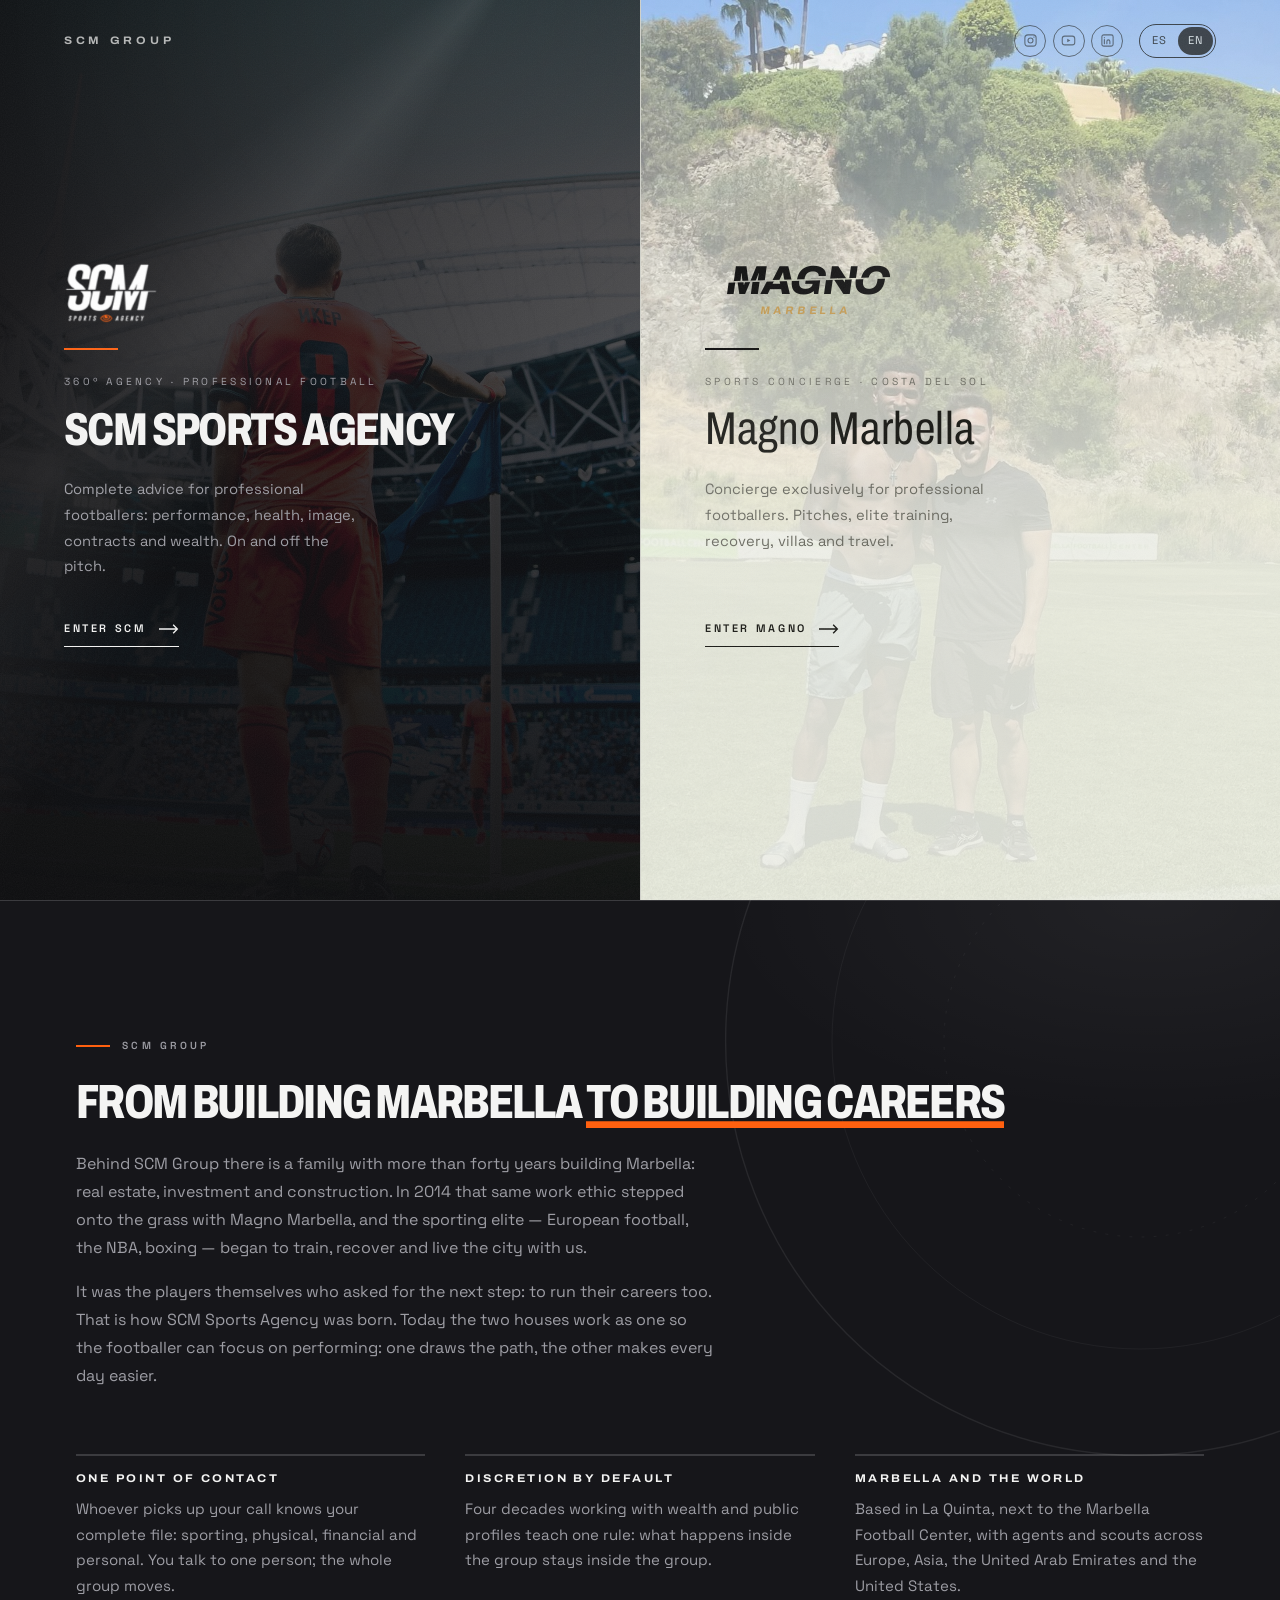
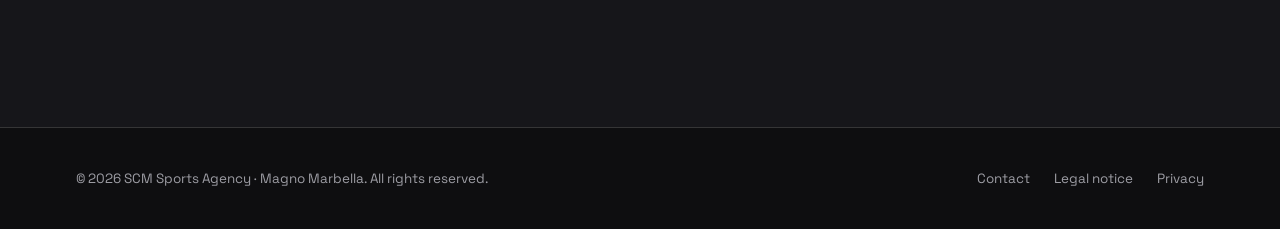
<file: index.html>
<!DOCTYPE html>
<html lang="es">
  <head>
    <meta charset="utf-8" />
    <meta name="viewport" content="width=device-width, initial-scale=1" />
    <title>SCM Sports Agency · Magno Marbella</title>
    <meta
      name="description"
      content="SCM Sports Agency y Magno Marbella. Agencia 360º de futbolistas profesionales y concierge deportivo en la Costa del Sol."
    />
    <meta name="theme-color" content="#0e0e10" />

    <meta property="og:type" content="website" />
    <meta property="og:title" content="SCM Sports Agency · Magno Marbella" />
    <meta
      property="og:description"
      content="Agencia 360º de futbolistas profesionales y concierge deportivo en la Costa del Sol."
    />
    <meta property="og:image" content="assets/img/og-grupo.jpg" />

    <link rel="icon" href="assets/img/favicon.svg" type="image/svg+xml" />
    <link rel="stylesheet" href="assets/css/fonts.css" />
    <link rel="stylesheet" href="assets/css/base.css" />
    <link rel="stylesheet" href="assets/css/hub.css" />
    <link rel="stylesheet" href="assets/css/photos.css" />
  </head>

  <body class="page-hub">
    <a class="skip-link" href="#main">Saltar al contenido</a>

    <header class="hub-header">
      <p class="hub-header__group" data-i18n="group.name">SCM Group</p>

      <div class="hub-header__controls">
        <div class="hub-header__social">
          <a href="https://www.instagram.com/scmsportsagency/" rel="noopener" aria-label="Instagram">
            <svg viewBox="0 0 24 24" fill="none" aria-hidden="true">
              <rect x="3" y="3" width="18" height="18" rx="5" stroke="currentColor" stroke-width="1.7" />
              <circle cx="12" cy="12" r="4" stroke="currentColor" stroke-width="1.7" />
              <circle cx="17.5" cy="6.5" r="1.1" fill="currentColor" />
            </svg>
          </a>
          <a href="https://www.youtube.com/@scmsportsagency" rel="noopener" aria-label="YouTube">
            <svg viewBox="0 0 24 24" fill="none" aria-hidden="true">
              <rect x="2" y="5" width="20" height="14" rx="4" stroke="currentColor" stroke-width="1.7" />
              <path d="M10 9.2l5 2.8-5 2.8V9.2z" fill="currentColor" />
            </svg>
          </a>
          <a
            href="https://www.linkedin.com/company/scm-sports-agency/"
            rel="noopener"
            aria-label="LinkedIn"
          >
            <svg viewBox="0 0 24 24" fill="none" aria-hidden="true">
              <rect x="3" y="3" width="18" height="18" rx="3" stroke="currentColor" stroke-width="1.7" />
              <path d="M7 10.5V17M7 7.4v.1" stroke="currentColor" stroke-width="1.8" stroke-linecap="round" />
              <path
                d="M11 17v-3.6a2.4 2.4 0 014.8 0V17"
                stroke="currentColor"
                stroke-width="1.7"
                stroke-linecap="round"
              />
            </svg>
          </a>
        </div>

        <div class="lang-switch" role="group" data-i18n-attr="aria-label:nav.lang" aria-label="Idioma">
          <button class="lang-switch__btn" type="button" data-lang-btn="es" aria-pressed="true">
            <span>ES</span>
          </button>
          <button class="lang-switch__btn" type="button" data-lang-btn="en" aria-pressed="false">
            <span>EN</span>
          </button>
        </div>
      </div>
    </header>

    <main id="main">
      <div class="split">
        <!-- ------------------------------------------------------- SCM -->
        <a class="panel panel--scm" href="scm/">
          <span class="panel__bg" aria-hidden="true"></span>
          <span class="panel__veil" aria-hidden="true"></span>

          <img
            class="panel__logo"
            src="assets/img/logo-scm-light.png"
            alt="SCM Sports Agency"
            width="483"
            height="319"
          />
          <span class="panel__rule" aria-hidden="true"></span>
          <span class="panel__eyebrow" data-i18n="scm.eyebrow">Agencia 360º · Fútbol profesional</span>
          <h1 class="panel__title" data-i18n="scm.title">SCM Sports Agency</h1>
          <span class="panel__desc" data-i18n="scm.desc">
            Asesoramiento integral a futbolistas profesionales.
          </span>
          <span class="panel__cta">
            <span data-i18n="scm.cta">Entrar en SCM</span>
            <svg viewBox="0 0 24 12" fill="none" aria-hidden="true">
              <path d="M0 6h22M17 1l5 5-5 5" stroke="currentColor" stroke-width="1.6" />
            </svg>
          </span>
        </a>

        <!-- ----------------------------------------------------- MAGNO -->
        <a class="panel panel--magno" href="magno/">
          <span class="panel__bg" aria-hidden="true"></span>
          <span class="panel__veil" aria-hidden="true"></span>

          <img class="panel__logo" src="assets/img/logo-magno-dark.svg" alt="Magno Marbella" />
          <span class="panel__rule" aria-hidden="true"></span>
          <span class="panel__eyebrow" data-i18n="magno.eyebrow">
            Concierge deportivo · Costa del Sol
          </span>
          <h2 class="panel__title" data-i18n="magno.title">Magno Marbella</h2>
          <span class="panel__desc" data-i18n="magno.desc">
            Concierge en exclusiva para futbolistas profesionales.
          </span>
          <span class="panel__cta">
            <span data-i18n="magno.cta">Entrar en Magno</span>
            <svg viewBox="0 0 24 12" fill="none" aria-hidden="true">
              <path d="M0 6h22M17 1l5 5-5 5" stroke="currentColor" stroke-width="1.6" />
            </svg>
          </span>
        </a>
      </div>

      <!-- --------------------------------------------------- el grupo -->
      <section class="group section">
        <div class="container">
          <p class="group__eyebrow" data-i18n="group.eyebrow" data-reveal>El grupo</p>
          <h2 class="group__lead" data-i18n-html="group.lead" data-reveal>
            De construir Marbella <em>a construir carreras</em>
          </h2>
          <p class="group__text" data-i18n="group.text" data-reveal>
            Detrás de SCM Group hay una familia con más de cuarenta años levantando proyectos en Marbella.
          </p>
          <p class="group__text" data-i18n="group.text2" data-reveal>
            Fueron los propios jugadores quienes pidieron el siguiente paso: así nace SCM Sports Agency.
          </p>

          <div class="group__points">
            <article class="group__point" data-reveal>
              <h3 data-i18n="group.p1.title">Un solo interlocutor</h3>
              <p data-i18n="group.p1.text">Tú hablas con una persona; el grupo se mueve entero.</p>
            </article>
            <article class="group__point" data-reveal style="--reveal-delay: 0.1s">
              <h3 data-i18n="group.p2.title">Discreción por defecto</h3>
              <p data-i18n="group.p2.text">Lo que pasa dentro del grupo se queda dentro del grupo.</p>
            </article>
            <article class="group__point" data-reveal style="--reveal-delay: 0.2s">
              <h3 data-i18n="group.p3.title">Marbella y el mundo</h3>
              <p data-i18n="group.p3.text">Base en La Quinta, junto al Marbella Football Center, con red internacional.</p>
            </article>
          </div>
        </div>
      </section>
    </main>

    <footer class="hub-footer">
      <div class="container hub-footer__row">
        <p>
          &copy; <span data-year>2026</span> SCM Sports Agency · Magno Marbella.
          <span data-i18n="footer.rights">Todos los derechos reservados.</span>
        </p>
        <nav>
          <ul style="display: flex; gap: 1.5rem; flex-wrap: wrap">
            <li><a href="scm/#contacto" data-i18n="footer.contact">Contacto</a></li>
            <li><a href="legal.html" data-i18n="footer.legal">Aviso legal</a></li>
            <li><a href="privacidad.html" data-i18n="footer.privacy">Privacidad</a></li>
          </ul>
        </nav>
      </div>
    </footer>

    <script src="assets/js/i18n-hub.js"></script>
    <script src="assets/js/i18n.js"></script>
    <script src="assets/js/site.js"></script>
  </body>
</html>
</file>
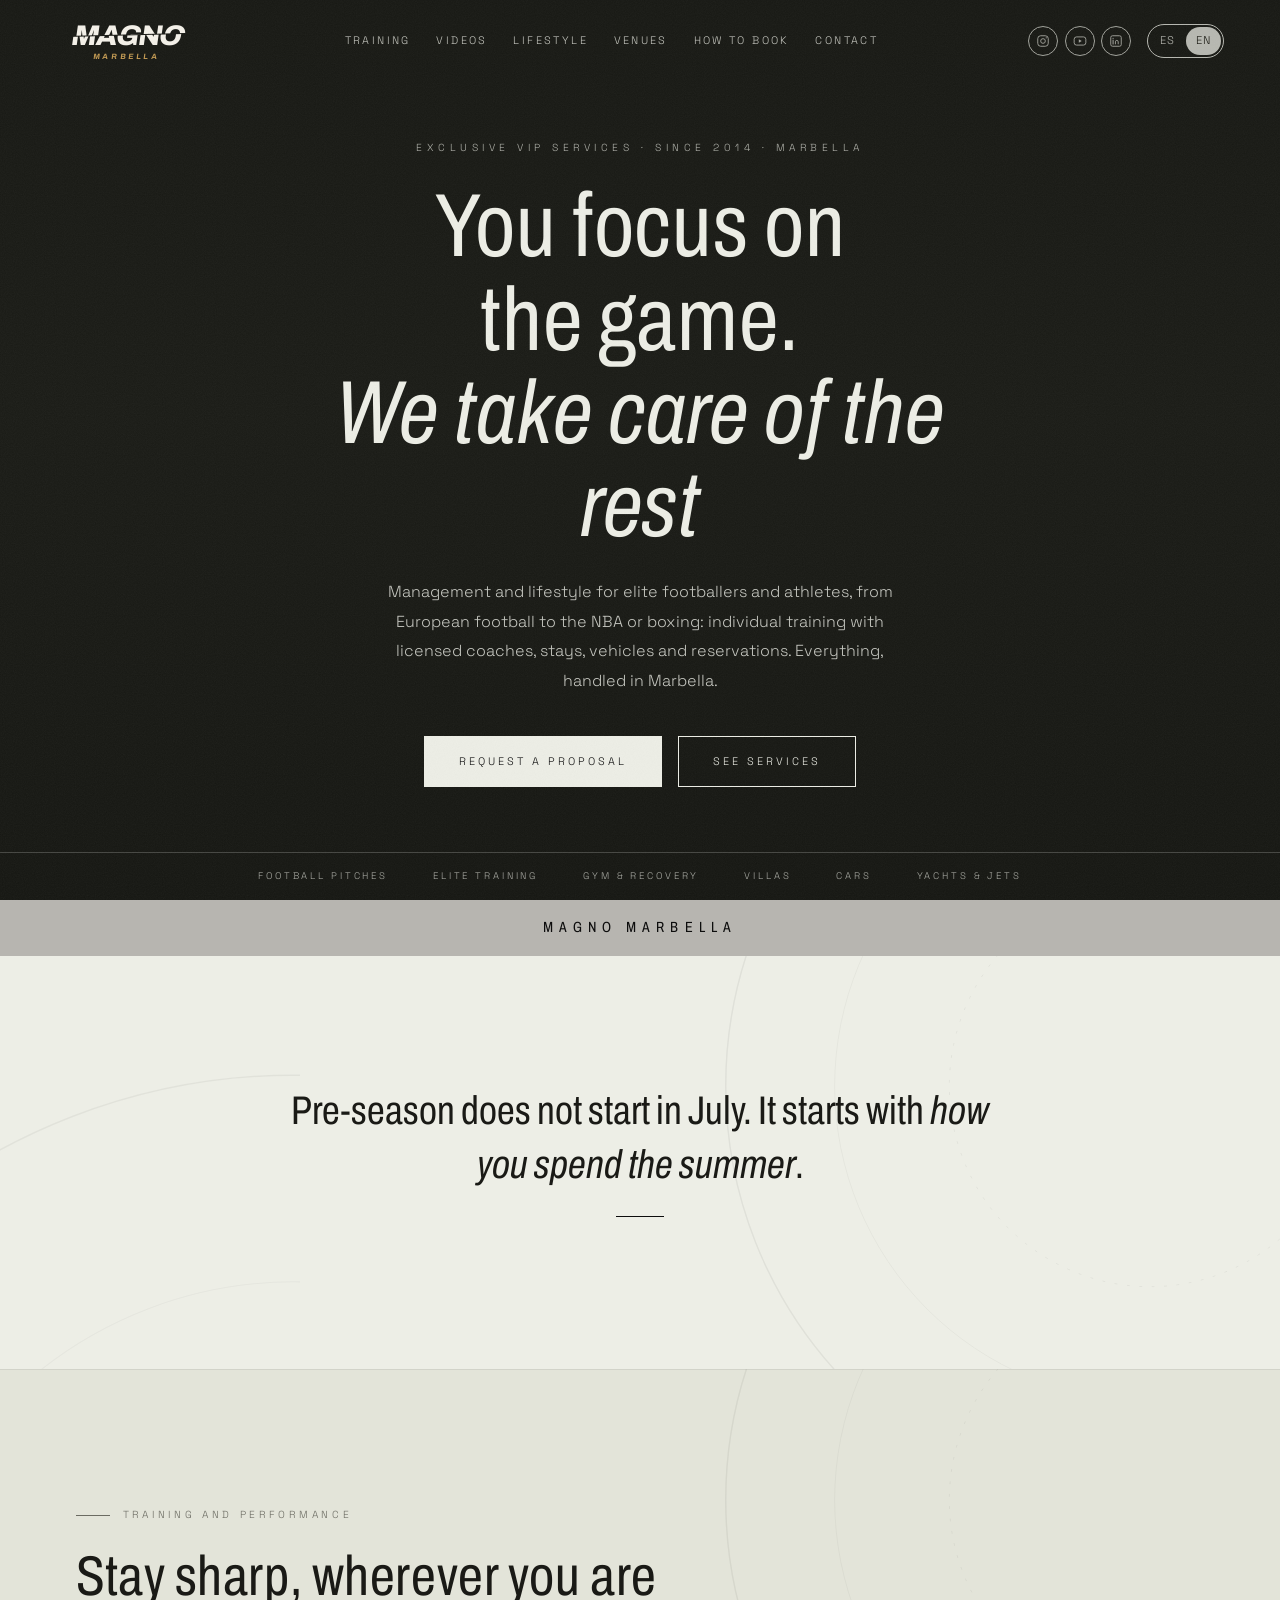
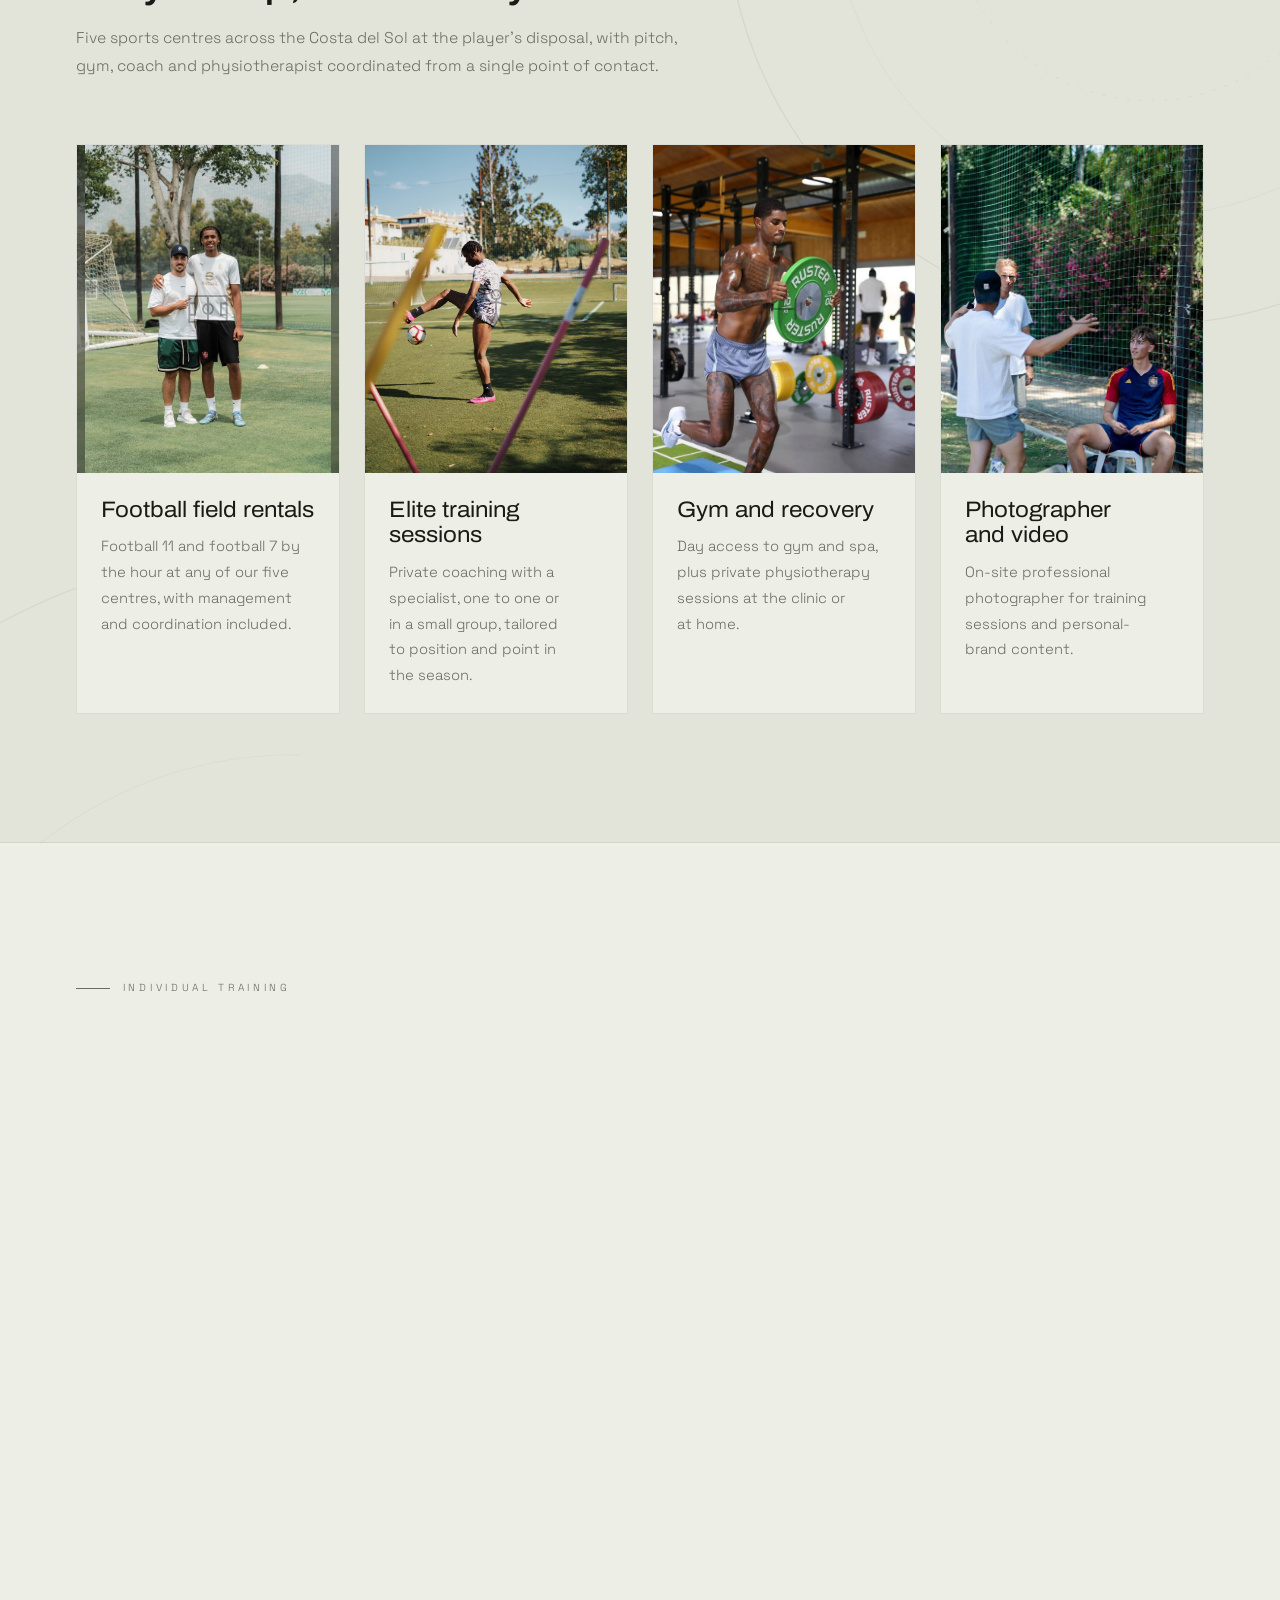
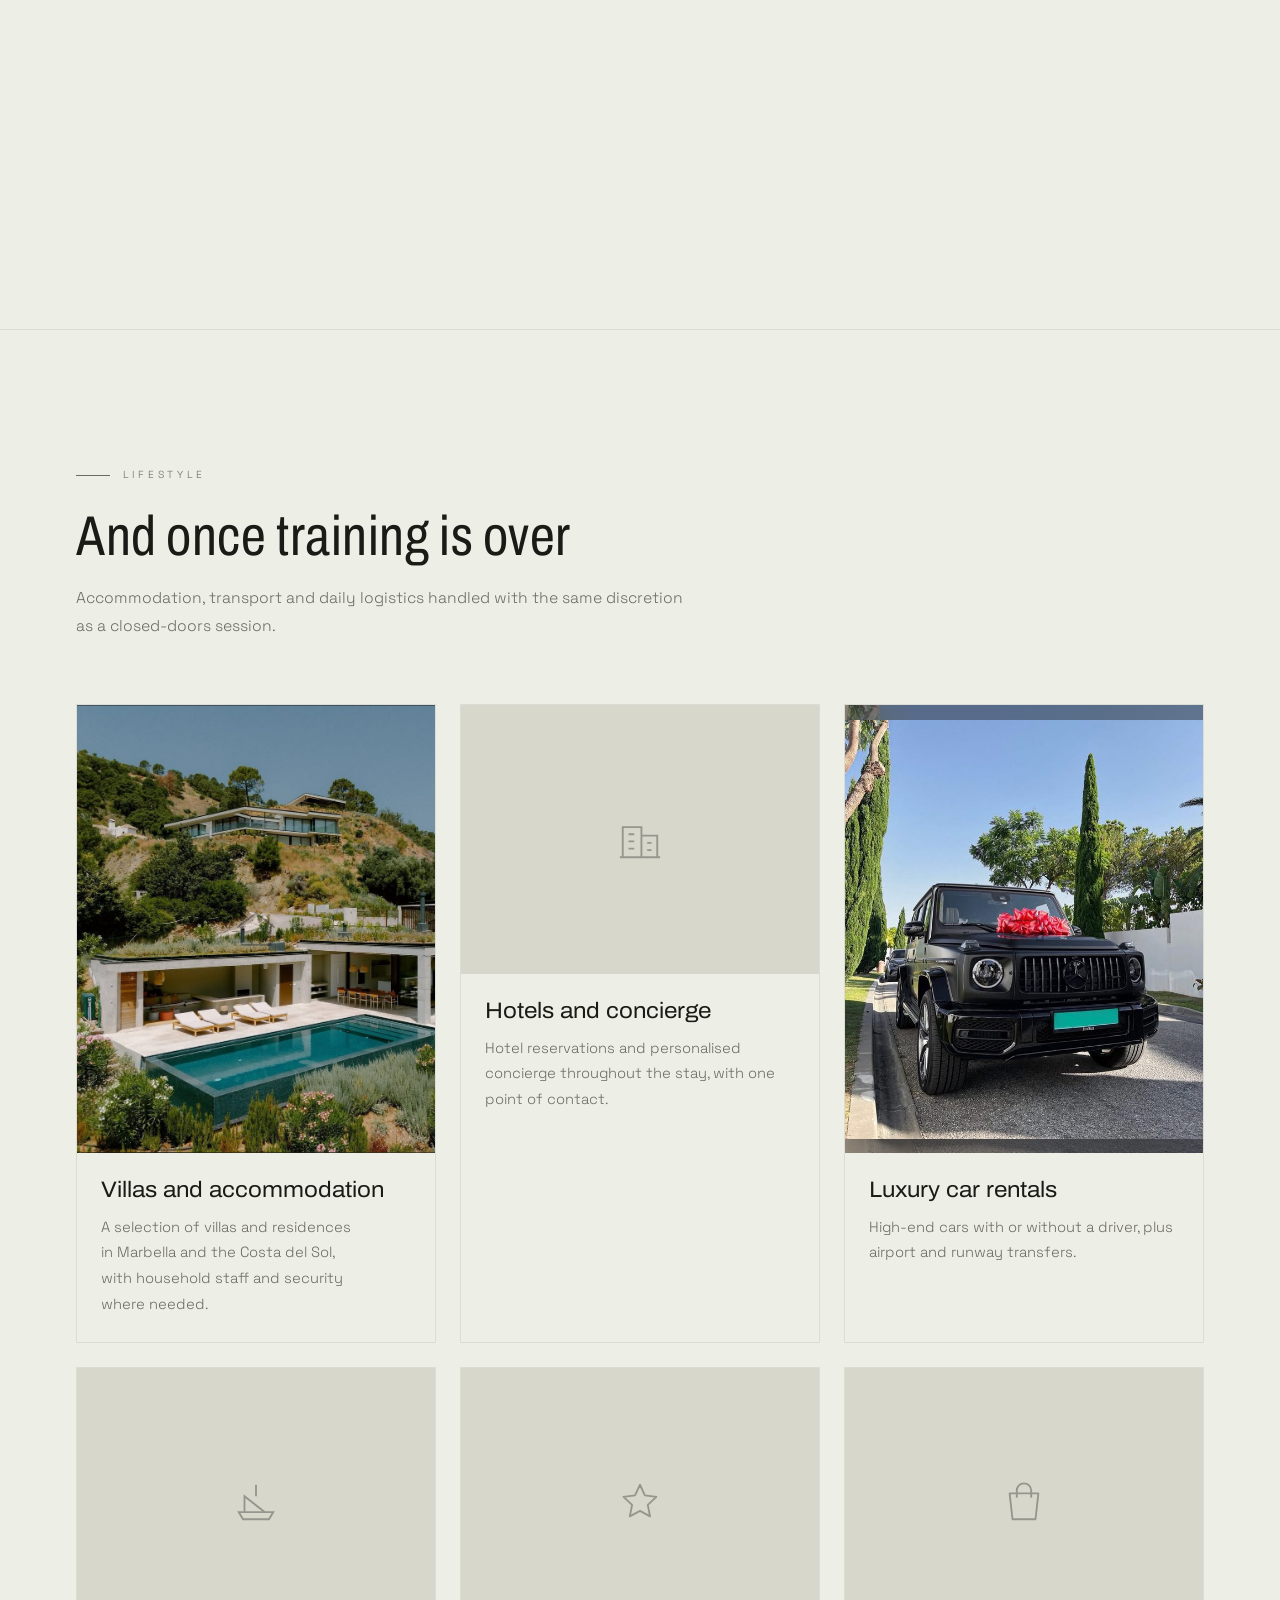
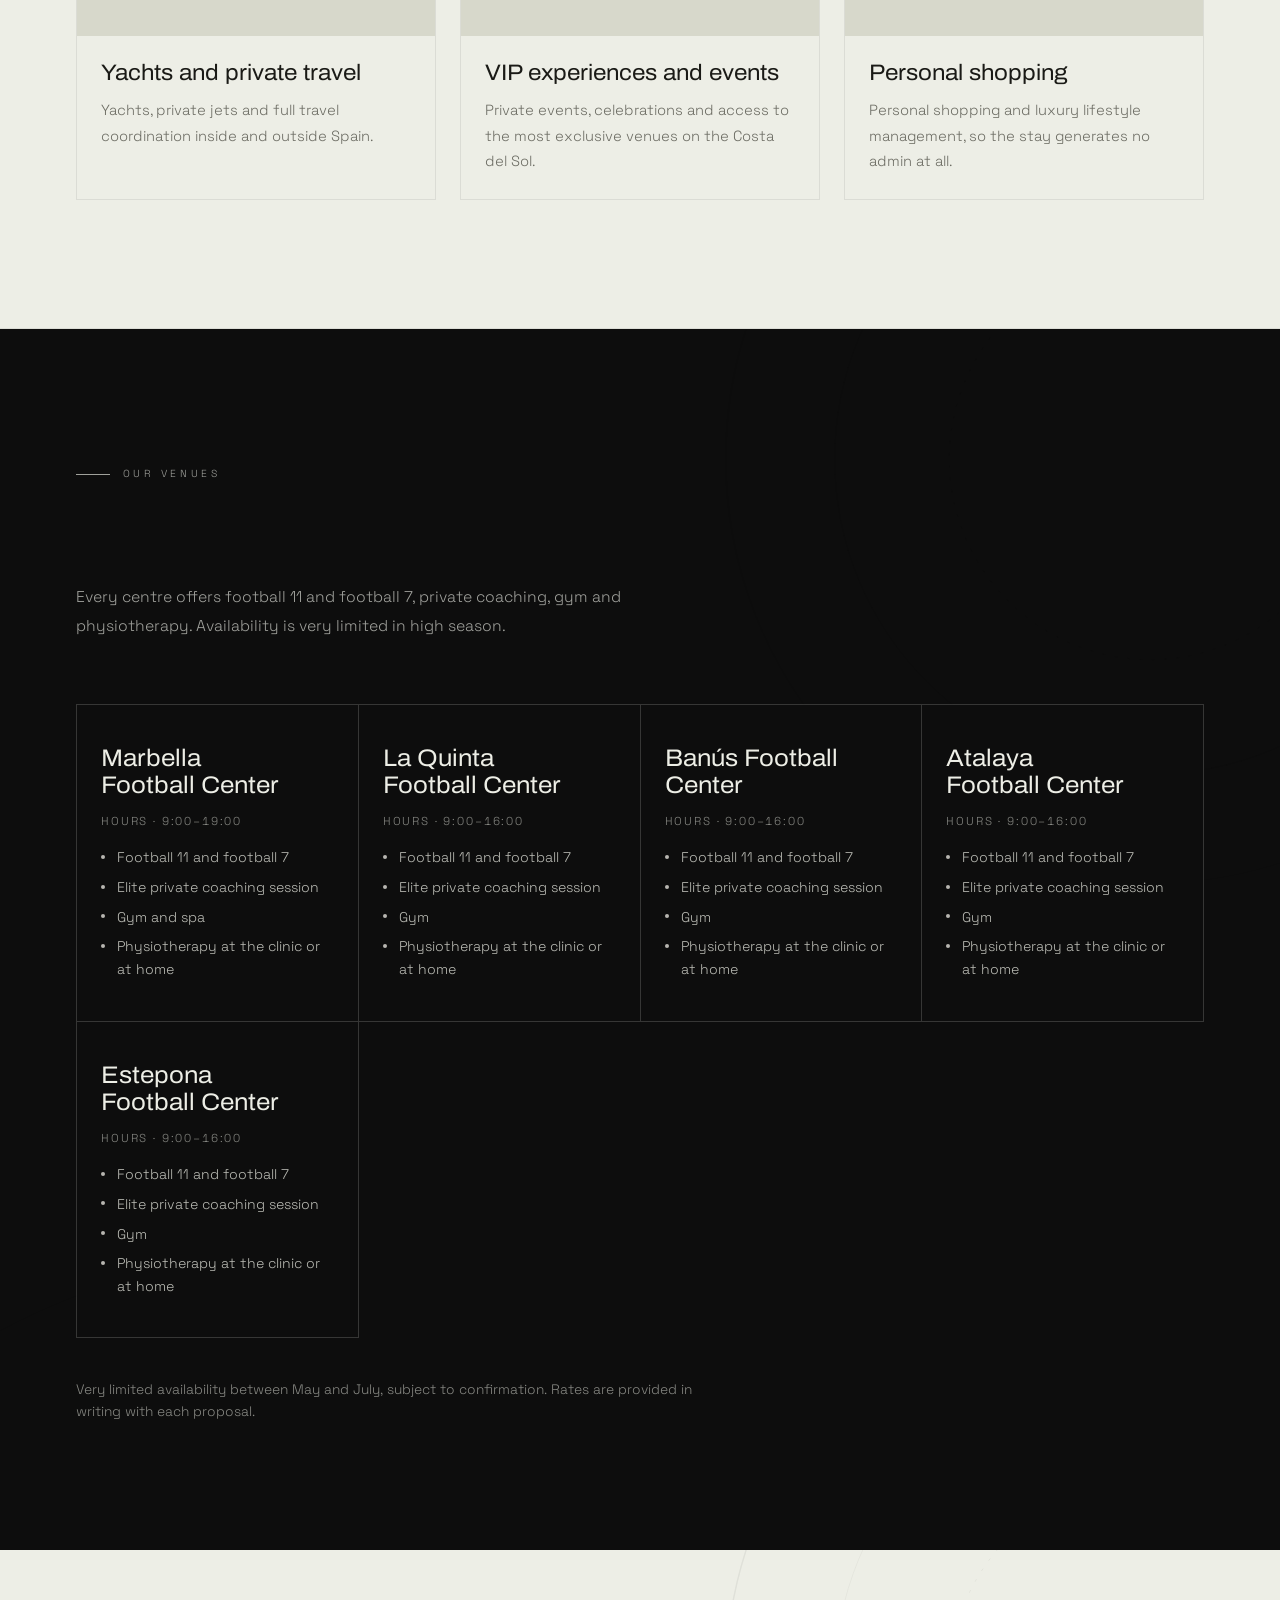
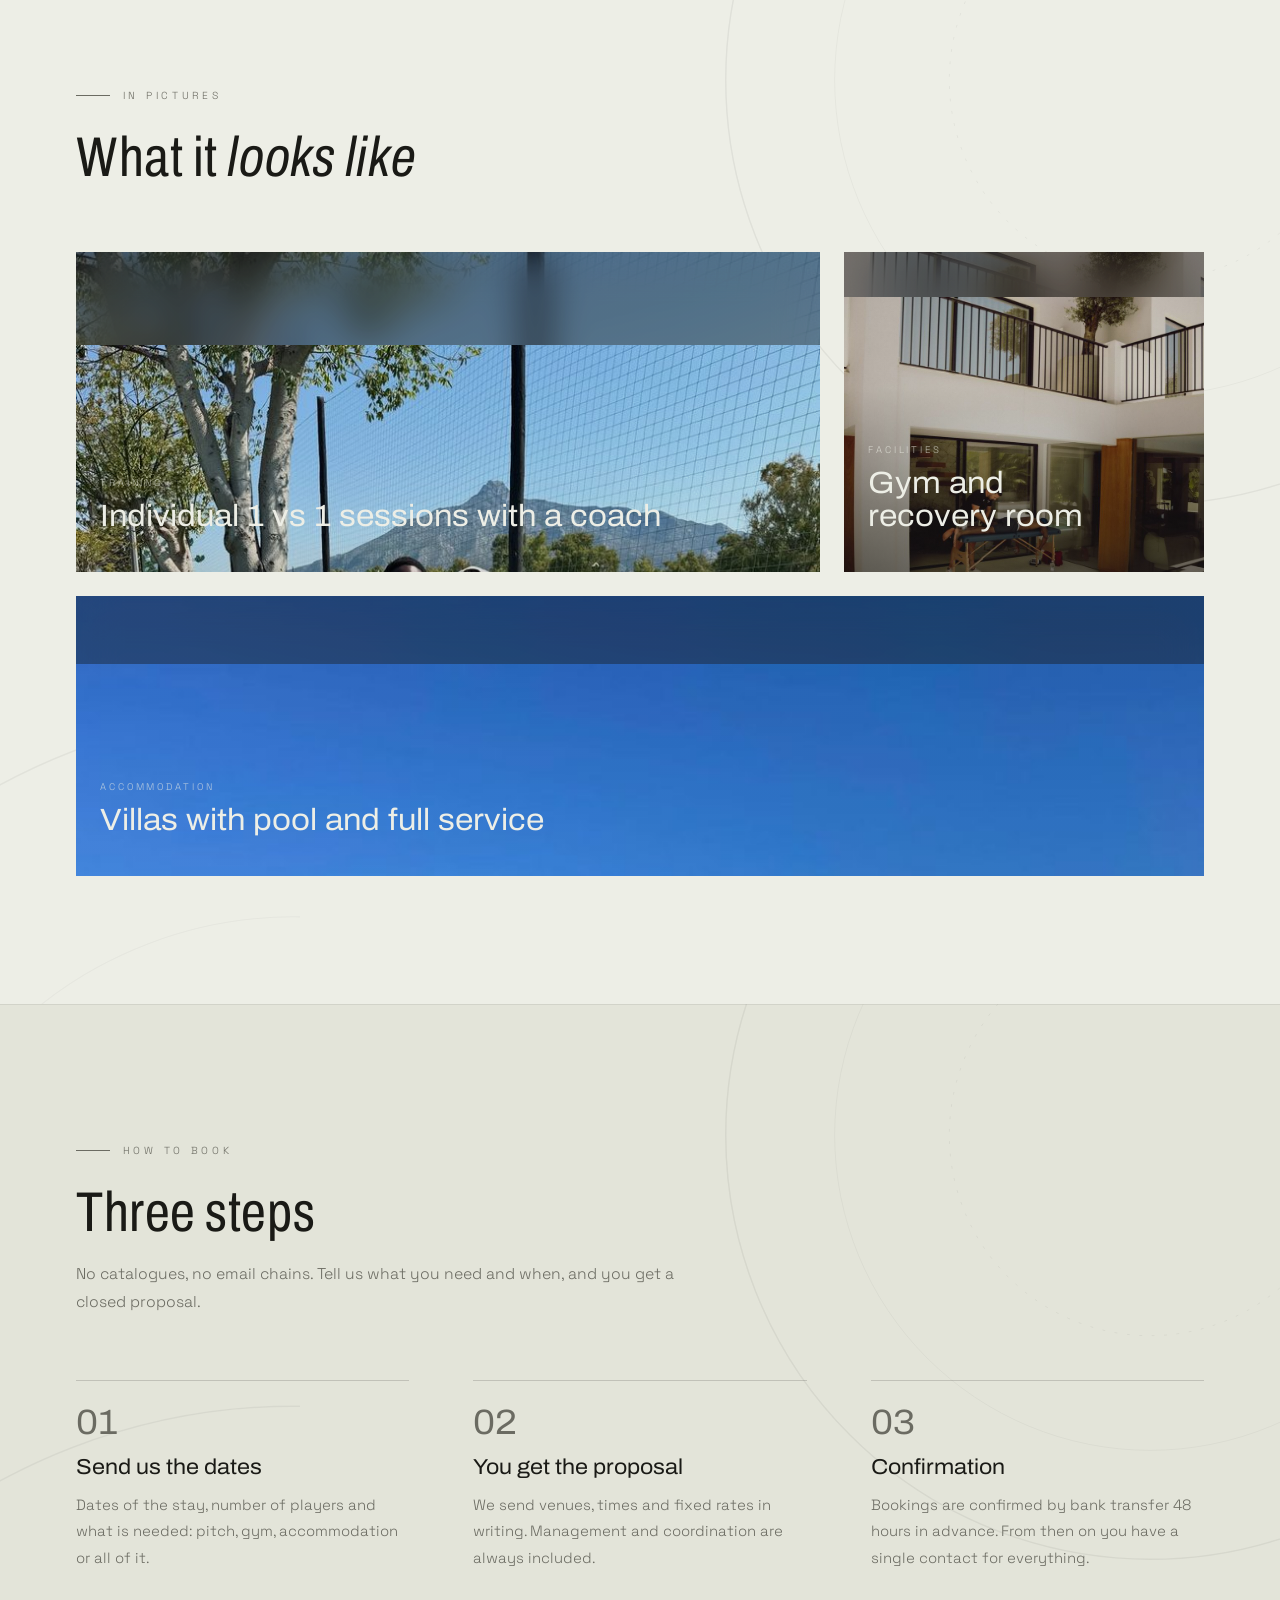
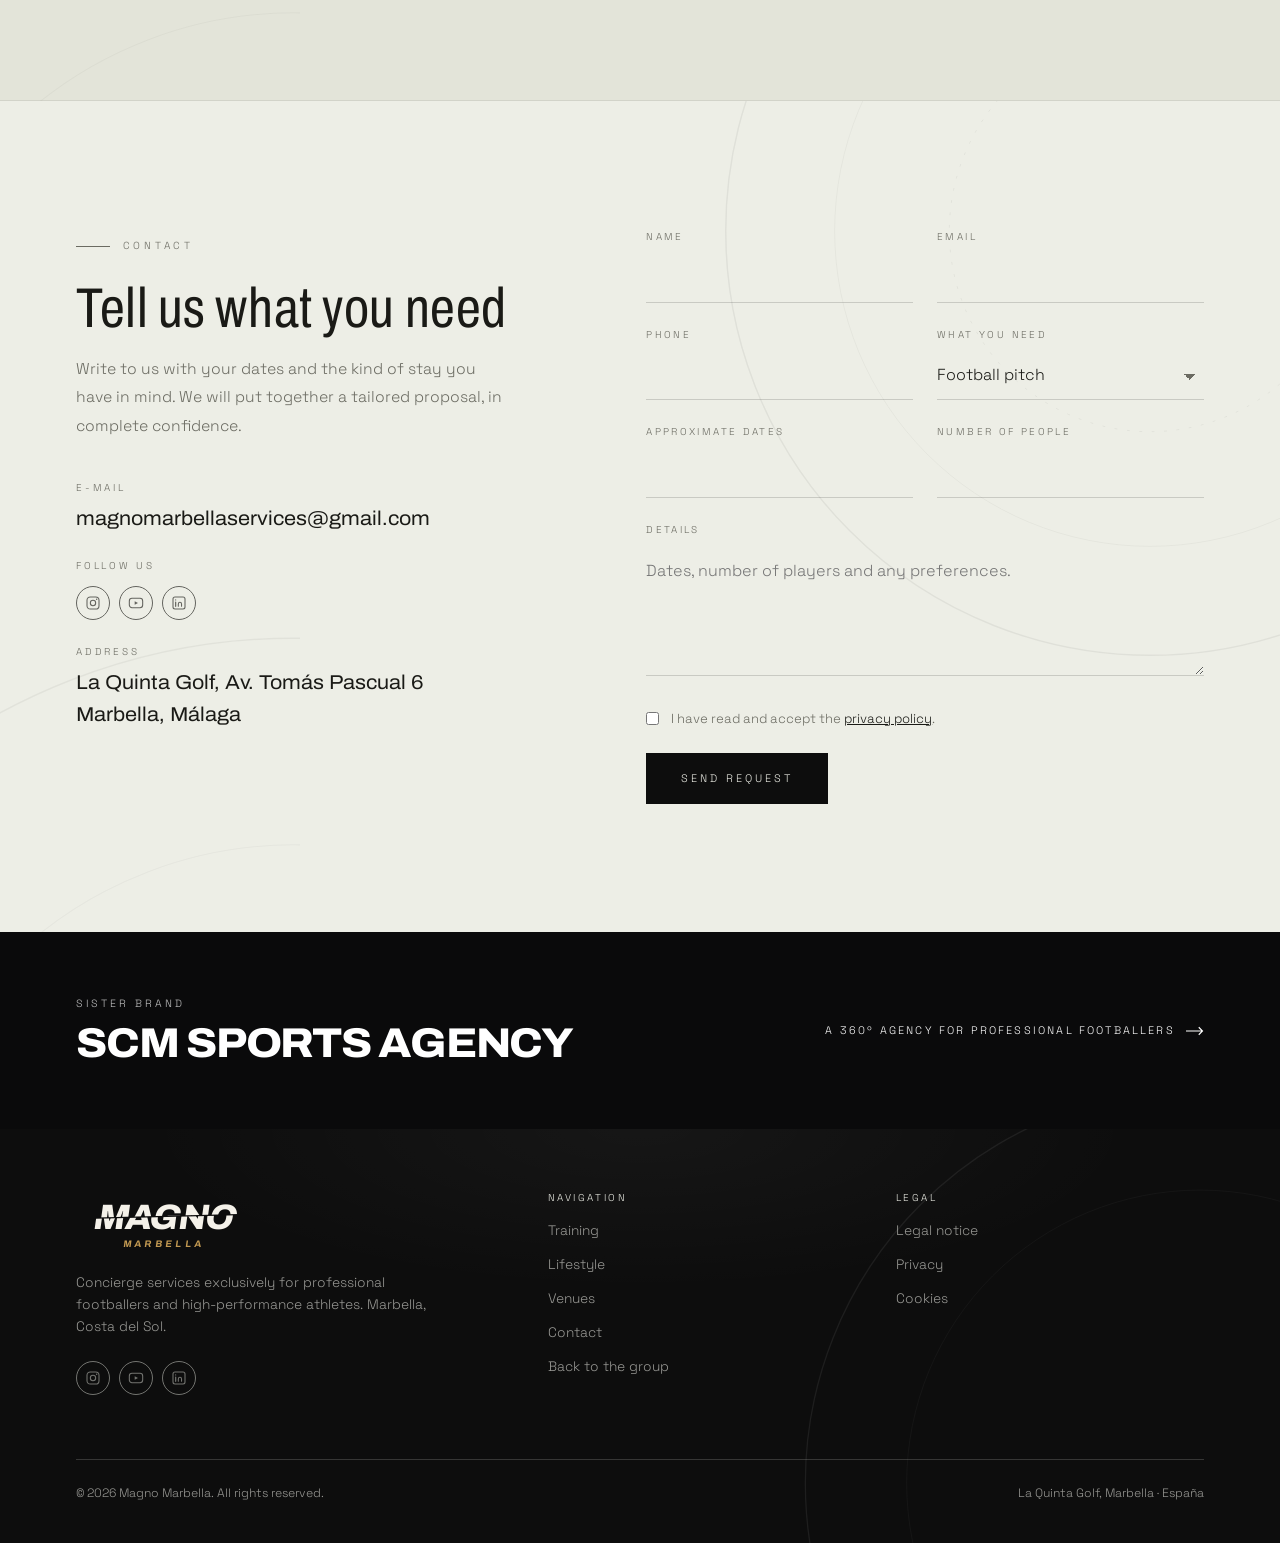
<file: magno/index.html>
<!DOCTYPE html>
<html lang="es">
  <head>
    <meta charset="utf-8" />
    <meta name="viewport" content="width=device-width, initial-scale=1" />
    <title>Magno Marbella — Concierge para futbolistas profesionales</title>
    <meta
      name="description"
      content="Concierge exclusivo para futbolistas profesionales en Marbella y la Costa del Sol. Alquiler de campos, entrenamiento de élite, gimnasio y recuperación, villas, vehículos, náutica y aviación privada."
    />
    <meta name="theme-color" content="#edeee6" />

    <meta property="og:type" content="website" />
    <meta property="og:title" content="Magno Marbella" />
    <meta
      property="og:description"
      content="You focus on the game. We take care of the rest. Concierge para futbolistas profesionales."
    />
    <meta property="og:image" content="../assets/img/og-magno.jpg" />

    <link rel="icon" href="../assets/img/favicon-magno.svg" type="image/svg+xml" />
    <link rel="stylesheet" href="../assets/css/fonts.css" />
    <link rel="stylesheet" href="../assets/css/base.css" />
    <link rel="stylesheet" href="../assets/css/magno.css" />
    <link rel="stylesheet" href="../assets/css/photos.css" />
  </head>

  <body class="page-magno">
    <a class="skip-link" href="#main">Saltar al contenido</a>

    <!-- ==================================================== cabecera ==== -->
    <header class="header" data-header>
      <a class="brand" href="../">
        <img src="../assets/img/logo-magno.svg" alt="Magno Marbella" />
      </a>

      <nav class="nav" data-nav aria-label="Principal">
        <a class="nav__link" href="#entrenamiento" data-i18n="nav.training">Entrenamiento</a>
        <a class="nav__link" href="#videos" data-i18n="nav.videos">Vídeos</a>
        <a class="nav__link" href="#lifestyle" data-i18n="nav.lifestyle">Lifestyle</a>
        <a class="nav__link" href="#centros" data-i18n="nav.venues">Centros</a>
        <a class="nav__link" href="#reservar" data-i18n="nav.how">Cómo reservar</a>
        <a class="nav__link" href="#contacto" data-i18n="nav.contact">Contacto</a>
      </nav>

      <div class="header__actions">
        <div class="social">
          <a href="https://www.instagram.com/magnomarbella/" rel="noopener" aria-label="Instagram">
            <svg viewBox="0 0 24 24" fill="none" aria-hidden="true">
              <rect x="3" y="3" width="18" height="18" rx="5" stroke="currentColor" stroke-width="1.6" />
              <circle cx="12" cy="12" r="4" stroke="currentColor" stroke-width="1.6" />
              <circle cx="17.5" cy="6.5" r="1.1" fill="currentColor" />
            </svg>
          </a>
          <a href="https://www.youtube.com/@magnomarbella" rel="noopener" aria-label="YouTube">
            <svg viewBox="0 0 24 24" fill="none" aria-hidden="true">
              <rect x="2" y="5" width="20" height="14" rx="4" stroke="currentColor" stroke-width="1.6" />
              <path d="M10 9.2l5 2.8-5 2.8V9.2z" fill="currentColor" />
            </svg>
          </a>
          <a href="https://www.linkedin.com/company/magno-marbella/" rel="noopener" aria-label="LinkedIn">
            <svg viewBox="0 0 24 24" fill="none" aria-hidden="true">
              <rect x="3" y="3" width="18" height="18" rx="3" stroke="currentColor" stroke-width="1.6" />
              <path d="M7 10.5V17M7 7.4v.1" stroke="currentColor" stroke-width="1.8" stroke-linecap="round" />
              <path d="M11 17v-3.6a2.4 2.4 0 014.8 0V17" stroke="currentColor" stroke-width="1.6" stroke-linecap="round" />
            </svg>
          </a>
        </div>

        <div class="lang-switch" role="group" data-i18n-attr="aria-label:nav.lang" aria-label="Idioma">
          <button class="lang-switch__btn" type="button" data-lang-btn="es" aria-pressed="true">
            <span>ES</span>
          </button>
          <button class="lang-switch__btn" type="button" data-lang-btn="en" aria-pressed="false">
            <span>EN</span>
          </button>
        </div>

        <button
          class="nav-toggle"
          type="button"
          data-nav-toggle
          aria-expanded="false"
          data-i18n-attr="aria-label:nav.menu"
          aria-label="Menú"
        >
          <span></span>
        </button>
      </div>
    </header>

    <main id="main">
      <!-- ==================================================== hero ==== -->
      <section class="hero">
        <div class="hero__bg" aria-hidden="true"></div>
        <div class="hero__veil" aria-hidden="true"></div>

        <div class="container container--narrow">
          <p class="hero__eyebrow" data-i18n="hero.eyebrow">
            Exclusive VIP Services · Since 2014 · Marbella
          </p>
          <h1 class="hero__title" data-i18n-html="hero.title">
            Tú céntrate en el juego.<br /><em>Del resto nos ocupamos nosotros</em>
          </h1>
          <p class="hero__lead" data-i18n="hero.lead">
            Management y lifestyle para futbolistas y atletas de élite, del fútbol europeo
            a la NBA o el boxeo: entrenamiento individual con técnicos licenciados,
            estancias, vehículos y reservas. Todo, resuelto en Marbella.
          </p>
          <div class="hero__actions">
            <a class="btn btn--primary" href="#contacto" data-i18n="hero.cta1">
              Solicitar propuesta
            </a>
            <a class="btn btn--ghost" href="#entrenamiento" data-i18n="hero.cta2">Ver servicios</a>
          </div>
        </div>

        <div class="hero__ticker" aria-hidden="true">
          <ul>
            <li data-i18n="hero.t1">Campos de fútbol</li>
            <li data-i18n="hero.t2">Entrenamiento de élite</li>
            <li data-i18n="hero.t3">Gimnasio y recuperación</li>
            <li data-i18n="hero.t4">Villas</li>
            <li data-i18n="hero.t5">Vehículos</li>
            <li data-i18n="hero.t6">Náutica y jets</li>
          </ul>
        </div>
      </section>

      <p class="band">Magno Marbella</p>

      <!-- =============================================== manifiesto ==== -->
      <section class="section manifesto">
        <div class="container container--narrow">
          <p data-i18n-html="manifesto.text" data-reveal>
            La pretemporada no empieza en julio. Empieza en <em>cómo pasas el verano</em>.
          </p>
          <div class="rule" data-reveal></div>
        </div>
      </section>

      <!-- ============================================ entrenamiento ==== -->
      <section class="section services" id="entrenamiento">
        <div class="container">
          <p class="eyebrow" data-i18n="training.section" data-reveal>
            Entrenamiento y rendimiento
          </p>
          <h2 class="section__title" data-i18n="training.title" data-reveal>
            Seguir en forma, estés donde estés
          </h2>
          <p class="section__lead" data-i18n="training.lead" data-reveal>
            Cinco centros deportivos en la Costa del Sol a disposición del jugador.
          </p>

          <div class="services__grid services__grid--four">
            <article class="service" data-reveal>
              <div class="service__media">
                <div class="photo photo--full" style="--photo: var(--photo-train1); --photo-ratio: 4 / 5"></div>
                <svg class="service__icon" viewBox="0 0 32 32" fill="none" aria-hidden="true">
                <rect x="3" y="7" width="26" height="18" stroke="currentColor" stroke-width="1.3" />
                <path d="M16 7v18" stroke="currentColor" stroke-width="1.3" />
                <circle cx="16" cy="16" r="3.5" stroke="currentColor" stroke-width="1.3" />
                <path d="M3 12h4v8H3M29 12h-4v8h4" stroke="currentColor" stroke-width="1.3" />
              </svg>
              </div>
              <div class="service__body">
                <h3 class="service__title" data-i18n="training.1.title">Alquiler de campos</h3>
                <p class="service__text" data-i18n="training.1.text">
                Fútbol 11 y fútbol 7 por horas en cualquiera de nuestros centros.
              </p>
              </div>
            </article>

            <article class="service" data-reveal style="--reveal-delay: 0.06s">
              <div class="service__media">
                <div class="photo photo--full" style="--photo: var(--photo-train2); --photo-ratio: 4 / 5"></div>
                <svg class="service__icon" viewBox="0 0 32 32" fill="none" aria-hidden="true">
                <circle cx="16" cy="6" r="3.2" stroke="currentColor" stroke-width="1.3" />
                <path
                  d="M16 10v9M16 19l-5 10M16 19l5 10M9 13l7-2 7 2"
                  stroke="currentColor"
                  stroke-width="1.3"
                  stroke-linecap="round"
                />
              </svg>
              </div>
              <div class="service__body">
                <h3 class="service__title" data-i18n="training.2.title">Sesiones de élite</h3>
                <p class="service__text" data-i18n="training.2.text">
                Entrenamiento privado con técnico especializado.
              </p>
              </div>
            </article>

            <article class="service" data-reveal style="--reveal-delay: 0.12s">
              <div class="service__media">
                <div class="photo photo--full" style="--photo: var(--photo-train3); --photo-ratio: 4 / 5"></div>
                <svg class="service__icon" viewBox="0 0 32 32" fill="none" aria-hidden="true">
                <path
                  d="M4 12v8M8 9v14M24 9v14M28 12v8M8 16h16"
                  stroke="currentColor"
                  stroke-width="1.3"
                  stroke-linecap="round"
                />
              </svg>
              </div>
              <div class="service__body">
                <h3 class="service__title" data-i18n="training.3.title">Gimnasio y recuperación</h3>
                <p class="service__text" data-i18n="training.3.text">
                Gimnasio, spa y fisioterapia en clínica o a domicilio.
              </p>
              </div>
            </article>

            <article class="service" data-reveal style="--reveal-delay: 0.18s">
              <div class="service__media">
                <div class="photo photo--full" style="--photo: var(--photo-train4); --photo-ratio: 4 / 5"></div>
                <svg class="service__icon" viewBox="0 0 32 32" fill="none" aria-hidden="true">
                <rect x="3" y="9" width="26" height="17" stroke="currentColor" stroke-width="1.3" />
                <path d="M11 9l2-3h6l2 3" stroke="currentColor" stroke-width="1.3" />
                <circle cx="16" cy="17" r="5" stroke="currentColor" stroke-width="1.3" />
              </svg>
              </div>
              <div class="service__body">
                <h3 class="service__title" data-i18n="training.4.title">Fotógrafo y vídeo</h3>
                <p class="service__text" data-i18n="training.4.text">
                Fotógrafo profesional en pista, bajo petición.
              </p>
              </div>
            </article>
          </div>
        </div>
      </section>

      <!-- ==================================================== reels ====
           Vídeos de Instagram de Magno. Sustituir cada href por la URL del
           reel y su portada en assets/css/photos.css. -->
      <section class="section services" id="videos">
        <div class="container">
          <p class="eyebrow" data-i18n="reels.section" data-reveal>Entrenamiento individual</p>
          <h2 class="section__title" data-i18n-html="reels.title" data-reveal>
            Así es una <em>sesión</em>
          </h2>
          <p class="section__lead" data-i18n="reels.lead" data-reveal>
            Grabamos el trabajo de cada jugador y lo publicamos en nuestro Instagram.
          </p>

          <div class="reels__grid">
            <a class="reel" href="https://www.instagram.com/magnomarbella/reels/" rel="noopener" data-reveal>
              <div class="photo" style="--photo: var(--photo-reel1)"></div>
              <span class="reel__play" aria-hidden="true">
                <svg viewBox="0 0 24 24" fill="currentColor"><path d="M7 4l13 8-13 8V4z" /></svg>
              </span>
              <span class="reel__body">
                <span class="reel__label" data-i18n="reels.1.label">1 vs 1</span>
                <span class="reel__title" data-i18n="reels.1.title">Sesión individual con técnico</span>
              </span>
            </a>

            <a class="reel" href="https://www.instagram.com/magnomarbella/reels/" rel="noopener" data-reveal style="--reveal-delay: 0.06s">
              <div class="photo" style="--photo: var(--photo-reel2)"></div>
              <span class="reel__play" aria-hidden="true">
                <svg viewBox="0 0 24 24" fill="currentColor"><path d="M7 4l13 8-13 8V4z" /></svg>
              </span>
              <span class="reel__body">
                <span class="reel__label" data-i18n="reels.2.label">Fuerza</span>
                <span class="reel__title" data-i18n="reels.2.title">Trabajo de gimnasio</span>
              </span>
            </a>

            <a class="reel" href="https://www.instagram.com/magnomarbella/reels/" rel="noopener" data-reveal style="--reveal-delay: 0.12s">
              <div class="photo" style="--photo: var(--photo-reel3)"></div>
              <span class="reel__play" aria-hidden="true">
                <svg viewBox="0 0 24 24" fill="currentColor"><path d="M7 4l13 8-13 8V4z" /></svg>
              </span>
              <span class="reel__body">
                <span class="reel__label" data-i18n="reels.3.label">Finalización</span>
                <span class="reel__title" data-i18n="reels.3.title">Series de disparo a puerta</span>
              </span>
            </a>

            <a class="reel" href="https://www.instagram.com/magnomarbella/reels/" rel="noopener" data-reveal style="--reveal-delay: 0.18s">
              <div class="photo" style="--photo: var(--photo-reel4)"></div>
              <span class="reel__play" aria-hidden="true">
                <svg viewBox="0 0 24 24" fill="currentColor"><path d="M7 4l13 8-13 8V4z" /></svg>
              </span>
              <span class="reel__body">
                <span class="reel__label" data-i18n="reels.4.label">Recuperación</span>
                <span class="reel__title" data-i18n="reels.4.title">Fisioterapia y descarga</span>
              </span>
            </a>
          </div>

          <p class="reels__more" data-reveal>
            <a class="btn btn--primary" href="https://www.instagram.com/magnomarbella/" rel="noopener" data-i18n="reels.cta">
              Ver todos en Instagram
            </a>
          </p>
        </div>
      </section>

      <!-- --------------------------------------------------- lifestyle -->
      <section class="section services" id="lifestyle">
        <div class="container">
          <p class="eyebrow" data-i18n="lifestyle.section" data-reveal>Lifestyle</p>
          <h2 class="section__title" data-i18n="lifestyle.title" data-reveal>
            Y cuando acaba el entrenamiento
          </h2>
          <p class="section__lead" data-i18n="lifestyle.lead" data-reveal>
            Alojamiento, transporte y agenda resueltos con la misma discreción.
          </p>

          <div class="services__grid">
            <article class="service" data-reveal>
              <div class="service__media">
                <div class="photo photo--full" style="--photo: var(--photo-life1); --photo-ratio: 4 / 5"></div>
                <svg class="service__icon" viewBox="0 0 32 32" fill="none" aria-hidden="true">
                <path d="M3 15L16 5l13 10" stroke="currentColor" stroke-width="1.3" />
                <path d="M6 14v13h20V14" stroke="currentColor" stroke-width="1.3" />
                <path d="M13 27v-8h6v8" stroke="currentColor" stroke-width="1.3" />
              </svg>
              </div>
              <div class="service__body">
                <h3 class="service__title" data-i18n="lifestyle.1.title">Villas y alojamiento</h3>
                <p class="service__text" data-i18n="lifestyle.1.text">
                Villas y residencias en Marbella y la Costa del Sol.
              </p>
              </div>
            </article>

            <article class="service" data-reveal style="--reveal-delay: 0.06s">
              <div class="service__media">
                <div class="photo" style="--photo: var(--photo-life2)"></div>
                <svg class="service__icon" viewBox="0 0 32 32" fill="none" aria-hidden="true">
                <path d="M4 28V7h13v21M17 28V13h11v15M2 28h28" stroke="currentColor" stroke-width="1.3" />
                <path d="M8 12h4M8 17h4M8 22h4M21 18h3M21 23h3" stroke="currentColor" stroke-width="1.3" />
              </svg>
              </div>
              <div class="service__body">
                <h3 class="service__title" data-i18n="lifestyle.2.title">Hoteles y concierge</h3>
                <p class="service__text" data-i18n="lifestyle.2.text">
                Reservas y concierge personalizado durante toda la estancia.
              </p>
              </div>
            </article>

            <article class="service" data-reveal style="--reveal-delay: 0.12s">
              <div class="service__media">
                <div class="photo photo--full" style="--photo: var(--photo-life3); --photo-ratio: 4 / 5"></div>
                <svg class="service__icon" viewBox="0 0 32 32" fill="none" aria-hidden="true">
                <path
                  d="M3 20v-4l3-6h20l3 6v4M3 20h26v4h-4v-4M7 24v-4H3v4"
                  stroke="currentColor"
                  stroke-width="1.3"
                  stroke-linejoin="round"
                />
                <circle cx="9" cy="20" r="2" stroke="currentColor" stroke-width="1.3" />
                <circle cx="23" cy="20" r="2" stroke="currentColor" stroke-width="1.3" />
              </svg>
              </div>
              <div class="service__body">
                <h3 class="service__title" data-i18n="lifestyle.3.title">Vehículos de alta gama</h3>
                <p class="service__text" data-i18n="lifestyle.3.text">
                Coches de lujo con o sin conductor y traslados.
              </p>
              </div>
            </article>

            <article class="service" data-reveal style="--reveal-delay: 0.18s">
              <div class="service__media">
                <div class="photo" style="--photo: var(--photo-life4)"></div>
                <svg class="service__icon" viewBox="0 0 32 32" fill="none" aria-hidden="true">
                <path d="M4 23h24l-3 5H7l-3-5z" stroke="currentColor" stroke-width="1.3" />
                <path d="M8 23V12l14 11M16 12V4" stroke="currentColor" stroke-width="1.3" />
              </svg>
              </div>
              <div class="service__body">
                <h3 class="service__title" data-i18n="lifestyle.4.title">Náutica y aviación</h3>
                <p class="service__text" data-i18n="lifestyle.4.text">
                Yates, jets privados y coordinación de desplazamientos.
              </p>
              </div>
            </article>

            <article class="service" data-reveal style="--reveal-delay: 0.24s">
              <div class="service__media">
                <div class="photo" style="--photo: var(--photo-life5)"></div>
                <svg class="service__icon" viewBox="0 0 32 32" fill="none" aria-hidden="true">
                <path
                  d="M16 4l3.4 7.4 8 1-6 5.6 1.6 8L16 22.2 8.9 26l1.6-8-6-5.6 8-1L16 4z"
                  stroke="currentColor"
                  stroke-width="1.3"
                  stroke-linejoin="round"
                />
              </svg>
              </div>
              <div class="service__body">
                <h3 class="service__title" data-i18n="lifestyle.5.title">
                Experiencias VIP y eventos
              </h3>
                <p class="service__text" data-i18n="lifestyle.5.text">
                Eventos privados y acceso a espacios exclusivos.
              </p>
              </div>
            </article>

            <article class="service" data-reveal style="--reveal-delay: 0.3s">
              <div class="service__media">
                <div class="photo" style="--photo: var(--photo-life6)"></div>
                <svg class="service__icon" viewBox="0 0 32 32" fill="none" aria-hidden="true">
                <path d="M6 10h20l-2 18H8L6 10z" stroke="currentColor" stroke-width="1.3" stroke-linejoin="round" />
                <path d="M11 13V8a5 5 0 0110 0v5" stroke="currentColor" stroke-width="1.3" />
              </svg>
              </div>
              <div class="service__body">
                <h3 class="service__title" data-i18n="lifestyle.6.title">Personal shopping</h3>
                <p class="service__text" data-i18n="lifestyle.6.text">
                Personal shopping y gestión del día a día.
              </p>
              </div>
            </article>
          </div>
        </div>
      </section>

      <!-- ================================================== centros ==== -->
      <section class="section venues" id="centros">
        <div class="container">
          <p class="eyebrow" data-i18n="venues.section" data-reveal>Nuestros centros</p>
          <h2 class="section__title" data-i18n="venues.title" data-reveal>
            Cinco centros en la Costa del Sol
          </h2>
          <p class="section__lead" data-i18n="venues.lead" data-reveal>
            Todos incluyen fútbol 11 y fútbol 7, técnico, gimnasio y fisioterapia.
          </p>

          <div class="venues__grid">
            <article class="venue" data-reveal>
              <h3 class="venue__name" data-i18n="venues.1.name">Marbella Football Center</h3>
              <p class="venue__hours"><span data-i18n="venues.hours">Horario</span> · 9:00–19:00</p>
              <ul class="venue__list">
                <li data-i18n="venues.f1">Fútbol 11 y fútbol 7</li>
                <li data-i18n="venues.f2">Sesión privada con técnico</li>
                <li data-i18n="venues.f4">Gimnasio y spa</li>
                <li data-i18n="venues.f5">Fisioterapia</li>
              </ul>
            </article>

            <article class="venue" data-reveal style="--reveal-delay: 0.06s">
              <h3 class="venue__name" data-i18n="venues.2.name">La Quinta Football Center</h3>
              <p class="venue__hours"><span data-i18n="venues.hours">Horario</span> · 9:00–16:00</p>
              <ul class="venue__list">
                <li data-i18n="venues.f1">Fútbol 11 y fútbol 7</li>
                <li data-i18n="venues.f2">Sesión privada con técnico</li>
                <li data-i18n="venues.f3">Gimnasio</li>
                <li data-i18n="venues.f5">Fisioterapia</li>
              </ul>
            </article>

            <article class="venue" data-reveal style="--reveal-delay: 0.12s">
              <h3 class="venue__name" data-i18n="venues.3.name">Banús Football Center</h3>
              <p class="venue__hours"><span data-i18n="venues.hours">Horario</span> · 9:00–16:00</p>
              <ul class="venue__list">
                <li data-i18n="venues.f1">Fútbol 11 y fútbol 7</li>
                <li data-i18n="venues.f2">Sesión privada con técnico</li>
                <li data-i18n="venues.f3">Gimnasio</li>
                <li data-i18n="venues.f5">Fisioterapia</li>
              </ul>
            </article>

            <article class="venue" data-reveal style="--reveal-delay: 0.18s">
              <h3 class="venue__name" data-i18n="venues.4.name">Atalaya Football Center</h3>
              <p class="venue__hours"><span data-i18n="venues.hours">Horario</span> · 9:00–16:00</p>
              <ul class="venue__list">
                <li data-i18n="venues.f1">Fútbol 11 y fútbol 7</li>
                <li data-i18n="venues.f2">Sesión privada con técnico</li>
                <li data-i18n="venues.f3">Gimnasio</li>
                <li data-i18n="venues.f5">Fisioterapia</li>
              </ul>
            </article>

            <article class="venue" data-reveal style="--reveal-delay: 0.24s">
              <h3 class="venue__name" data-i18n="venues.5.name">Estepona Football Center</h3>
              <p class="venue__hours"><span data-i18n="venues.hours">Horario</span> · 9:00–16:00</p>
              <ul class="venue__list">
                <li data-i18n="venues.f1">Fútbol 11 y fútbol 7</li>
                <li data-i18n="venues.f2">Sesión privada con técnico</li>
                <li data-i18n="venues.f3">Gimnasio</li>
                <li data-i18n="venues.f5">Fisioterapia</li>
              </ul>
            </article>
          </div>

          <p class="venues__note" data-i18n="venues.note" data-reveal>
            Disponibilidad muy limitada entre mayo y julio, sujeta a confirmación.
          </p>
        </div>
      </section>

      <!-- ============================================== en imágenes ==== -->
      <section class="section">
        <div class="container">
          <p class="eyebrow" data-i18n="showcase.section" data-reveal>En imágenes</p>
          <h2 class="section__title" data-i18n-html="showcase.title" data-reveal>
            Cómo es <em>por dentro</em>
          </h2>

          <div class="showcase__grid">
            <article class="showcase__item" data-reveal>
              <div class="photo photo--full" style="--photo: var(--photo-exp1); --photo-ratio: 4 / 5"></div>
              <div class="showcase__body">
                <p class="showcase__label" data-i18n="showcase.1.label">Entrenamiento</p>
                <h3 class="showcase__title" data-i18n="showcase.1.title">
                  Sesiones individuales 1 vs 1 con técnico
                </h3>
              </div>
            </article>

            <article class="showcase__item" data-reveal style="--reveal-delay: 0.08s">
              <div class="photo photo--full" style="--photo: var(--photo-exp2); --photo-ratio: 4 / 5"></div>
              <div class="showcase__body">
                <p class="showcase__label" data-i18n="showcase.2.label">Instalaciones</p>
                <h3 class="showcase__title" data-i18n="showcase.2.title">
                  Gimnasio y sala de recuperación
                </h3>
              </div>
            </article>

            <article class="showcase__item" data-reveal style="--reveal-delay: 0.16s">
              <div class="photo photo--full" style="--photo: var(--photo-exp3); --photo-ratio: 4 / 5"></div>
              <div class="showcase__body">
                <p class="showcase__label" data-i18n="showcase.3.label">Alojamiento</p>
                <h3 class="showcase__title" data-i18n="showcase.3.title">
                  Villas con piscina y servicio incluido
                </h3>
              </div>
            </article>
          </div>
        </div>
      </section>

      <!-- ================================================= reservar ==== -->
      <section class="section services" id="reservar">
        <div class="container">
          <p class="eyebrow" data-i18n="how.section" data-reveal>Cómo reservar</p>
          <h2 class="section__title" data-i18n="how.title" data-reveal>Tres pasos</h2>
          <p class="section__lead" data-i18n="how.lead" data-reveal>
            Nos dices qué necesitas y cuándo, y recibes una propuesta cerrada.
          </p>

          <div class="how__steps">
            <article class="how__step" data-reveal>
              <h3 data-i18n="how.1.title">Cuéntanos las fechas</h3>
              <p data-i18n="how.1.text">Fechas, número de jugadores y qué hace falta.</p>
            </article>
            <article class="how__step" data-reveal style="--reveal-delay: 0.1s">
              <h3 data-i18n="how.2.title">Recibes la propuesta</h3>
              <p data-i18n="how.2.text">Centros, horarios y tarifas cerradas por escrito.</p>
            </article>
            <article class="how__step" data-reveal style="--reveal-delay: 0.2s">
              <h3 data-i18n="how.3.title">Confirmación</h3>
              <p data-i18n="how.3.text">Transferencia 48 horas antes y un único contacto.</p>
            </article>
          </div>
        </div>
      </section>

      <!-- ================================================= contacto ==== -->
      <section class="section" id="contacto">
        <div class="container contact__layout">
          <div>
            <p class="eyebrow" data-i18n="contact.section" data-reveal>Contacto</p>
            <h2 class="section__title" data-i18n="contact.title" data-reveal>
              Cuéntanos qué necesitas
            </h2>
            <p class="section__lead" data-i18n="contact.lead" data-reveal>
              Escríbenos con las fechas y el tipo de estancia.
            </p>

            <div class="contact__channels">
              <div class="contact__channel" data-reveal>
                <span data-i18n="contact.email">Email</span>
                <a href="mailto:magnomarbellaservices@gmail.com">magnomarbellaservices@gmail.com</a>
              </div>
              <div class="contact__channel" data-reveal>
                <span data-i18n="contact.follow">Síguenos</span>
                <div class="social contact__social">
          <a href="https://www.instagram.com/magnomarbella/" rel="noopener" aria-label="Instagram">
            <svg viewBox="0 0 24 24" fill="none" aria-hidden="true">
              <rect x="3" y="3" width="18" height="18" rx="5" stroke="currentColor" stroke-width="1.6" />
              <circle cx="12" cy="12" r="4" stroke="currentColor" stroke-width="1.6" />
              <circle cx="17.5" cy="6.5" r="1.1" fill="currentColor" />
            </svg>
          </a>
          <a href="https://www.youtube.com/@magnomarbella" rel="noopener" aria-label="YouTube">
            <svg viewBox="0 0 24 24" fill="none" aria-hidden="true">
              <rect x="2" y="5" width="20" height="14" rx="4" stroke="currentColor" stroke-width="1.6" />
              <path d="M10 9.2l5 2.8-5 2.8V9.2z" fill="currentColor" />
            </svg>
          </a>
          <a href="https://www.linkedin.com/company/magno-marbella/" rel="noopener" aria-label="LinkedIn">
            <svg viewBox="0 0 24 24" fill="none" aria-hidden="true">
              <rect x="3" y="3" width="18" height="18" rx="3" stroke="currentColor" stroke-width="1.6" />
              <path d="M7 10.5V17M7 7.4v.1" stroke="currentColor" stroke-width="1.8" stroke-linecap="round" />
              <path d="M11 17v-3.6a2.4 2.4 0 014.8 0V17" stroke="currentColor" stroke-width="1.6" stroke-linecap="round" />
            </svg>
          </a>
        </div>
              </div>
              <div class="contact__channel" data-reveal>
                <span data-i18n="contact.address">Dirección</span>
                <p>La Quinta Golf, Av. Tomás Pascual 6<br />Marbella, Málaga</p>
              </div>
            </div>
          </div>

          <form
            class="form"
            data-reveal
            data-mailto-form="magnomarbellaservices@gmail.com"
            data-mailto-subject="Magno Marbella — solicitud web"
          >
            <div class="form__row">
              <div class="field">
                <label for="mg-name" data-i18n="form.name">Nombre</label>
                <input id="mg-name" name="nombre" type="text" required autocomplete="name" />
              </div>
              <div class="field">
                <label for="mg-email" data-i18n="form.email">Email</label>
                <input id="mg-email" name="email" type="email" required autocomplete="email" />
              </div>
            </div>

            <div class="form__row">
              <div class="field">
                <label for="mg-phone" data-i18n="form.phone">Teléfono</label>
                <input id="mg-phone" name="telefono" type="tel" autocomplete="tel" />
              </div>
              <div class="field">
                <label for="mg-service" data-i18n="form.service">Qué necesitas</label>
                <select id="mg-service" name="servicio" required>
                  <option value="campo" data-i18n="form.service.pitch">Campo de fútbol</option>
                  <option value="tecnico" data-i18n="form.service.coach">Sesión con técnico</option>
                  <option value="gimnasio" data-i18n="form.service.gym">
                    Gimnasio y fisioterapia
                  </option>
                  <option value="alojamiento" data-i18n="form.service.stay">Villa u hotel</option>
                  <option value="transporte" data-i18n="form.service.transport">
                    Vehículos, náutica o jets
                  </option>
                  <option value="completa" data-i18n="form.service.full">Estancia completa</option>
                </select>
              </div>
            </div>

            <div class="form__row">
              <div class="field">
                <label for="mg-dates" data-i18n="form.dates">Fechas aproximadas</label>
                <input id="mg-dates" name="fechas" type="text" />
              </div>
              <div class="field">
                <label for="mg-players" data-i18n="form.players">Número de personas</label>
                <input id="mg-players" name="personas" type="number" min="1" />
              </div>
            </div>

            <div class="field">
              <label for="mg-message" data-i18n="form.message">Detalles</label>
              <textarea
                id="mg-message"
                name="mensaje"
                required
                data-i18n-attr="placeholder:form.messagePlaceholder"
                placeholder="Fechas, número de jugadores y cualquier preferencia."
              ></textarea>
            </div>

            <label class="form__consent">
              <input type="checkbox" name="consentimiento" required />
              <span data-i18n-html="form.consent">
                He leído y acepto la <a href="../privacidad.html">política de privacidad</a>.
              </span>
            </label>

            <div>
              <button class="btn btn--primary" type="submit">
                <span data-i18n="form.submit">Enviar solicitud</span>
              </button>
            </div>

            <p class="form__note" data-form-note hidden data-i18n="form.note">
              Se ha abierto tu gestor de correo con el mensaje listo para enviar.
            </p>
          </form>
        </div>
      </section>
    </main>

    <!-- ================================================== crosslink ==== -->
    <a class="crosslink" href="../scm/">
      <span class="container crosslink__inner">
        <span>
          <span class="crosslink__label" data-i18n="cross.label">Marca hermana</span>
          <span class="crosslink__title" data-i18n="cross.title">SCM Sports Agency</span>
        </span>
        <span class="crosslink__arrow">
          <span data-i18n="cross.text">Agencia 360º de futbolistas profesionales</span>
          <svg viewBox="0 0 24 12" fill="none" aria-hidden="true">
            <path d="M0 6h22M17 1l5 5-5 5" stroke="currentColor" stroke-width="1.5" />
          </svg>
        </span>
      </span>
    </a>

    <!-- ===================================================== footer ==== -->
    <footer class="footer">
      <div class="container">
        <div class="footer__top">
          <div>
            <img class="footer__logo" src="../assets/img/logo-magno.svg" alt="Magno Marbella" />
            <p data-i18n="footer.tagline" style="max-width: 42ch">
              Concierge exclusivo para futbolistas profesionales y atletas de alto rendimiento.
            </p>
            <div class="social">
          <a href="https://www.instagram.com/magnomarbella/" rel="noopener" aria-label="Instagram">
            <svg viewBox="0 0 24 24" fill="none" aria-hidden="true">
              <rect x="3" y="3" width="18" height="18" rx="5" stroke="currentColor" stroke-width="1.6" />
              <circle cx="12" cy="12" r="4" stroke="currentColor" stroke-width="1.6" />
              <circle cx="17.5" cy="6.5" r="1.1" fill="currentColor" />
            </svg>
          </a>
          <a href="https://www.youtube.com/@magnomarbella" rel="noopener" aria-label="YouTube">
            <svg viewBox="0 0 24 24" fill="none" aria-hidden="true">
              <rect x="2" y="5" width="20" height="14" rx="4" stroke="currentColor" stroke-width="1.6" />
              <path d="M10 9.2l5 2.8-5 2.8V9.2z" fill="currentColor" />
            </svg>
          </a>
          <a href="https://www.linkedin.com/company/magno-marbella/" rel="noopener" aria-label="LinkedIn">
            <svg viewBox="0 0 24 24" fill="none" aria-hidden="true">
              <rect x="3" y="3" width="18" height="18" rx="3" stroke="currentColor" stroke-width="1.6" />
              <path d="M7 10.5V17M7 7.4v.1" stroke="currentColor" stroke-width="1.8" stroke-linecap="round" />
              <path d="M11 17v-3.6a2.4 2.4 0 014.8 0V17" stroke="currentColor" stroke-width="1.6" stroke-linecap="round" />
            </svg>
          </a>
        </div>
          </div>

          <div>
            <h4 data-i18n="footer.nav">Navegación</h4>
            <ul>
              <li><a href="#entrenamiento" data-i18n="nav.training">Entrenamiento</a></li>
              <li><a href="#lifestyle" data-i18n="nav.lifestyle">Lifestyle</a></li>
              <li><a href="#centros" data-i18n="nav.venues">Centros</a></li>
              <li><a href="#contacto" data-i18n="nav.contact">Contacto</a></li>
              <li><a href="../" data-i18n="footer.group">Volver al grupo</a></li>
            </ul>
          </div>

          <div>
            <h4 data-i18n="footer.legalTitle">Legal</h4>
            <ul>
              <li><a href="../legal.html" data-i18n="footer.legal">Aviso legal</a></li>
              <li><a href="../privacidad.html" data-i18n="footer.privacy">Privacidad</a></li>
              <li><a href="../privacidad.html#cookies" data-i18n="footer.cookies">Cookies</a></li>
            </ul>
          </div>
        </div>

        <div class="footer__bottom">
          <p>
            &copy; <span data-year>2026</span> Magno Marbella.
            <span data-i18n="footer.rights">Todos los derechos reservados.</span>
          </p>
          <p>La Quinta Golf, Marbella · España</p>
        </div>
      </div>
    </footer>

    <script src="../assets/js/i18n-magno.js"></script>
    <script src="../assets/js/i18n.js"></script>
    <script src="../assets/js/site.js"></script>
  </body>
</html>
</file>
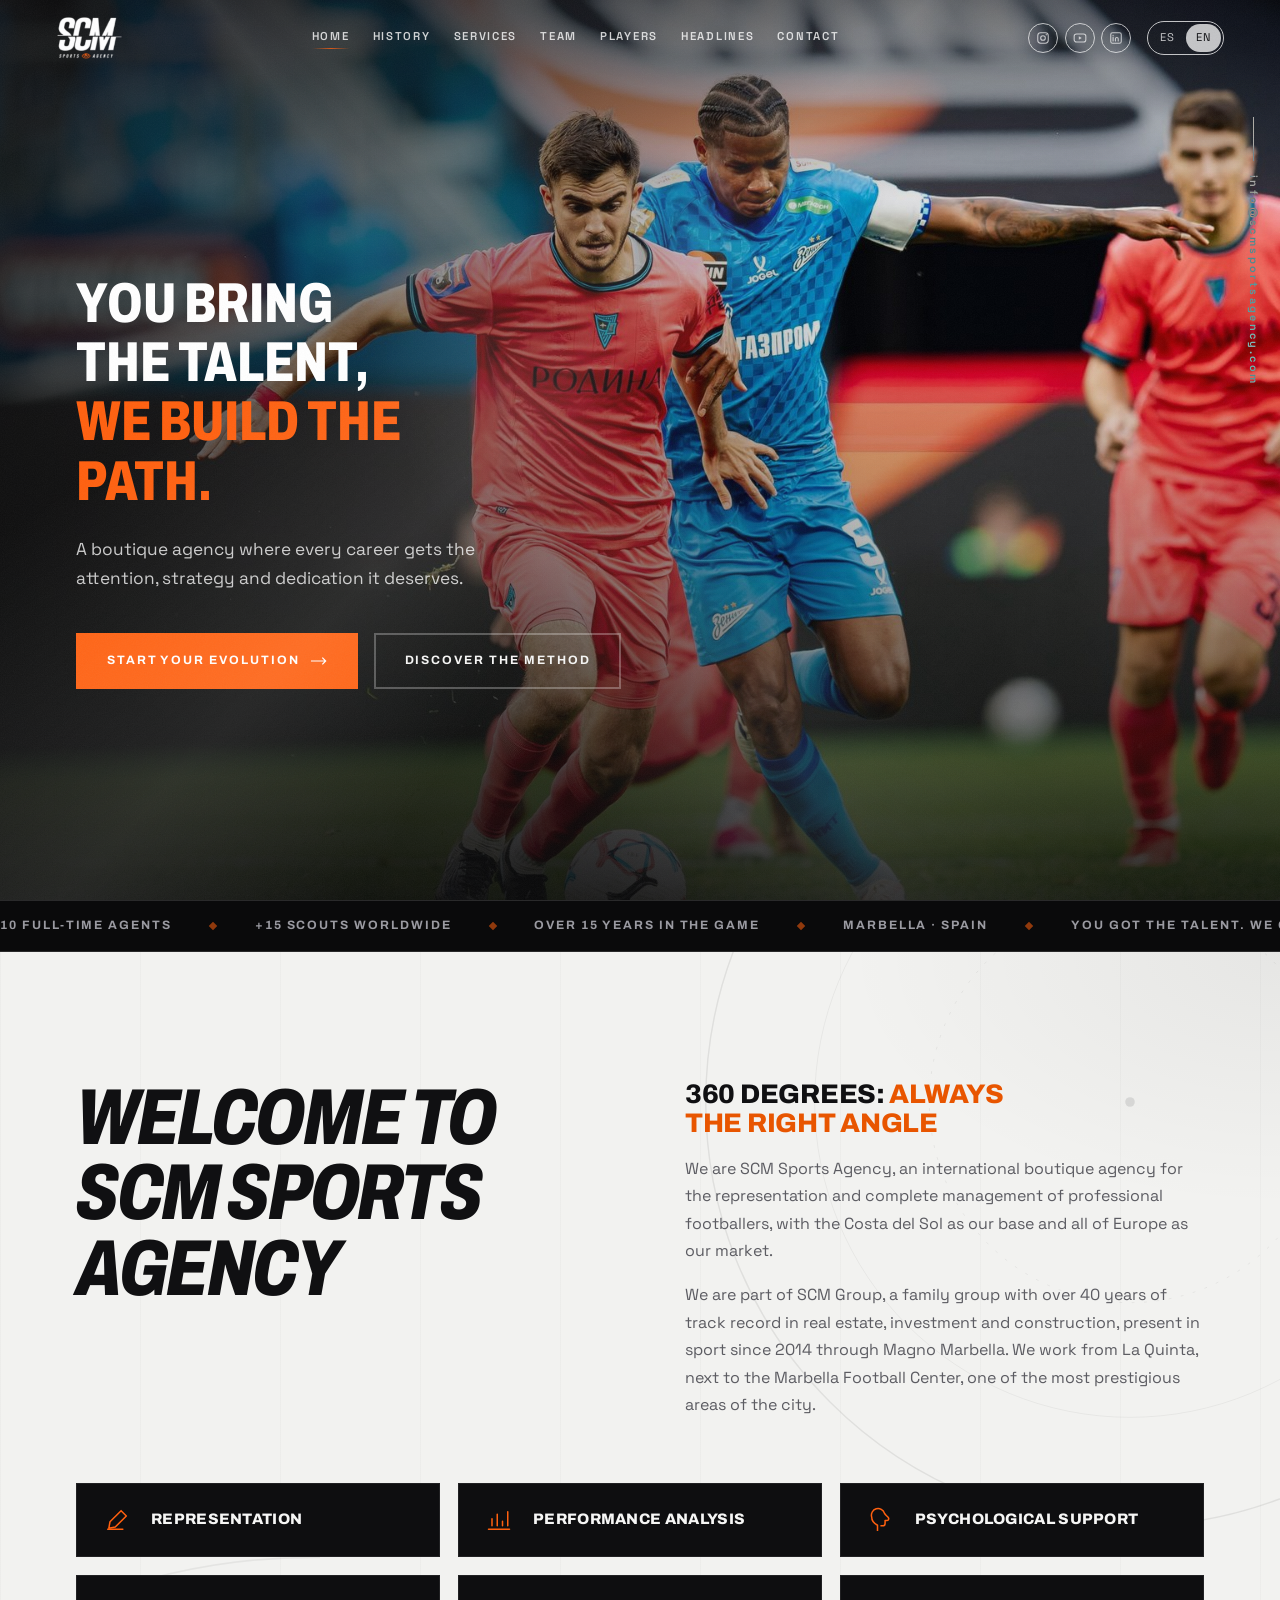
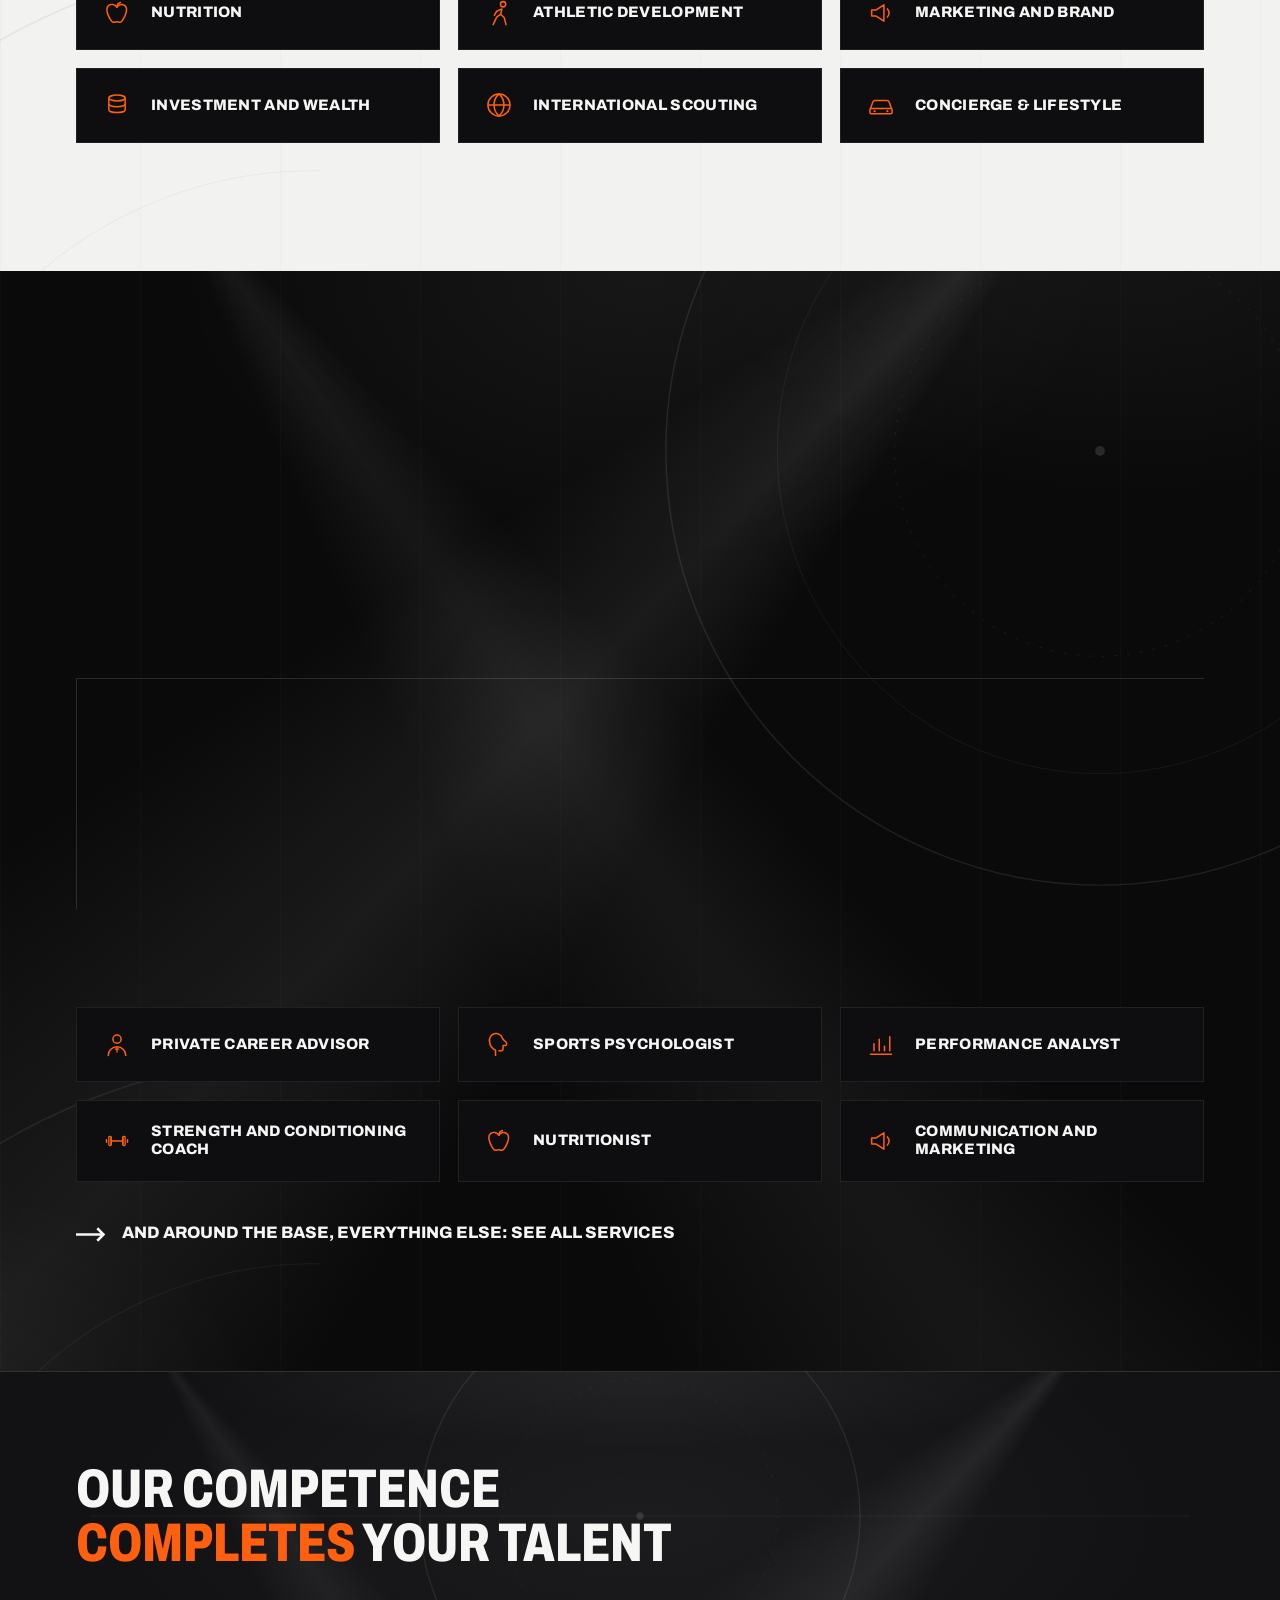
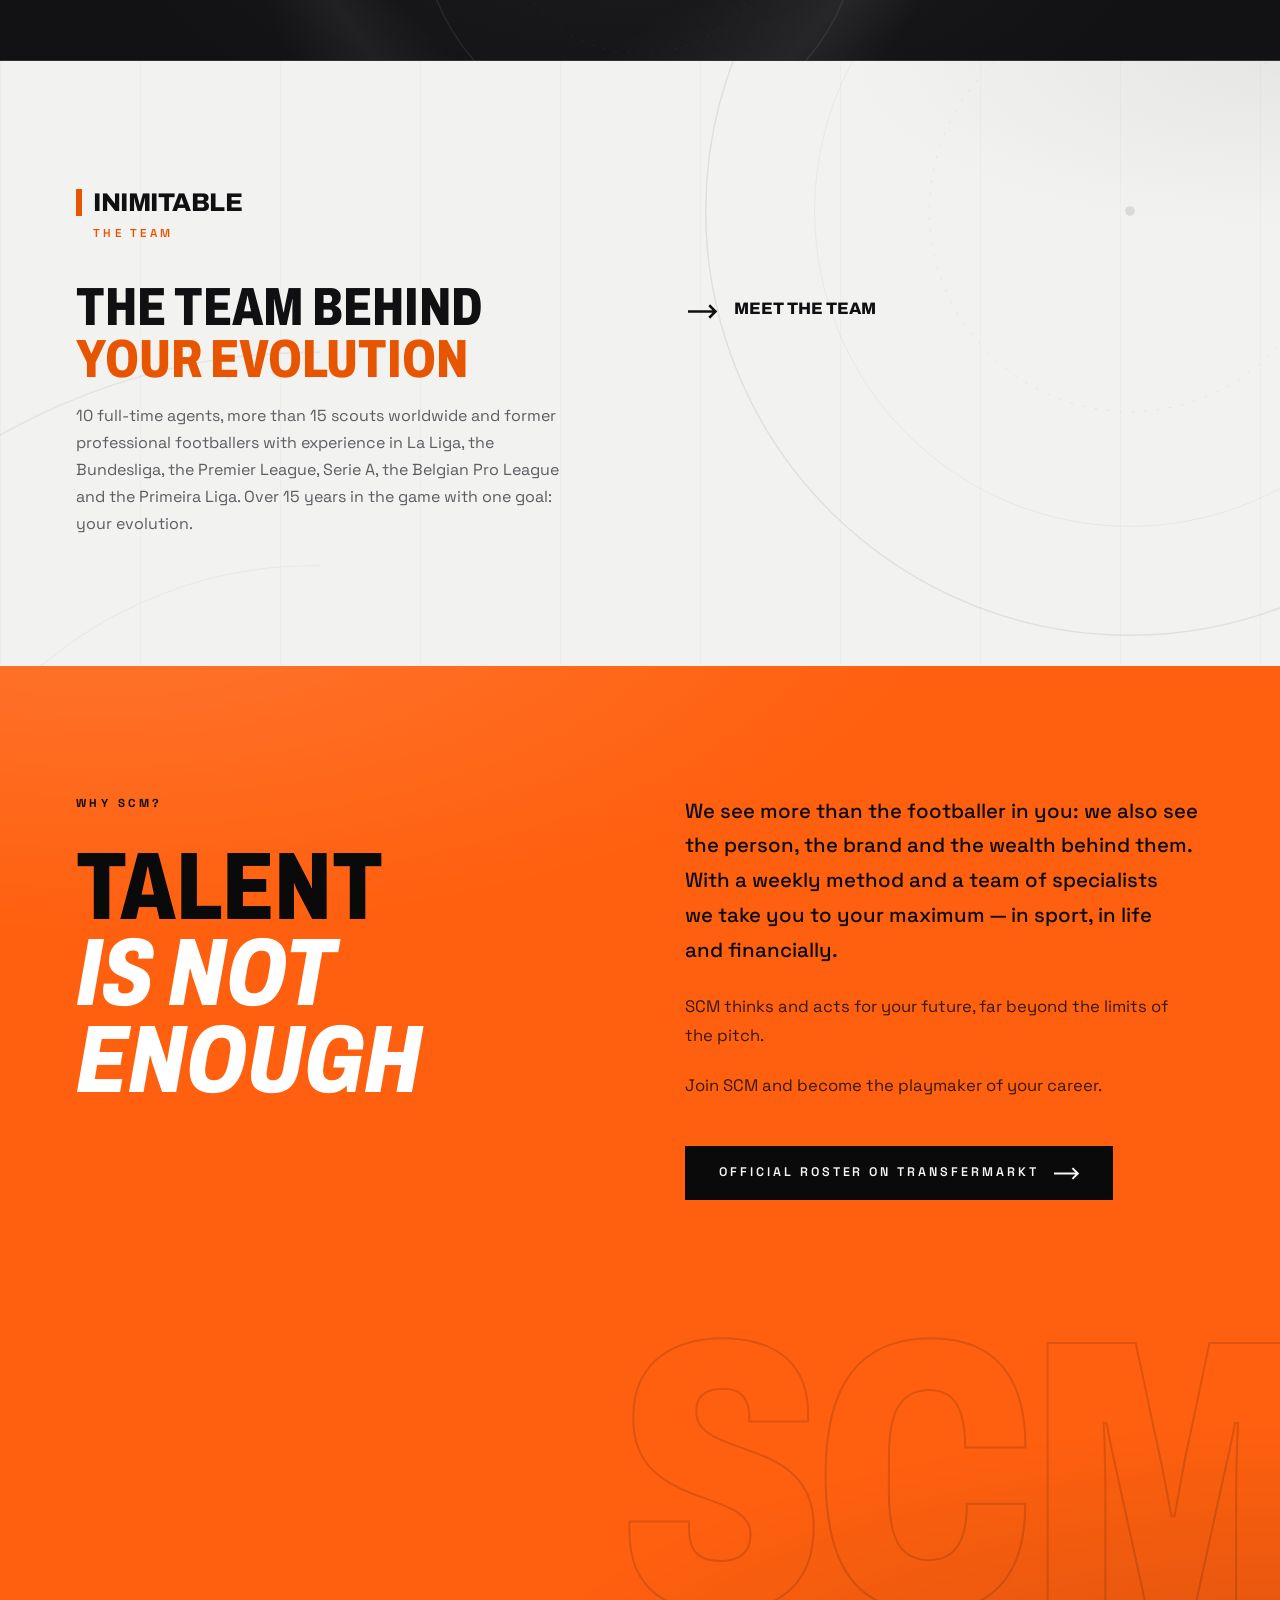
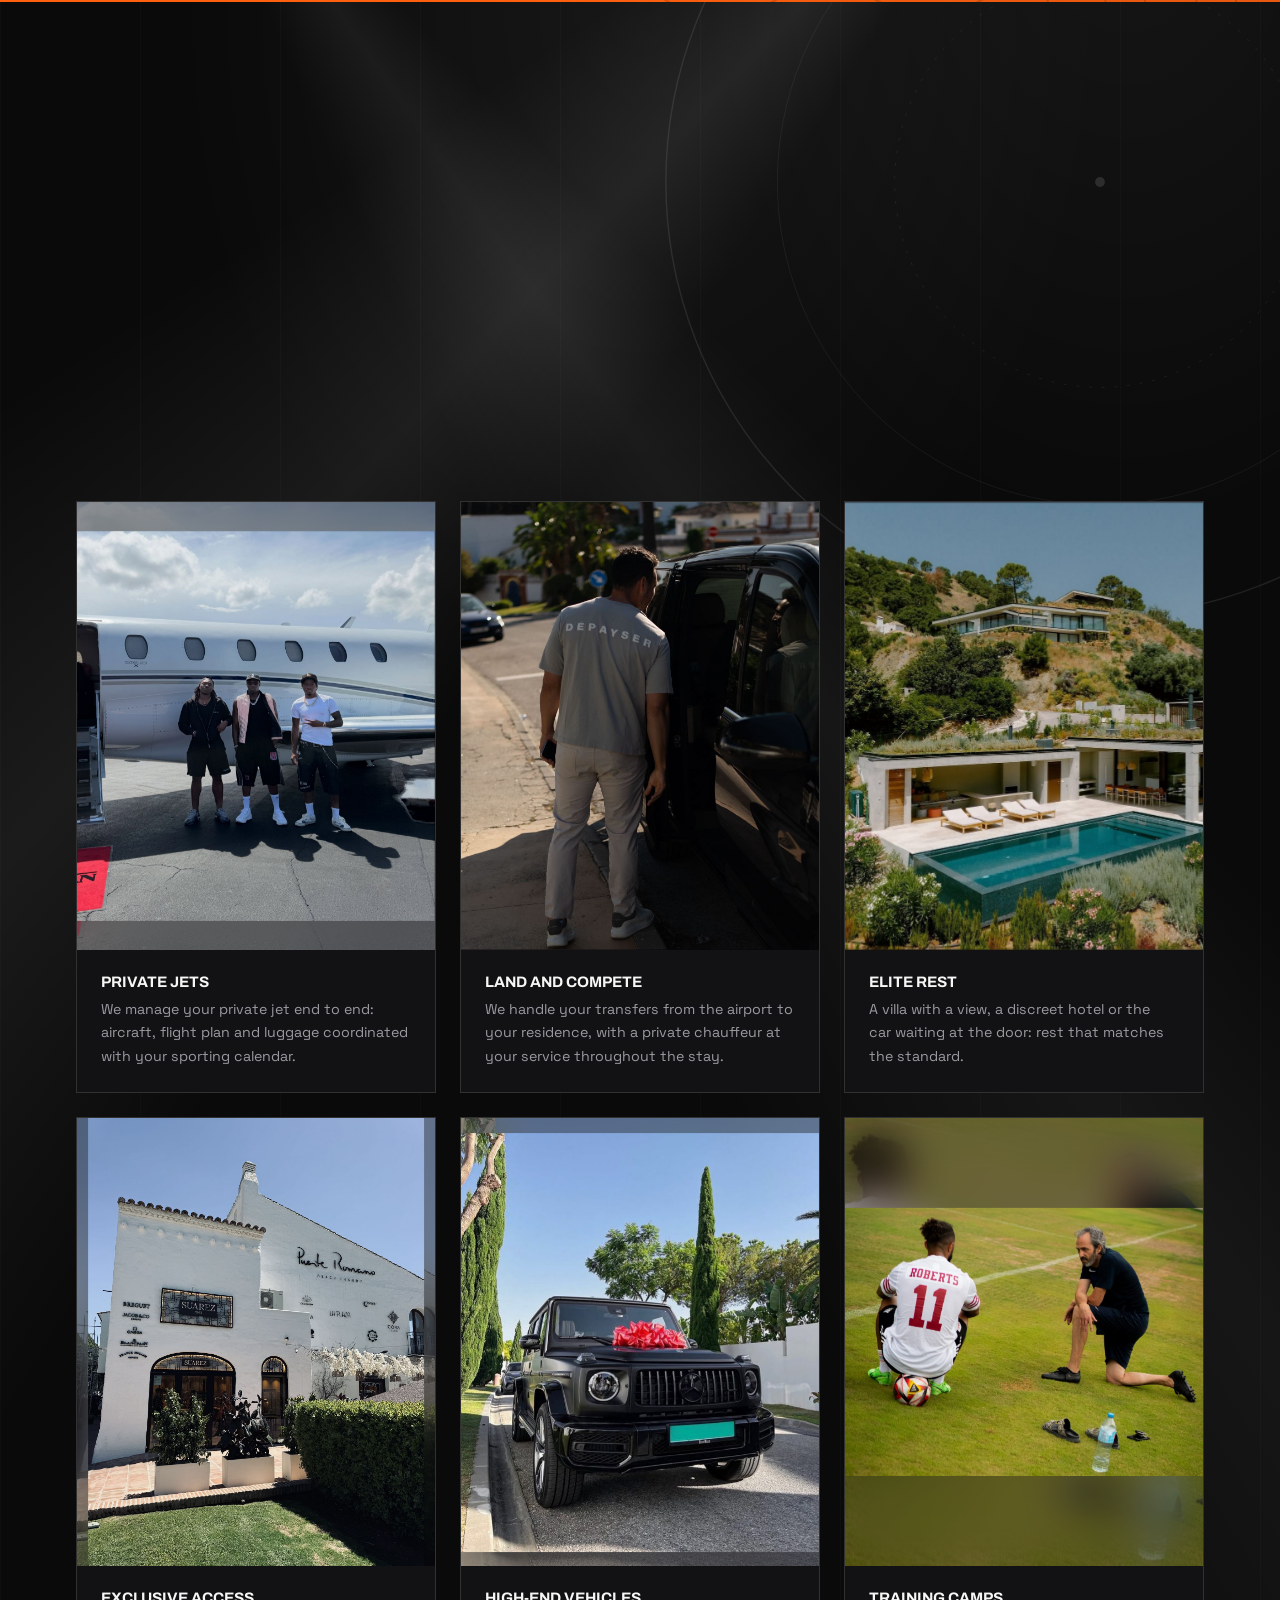
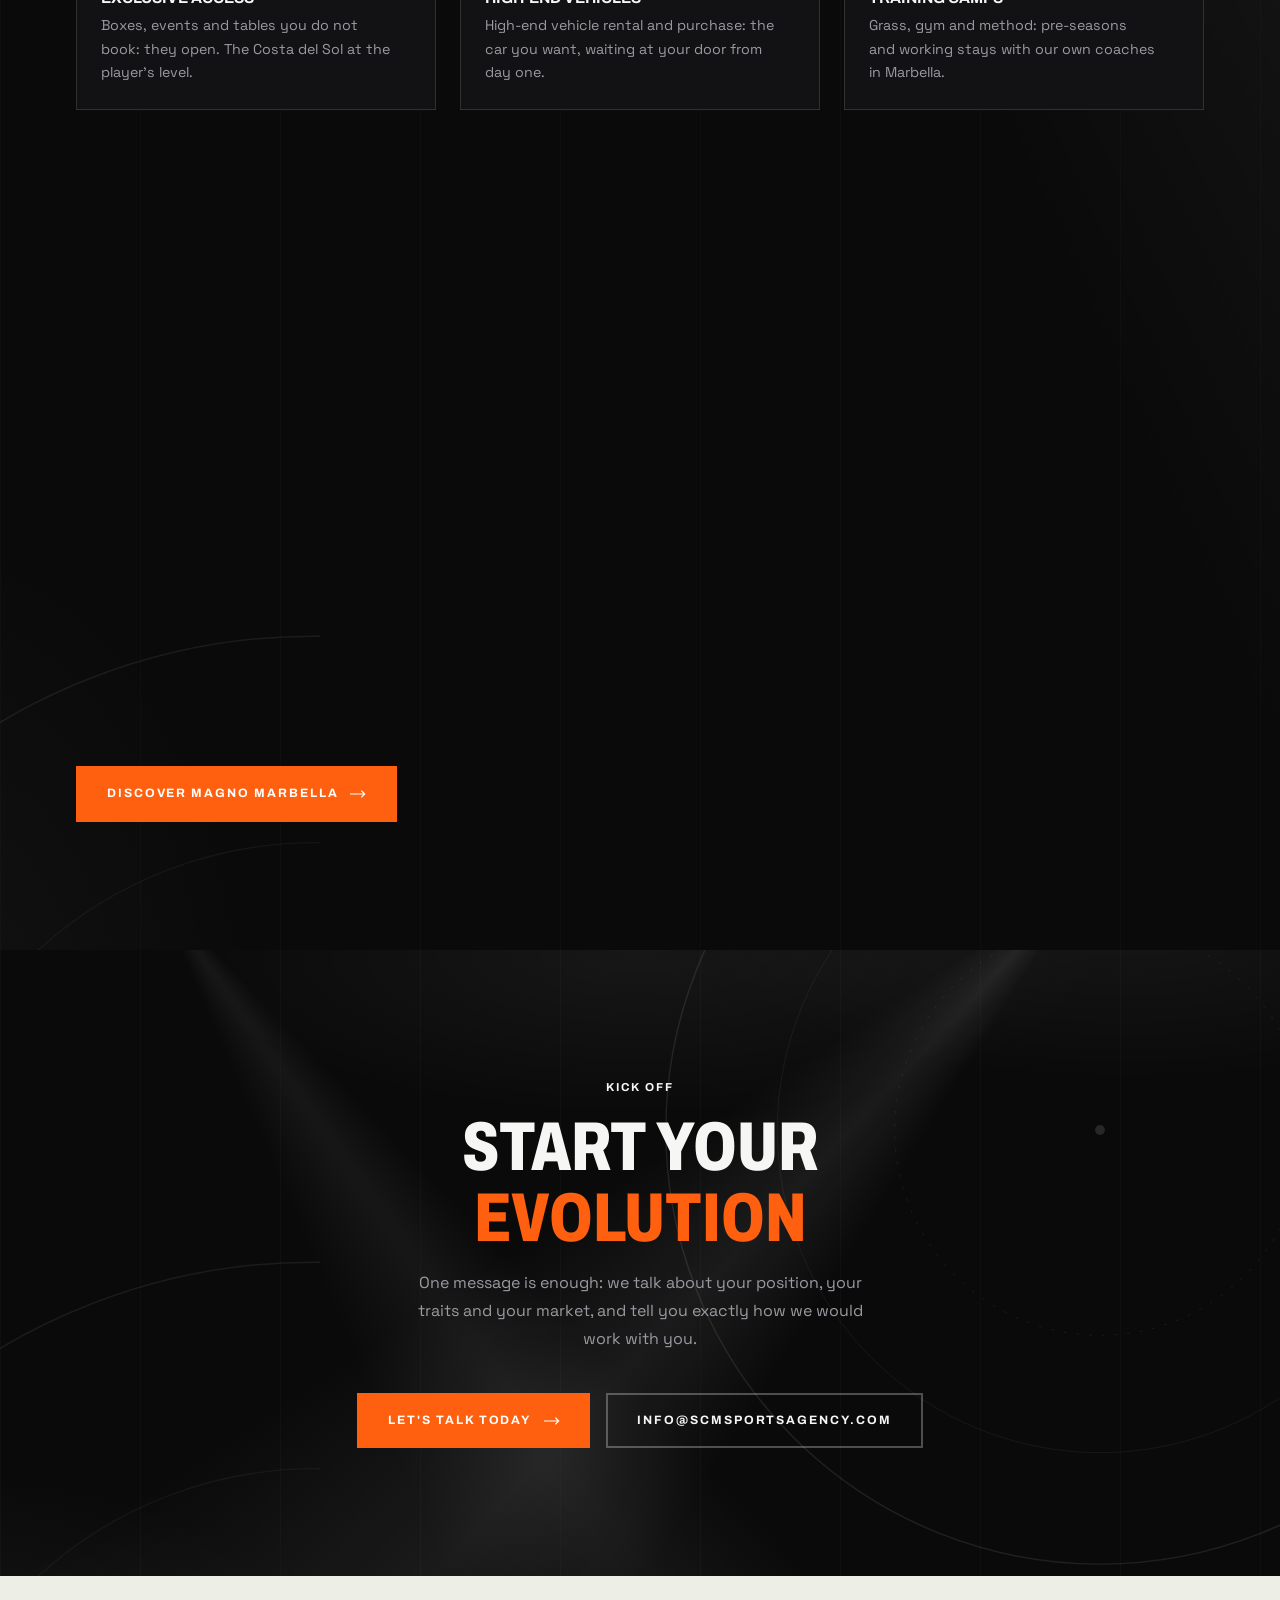
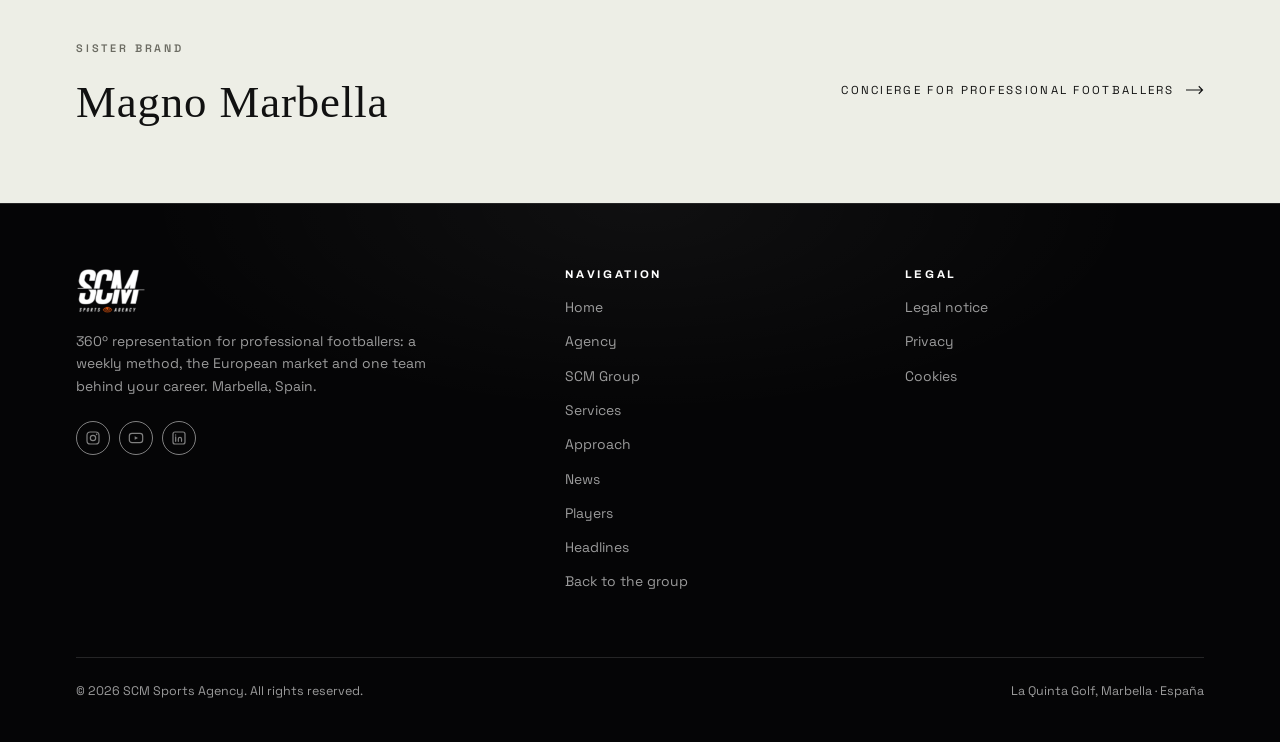
<file: scm/index.html>
<!DOCTYPE html>
<html lang="es">
  <head>
    <meta charset="utf-8" />
    <meta name="viewport" content="width=device-width, initial-scale=1" />
    <title>SCM Sports Agency — Agencia 360º de futbolistas profesionales</title>
    <meta
      name="description"
      content="Agencia 360º de representación y gestión integral de futbolistas profesionales en Marbella. Rendimiento, apoyo psicológico, nutrición, marca personal, inversiones y proyección internacional."
    />
    <meta name="theme-color" content="#0a0a0b" />

    <meta property="og:type" content="website" />
    <meta property="og:title" content="SCM Sports Agency" />
    <meta
      property="og:description"
      content="Tú pones el talento. Nosotros, todo lo demás. Agencia 360º de futbolistas profesionales."
    />
    <meta property="og:image" content="../assets/img/og-scm.jpg" />

    <link rel="icon" href="../assets/img/favicon.svg" type="image/svg+xml" />
    <link rel="stylesheet" href="../assets/css/fonts.css" />
    <link rel="stylesheet" href="../assets/css/base.css" />
    <link rel="stylesheet" href="../assets/css/scm.css" />
    <link rel="stylesheet" href="../assets/css/photos.css" />
  </head>

  <body class="page-scm">
    <a class="skip-link" href="#main">Saltar al contenido</a>

    <!-- ==================================================== cabecera ==== -->
    <header class="header" data-header>
      <a class="brand" href="../">
        <img src="../assets/img/logo-scm-light.png" alt="SCM Sports Agency" />
      </a>

      <nav class="nav" data-nav aria-label="Principal">
        <a class="nav__link" aria-current="page" href="index.html" data-i18n="nav.home">Inicio</a>
        <a class="nav__link" href="historia.html" data-i18n="nav.history">Historia</a>
        <a class="nav__link" href="servicios.html" data-i18n="nav.services">Servicios</a>
        <a class="nav__link" href="equipo.html" data-i18n="nav.team">Equipo</a>
        <a class="nav__link" href="https://www.transfermarkt.es/scm-sports-agency/beraterfirma/berater/11514" data-i18n="nav.players">Jugadores</a>
        <a class="nav__link" href="https://www.instagram.com/scmsportsagency/?hl=es" data-i18n="nav.headlines">Titulares</a>
        <a class="nav__link" href="contacto.html" data-i18n="nav.contact">Contacto</a>
      </nav>

      <div class="header__actions">
        <div class="social">
          <a href="https://www.instagram.com/scmsportsagency/" rel="noopener" aria-label="Instagram">
            <svg viewBox="0 0 24 24" fill="none" aria-hidden="true">
              <rect x="3" y="3" width="18" height="18" rx="5" stroke="currentColor" stroke-width="1.8" />
              <circle cx="12" cy="12" r="4" stroke="currentColor" stroke-width="1.8" />
              <circle cx="17.5" cy="6.5" r="1.2" fill="currentColor" />
            </svg>
          </a>
          <a href="https://www.youtube.com/@scmsportsagency" rel="noopener" aria-label="YouTube">
            <svg viewBox="0 0 24 24" fill="none" aria-hidden="true">
              <rect x="2" y="5" width="20" height="14" rx="4" stroke="currentColor" stroke-width="1.8" />
              <path d="M10 9.2l5 2.8-5 2.8V9.2z" fill="currentColor" />
            </svg>
          </a>
          <a
            href="https://www.linkedin.com/company/scm-sports-agency/"
            rel="noopener"
            aria-label="LinkedIn"
          >
            <svg viewBox="0 0 24 24" fill="none" aria-hidden="true">
              <rect x="3" y="3" width="18" height="18" rx="3" stroke="currentColor" stroke-width="1.8" />
              <path d="M7 10.5V17M7 7.4v.1" stroke="currentColor" stroke-width="1.9" stroke-linecap="round" />
              <path
                d="M11 17v-3.6a2.4 2.4 0 014.8 0V17"
                stroke="currentColor"
                stroke-width="1.8"
                stroke-linecap="round"
              />
            </svg>
          </a>
        </div>

        <div class="lang-switch" role="group" data-i18n-attr="aria-label:nav.lang" aria-label="Idioma">
          <button class="lang-switch__btn" type="button" data-lang-btn="es" aria-pressed="true">
            <span>ES</span>
          </button>
          <button class="lang-switch__btn" type="button" data-lang-btn="en" aria-pressed="false">
            <span>EN</span>
          </button>
        </div>

        <button
          class="nav-toggle"
          type="button"
          data-nav-toggle
          aria-expanded="false"
          data-i18n-attr="aria-label:nav.menu"
          aria-label="Menú"
        >
          <span></span>
        </button>
      </div>
    </header>

    <a class="side-mail" href="mailto:info@scmsportsagency.com">info@scmsportsagency.com</a>

    <main id="main">
      <!-- ==================================================== hero ====
           Las fotos que se relevan de fondo. Cada una se enchufa en
           assets/css/photos.css (--photo-hero1 y siguientes) y lleva el
           nombre del jugador y su club en data-name y data-club. Si una no
           los lleva, no se muestra crédito en esa foto.
           La velocidad se cambia en data-interval, en milisegundos. -->
      <section class="hero">
        <!-- Vídeo de fondo opcional: al subir assets/video/hero-loop.mp4 (bucle
             oscuro y cinematográfico con cortes de análisis táctico y
             entrenamientos), descomentar este bloque. Las fotos quedan de
             respaldo para móviles y conexiones lentas.
        <video class="hero__video" autoplay muted loop playsinline aria-hidden="true">
          <source src="../assets/video/hero-loop.mp4" type="video/mp4" />
        </video>
        -->
        <div class="hero__portraits" data-hero-slider data-interval="8000" aria-hidden="true">
          <span class="hero__portrait" style="--photo: var(--photo-hero1); --photo-position-mobile: 30% 22%" data-name="" data-club=""></span>
          <span class="hero__portrait" style="--photo: var(--photo-hero2)" data-name="" data-club=""></span>
          <span class="hero__portrait" style="--photo: var(--photo-hero3)" data-name="Orel Mangala" data-club="Getafe CF"></span>
        </div>
        <div class="hero__veil" aria-hidden="true"></div>

        <div class="container">
          <h1 class="hero__title display" data-i18n-html="hero.title">
            Tú pones el talento,<br /><em>nosotros trazamos el camino.</em>
          </h1>
          <p class="hero__lead" data-i18n="hero.lead">
            Una agencia boutique donde cada carrera recibe la atención, estrategia y
            dedicación que merece.
          </p>
          <div class="hero__actions">
            <a class="btn btn--primary" href="contacto.html">
              <span data-i18n="hero.cta1">Empieza tu evolución</span>
              <svg viewBox="0 0 24 12" fill="none" aria-hidden="true">
                <path d="M0 6h22M17 1l5 5-5 5" stroke="currentColor" stroke-width="1.8" />
              </svg>
            </a>
            <a class="btn btn--ghost" href="servicios.html" data-i18n="hero.cta2">Descubre el método</a>
          </div>
        </div>

        <div class="hero__cue" aria-hidden="true"></div>

        <p class="hero__credit" data-hero-credit hidden>
          <strong data-credit-name></strong>
          <span data-credit-club></span>
        </p>
      </section>

      <!-- ==================================================== cinta ====
           Los números de la agencia desfilando como la publicidad
           perimetral de un estadio. El segundo grupo es la copia que
           hace el bucle continuo. -->
      <div class="ticker" data-reveal>
        <div class="ticker__track">
          <div class="ticker__group">
            <span class="ticker__item" data-i18n="tick.1">10 agentes a tiempo completo</span><span class="ticker__sep" aria-hidden="true"></span>
            <span class="ticker__item" data-i18n="tick.2">+15 scouts en todo el mundo</span><span class="ticker__sep" aria-hidden="true"></span>
            <span class="ticker__item" data-i18n="tick.3">Más de 15 años de experiencia</span><span class="ticker__sep" aria-hidden="true"></span>
            <span class="ticker__item" data-i18n="tick.4">Marbella · España</span><span class="ticker__sep" aria-hidden="true"></span>
            <span class="ticker__item">You got the talent. We got your back.</span><span class="ticker__sep" aria-hidden="true"></span>
          </div>
          <div class="ticker__group" aria-hidden="true">
            <span class="ticker__item" data-i18n="tick.1">10 agentes a tiempo completo</span><span class="ticker__sep"></span>
            <span class="ticker__item" data-i18n="tick.2">+15 scouts en todo el mundo</span><span class="ticker__sep"></span>
            <span class="ticker__item" data-i18n="tick.3">Más de 15 años de experiencia</span><span class="ticker__sep"></span>
            <span class="ticker__item" data-i18n="tick.4">Marbella · España</span><span class="ticker__sep"></span>
            <span class="ticker__item">You got the talent. We got your back.</span><span class="ticker__sep"></span>
          </div>
        </div>
      </div>

      <!-- =========================================== accesos rápidos ====
           Tres tarjetas clicables para el visitante con prisa: metodología,
           modelo y prueba. Cada una lleva a su página. -->
      <!-- ================================================ bienvenida ====
           Al estilo de las grandes agencias: titular gigante, el ángulo
           correcto y los servicios como barras negras con su icono. -->
      <section class="section section--light" id="bienvenida">
        <div class="container">
          <div class="welcome__grid">
            <h2 class="welcome__mega" data-reveal>
              Welcome to<br />SCM Sports<br />Agency
            </h2>
            <div>
              <h3 class="welcome__angle" data-i18n-html="threesixty.title" data-reveal>
                360 grados: <em>siempre el ángulo correcto</em>
              </h3>
              <p class="chapter__text" data-i18n="welcome.p1" data-reveal>
                Somos SCM Sports Agency, una agencia boutique internacional de
                representación y gestión integral de futbolistas profesionales, con la
                Costa del Sol como base y toda Europa como mercado.
              </p>
              <p class="chapter__text" data-i18n="welcome.p2" data-reveal>
                Formamos parte de SCM Group, un family group con más de 40 años de
                trayectoria en inmobiliaria, inversión y construcción, presente en el
                deporte desde 2014 a través de Magno Marbella. Trabajamos desde La Quinta,
                junto al Marbella Football Center, una de las zonas más prestigiosas de la
                ciudad.
              </p>
            </div>
          </div>

          <div class="sbars">
            <a class="sbar" href="servicios.html#s1" data-reveal>
              <svg viewBox="0 0 48 48" fill="none" aria-hidden="true"><path d="M8 40h26" stroke="currentColor" stroke-width="2.6" stroke-linecap="round"/><path d="M31 8l9 9-19 19-11 2 2-11z" stroke="currentColor" stroke-width="2.6" stroke-linejoin="round"/></svg>
              <span data-i18n="sbar.1">Representación</span>
            </a>
            <a class="sbar" href="servicios.html#s2" data-reveal style="--reveal-delay: 0.05s">
              <svg viewBox="0 0 48 48" fill="none" aria-hidden="true"><path d="M6 40h36" stroke="currentColor" stroke-width="2.6" stroke-linecap="round"/><path d="M12 34V22M21 34V14M30 34v-8M39 34V10" stroke="currentColor" stroke-width="2.6" stroke-linecap="round"/></svg>
              <span data-i18n="sbar.2">Análisis de rendimiento</span>
            </a>
            <a class="sbar" href="servicios.html#s3" data-reveal style="--reveal-delay: 0.010s">
              <svg viewBox="0 0 48 48" fill="none" aria-hidden="true"><path d="M18 43V33c-6-3-10-8.4-10-14A11 11 0 0130 12.6c1.4 3 4.4 4.6 6.4 7 1.8 2.2.4 5.4-2.4 5.4H31v5a4 4 0 01-4 4h-4" stroke="currentColor" stroke-width="2.6" stroke-linejoin="round"/></svg>
              <span data-i18n="sbar.3">Apoyo psicológico</span>
            </a>
            <a class="sbar" href="servicios.html#s4" data-reveal>
              <svg viewBox="0 0 48 48" fill="none" aria-hidden="true"><path d="M24 14c3-5 9-6 13-3 4 3 4 10 1 17-2.6 6-6.4 12-9.4 12-1.8 0-2.8-1.2-4.6-1.2S20.2 40 18.4 40C15.4 40 11.6 34 9 28 6 21 6 14 10 11c4-3 10-2 14 3z" stroke="currentColor" stroke-width="2.6" stroke-linejoin="round"/><path d="M24 14c0-4 2-7 6-8" stroke="currentColor" stroke-width="2.6" stroke-linecap="round"/></svg>
              <span data-i18n="sbar.4">Nutrición</span>
            </a>
            <a class="sbar" href="servicios.html#s5" data-reveal style="--reveal-delay: 0.05s">
              <svg viewBox="0 0 48 48" fill="none" aria-hidden="true"><circle cx="31" cy="9" r="4.5" stroke="currentColor" stroke-width="2.6"/><path d="M14 44l6-13 7-5 2-9-9 4-4 7M27 26l6 6 3 12" stroke="currentColor" stroke-width="2.6" stroke-linecap="round" stroke-linejoin="round"/></svg>
              <span data-i18n="sbar.5">Desarrollo deportivo</span>
            </a>
            <a class="sbar" href="servicios.html#s6" data-reveal style="--reveal-delay: 0.010s">
              <svg viewBox="0 0 48 48" fill="none" aria-hidden="true"><path d="M8 19v10h7l14 9V10l-14 9H8z" stroke="currentColor" stroke-width="2.6" stroke-linejoin="round"/><path d="M35 17a10 10 0 010 14" stroke="currentColor" stroke-width="2.6" stroke-linecap="round"/></svg>
              <span data-i18n="sbar.6">Marketing y marca</span>
            </a>
            <a class="sbar" href="servicios.html#s7" data-reveal>
              <svg viewBox="0 0 48 48" fill="none" aria-hidden="true"><ellipse cx="24" cy="12" rx="14" ry="5" stroke="currentColor" stroke-width="2.6"/><path d="M10 12v10c0 2.8 6.3 5 14 5s14-2.2 14-5V12" stroke="currentColor" stroke-width="2.6"/><path d="M10 22v10c0 2.8 6.3 5 14 5s14-2.2 14-5V22" stroke="currentColor" stroke-width="2.6"/></svg>
              <span data-i18n="sbar.7">Inversiones y patrimonio</span>
            </a>
            <a class="sbar" href="servicios.html#s8" data-reveal style="--reveal-delay: 0.05s">
              <svg viewBox="0 0 48 48" fill="none" aria-hidden="true"><circle cx="24" cy="24" r="19" stroke="currentColor" stroke-width="2.6"/><path d="M5 24h38M24 5c5.5 5 8.5 11.5 8.5 19S29.5 38 24 43c-5.5-5-8.5-11.5-8.5-19S18.5 10 24 5z" stroke="currentColor" stroke-width="2.6"/></svg>
              <span data-i18n="sbar.8">Scouting internacional</span>
            </a>
            <a class="sbar" href="../magno/" data-reveal style="--reveal-delay: 0.010s">
              <svg viewBox="0 0 48 48" fill="none" aria-hidden="true"><path d="M6 30l4-11a4 4 0 013.8-2.7h20.4A4 4 0 0138 19l4 11" stroke="currentColor" stroke-width="2.6" stroke-linejoin="round"/><rect x="5" y="30" width="38" height="9" rx="2" stroke="currentColor" stroke-width="2.6"/><circle cx="13" cy="34.5" r="1.8" fill="currentColor"/><circle cx="35" cy="34.5" r="1.8" fill="currentColor"/></svg>
              <span data-i18n="sbar.9">Concierge y estilo de vida</span>
            </a>
          </div>
        </div>
      </section>

      <!-- ==================================================== cifras ====
           La estructura detrás del jugador, en cuatro números. -->
      <section class="section" id="cifras">
        <div class="container">
          <div class="tag" data-reveal>
            <p class="tag__mark">Inimitable</p>
            <p class="tag__section" data-i18n="nums.section">Las cifras</p>
          </div>

          <h2 class="section__title" data-i18n-html="nums.title" data-reveal>
            La estructura detrás <em>del jugador</em>
          </h2>
          <p class="section__lead" data-i18n="nums.lead" data-reveal>
            No vendemos servicios sueltos: montamos la metodología y la estructura diaria
            que cada jugador necesita para rendir.
          </p>

          <div class="legacy__grid" style="margin-top: var(--space-2xl); margin-bottom: 0">
            <article class="legacy__item" data-reveal>
              <p class="legacy__value"><span data-count="10">10</span></p>
              <h3 class="legacy__label" data-i18n="nums.1.label">Agentes a tiempo completo</h3>
              <p class="legacy__note" data-i18n="nums.1.note">
                Conectados en toda Europa y en los mercados clave.
              </p>
            </article>
            <article class="legacy__item" data-reveal style="--reveal-delay: 0.08s">
              <p class="legacy__value">+<span data-count="15">15</span></p>
              <h3 class="legacy__label" data-i18n="nums.2.label">Scouts en todo el mundo</h3>
              <p class="legacy__note" data-i18n="nums.2.note">
                Con experiencia en grandes clubes europeos.
              </p>
            </article>
            <article class="legacy__item" data-reveal style="--reveal-delay: 0.16s">
              <p class="legacy__value">+<span data-count="15">15</span></p>
              <h3 class="legacy__label" data-i18n="nums.3.label">Años de experiencia</h3>
              <p class="legacy__note" data-i18n="nums.3.note">
                En la gestión integral de futbolistas profesionales.
              </p>
            </article>
            <article class="legacy__item" data-reveal style="--reveal-delay: 0.24s">
              <p class="legacy__value">+<span data-count="40">40</span></p>
              <h3 class="legacy__label" data-i18n="nums.4.label">Años de family group</h3>
              <p class="legacy__note" data-i18n="nums.4.note">
                Inmobiliaria, inversión y construcción en Marbella, con marca
                internacional.
              </p>
            </article>
          </div>

          <p class="legacy__label" style="margin-top: clamp(2.5rem, 6vw, 4rem)" data-i18n="nums.base" data-reveal>
            La base diaria alrededor del jugador
          </p>
          <div class="sbars" style="margin-top: var(--space-md)">
            <a class="sbar" href="servicios.html#s1" data-reveal>
              <svg viewBox="0 0 48 48" fill="none" aria-hidden="true"><circle cx="24" cy="14" r="7" stroke="currentColor" stroke-width="2.6" /><path d="M9 42a15 15 0 0130 0" stroke="currentColor" stroke-width="2.6" stroke-linecap="round" /><path d="M24 28v8M21 31h6" stroke="currentColor" stroke-width="2.2" stroke-linecap="round" /></svg>
              <span data-i18n="base.0">Asesor privado de carrera</span>
            </a>
            <a class="sbar" href="servicios.html#s3" data-reveal style="--reveal-delay: 0.03s">
              <svg viewBox="0 0 48 48" fill="none" aria-hidden="true"><path d="M18 43V33c-6-3-10-8.4-10-14A11 11 0 0130 12.6c1.4 3 4.4 4.6 6.4 7 1.8 2.2.4 5.4-2.4 5.4H31v5a4 4 0 01-4 4h-4" stroke="currentColor" stroke-width="2.6" stroke-linejoin="round" /></svg>
              <span data-i18n="base.1">Psicólogo deportivo</span>
            </a>
            <a class="sbar" href="servicios.html#s2" data-reveal style="--reveal-delay: 0.05s">
              <svg viewBox="0 0 48 48" fill="none" aria-hidden="true"><path d="M6 40h36" stroke="currentColor" stroke-width="2.6" stroke-linecap="round" /><path d="M12 34V22M21 34V14M30 34v-8M39 34V10" stroke="currentColor" stroke-width="2.6" stroke-linecap="round" /></svg>
              <span data-i18n="base.2">Analista de rendimiento</span>
            </a>
            <a class="sbar" href="servicios.html#s5" data-reveal style="--reveal-delay: 0.1s">
              <svg viewBox="0 0 48 48" fill="none" aria-hidden="true"><path d="M14 18v12M34 18v12M6 22v4M42 22v4" stroke="currentColor" stroke-width="2.6" stroke-linecap="round" /><path d="M14 24h20" stroke="currentColor" stroke-width="2.6" /><rect x="10" y="16" width="4" height="16" rx="1.4" stroke="currentColor" stroke-width="2.2" /><rect x="34" y="16" width="4" height="16" rx="1.4" stroke="currentColor" stroke-width="2.2" /></svg>
              <span data-i18n="base.3">Preparador físico</span>
            </a>
            <a class="sbar" href="servicios.html#s4" data-reveal style="--reveal-delay: 0.15s">
              <svg viewBox="0 0 48 48" fill="none" aria-hidden="true"><path d="M24 14c3-5 9-6 13-3 4 3 4 10 1 17-2.6 6-6.4 12-9.4 12-1.8 0-2.8-1.2-4.6-1.2S20.2 40 18.4 40C15.4 40 11.6 34 9 28 6 21 6 14 10 11c4-3 10-2 14 3z" stroke="currentColor" stroke-width="2.6" stroke-linejoin="round" /><path d="M24 14c0-4 2-7 6-8" stroke="currentColor" stroke-width="2.6" stroke-linecap="round" /></svg>
              <span data-i18n="base.4">Nutricionista</span>
            </a>
            <a class="sbar" href="servicios.html#s6" data-reveal style="--reveal-delay: 0.2s">
              <svg viewBox="0 0 48 48" fill="none" aria-hidden="true"><path d="M8 19v10h7l14 9V10l-14 9H8z" stroke="currentColor" stroke-width="2.6" stroke-linejoin="round" /><path d="M35 17a10 10 0 010 14" stroke="currentColor" stroke-width="2.6" stroke-linecap="round" /></svg>
              <span data-i18n="base.5">Comunicación y marketing</span>
            </a>
          </div>

          <a
            class="philo__cta"
            style="margin-top: var(--space-xl); font-size: clamp(0.9rem, 1.3vw, 1.05rem)"
            href="servicios.html"
            data-reveal
          >
            <svg viewBox="0 0 24 12" fill="none" aria-hidden="true">
              <path d="M0 6h22M17 1l5 5-5 5" stroke="currentColor" stroke-width="2" />
            </svg>
            <span data-i18n="nums.cta">Y alrededor de la base, todo lo demás: ver todos los servicios</span>
          </a>
        </div>
      </section>

      <!-- ================================================ manifiesto ==== -->
      <section class="section section--tight statement">
        <div class="container">
          <p data-i18n-html="statement.1" data-reveal>
            Nuestra competencia <em>completa</em> tu talento
          </p>
        </div>
      </section>

      <!-- ============================================ equipo y cartera ====
           El equipo detrás del jugador y las dos pruebas públicas: la
           cartera en Transfermarkt y la actualidad en Instagram. -->
      <section class="section section--light" id="equipo-home">
        <div class="container">
          <div class="tag" data-reveal>
            <p class="tag__mark">Inimitable</p>
            <p class="tag__section" data-i18n="team.section">El equipo</p>
          </div>

          <div class="intl__layout">
            <div>
              <h2 class="section__title" data-i18n-html="team.title" data-reveal>
                El equipo detrás de <em>tu evolución</em>
              </h2>
              <p class="section__lead" data-i18n="team.lead" data-reveal>
                10 agentes a tiempo completo, más de 15 scouts en todo el mundo y ex
                futbolistas profesionales. Más de 15 años de trayectoria.
              </p>
            </div>
            <div data-reveal>
              <a
                class="philo__cta"
                style="margin-top: var(--space-md); font-size: clamp(0.9rem, 1.3vw, 1.05rem)"
                href="equipo.html"
              >
                <svg viewBox="0 0 24 12" fill="none" aria-hidden="true">
                  <path d="M0 6h22M17 1l5 5-5 5" stroke="currentColor" stroke-width="2" />
                </svg>
                <span data-i18n="teamhome.cta">Conoce al equipo</span>
              </a>
            </div>
          </div>
        </div>
      </section>

      <!-- ============================================== ¿por qué SCM? ====
           Manifiesto en naranja de marca: la declaración a pantalla y el
           acceso a la cartera oficial en Transfermarkt. -->
      <section class="why">
        <span class="why__ghost" aria-hidden="true">SCM</span>
        <div class="container why__grid">
          <div data-reveal>
            <p class="why__eyebrow" data-i18n="why.eyebrow">¿Por qué SCM?</p>
            <h2 class="why__title" data-i18n-html="why.title">El talento <em>no basta</em></h2>
            <ul class="values" data-reveal>
              <li class="value">
                <span class="value__label" data-i18n="values.1">Soporte individual</span>
                <span class="value__pct">100%</span>
                <span class="value__track"><span class="value__bar"></span></span>
              </li>
              <li class="value">
                <span class="value__label" data-i18n="values.2">Transparencia</span>
                <span class="value__pct">100%</span>
                <span class="value__track"><span class="value__bar"></span></span>
              </li>
              <li class="value">
                <span class="value__label" data-i18n="values.3">Lealtad</span>
                <span class="value__pct">100%</span>
                <span class="value__track"><span class="value__bar"></span></span>
              </li>
              <li class="value">
                <span class="value__label" data-i18n="values.4">Visión</span>
                <span class="value__pct">100%</span>
                <span class="value__track"><span class="value__bar"></span></span>
              </li>
              <li class="value">
                <span class="value__label" data-i18n="values.5">Innovación</span>
                <span class="value__pct">100%</span>
                <span class="value__track"><span class="value__bar"></span></span>
              </li>
              <li class="value">
                <span class="value__label" data-i18n="values.6">Sostenibilidad</span>
                <span class="value__pct">100%</span>
                <span class="value__track"><span class="value__bar"></span></span>
              </li>
            </ul>
          </div>
          <div class="why__body">
            <p class="why__lead" data-i18n="why.p1" data-reveal>
              En ti no vemos solo al futbolista: vemos también a la persona, la marca y el
              patrimonio que hay detrás. Con un método semanal y un equipo de especialistas
              te llevamos al máximo en lo deportivo, en lo personal y en lo económico.
            </p>
            <p class="why__text" data-i18n="why.p2" data-reveal>
              SCM piensa y actúa por tu futuro mucho más allá de los límites del campo.
            </p>
            <p class="why__text" data-i18n="why.p3" data-reveal>
              Únete a SCM y conviértete en el protagonista de tu carrera.
            </p>
            <a
              class="why__cta"
              href="https://www.transfermarkt.es/scm-sports-agency/beraterfirma/berater/11514"
              data-reveal
            >
              <span data-i18n="why.cta">Cartera oficial en Transfermarkt</span>
              <svg viewBox="0 0 24 12" fill="none" aria-hidden="true"><path d="M0 6h22M17 1l5 5-5 5" stroke="currentColor" stroke-width="1.8" /></svg>
            </a>
          </div>
        </div>
      </section>

      <!-- =============================================== SCM x MAGNO ==== -->
      <section class="section" id="magno">
        <div class="container">
          <div class="tag" data-reveal>
            <p class="tag__mark">Inimitable</p>
            <p class="tag__section" data-i18n="partner.section">SCM Sports × Magno</p>
          </div>

          <div class="partner__head" data-reveal>
            <img
              class="partner__logo partner__logo--scm"
              src="../assets/img/logo-scm-light.png"
              alt="SCM Sports Agency"
            />
            <span class="partner__x" aria-hidden="true">×</span>
            <img class="partner__logo" src="../assets/img/logo-magno.svg" alt="Magno Marbella" />
          </div>

          <h2 class="section__title" data-i18n="partner.title" data-reveal>
            El fútbol también se juega fuera del campo
          </h2>
          <p class="section__lead" data-i18n="partner.lead" data-reveal>
            Magno Marbella, nuestro socio estratégico: que el jugador solo piense en rendir.
          </p>

          <div class="partner__grid">
            <article class="partner__item" data-reveal>
              <div class="photo photo--full" style="--photo: var(--photo-partner6); --photo-ratio: 4 / 5"></div>
              <div class="partner__body">
                <h3 data-i18n="partner.0.title">Aviones privados</h3>
                <p data-i18n="partner.0.text">Tu vuelo privado, gestionado de principio a fin.</p>
              </div>
            </article>
            <article class="partner__item" data-reveal style="--reveal-delay: 0.03s">
              <div class="photo photo--full" style="--photo: var(--photo-partner1); --photo-ratio: 4 / 5"></div>
              <div class="partner__body">
                <h3 data-i18n="partner.1.title">Llega y compite</h3>
                <p data-i18n="partner.1.text">Transfers desde el aeropuerto y chófer privado.</p>
              </div>
            </article>
            <article class="partner__item" data-reveal style="--reveal-delay: 0.06s">
              <div class="photo photo--full" style="--photo: var(--photo-partner2); --photo-ratio: 4 / 5"></div>
              <div class="partner__body">
                <h3 data-i18n="partner.2.title">Descanso de élite</h3>
                <p data-i18n="partner.2.text">Descanso a la altura de la exigencia.</p>
              </div>
            </article>
            <article class="partner__item" data-reveal style="--reveal-delay: 0.12s">
              <div class="photo photo--full" style="--photo: var(--photo-partner3); --photo-ratio: 4 / 5"></div>
              <div class="partner__body">
                <h3 data-i18n="partner.3.title">Acceso exclusivo</h3>
                <p data-i18n="partner.3.text">Palcos, eventos y mesas que no se reservan: se abren.</p>
              </div>
            </article>
            <article class="partner__item" data-reveal style="--reveal-delay: 0.15s">
              <div class="photo photo--full" style="--photo: var(--photo-partner7); --photo-ratio: 4 / 5"></div>
              <div class="partner__body">
                <h3 data-i18n="partner.7.title">Vehículos de alta gama</h3>
                <p data-i18n="partner.7.text">Alquiler y compra de vehículos de alta gama.</p>
              </div>
            </article>
            <article class="partner__item" data-reveal style="--reveal-delay: 0.18s">
              <div class="photo photo--full" style="--photo: var(--photo-partner4); --photo-ratio: 4 / 5"></div>
              <div class="partner__body">
                <h3 data-i18n="partner.4.title">Training camps</h3>
                <p data-i18n="partner.4.text">Césped, gimnasio y método en Marbella.</p>
              </div>
            </article>
            <article class="partner__item" data-reveal style="--reveal-delay: 0.24s">
              <div class="photo photo--full" style="--photo: var(--photo-partner5); --photo-ratio: 4 / 5"></div>
              <div class="partner__body">
                <h3 data-i18n="partner.5.title">Patrimonio inteligente</h3>
                <p data-i18n="partner.5.text">Patrimonio que también juega.</p>
              </div>
            </article>
          </div>

          <p style="margin-top: 2.5rem" data-reveal>
            <a class="btn btn--primary" href="../magno/">
              <span data-i18n="partner.cta">Conocer Magno Marbella</span>
              <svg viewBox="0 0 24 12" fill="none" aria-hidden="true">
                <path d="M0 6h22M17 1l5 5-5 5" stroke="currentColor" stroke-width="1.8" />
              </svg>
            </a>
          </p>
        </div>
      </section>
      <!-- ============================================== kick off ====
           El último cartel del inicio: la invitación directa. -->
      <section class="section endcta">
        <div class="container">
          <p class="legacy__label" data-i18n="endcta.kicker" data-reveal>Kick off</p>
          <h2 class="display endcta__title" data-i18n-html="endcta.title" data-reveal>
            Empieza tu <em>evolución</em>
          </h2>
          <p class="endcta__lead" data-i18n="endcta.lead" data-reveal>
            Un mensaje basta: hablamos de tu posición, tus condiciones y tu mercado,
            y te decimos exactamente cómo trabajaríamos contigo.
          </p>
          <div class="hero__actions" data-reveal>
            <a class="btn btn--primary" href="contacto.html">
              <span data-i18n="endcta.b1">Hablemos hoy</span>
              <svg viewBox="0 0 24 12" fill="none" aria-hidden="true">
                <path d="M0 6h22M17 1l5 5-5 5" stroke="currentColor" stroke-width="1.8" />
              </svg>
            </a>
            <a class="btn btn--ghost" href="mailto:info@scmsportsagency.com">info@scmsportsagency.com</a>
          </div>
        </div>
      </section>
    </main>

    <!-- ================================================== crosslink ==== -->
    <a class="crosslink" href="../magno/">
      <span class="container crosslink__inner">
        <span>
          <span class="crosslink__label" data-i18n="cross.label">Marca hermana</span>
          <span class="crosslink__title" data-i18n="cross.title">Magno Marbella</span>
        </span>
        <span class="crosslink__arrow">
          <span data-i18n="cross.text">Concierge para futbolistas profesionales</span>
          <svg viewBox="0 0 24 12" fill="none" aria-hidden="true">
            <path d="M0 6h22M17 1l5 5-5 5" stroke="currentColor" stroke-width="1.5" />
          </svg>
        </span>
      </span>
    </a>

    <!-- ===================================================== footer ==== -->
    <footer class="footer">
      <div class="container">
        <div class="footer__top">
          <div>
            <img class="footer__logo" src="../assets/img/logo-scm-light.png" alt="SCM Sports Agency" />
            <p data-i18n="footer.tagline" style="max-width: 42ch">
              Representación 360º de futbolistas profesionales: método semanal, mercado europeo y un solo equipo detrás de tu carrera.
            </p>
            <div class="social">
              <a
                href="https://www.instagram.com/scmsportsagency/"
                rel="noopener"
                aria-label="Instagram"
              >
                <svg viewBox="0 0 24 24" fill="none" aria-hidden="true">
                  <rect x="3" y="3" width="18" height="18" rx="5" stroke="currentColor" stroke-width="1.8" />
                  <circle cx="12" cy="12" r="4" stroke="currentColor" stroke-width="1.8" />
                  <circle cx="17.5" cy="6.5" r="1.2" fill="currentColor" />
                </svg>
              </a>
              <a href="https://www.youtube.com/@scmsportsagency" rel="noopener" aria-label="YouTube">
                <svg viewBox="0 0 24 24" fill="none" aria-hidden="true">
                  <rect x="2" y="5" width="20" height="14" rx="4" stroke="currentColor" stroke-width="1.8" />
                  <path d="M10 9.2l5 2.8-5 2.8V9.2z" fill="currentColor" />
                </svg>
              </a>
              <a
                href="https://www.linkedin.com/company/scm-sports-agency/"
                rel="noopener"
                aria-label="LinkedIn"
              >
                <svg viewBox="0 0 24 24" fill="none" aria-hidden="true">
                  <rect x="3" y="3" width="18" height="18" rx="3" stroke="currentColor" stroke-width="1.8" />
                  <path d="M7 10.5V17M7 7.4v.1" stroke="currentColor" stroke-width="1.9" stroke-linecap="round" />
                  <path
                    d="M11 17v-3.6a2.4 2.4 0 014.8 0V17"
                    stroke="currentColor"
                    stroke-width="1.8"
                    stroke-linecap="round"
                  />
                </svg>
              </a>
            </div>
          </div>

          <div>
            <h4 data-i18n="footer.nav">Navegación</h4>
            <ul>
              <li><a href="index.html" data-i18n="nav.home">Inicio</a></li>
              <li><a href="agencia.html" data-i18n="nav.about">Agencia</a></li>
              <li><a href="grupo.html" data-i18n="nav.group">SCM Group</a></li>
              <li><a href="servicios.html" data-i18n="nav.services">Servicios</a></li>
              <li><a href="enfoque.html" data-i18n="nav.focus">Enfoque</a></li>
              <li><a href="actualidad.html" data-i18n="nav.news">Actualidad</a></li>
              <li><a href="https://www.transfermarkt.es/scm-sports-agency/beraterfirma/berater/11514" data-i18n="nav.players">Jugadores</a></li>
              <li><a href="https://www.instagram.com/scmsportsagency/?hl=es" data-i18n="nav.headlines">Titulares</a></li>
              <li><a href="../" data-i18n="footer.group">Volver al grupo</a></li>
            </ul>
          </div>

          <div>
            <h4 data-i18n="footer.legalTitle">Legal</h4>
            <ul>
              <li><a href="../legal.html" data-i18n="footer.legal">Aviso legal</a></li>
              <li><a href="../privacidad.html" data-i18n="footer.privacy">Privacidad</a></li>
              <li><a href="../privacidad.html#cookies" data-i18n="footer.cookies">Cookies</a></li>
            </ul>
          </div>
        </div>

        <div class="footer__bottom">
          <p>
            &copy; <span data-year>2026</span> SCM Sports Agency.
            <span data-i18n="footer.rights">Todos los derechos reservados.</span>
          </p>
          <p>La Quinta Golf, Marbella · España</p>
        </div>
      </div>
    </footer>

    <script src="../assets/js/i18n-scm.js"></script>
    <script src="../assets/js/i18n.js"></script>
    <script src="../assets/js/site.js"></script>
  </body>
</html>
</file>
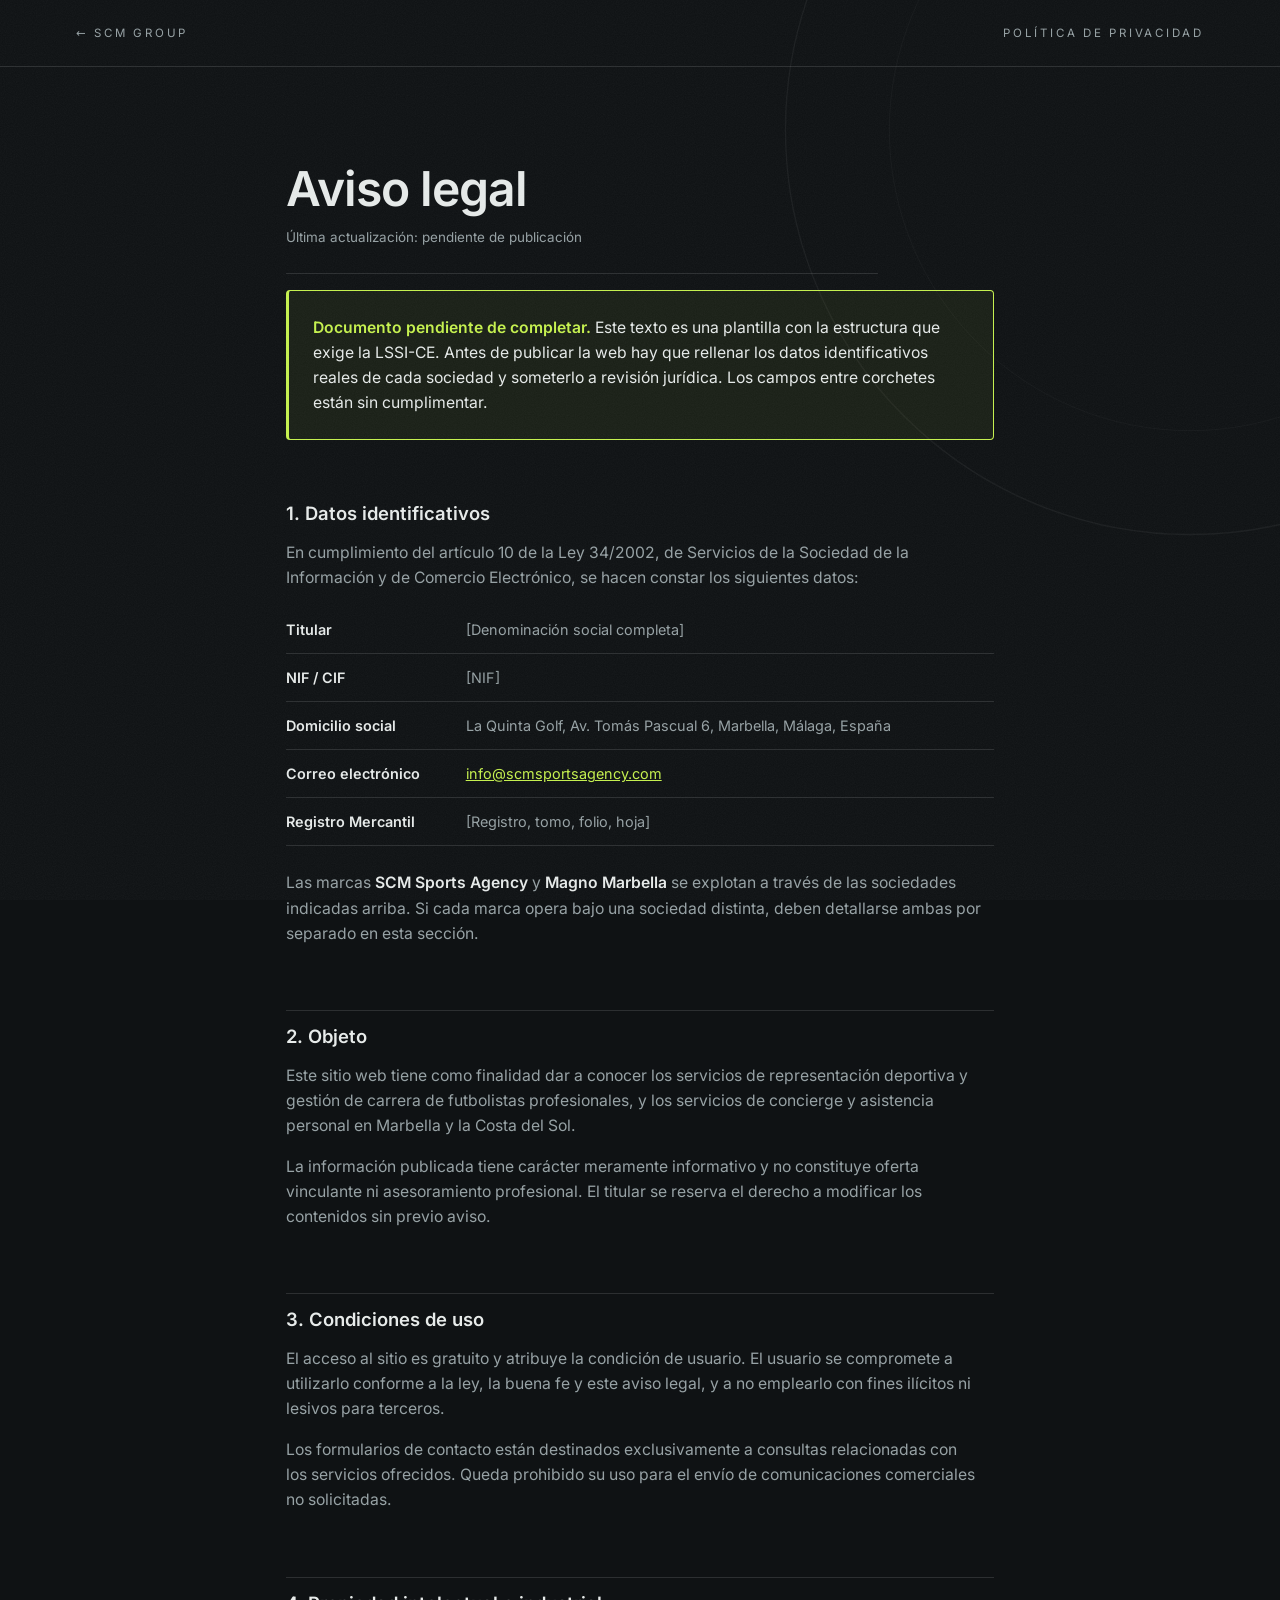
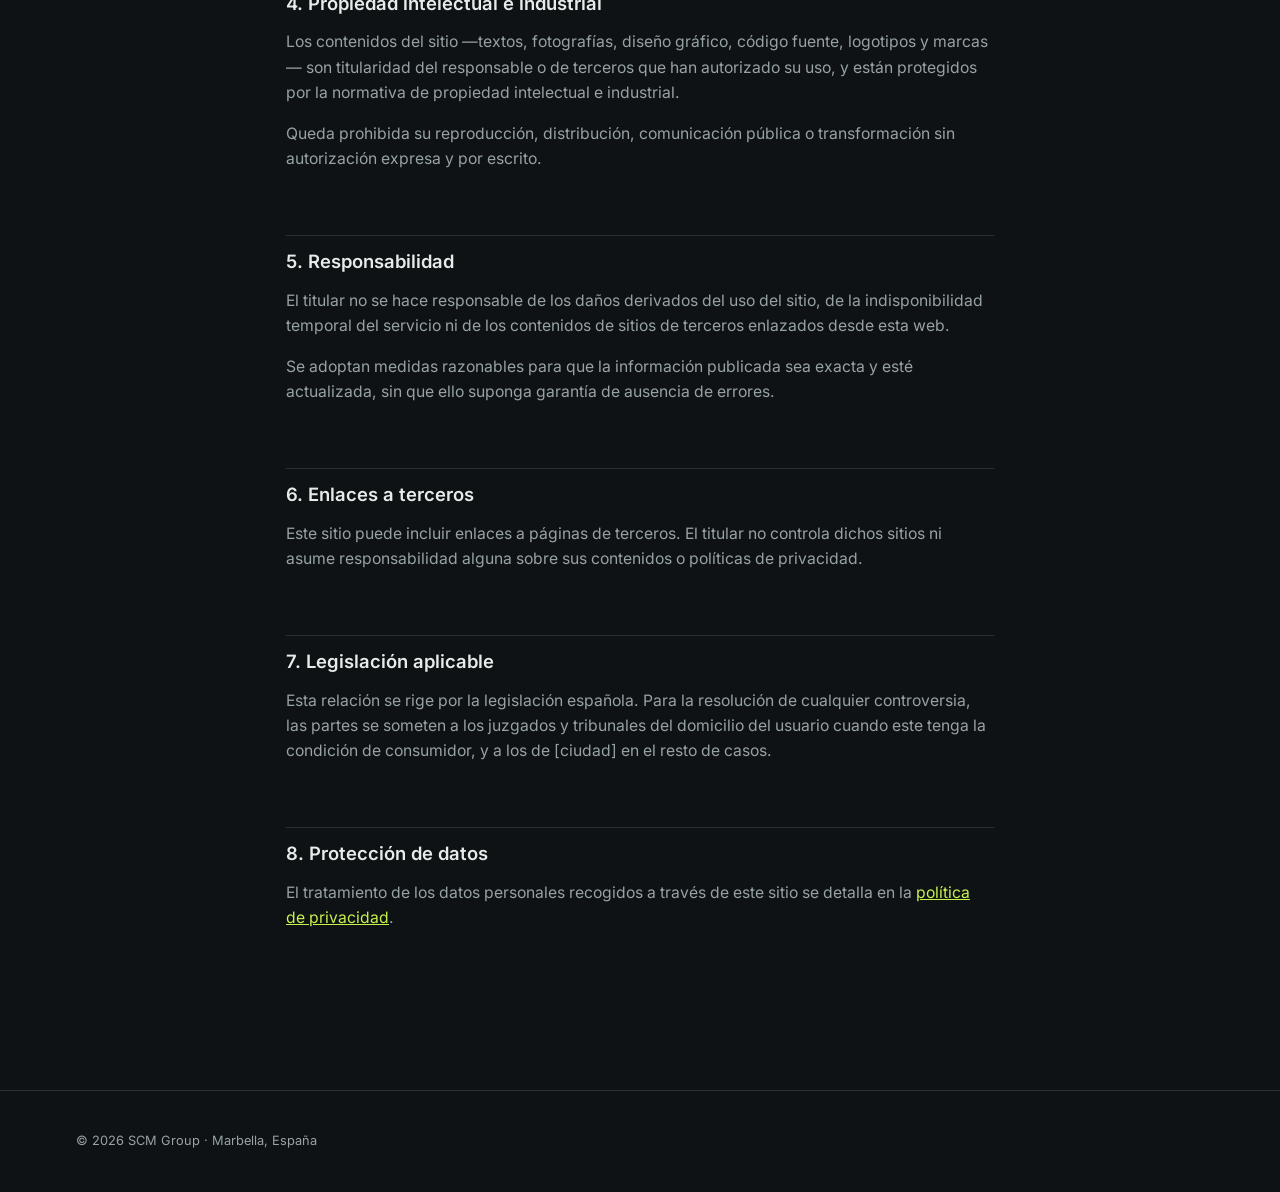
<file: legal.html>
<!DOCTYPE html>
<html lang="es">
  <head>
    <meta charset="utf-8" />
    <meta name="viewport" content="width=device-width, initial-scale=1" />
    <title>Aviso legal — SCM Group</title>
    <meta name="robots" content="noindex" />
    <meta name="theme-color" content="#0f1214" />
    <link rel="icon" href="assets/img/favicon.svg" type="image/svg+xml" />
    <link rel="stylesheet" href="assets/css/fonts.css" />
    <link rel="stylesheet" href="assets/css/base.css" />
    <link rel="stylesheet" href="assets/css/doc.css" />
  </head>

  <body>
    <header class="doc-header">
      <div class="container doc-header__row">
        <a href="./">&larr; SCM Group</a>
        <a href="privacidad.html">Política de privacidad</a>
      </div>
    </header>

    <main class="doc container container--narrow">
      <h1>Aviso legal</h1>
      <p class="doc__updated">Última actualización: pendiente de publicación</p>

      <div class="doc__warning">
        <p>
          <strong>Documento pendiente de completar.</strong> Este texto es una plantilla con la
          estructura que exige la LSSI-CE. Antes de publicar la web hay que rellenar los datos
          identificativos reales de cada sociedad y someterlo a revisión jurídica. Los campos
          entre corchetes están sin cumplimentar.
        </p>
      </div>

      <h2>1. Datos identificativos</h2>
      <p>
        En cumplimiento del artículo 10 de la Ley 34/2002, de Servicios de la Sociedad de la
        Información y de Comercio Electrónico, se hacen constar los siguientes datos:
      </p>
      <div class="table-scroll">
        <table>
        <tbody>
          <tr>
            <th>Titular</th>
            <td>[Denominación social completa]</td>
          </tr>
          <tr>
            <th>NIF / CIF</th>
            <td>[NIF]</td>
          </tr>
          <tr>
            <th>Domicilio social</th>
            <td>La Quinta Golf, Av. Tomás Pascual 6, Marbella, Málaga, España</td>
          </tr>
          <tr>
            <th>Correo electrónico</th>
            <td><a href="mailto:info@scmsportsagency.com">info@scmsportsagency.com</a></td>
          </tr>
          <tr>
            <th>Registro Mercantil</th>
            <td>[Registro, tomo, folio, hoja]</td>
          </tr>
        </tbody>
        </table>
      </div>
      <p>
        Las marcas <strong>SCM Sports Agency</strong> y <strong>Magno Marbella</strong> se explotan
        a través de las sociedades indicadas arriba. Si cada marca opera bajo una sociedad
        distinta, deben detallarse ambas por separado en esta sección.
      </p>

      <h2>2. Objeto</h2>
      <p>
        Este sitio web tiene como finalidad dar a conocer los servicios de representación
        deportiva y gestión de carrera de futbolistas profesionales, y los servicios de concierge
        y asistencia personal en Marbella y la Costa del Sol.
      </p>
      <p>
        La información publicada tiene carácter meramente informativo y no constituye oferta
        vinculante ni asesoramiento profesional. El titular se reserva el derecho a modificar los
        contenidos sin previo aviso.
      </p>

      <h2>3. Condiciones de uso</h2>
      <p>
        El acceso al sitio es gratuito y atribuye la condición de usuario. El usuario se
        compromete a utilizarlo conforme a la ley, la buena fe y este aviso legal, y a no emplearlo
        con fines ilícitos ni lesivos para terceros.
      </p>
      <p>
        Los formularios de contacto están destinados exclusivamente a consultas relacionadas con
        los servicios ofrecidos. Queda prohibido su uso para el envío de comunicaciones
        comerciales no solicitadas.
      </p>

      <h2>4. Propiedad intelectual e industrial</h2>
      <p>
        Los contenidos del sitio —textos, fotografías, diseño gráfico, código fuente, logotipos y
        marcas— son titularidad del responsable o de terceros que han autorizado su uso, y están
        protegidos por la normativa de propiedad intelectual e industrial.
      </p>
      <p>
        Queda prohibida su reproducción, distribución, comunicación pública o transformación sin
        autorización expresa y por escrito.
      </p>

      <h2>5. Responsabilidad</h2>
      <p>
        El titular no se hace responsable de los daños derivados del uso del sitio, de la
        indisponibilidad temporal del servicio ni de los contenidos de sitios de terceros
        enlazados desde esta web.
      </p>
      <p>
        Se adoptan medidas razonables para que la información publicada sea exacta y esté
        actualizada, sin que ello suponga garantía de ausencia de errores.
      </p>

      <h2>6. Enlaces a terceros</h2>
      <p>
        Este sitio puede incluir enlaces a páginas de terceros. El titular no controla dichos
        sitios ni asume responsabilidad alguna sobre sus contenidos o políticas de privacidad.
      </p>

      <h2>7. Legislación aplicable</h2>
      <p>
        Esta relación se rige por la legislación española. Para la resolución de cualquier
        controversia, las partes se someten a los juzgados y tribunales del domicilio del usuario
        cuando este tenga la condición de consumidor, y a los de [ciudad] en el resto de casos.
      </p>

      <h2>8. Protección de datos</h2>
      <p>
        El tratamiento de los datos personales recogidos a través de este sitio se detalla en la
        <a href="privacidad.html">política de privacidad</a>.
      </p>
    </main>

    <footer class="doc-footer">
      <div class="container">
        <p>&copy; <span data-year>2026</span> SCM Group · Marbella, España</p>
      </div>
    </footer>

    <script src="assets/js/site.js"></script>
  </body>
</html>
</file>
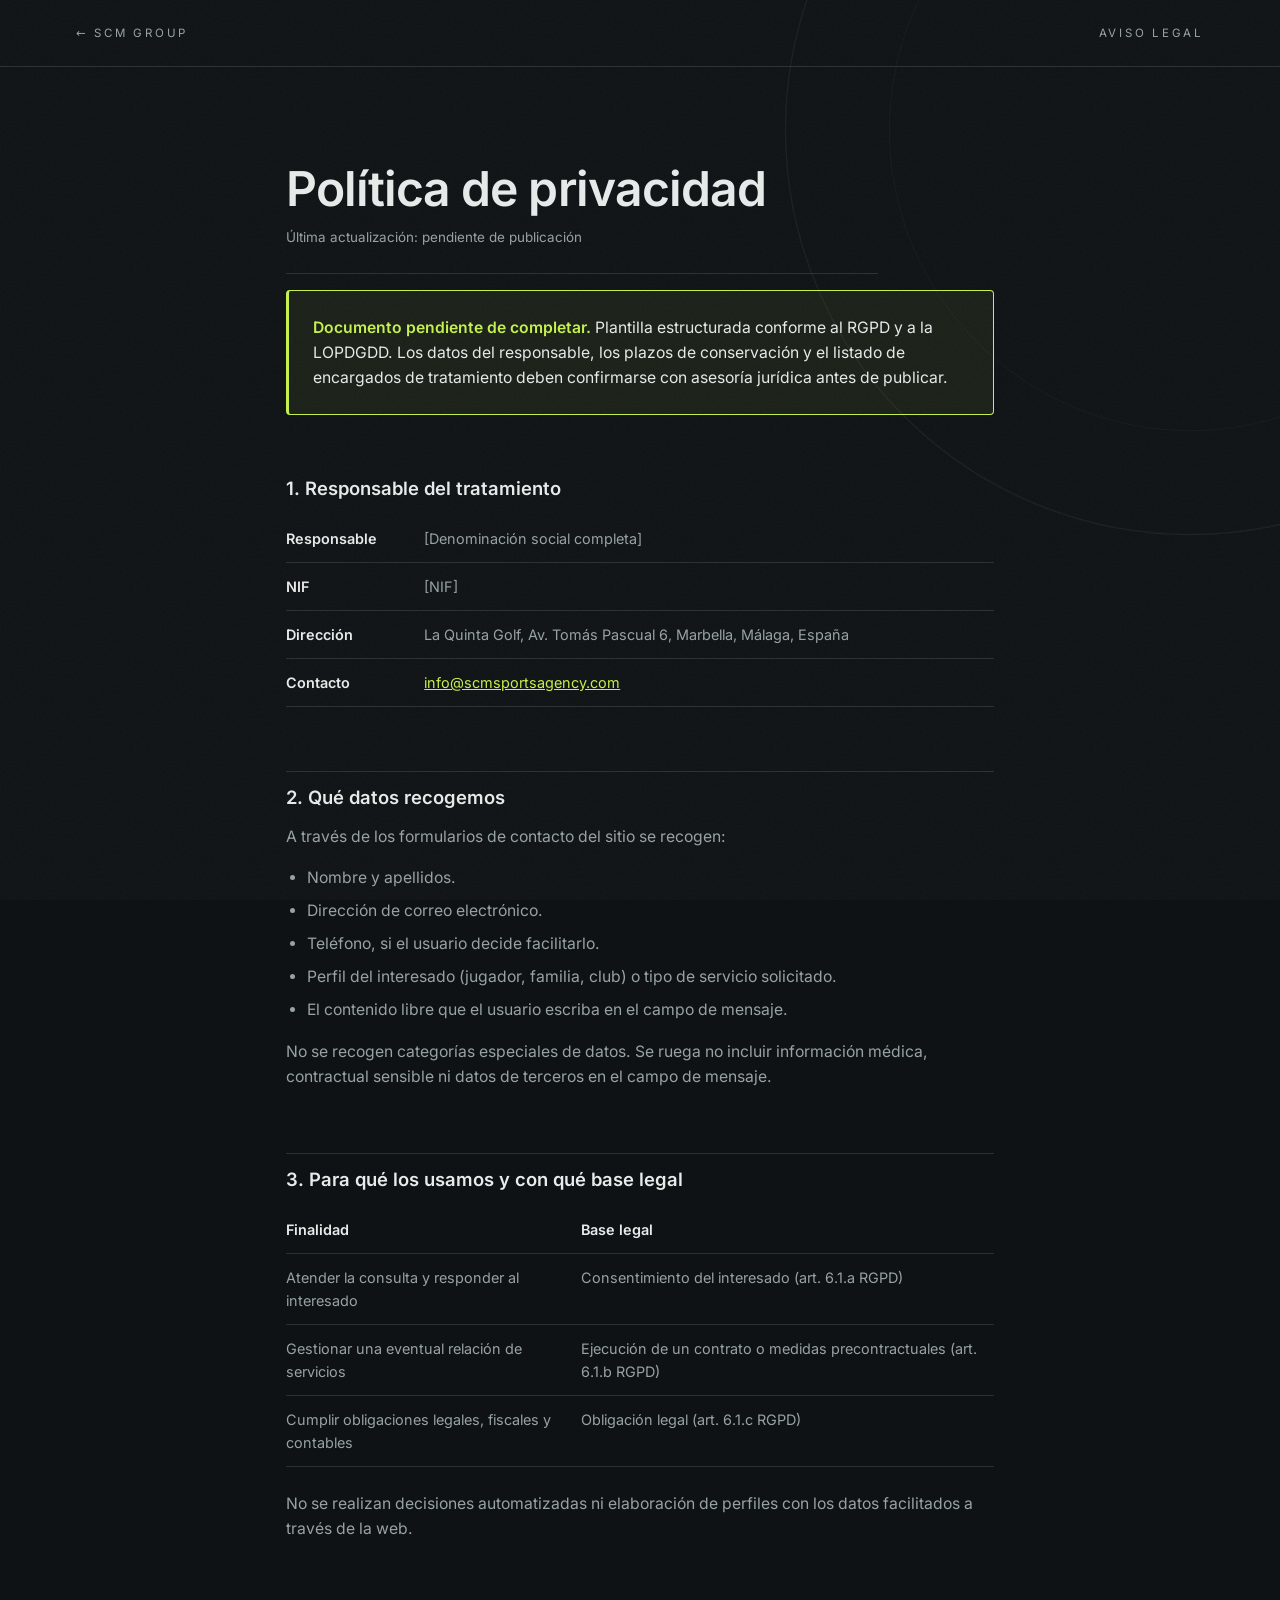
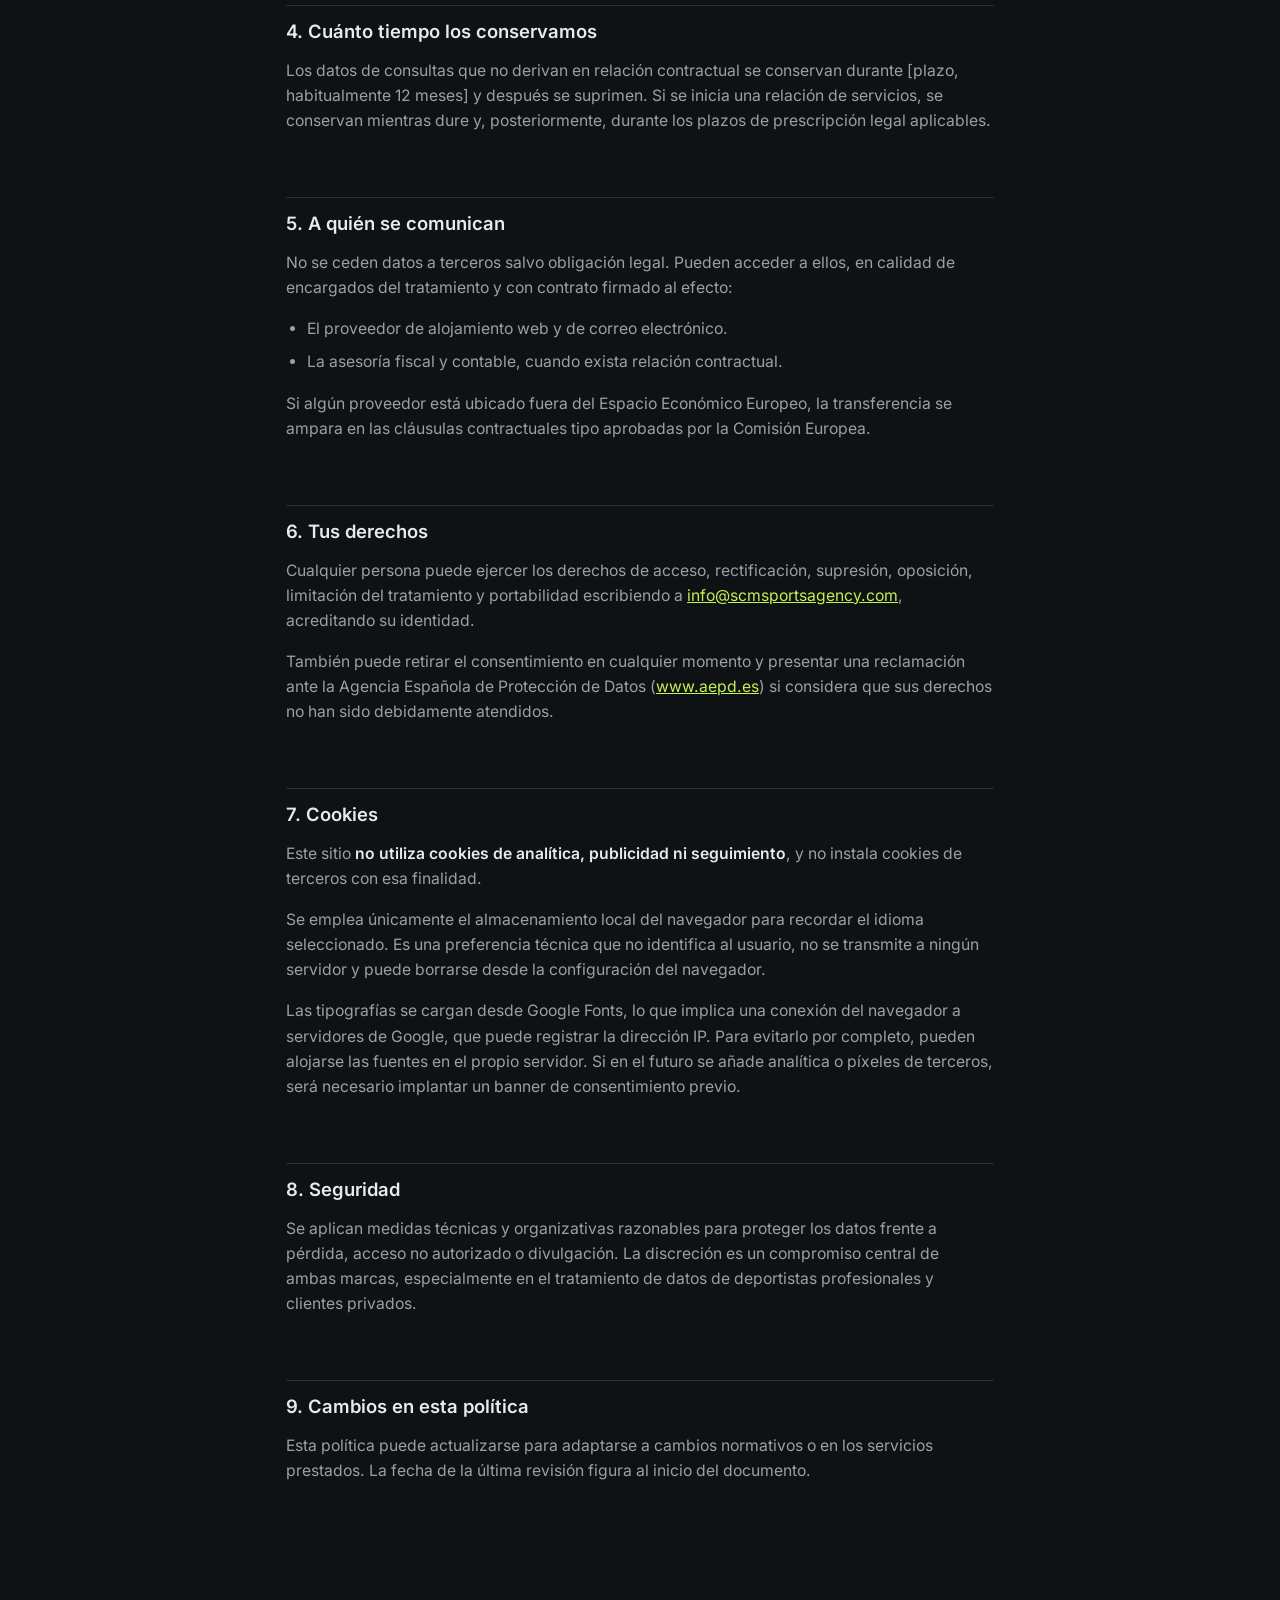
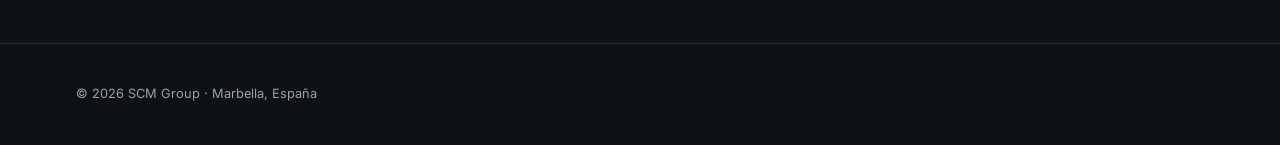
<file: privacidad.html>
<!DOCTYPE html>
<html lang="es">
  <head>
    <meta charset="utf-8" />
    <meta name="viewport" content="width=device-width, initial-scale=1" />
    <title>Política de privacidad — SCM Group</title>
    <meta name="robots" content="noindex" />
    <meta name="theme-color" content="#0f1214" />
    <link rel="icon" href="assets/img/favicon.svg" type="image/svg+xml" />
    <link rel="stylesheet" href="assets/css/fonts.css" />
    <link rel="stylesheet" href="assets/css/base.css" />
    <link rel="stylesheet" href="assets/css/doc.css" />
  </head>

  <body>
    <header class="doc-header">
      <div class="container doc-header__row">
        <a href="./">&larr; SCM Group</a>
        <a href="legal.html">Aviso legal</a>
      </div>
    </header>

    <main class="doc container container--narrow">
      <h1>Política de privacidad</h1>
      <p class="doc__updated">Última actualización: pendiente de publicación</p>

      <div class="doc__warning">
        <p>
          <strong>Documento pendiente de completar.</strong> Plantilla estructurada conforme al
          RGPD y a la LOPDGDD. Los datos del responsable, los plazos de conservación y el listado
          de encargados de tratamiento deben confirmarse con asesoría jurídica antes de publicar.
        </p>
      </div>

      <h2>1. Responsable del tratamiento</h2>
      <div class="table-scroll">
        <table>
        <tbody>
          <tr>
            <th>Responsable</th>
            <td>[Denominación social completa]</td>
          </tr>
          <tr>
            <th>NIF</th>
            <td>[NIF]</td>
          </tr>
          <tr>
            <th>Dirección</th>
            <td>La Quinta Golf, Av. Tomás Pascual 6, Marbella, Málaga, España</td>
          </tr>
          <tr>
            <th>Contacto</th>
            <td><a href="mailto:info@scmsportsagency.com">info@scmsportsagency.com</a></td>
          </tr>
        </tbody>
        </table>
      </div>

      <h2>2. Qué datos recogemos</h2>
      <p>A través de los formularios de contacto del sitio se recogen:</p>
      <ul>
        <li>Nombre y apellidos.</li>
        <li>Dirección de correo electrónico.</li>
        <li>Teléfono, si el usuario decide facilitarlo.</li>
        <li>Perfil del interesado (jugador, familia, club) o tipo de servicio solicitado.</li>
        <li>El contenido libre que el usuario escriba en el campo de mensaje.</li>
      </ul>
      <p>
        No se recogen categorías especiales de datos. Se ruega no incluir información médica,
        contractual sensible ni datos de terceros en el campo de mensaje.
      </p>

      <h2>3. Para qué los usamos y con qué base legal</h2>
      <div class="table-scroll">
        <table>
        <thead>
          <tr>
            <th>Finalidad</th>
            <th>Base legal</th>
          </tr>
        </thead>
        <tbody>
          <tr>
            <td>Atender la consulta y responder al interesado</td>
            <td>Consentimiento del interesado (art. 6.1.a RGPD)</td>
          </tr>
          <tr>
            <td>Gestionar una eventual relación de servicios</td>
            <td>Ejecución de un contrato o medidas precontractuales (art. 6.1.b RGPD)</td>
          </tr>
          <tr>
            <td>Cumplir obligaciones legales, fiscales y contables</td>
            <td>Obligación legal (art. 6.1.c RGPD)</td>
          </tr>
        </tbody>
        </table>
      </div>
      <p>
        No se realizan decisiones automatizadas ni elaboración de perfiles con los datos
        facilitados a través de la web.
      </p>

      <h2>4. Cuánto tiempo los conservamos</h2>
      <p>
        Los datos de consultas que no derivan en relación contractual se conservan durante
        [plazo, habitualmente 12 meses] y después se suprimen. Si se inicia una relación de
        servicios, se conservan mientras dure y, posteriormente, durante los plazos de
        prescripción legal aplicables.
      </p>

      <h2>5. A quién se comunican</h2>
      <p>
        No se ceden datos a terceros salvo obligación legal. Pueden acceder a ellos, en calidad de
        encargados del tratamiento y con contrato firmado al efecto:
      </p>
      <ul>
        <li>El proveedor de alojamiento web y de correo electrónico.</li>
        <li>La asesoría fiscal y contable, cuando exista relación contractual.</li>
      </ul>
      <p>
        Si algún proveedor está ubicado fuera del Espacio Económico Europeo, la transferencia se
        ampara en las cláusulas contractuales tipo aprobadas por la Comisión Europea.
      </p>

      <h2>6. Tus derechos</h2>
      <p>
        Cualquier persona puede ejercer los derechos de acceso, rectificación, supresión,
        oposición, limitación del tratamiento y portabilidad escribiendo a
        <a href="mailto:info@scmsportsagency.com">info@scmsportsagency.com</a>,
        acreditando su identidad.
      </p>
      <p>
        También puede retirar el consentimiento en cualquier momento y presentar una reclamación
        ante la Agencia Española de Protección de Datos
        (<a href="https://www.aepd.es" rel="noopener">www.aepd.es</a>) si considera que sus
        derechos no han sido debidamente atendidos.
      </p>

      <h2 id="cookies">7. Cookies</h2>
      <p>
        Este sitio <strong>no utiliza cookies de analítica, publicidad ni seguimiento</strong>, y
        no instala cookies de terceros con esa finalidad.
      </p>
      <p>
        Se emplea únicamente el almacenamiento local del navegador para recordar el idioma
        seleccionado. Es una preferencia técnica que no identifica al usuario, no se transmite a
        ningún servidor y puede borrarse desde la configuración del navegador.
      </p>
      <p>
        Las tipografías se cargan desde Google Fonts, lo que implica una conexión del navegador a
        servidores de Google, que puede registrar la dirección IP. Para evitarlo por completo,
        pueden alojarse las fuentes en el propio servidor. Si en el futuro se añade analítica o
        píxeles de terceros, será necesario implantar un banner de consentimiento previo.
      </p>

      <h2>8. Seguridad</h2>
      <p>
        Se aplican medidas técnicas y organizativas razonables para proteger los datos frente a
        pérdida, acceso no autorizado o divulgación. La discreción es un compromiso central de
        ambas marcas, especialmente en el tratamiento de datos de deportistas profesionales y
        clientes privados.
      </p>

      <h2>9. Cambios en esta política</h2>
      <p>
        Esta política puede actualizarse para adaptarse a cambios normativos o en los servicios
        prestados. La fecha de la última revisión figura al inicio del documento.
      </p>
    </main>

    <footer class="doc-footer">
      <div class="container">
        <p>&copy; <span data-year>2026</span> SCM Group · Marbella, España</p>
      </div>
    </footer>

    <script src="assets/js/site.js"></script>
  </body>
</html>
</file>
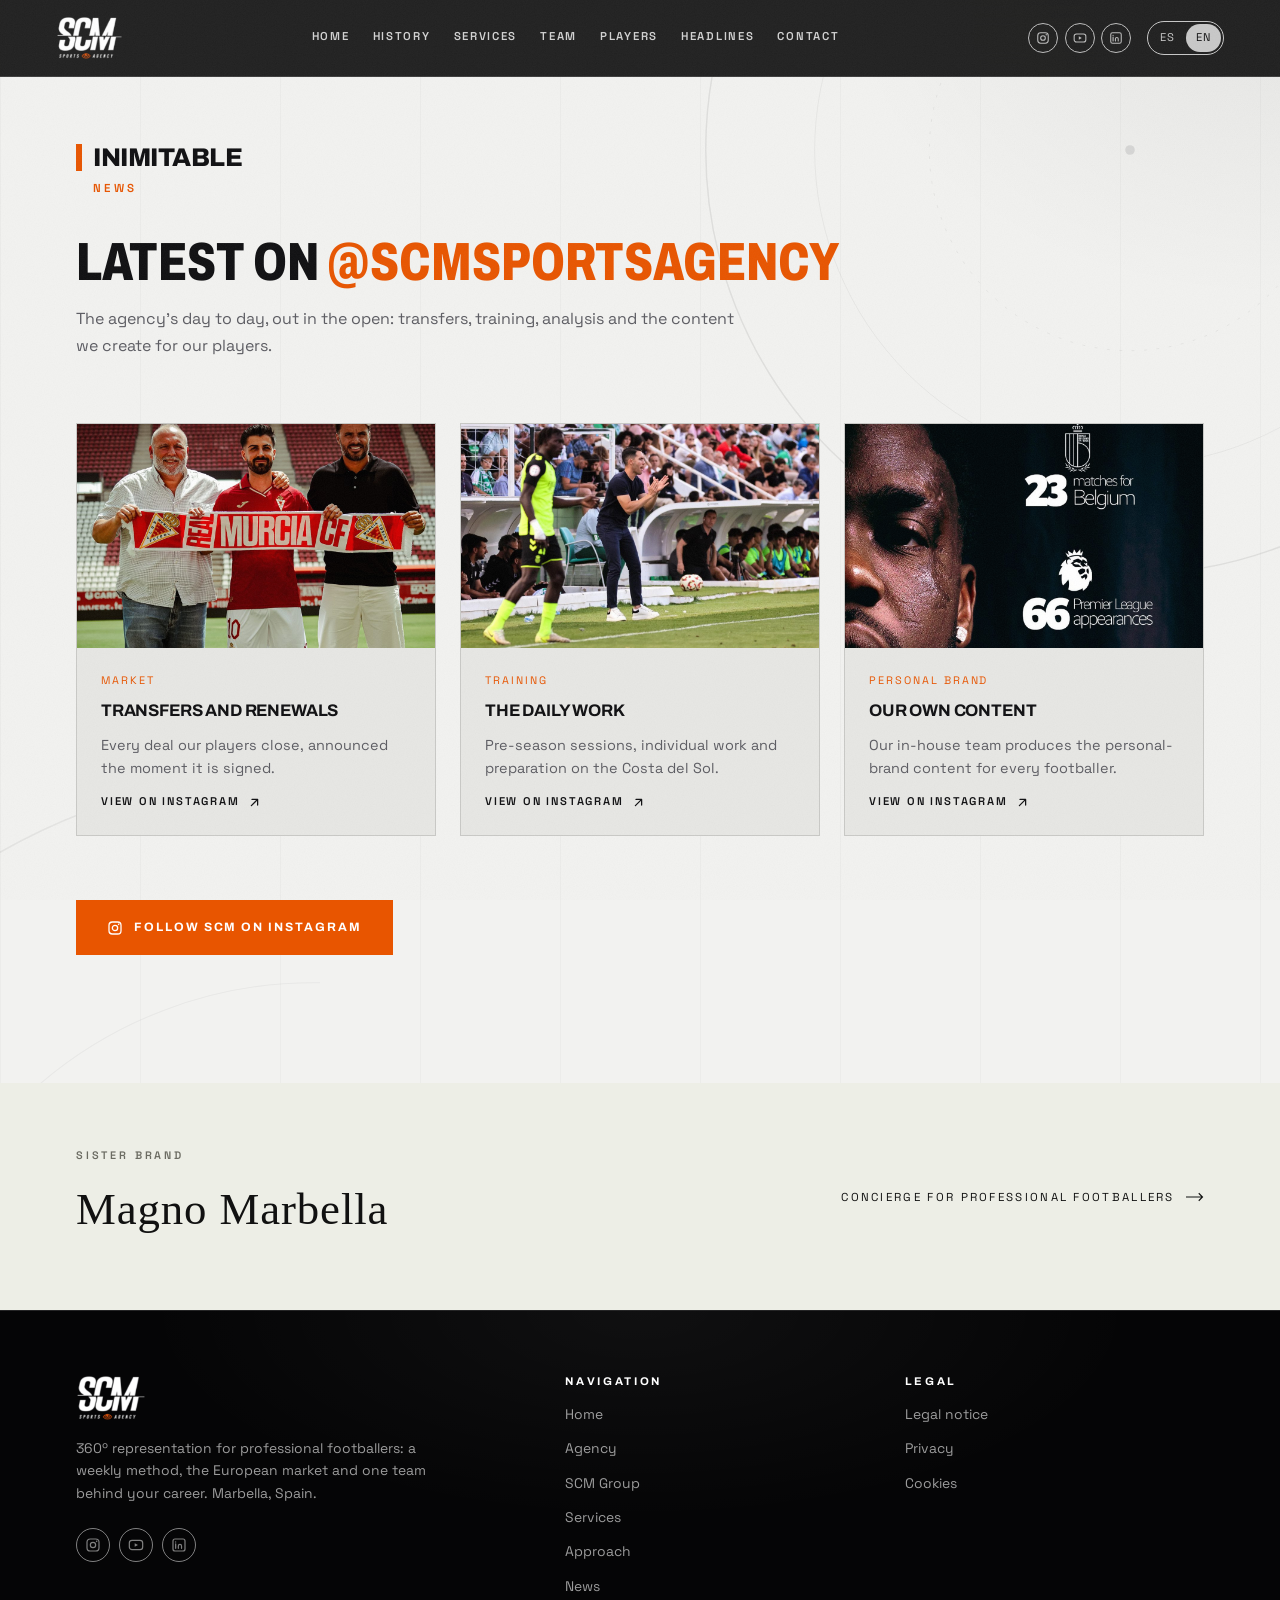
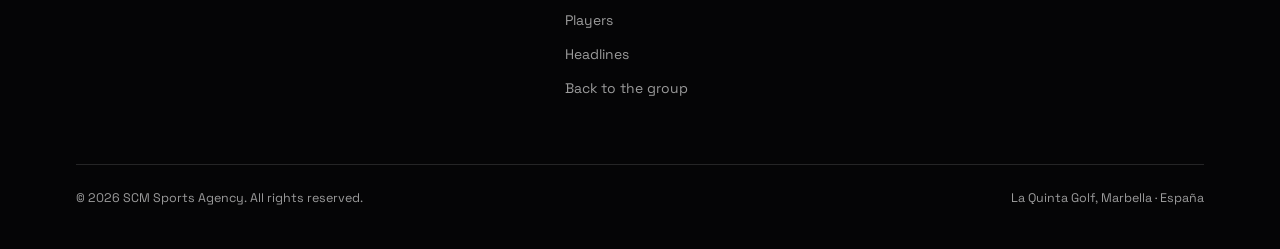
<file: scm/actualidad.html>
<!DOCTYPE html>
<html lang="es">
  <head>
    <meta charset="utf-8" />
    <meta name="viewport" content="width=device-width, initial-scale=1" />
    <title>Actualidad · SCM Sports Agency</title>
    <meta
      name="description"
      content="Actualidad y noticias de SCM Sports Agency y sus jugadores."
    />
    <meta name="theme-color" content="#0a0a0b" />

    <meta property="og:type" content="website" />
    <meta property="og:title" content="Actualidad — SCM Sports Agency" />
    <meta
      property="og:description"
      content="Tú pones el talento. Nosotros, todo lo demás. Agencia 360º de futbolistas profesionales."
    />
    <meta property="og:image" content="../assets/img/og-scm.jpg" />

    <link rel="icon" href="../assets/img/favicon.svg" type="image/svg+xml" />
    <link rel="stylesheet" href="../assets/css/fonts.css" />
    <link rel="stylesheet" href="../assets/css/base.css" />
    <link rel="stylesheet" href="../assets/css/scm.css" />
    <link rel="stylesheet" href="../assets/css/photos.css" />
  </head>

  <body class="page-scm page-sub">
    <a class="skip-link" href="#main">Saltar al contenido</a>

    <!-- ==================================================== cabecera ==== -->
    <header class="header" data-header>
      <a class="brand" href="../">
        <img src="../assets/img/logo-scm-light.png" alt="SCM Sports Agency" />
      </a>

      <nav class="nav" data-nav aria-label="Principal">
        <a class="nav__link" href="index.html" data-i18n="nav.home">Inicio</a>
        <a class="nav__link" href="historia.html" data-i18n="nav.history">Historia</a>
        <a class="nav__link" href="servicios.html" data-i18n="nav.services">Servicios</a>
        <a class="nav__link" href="equipo.html" data-i18n="nav.team">Equipo</a>
        <a class="nav__link" href="https://www.transfermarkt.es/scm-sports-agency/beraterfirma/berater/11514" data-i18n="nav.players">Jugadores</a>
        <a class="nav__link" href="https://www.instagram.com/scmsportsagency/?hl=es" data-i18n="nav.headlines">Titulares</a>
        <a class="nav__link" href="contacto.html" data-i18n="nav.contact">Contacto</a>
      </nav>

      <div class="header__actions">
        <div class="social">
          <a href="https://www.instagram.com/scmsportsagency/" rel="noopener" aria-label="Instagram">
            <svg viewBox="0 0 24 24" fill="none" aria-hidden="true">
              <rect x="3" y="3" width="18" height="18" rx="5" stroke="currentColor" stroke-width="1.8" />
              <circle cx="12" cy="12" r="4" stroke="currentColor" stroke-width="1.8" />
              <circle cx="17.5" cy="6.5" r="1.2" fill="currentColor" />
            </svg>
          </a>
          <a href="https://www.youtube.com/@scmsportsagency" rel="noopener" aria-label="YouTube">
            <svg viewBox="0 0 24 24" fill="none" aria-hidden="true">
              <rect x="2" y="5" width="20" height="14" rx="4" stroke="currentColor" stroke-width="1.8" />
              <path d="M10 9.2l5 2.8-5 2.8V9.2z" fill="currentColor" />
            </svg>
          </a>
          <a
            href="https://www.linkedin.com/company/scm-sports-agency/"
            rel="noopener"
            aria-label="LinkedIn"
          >
            <svg viewBox="0 0 24 24" fill="none" aria-hidden="true">
              <rect x="3" y="3" width="18" height="18" rx="3" stroke="currentColor" stroke-width="1.8" />
              <path d="M7 10.5V17M7 7.4v.1" stroke="currentColor" stroke-width="1.9" stroke-linecap="round" />
              <path
                d="M11 17v-3.6a2.4 2.4 0 014.8 0V17"
                stroke="currentColor"
                stroke-width="1.8"
                stroke-linecap="round"
              />
            </svg>
          </a>
        </div>

        <div class="lang-switch" role="group" data-i18n-attr="aria-label:nav.lang" aria-label="Idioma">
          <button class="lang-switch__btn" type="button" data-lang-btn="es" aria-pressed="true">
            <span>ES</span>
          </button>
          <button class="lang-switch__btn" type="button" data-lang-btn="en" aria-pressed="false">
            <span>EN</span>
          </button>
        </div>

        <button
          class="nav-toggle"
          type="button"
          data-nav-toggle
          aria-expanded="false"
          data-i18n-attr="aria-label:nav.menu"
          aria-label="Menú"
        >
          <span></span>
        </button>
      </div>
    </header>

    <main id="main">

      <!-- =============================================== actualidad ==== -->
      <section class="section section--light" id="actualidad">
        <div class="container">
          <div class="tag" data-reveal>
            <p class="tag__mark">Inimitable</p>
            <p class="tag__section" data-i18n="news.section">Actualidad</p>
          </div>

          <h2 class="section__title" data-i18n-html="news.title" data-reveal>
            Lo último en <em>@scmsportsagency</em>
          </h2>
          <p class="section__lead" data-i18n="news.lead" data-reveal>
            Publicamos el día a día de la agencia en Instagram.
          </p>

          <div class="headlines__grid">
            <a
              class="headline"
              href="https://www.instagram.com/scmsportsagency/"
              rel="noopener"
              data-reveal
            >
              <div class="photo" style="--photo: var(--photo-news1)">
                <span class="headline__placeholder" aria-hidden="true">
                  <svg viewBox="0 0 48 48" fill="none">
                    <rect x="6" y="6" width="36" height="36" rx="10" stroke="currentColor" stroke-width="2.6" />
                    <circle cx="24" cy="24" r="8" stroke="currentColor" stroke-width="2.6" />
                    <circle cx="35" cy="13" r="2.4" fill="currentColor" />
                  </svg>
                </span>
              </div>
              <div class="headline__body">
                <p class="headline__meta" data-i18n="news.1.label">Mercado</p>
                <h3 class="headline__title" data-i18n="news.1.title">Fichajes y renovaciones</h3>
                <p class="headline__text" data-i18n="news.1.text">
                  Cada operación cerrada de nuestros jugadores.
                </p>
                <span class="headline__cta">
                  <span data-i18n="news.cta">Ver en Instagram</span>
                  <svg viewBox="0 0 24 24" fill="none" aria-hidden="true">
                    <path d="M7 17L17 7M17 7H8M17 7v9" stroke="currentColor" stroke-width="2" stroke-linecap="round" stroke-linejoin="round" />
                  </svg>
                </span>
              </div>
            </a>

            <a
              class="headline"
              href="https://www.instagram.com/scmsportsagency/"
              rel="noopener"
              data-reveal
              style="--reveal-delay: 0.08s"
            >
              <div class="photo" style="--photo: var(--photo-news2)">
                <span class="headline__placeholder" aria-hidden="true">
                  <svg viewBox="0 0 48 48" fill="none">
                    <rect x="6" y="6" width="36" height="36" rx="10" stroke="currentColor" stroke-width="2.6" />
                    <circle cx="24" cy="24" r="8" stroke="currentColor" stroke-width="2.6" />
                    <circle cx="35" cy="13" r="2.4" fill="currentColor" />
                  </svg>
                </span>
              </div>
              <div class="headline__body">
                <p class="headline__meta" data-i18n="news.2.label">Entrenamiento</p>
                <h3 class="headline__title" data-i18n="news.2.title">Trabajo diario</h3>
                <p class="headline__text" data-i18n="news.2.text">
                  Sesiones de pretemporada y trabajo individual.
                </p>
                <span class="headline__cta">
                  <span data-i18n="news.cta">Ver en Instagram</span>
                  <svg viewBox="0 0 24 24" fill="none" aria-hidden="true">
                    <path d="M7 17L17 7M17 7H8M17 7v9" stroke="currentColor" stroke-width="2" stroke-linecap="round" stroke-linejoin="round" />
                  </svg>
                </span>
              </div>
            </a>

            <a
              class="headline"
              href="https://www.instagram.com/scmsportsagency/"
              rel="noopener"
              data-reveal
              style="--reveal-delay: 0.16s"
            >
              <div class="photo" style="--photo: var(--photo-news3)">
                <span class="headline__placeholder" aria-hidden="true">
                  <svg viewBox="0 0 48 48" fill="none">
                    <rect x="6" y="6" width="36" height="36" rx="10" stroke="currentColor" stroke-width="2.6" />
                    <circle cx="24" cy="24" r="8" stroke="currentColor" stroke-width="2.6" />
                    <circle cx="35" cy="13" r="2.4" fill="currentColor" />
                  </svg>
                </span>
              </div>
              <div class="headline__body">
                <p class="headline__meta" data-i18n="news.3.label">Marca personal</p>
                <h3 class="headline__title" data-i18n="news.3.title">Contenido propio</h3>
                <p class="headline__text" data-i18n="news.3.text">
                  Producimos el contenido de cada futbolista.
                </p>
                <span class="headline__cta">
                  <span data-i18n="news.cta">Ver en Instagram</span>
                  <svg viewBox="0 0 24 24" fill="none" aria-hidden="true">
                    <path d="M7 17L17 7M17 7H8M17 7v9" stroke="currentColor" stroke-width="2" stroke-linecap="round" stroke-linejoin="round" />
                  </svg>
                </span>
              </div>
            </a>
          </div>

          <p class="headlines__more" data-reveal>
            <a
              class="btn btn--primary"
              href="https://www.instagram.com/scmsportsagency/"
              rel="noopener"
            >
              <svg viewBox="0 0 24 24" fill="none" aria-hidden="true" style="width: 16px; height: 16px">
                <rect x="3" y="3" width="18" height="18" rx="5" stroke="currentColor" stroke-width="1.9" />
                <circle cx="12" cy="12" r="4" stroke="currentColor" stroke-width="1.9" />
                <circle cx="17.5" cy="6.5" r="1.2" fill="currentColor" />
              </svg>
              <span data-i18n="news.follow">Seguir a SCM en Instagram</span>
            </a>
          </p>
        </div>
      </section>
    </main>

    <!-- ================================================== crosslink ==== -->
    <a class="crosslink" href="../magno/">
      <span class="container crosslink__inner">
        <span>
          <span class="crosslink__label" data-i18n="cross.label">Marca hermana</span>
          <span class="crosslink__title" data-i18n="cross.title">Magno Marbella</span>
        </span>
        <span class="crosslink__arrow">
          <span data-i18n="cross.text">Concierge para futbolistas profesionales</span>
          <svg viewBox="0 0 24 12" fill="none" aria-hidden="true">
            <path d="M0 6h22M17 1l5 5-5 5" stroke="currentColor" stroke-width="1.5" />
          </svg>
        </span>
      </span>
    </a>

    <!-- ===================================================== footer ==== -->
    <footer class="footer">
      <div class="container">
        <div class="footer__top">
          <div>
            <img class="footer__logo" src="../assets/img/logo-scm-light.png" alt="SCM Sports Agency" />
            <p data-i18n="footer.tagline" style="max-width: 42ch">
              Representación 360º de futbolistas profesionales: método semanal, mercado europeo y un solo equipo detrás de tu carrera.
            </p>
            <div class="social">
              <a
                href="https://www.instagram.com/scmsportsagency/"
                rel="noopener"
                aria-label="Instagram"
              >
                <svg viewBox="0 0 24 24" fill="none" aria-hidden="true">
                  <rect x="3" y="3" width="18" height="18" rx="5" stroke="currentColor" stroke-width="1.8" />
                  <circle cx="12" cy="12" r="4" stroke="currentColor" stroke-width="1.8" />
                  <circle cx="17.5" cy="6.5" r="1.2" fill="currentColor" />
                </svg>
              </a>
              <a href="https://www.youtube.com/@scmsportsagency" rel="noopener" aria-label="YouTube">
                <svg viewBox="0 0 24 24" fill="none" aria-hidden="true">
                  <rect x="2" y="5" width="20" height="14" rx="4" stroke="currentColor" stroke-width="1.8" />
                  <path d="M10 9.2l5 2.8-5 2.8V9.2z" fill="currentColor" />
                </svg>
              </a>
              <a
                href="https://www.linkedin.com/company/scm-sports-agency/"
                rel="noopener"
                aria-label="LinkedIn"
              >
                <svg viewBox="0 0 24 24" fill="none" aria-hidden="true">
                  <rect x="3" y="3" width="18" height="18" rx="3" stroke="currentColor" stroke-width="1.8" />
                  <path d="M7 10.5V17M7 7.4v.1" stroke="currentColor" stroke-width="1.9" stroke-linecap="round" />
                  <path
                    d="M11 17v-3.6a2.4 2.4 0 014.8 0V17"
                    stroke="currentColor"
                    stroke-width="1.8"
                    stroke-linecap="round"
                  />
                </svg>
              </a>
            </div>
          </div>

          <div>
            <h4 data-i18n="footer.nav">Navegación</h4>
            <ul>
              <li><a href="index.html" data-i18n="nav.home">Inicio</a></li>
              <li><a href="agencia.html" data-i18n="nav.about">Agencia</a></li>
              <li><a href="grupo.html" data-i18n="nav.group">SCM Group</a></li>
              <li><a href="servicios.html" data-i18n="nav.services">Servicios</a></li>
              <li><a href="enfoque.html" data-i18n="nav.focus">Enfoque</a></li>
              <li><a href="actualidad.html" data-i18n="nav.news">Actualidad</a></li>
              <li><a href="https://www.transfermarkt.es/scm-sports-agency/beraterfirma/berater/11514" data-i18n="nav.players">Jugadores</a></li>
              <li><a href="https://www.instagram.com/scmsportsagency/?hl=es" data-i18n="nav.headlines">Titulares</a></li>
              <li><a href="../" data-i18n="footer.group">Volver al grupo</a></li>
            </ul>
          </div>

          <div>
            <h4 data-i18n="footer.legalTitle">Legal</h4>
            <ul>
              <li><a href="../legal.html" data-i18n="footer.legal">Aviso legal</a></li>
              <li><a href="../privacidad.html" data-i18n="footer.privacy">Privacidad</a></li>
              <li><a href="../privacidad.html#cookies" data-i18n="footer.cookies">Cookies</a></li>
            </ul>
          </div>
        </div>

        <div class="footer__bottom">
          <p>
            &copy; <span data-year>2026</span> SCM Sports Agency.
            <span data-i18n="footer.rights">Todos los derechos reservados.</span>
          </p>
          <p>La Quinta Golf, Marbella · España</p>
        </div>
      </div>
    </footer>

    <script src="../assets/js/i18n-scm.js"></script>
    <script src="../assets/js/i18n.js"></script>
    <script src="../assets/js/site.js"></script>
  </body>
</html>
</file>
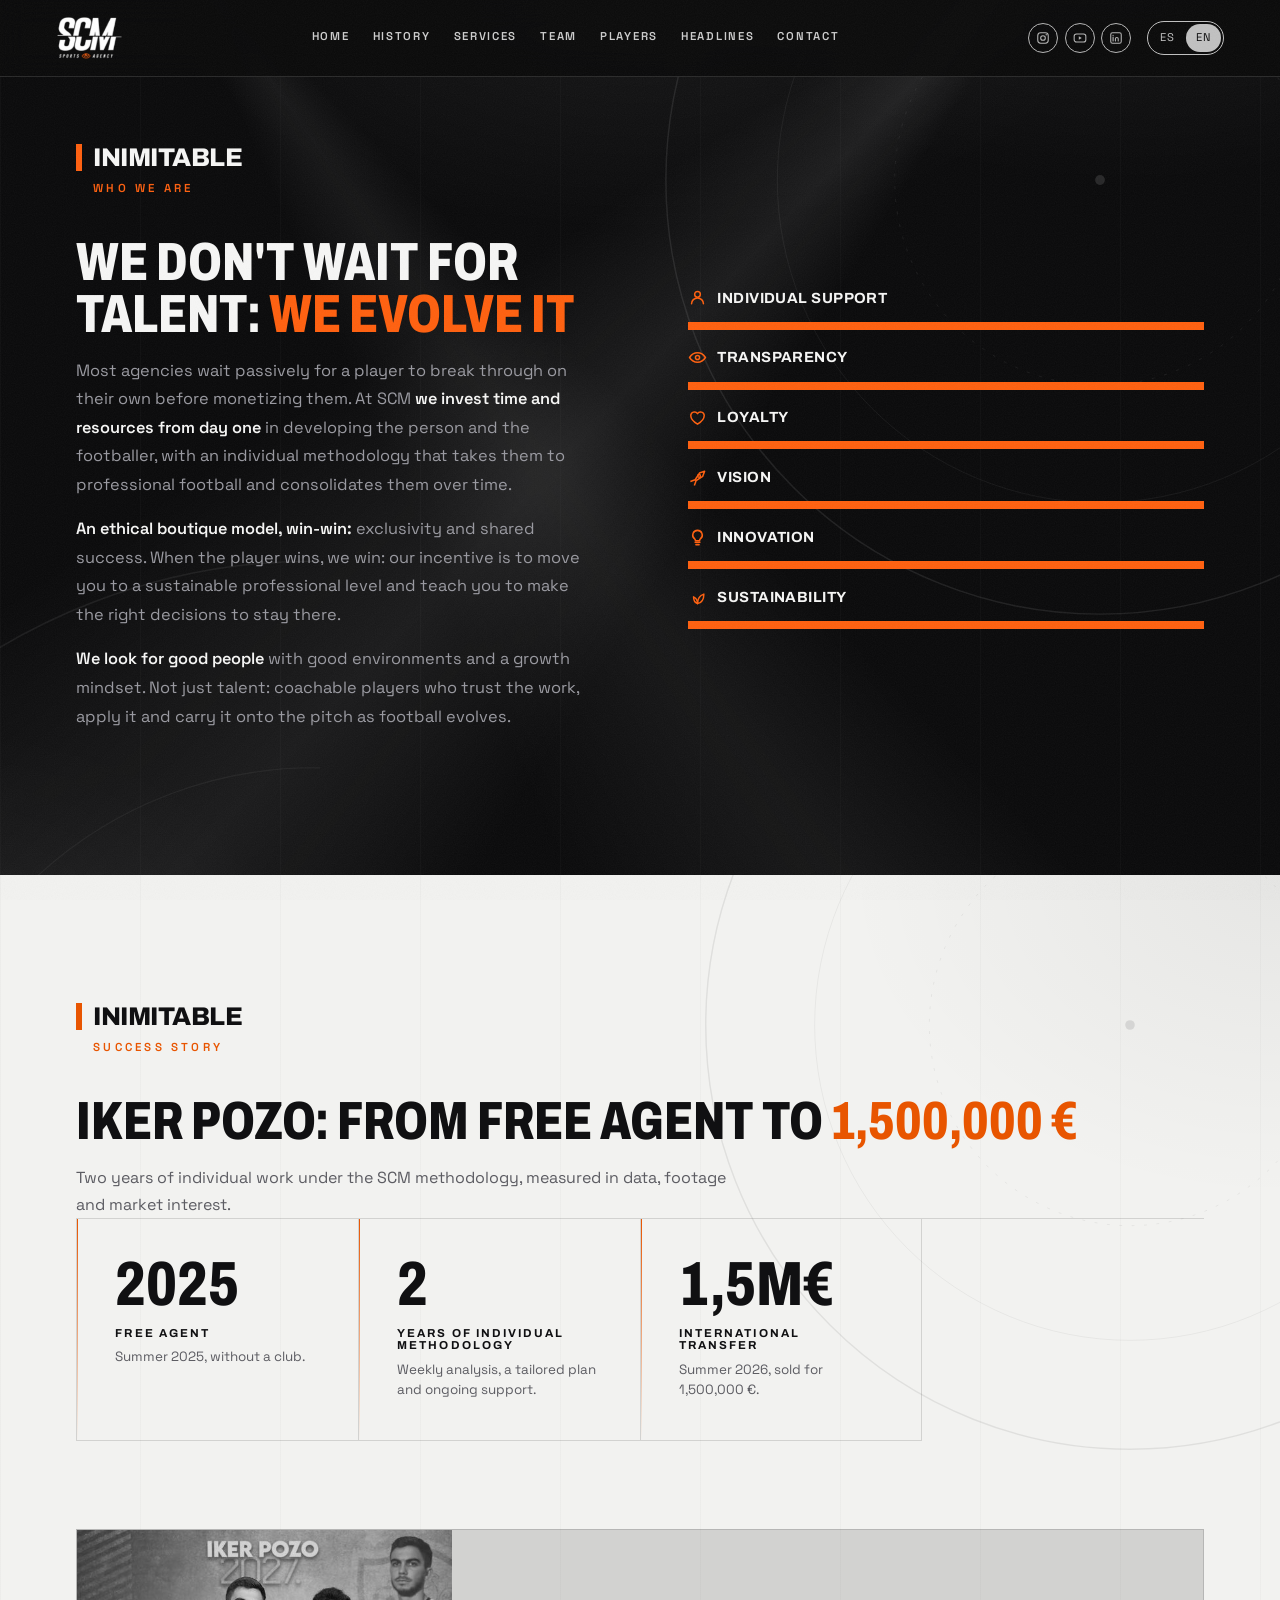
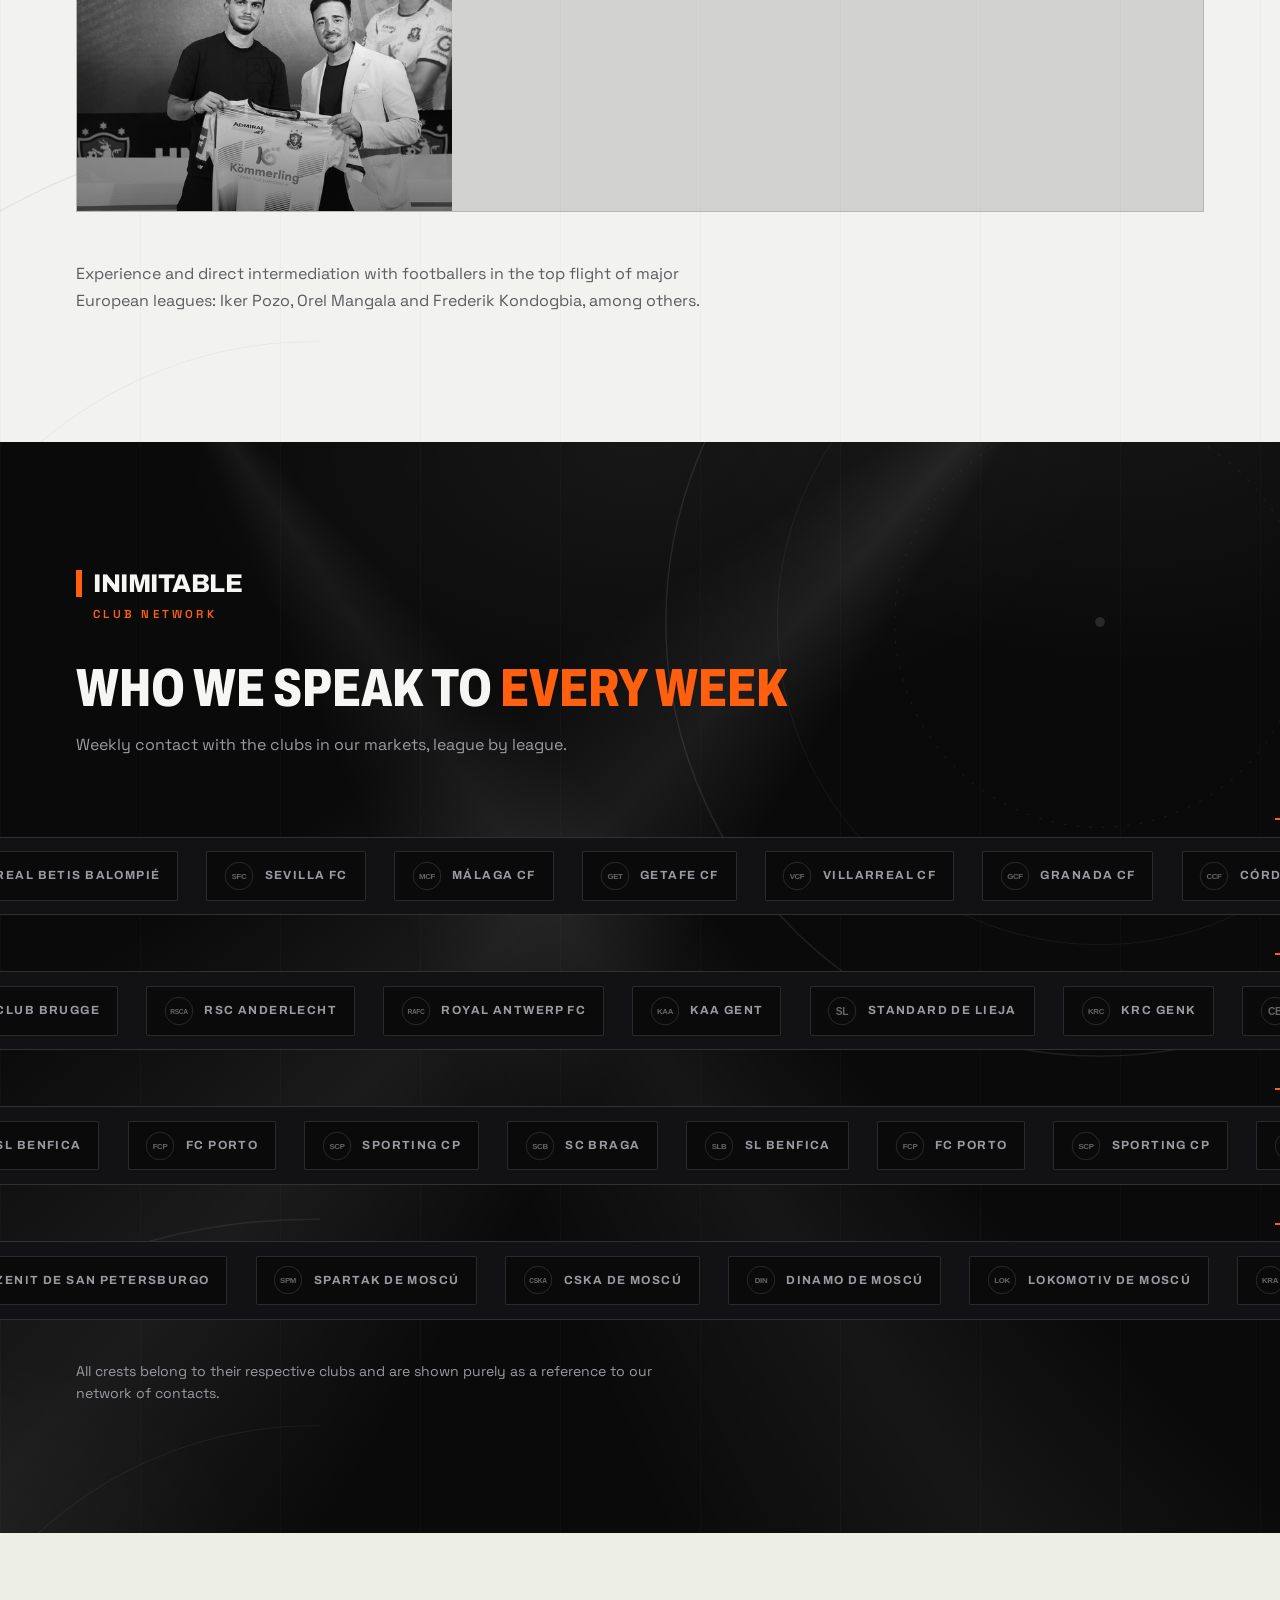
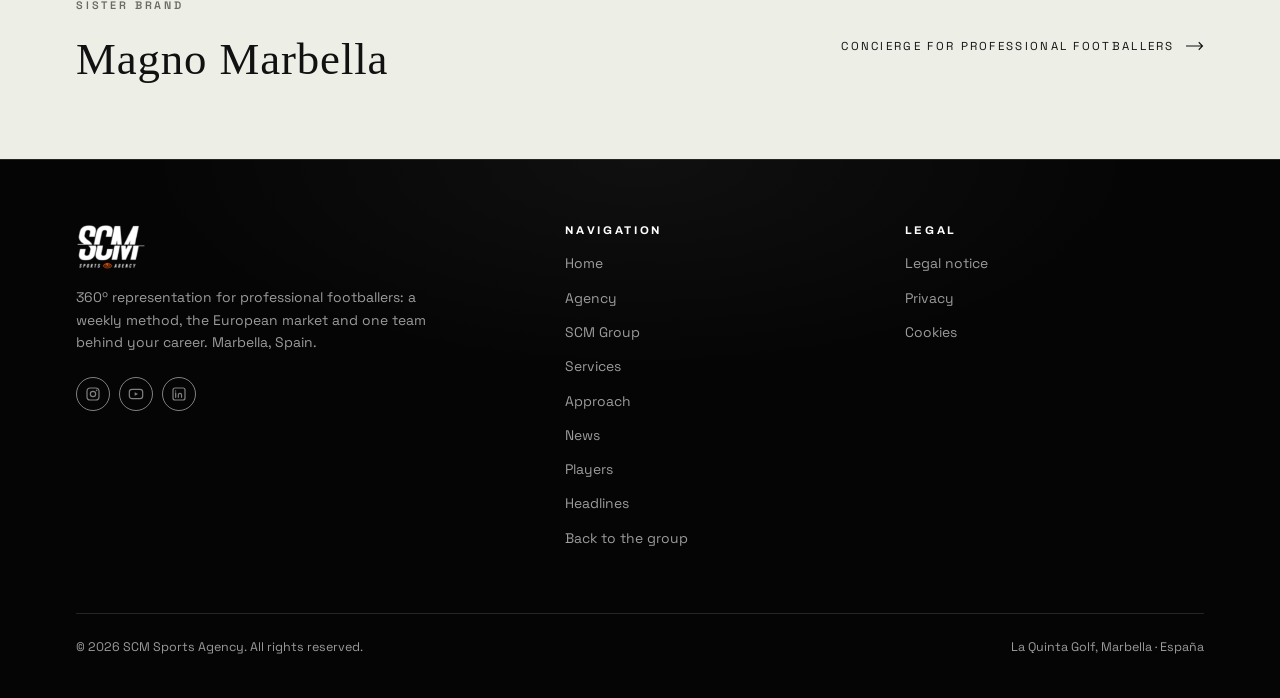
<file: scm/agencia.html>
<!DOCTYPE html>
<html lang="es">
  <head>
    <meta charset="utf-8" />
    <meta name="viewport" content="width=device-width, initial-scale=1" />
    <title>Agencia · SCM Sports Agency</title>
    <meta
      name="description"
      content="Quiénes somos: agencia 360º de representación y gestión integral de futbolistas profesionales, y nuestra red de clubes."
    />
    <meta name="theme-color" content="#0a0a0b" />

    <meta property="og:type" content="website" />
    <meta property="og:title" content="Agencia — SCM Sports Agency" />
    <meta
      property="og:description"
      content="Tú pones el talento. Nosotros, todo lo demás. Agencia 360º de futbolistas profesionales."
    />
    <meta property="og:image" content="../assets/img/og-scm.jpg" />

    <link rel="icon" href="../assets/img/favicon.svg" type="image/svg+xml" />
    <link rel="stylesheet" href="../assets/css/fonts.css" />
    <link rel="stylesheet" href="../assets/css/base.css" />
    <link rel="stylesheet" href="../assets/css/scm.css" />
    <link rel="stylesheet" href="../assets/css/photos.css" />
  </head>

  <body class="page-scm page-sub">
    <a class="skip-link" href="#main">Saltar al contenido</a>

    <!-- ==================================================== cabecera ==== -->
    <header class="header" data-header>
      <a class="brand" href="../">
        <img src="../assets/img/logo-scm-light.png" alt="SCM Sports Agency" />
      </a>

      <nav class="nav" data-nav aria-label="Principal">
        <a class="nav__link" href="index.html" data-i18n="nav.home">Inicio</a>
        <a class="nav__link" href="historia.html" data-i18n="nav.history">Historia</a>
        <a class="nav__link" href="servicios.html" data-i18n="nav.services">Servicios</a>
        <a class="nav__link" href="equipo.html" data-i18n="nav.team">Equipo</a>
        <a class="nav__link" href="https://www.transfermarkt.es/scm-sports-agency/beraterfirma/berater/11514" data-i18n="nav.players">Jugadores</a>
        <a class="nav__link" href="https://www.instagram.com/scmsportsagency/?hl=es" data-i18n="nav.headlines">Titulares</a>
        <a class="nav__link" href="contacto.html" data-i18n="nav.contact">Contacto</a>
      </nav>

      <div class="header__actions">
        <div class="social">
          <a href="https://www.instagram.com/scmsportsagency/" rel="noopener" aria-label="Instagram">
            <svg viewBox="0 0 24 24" fill="none" aria-hidden="true">
              <rect x="3" y="3" width="18" height="18" rx="5" stroke="currentColor" stroke-width="1.8" />
              <circle cx="12" cy="12" r="4" stroke="currentColor" stroke-width="1.8" />
              <circle cx="17.5" cy="6.5" r="1.2" fill="currentColor" />
            </svg>
          </a>
          <a href="https://www.youtube.com/@scmsportsagency" rel="noopener" aria-label="YouTube">
            <svg viewBox="0 0 24 24" fill="none" aria-hidden="true">
              <rect x="2" y="5" width="20" height="14" rx="4" stroke="currentColor" stroke-width="1.8" />
              <path d="M10 9.2l5 2.8-5 2.8V9.2z" fill="currentColor" />
            </svg>
          </a>
          <a
            href="https://www.linkedin.com/company/scm-sports-agency/"
            rel="noopener"
            aria-label="LinkedIn"
          >
            <svg viewBox="0 0 24 24" fill="none" aria-hidden="true">
              <rect x="3" y="3" width="18" height="18" rx="3" stroke="currentColor" stroke-width="1.8" />
              <path d="M7 10.5V17M7 7.4v.1" stroke="currentColor" stroke-width="1.9" stroke-linecap="round" />
              <path
                d="M11 17v-3.6a2.4 2.4 0 014.8 0V17"
                stroke="currentColor"
                stroke-width="1.8"
                stroke-linecap="round"
              />
            </svg>
          </a>
        </div>

        <div class="lang-switch" role="group" data-i18n-attr="aria-label:nav.lang" aria-label="Idioma">
          <button class="lang-switch__btn" type="button" data-lang-btn="es" aria-pressed="true">
            <span>ES</span>
          </button>
          <button class="lang-switch__btn" type="button" data-lang-btn="en" aria-pressed="false">
            <span>EN</span>
          </button>
        </div>

        <button
          class="nav-toggle"
          type="button"
          data-nav-toggle
          aria-expanded="false"
          data-i18n-attr="aria-label:nav.menu"
          aria-label="Menú"
        >
          <span></span>
        </button>
      </div>
    </header>

    <main id="main">

      <!-- ============================================== quiénes somos ==== -->
      <section class="section" id="agencia">
        <div class="container">
          <div class="tag" data-reveal>
            <p class="tag__mark">Inimitable</p>
            <p class="tag__section" data-i18n="about.section">Quiénes somos</p>
          </div>

          <div class="about__layout">
            <div class="about__text">
              <h2 class="section__title" data-i18n-html="about.title" data-reveal>
                No esperamos al talento: <em>lo evolucionamos</em>
              </h2>
              <p data-i18n-html="about.p1" data-reveal>
                <strong>Invertimos desde el primer día</strong> en la persona y el futbolista.
              </p>
              <p data-i18n-html="about.p2" data-reveal>
                <strong>Modelo boutique ético, win-win:</strong> si el jugador gana, ganamos.
              </p>
              <p data-i18n-html="about.p3" data-reveal>
                <strong>Buscamos buenas personas</strong> con mentalidad de crecimiento.
              </p>
            </div>

            <div class="values">
              <div class="value" data-reveal style="--bar-delay: 0.15s">
                <div class="value__head">
                  <svg class="value__icon" viewBox="0 0 24 24" fill="none" aria-hidden="true"><circle cx="12" cy="8" r="3.6" stroke="currentColor" stroke-width="1.9" /><path d="M4.5 20a7.5 7.5 0 0115 0" stroke="currentColor" stroke-width="1.9" stroke-linecap="round" /></svg>
                  <p class="value__name" data-i18n="about.v1">Soporte individual</p>
                  <p class="value__pct">100%</p>
                </div>
                <div class="value__track"><span class="value__fill"></span></div>
              </div>

              <div class="value" data-reveal style="--bar-delay: 0.27s">
                <div class="value__head">
                  <svg class="value__icon" viewBox="0 0 24 24" fill="none" aria-hidden="true"><path d="M2 12s3.8-6 10-6 10 6 10 6-3.8 6-10 6-10-6-10-6z" stroke="currentColor" stroke-width="1.9" /><circle cx="12" cy="12" r="2.6" stroke="currentColor" stroke-width="1.9" /></svg>
                  <p class="value__name" data-i18n="about.v2">Transparencia</p>
                  <p class="value__pct">100%</p>
                </div>
                <div class="value__track"><span class="value__fill"></span></div>
              </div>

              <div class="value" data-reveal style="--bar-delay: 0.39s">
                <div class="value__head">
                  <svg class="value__icon" viewBox="0 0 24 24" fill="none" aria-hidden="true"><path d="M12 20.5S3.5 15.4 3.5 9.6A4.6 4.6 0 0112 7.2a4.6 4.6 0 018.5 2.4c0 5.8-8.5 10.9-8.5 10.9z" stroke="currentColor" stroke-width="1.9" stroke-linejoin="round" /></svg>
                  <p class="value__name" data-i18n="about.v3">Lealtad</p>
                  <p class="value__pct">100%</p>
                </div>
                <div class="value__track"><span class="value__fill"></span></div>
              </div>

              <div class="value" data-reveal style="--bar-delay: 0.51s">
                <div class="value__head">
                  <svg class="value__icon" viewBox="0 0 24 24" fill="none" aria-hidden="true"><path d="M3 17l6-2.2 5.5-8.4L21 4l-2.4 6.5-8.4 5.5L8 22" stroke="currentColor" stroke-width="1.9" stroke-linejoin="round" /><circle cx="14" cy="10" r="1.7" stroke="currentColor" stroke-width="1.9" /></svg>
                  <p class="value__name" data-i18n="about.v4">Visión</p>
                  <p class="value__pct">100%</p>
                </div>
                <div class="value__track"><span class="value__fill"></span></div>
              </div>

              <div class="value" data-reveal style="--bar-delay: 0.63s">
                <div class="value__head">
                  <svg class="value__icon" viewBox="0 0 24 24" fill="none" aria-hidden="true"><path d="M9 18h6M10 21h4" stroke="currentColor" stroke-width="1.9" stroke-linecap="round" /><path d="M12 3a6 6 0 013.6 10.8c-.6.5-.9 1.1-.9 1.7v.5H9.3v-.5c0-.6-.3-1.2-.9-1.7A6 6 0 0112 3z" stroke="currentColor" stroke-width="1.9" stroke-linejoin="round" /></svg>
                  <p class="value__name" data-i18n="about.v5">Innovación</p>
                  <p class="value__pct">100%</p>
                </div>
                <div class="value__track"><span class="value__fill"></span></div>
              </div>

              <div class="value" data-reveal style="--bar-delay: 0.75s">
                <div class="value__head">
                  <svg class="value__icon" viewBox="0 0 24 24" fill="none" aria-hidden="true"><path d="M12 21c0-6 2-10 8-12 0 7-3 11-8 12z" stroke="currentColor" stroke-width="1.9" stroke-linejoin="round" /><path d="M12 21c0-4-1.4-7-5-8.6C7 17 9 20 12 21z" stroke="currentColor" stroke-width="1.9" stroke-linejoin="round" /></svg>
                  <p class="value__name" data-i18n="about.v6">Sostenibilidad</p>
                  <p class="value__pct">100%</p>
                </div>
                <div class="value__track"><span class="value__fill"></span></div>
              </div>
            </div>
          </div>
        </div>
      </section>

      <!-- ============================================ caso de éxito ====
           Tarjeta comparativa Antes / Después. La foto de acción de Iker en
           partido oficial se enchufa en assets/css/photos.css
           (--photo-iker). -->
      <section class="section section--light" id="caso">
        <div class="container">
          <div class="tag" data-reveal>
            <p class="tag__mark">Inimitable</p>
            <p class="tag__section" data-i18n="caso.section">Caso de éxito</p>
          </div>

          <h2 class="section__title" data-i18n-html="caso.title" data-reveal>
            Iker Pozo: de libre a <em>1.500.000 €</em>
          </h2>
          <p class="section__lead" data-i18n="caso.lead" data-reveal>
            Dos años de trabajo individual con la metodología SCM.
          </p>

          <div class="legacy__grid">
            <article class="legacy__item" data-reveal>
              <p class="legacy__value">2025</p>
              <h3 class="legacy__label" data-i18n="caso.1.label">Agente libre</h3>
              <p class="legacy__note" data-i18n="caso.1.note">Verano de 2025, sin equipo.</p>
            </article>
            <article class="legacy__item" data-reveal style="--reveal-delay: 0.08s">
              <p class="legacy__value"><span data-count="2">2</span></p>
              <h3 class="legacy__label" data-i18n="caso.2.label">Años de metodología individual</h3>
              <p class="legacy__note" data-i18n="caso.2.note">Análisis semanal, plan personalizado y seguimiento continuo.</p>
            </article>
            <article class="legacy__item" data-reveal style="--reveal-delay: 0.16s">
              <p class="legacy__value">1,5M€</p>
              <h3 class="legacy__label" data-i18n="caso.3.label">Traspaso internacional</h3>
              <p class="legacy__note" data-i18n="caso.3.note">Verano de 2026, venta por 1.500.000 €.</p>
            </article>
          </div>

          <div class="gallery" style="margin-top: clamp(2rem, 5vw, 3.5rem)">
            <figure class="shot" tabindex="0" style="--photo: var(--photo-iker)">
              <span class="shot__mark" aria-hidden="true"><svg viewBox="0 0 32 32" fill="none" stroke="currentColor" stroke-width="1.3" stroke-linecap="round" stroke-linejoin="round" aria-hidden="true"><rect x="3" y="7" width="26" height="19" rx="2"/><circle cx="11" cy="14" r="2.4"/><path d="M3 22l7-6 6 5 4-3 9 8"/></svg></span>
              <span class="shot__veil" aria-hidden="true"></span>
              <figcaption class="shot__caption">
                <span class="shot__who">Iker Pozo</span>
                <span class="shot__meta">Firma · 2027</span>
              </figcaption>
            </figure>
          </div>

          <p class="section__lead" style="margin-top: clamp(2rem, 5vw, 3rem)" data-i18n="caso.elite" data-reveal>
            Experiencia e intermediación directa con futbolistas de Primera División europea:
            Iker Pozo, Orel Mangala o Frederik Kondogbia, entre otros.
          </p>
        </div>
      </section>

      <!-- =================================================== clubes ====
           Los escudos se enchufan en assets/css/photos.css. Mientras no
           estén, cada ficha muestra el monograma del club. -->
      <section class="section clubs" id="clubes">
        <div class="container">
          <div class="tag" data-reveal>
            <p class="tag__mark">Inimitable</p>
            <p class="tag__section" data-i18n="clubs.section">Red de clubes</p>
          </div>

          <h2 class="section__title" data-i18n-html="clubs.title" data-reveal>
            Con quién hablamos <em>cada semana</em>
          </h2>
          <p class="section__lead" data-i18n="clubs.lead" data-reveal>
            Contacto semanal con los clubes de nuestros mercados, liga a liga.
          </p>
        </div>

        <!-- Cintas en bucle infinito, una por mercado. Cada monograma se
             sustituye por el escudo real dejando el fichero con el mismo
             nombre en assets/img/clubes/. En gris por defecto, color al
             pasar el ratón; la cinta se pausa al posarse sobre ella. -->
        <div class="ribbons" data-reveal>
          <div class="ribbon">
            <p class="ribbon__league" data-i18n="clubs.market1">LaLiga · España</p>
            <div class="ribbon__viewport">
              <div class="ribbon__track" style="--dur: 52s">
              <div class="ribbon__group">
                <span class="chip">
                  <img src="../assets/img/clubes/betis.svg" alt="" loading="lazy" />
                  <span class="chip__name">Real Betis Balompié</span>
                </span>
                <span class="chip">
                  <img src="../assets/img/clubes/sevilla.svg" alt="" loading="lazy" />
                  <span class="chip__name">Sevilla FC</span>
                </span>
                <span class="chip">
                  <img src="../assets/img/clubes/malaga.svg" alt="" loading="lazy" />
                  <span class="chip__name">Málaga CF</span>
                </span>
                <span class="chip">
                  <img src="../assets/img/clubes/getafe.svg" alt="" loading="lazy" />
                  <span class="chip__name">Getafe CF</span>
                </span>
                <span class="chip">
                  <img src="../assets/img/clubes/villarreal.svg" alt="" loading="lazy" />
                  <span class="chip__name">Villarreal CF</span>
                </span>
                <span class="chip">
                  <img src="../assets/img/clubes/granada.svg" alt="" loading="lazy" />
                  <span class="chip__name">Granada CF</span>
                </span>
                <span class="chip">
                  <img src="../assets/img/clubes/cordoba.svg" alt="" loading="lazy" />
                  <span class="chip__name">Córdoba CF</span>
                </span>
                <span class="chip">
                  <img src="../assets/img/clubes/alaves.svg" alt="" loading="lazy" />
                  <span class="chip__name">Deportivo Alavés</span>
                </span>
                <span class="chip">
                  <img src="../assets/img/clubes/real-sociedad.svg" alt="" loading="lazy" />
                  <span class="chip__name">Real Sociedad</span>
                </span>
              </div>
              <div class="ribbon__group" aria-hidden="true">
                <span class="chip">
                  <img src="../assets/img/clubes/betis.svg" alt="" loading="lazy" />
                  <span class="chip__name">Real Betis Balompié</span>
                </span>
                <span class="chip">
                  <img src="../assets/img/clubes/sevilla.svg" alt="" loading="lazy" />
                  <span class="chip__name">Sevilla FC</span>
                </span>
                <span class="chip">
                  <img src="../assets/img/clubes/malaga.svg" alt="" loading="lazy" />
                  <span class="chip__name">Málaga CF</span>
                </span>
                <span class="chip">
                  <img src="../assets/img/clubes/getafe.svg" alt="" loading="lazy" />
                  <span class="chip__name">Getafe CF</span>
                </span>
                <span class="chip">
                  <img src="../assets/img/clubes/villarreal.svg" alt="" loading="lazy" />
                  <span class="chip__name">Villarreal CF</span>
                </span>
                <span class="chip">
                  <img src="../assets/img/clubes/granada.svg" alt="" loading="lazy" />
                  <span class="chip__name">Granada CF</span>
                </span>
                <span class="chip">
                  <img src="../assets/img/clubes/cordoba.svg" alt="" loading="lazy" />
                  <span class="chip__name">Córdoba CF</span>
                </span>
                <span class="chip">
                  <img src="../assets/img/clubes/alaves.svg" alt="" loading="lazy" />
                  <span class="chip__name">Deportivo Alavés</span>
                </span>
                <span class="chip">
                  <img src="../assets/img/clubes/real-sociedad.svg" alt="" loading="lazy" />
                  <span class="chip__name">Real Sociedad</span>
                </span>
              </div>
              </div>
            </div>
          </div>

          <div class="ribbon ribbon--reverse">
            <p class="ribbon__league" data-i18n="clubs.market2">Jupiler Pro League · Bélgica</p>
            <div class="ribbon__viewport">
              <div class="ribbon__track" style="--dur: 46s">
              <div class="ribbon__group">
                <span class="chip">
                  <img src="../assets/img/clubes/brugge.svg" alt="" loading="lazy" />
                  <span class="chip__name">Club Brugge</span>
                </span>
                <span class="chip">
                  <img src="../assets/img/clubes/anderlecht.svg" alt="" loading="lazy" />
                  <span class="chip__name">RSC Anderlecht</span>
                </span>
                <span class="chip">
                  <img src="../assets/img/clubes/antwerp.svg" alt="" loading="lazy" />
                  <span class="chip__name">Royal Antwerp FC</span>
                </span>
                <span class="chip">
                  <img src="../assets/img/clubes/gent.svg" alt="" loading="lazy" />
                  <span class="chip__name">KAA Gent</span>
                </span>
                <span class="chip">
                  <img src="../assets/img/clubes/standard.svg" alt="" loading="lazy" />
                  <span class="chip__name">Standard de Lieja</span>
                </span>
                <span class="chip">
                  <img src="../assets/img/clubes/genk.svg" alt="" loading="lazy" />
                  <span class="chip__name">KRC Genk</span>
                </span>
              </div>
              <div class="ribbon__group" aria-hidden="true">
                <span class="chip">
                  <img src="../assets/img/clubes/brugge.svg" alt="" loading="lazy" />
                  <span class="chip__name">Club Brugge</span>
                </span>
                <span class="chip">
                  <img src="../assets/img/clubes/anderlecht.svg" alt="" loading="lazy" />
                  <span class="chip__name">RSC Anderlecht</span>
                </span>
                <span class="chip">
                  <img src="../assets/img/clubes/antwerp.svg" alt="" loading="lazy" />
                  <span class="chip__name">Royal Antwerp FC</span>
                </span>
                <span class="chip">
                  <img src="../assets/img/clubes/gent.svg" alt="" loading="lazy" />
                  <span class="chip__name">KAA Gent</span>
                </span>
                <span class="chip">
                  <img src="../assets/img/clubes/standard.svg" alt="" loading="lazy" />
                  <span class="chip__name">Standard de Lieja</span>
                </span>
                <span class="chip">
                  <img src="../assets/img/clubes/genk.svg" alt="" loading="lazy" />
                  <span class="chip__name">KRC Genk</span>
                </span>
              </div>
              </div>
            </div>
          </div>

          <div class="ribbon">
            <p class="ribbon__league" data-i18n="clubs.market3">Primeira Liga · Portugal</p>
            <div class="ribbon__viewport">
              <div class="ribbon__track" style="--dur: 40s">
              <div class="ribbon__group">
                <span class="chip">
                  <img src="../assets/img/clubes/benfica.svg" alt="" loading="lazy" />
                  <span class="chip__name">SL Benfica</span>
                </span>
                <span class="chip">
                  <img src="../assets/img/clubes/porto.svg" alt="" loading="lazy" />
                  <span class="chip__name">FC Porto</span>
                </span>
                <span class="chip">
                  <img src="../assets/img/clubes/sporting.svg" alt="" loading="lazy" />
                  <span class="chip__name">Sporting CP</span>
                </span>
                <span class="chip">
                  <img src="../assets/img/clubes/braga.svg" alt="" loading="lazy" />
                  <span class="chip__name">SC Braga</span>
                </span>
              </div>
              <div class="ribbon__group" aria-hidden="true">
                <span class="chip">
                  <img src="../assets/img/clubes/benfica.svg" alt="" loading="lazy" />
                  <span class="chip__name">SL Benfica</span>
                </span>
                <span class="chip">
                  <img src="../assets/img/clubes/porto.svg" alt="" loading="lazy" />
                  <span class="chip__name">FC Porto</span>
                </span>
                <span class="chip">
                  <img src="../assets/img/clubes/sporting.svg" alt="" loading="lazy" />
                  <span class="chip__name">Sporting CP</span>
                </span>
                <span class="chip">
                  <img src="../assets/img/clubes/braga.svg" alt="" loading="lazy" />
                  <span class="chip__name">SC Braga</span>
                </span>
              </div>
              </div>
            </div>
          </div>

          <div class="ribbon ribbon--reverse">
            <p class="ribbon__league" data-i18n="clubs.market4">Premier League Rusa · Rusia</p>
            <div class="ribbon__viewport">
              <div class="ribbon__track" style="--dur: 48s">
              <div class="ribbon__group">
                <span class="chip">
                  <img src="../assets/img/clubes/zenit.svg" alt="" loading="lazy" />
                  <span class="chip__name">Zenit de San Petersburgo</span>
                </span>
                <span class="chip">
                  <img src="../assets/img/clubes/spartak.svg" alt="" loading="lazy" />
                  <span class="chip__name">Spartak de Moscú</span>
                </span>
                <span class="chip">
                  <img src="../assets/img/clubes/cska.svg" alt="" loading="lazy" />
                  <span class="chip__name">CSKA de Moscú</span>
                </span>
                <span class="chip">
                  <img src="../assets/img/clubes/dinamo.svg" alt="" loading="lazy" />
                  <span class="chip__name">Dinamo de Moscú</span>
                </span>
                <span class="chip">
                  <img src="../assets/img/clubes/lokomotiv.svg" alt="" loading="lazy" />
                  <span class="chip__name">Lokomotiv de Moscú</span>
                </span>
                <span class="chip">
                  <img src="../assets/img/clubes/krasnodar.svg" alt="" loading="lazy" />
                  <span class="chip__name">FC Krasnodar</span>
                </span>
              </div>
              <div class="ribbon__group" aria-hidden="true">
                <span class="chip">
                  <img src="../assets/img/clubes/zenit.svg" alt="" loading="lazy" />
                  <span class="chip__name">Zenit de San Petersburgo</span>
                </span>
                <span class="chip">
                  <img src="../assets/img/clubes/spartak.svg" alt="" loading="lazy" />
                  <span class="chip__name">Spartak de Moscú</span>
                </span>
                <span class="chip">
                  <img src="../assets/img/clubes/cska.svg" alt="" loading="lazy" />
                  <span class="chip__name">CSKA de Moscú</span>
                </span>
                <span class="chip">
                  <img src="../assets/img/clubes/dinamo.svg" alt="" loading="lazy" />
                  <span class="chip__name">Dinamo de Moscú</span>
                </span>
                <span class="chip">
                  <img src="../assets/img/clubes/lokomotiv.svg" alt="" loading="lazy" />
                  <span class="chip__name">Lokomotiv de Moscú</span>
                </span>
                <span class="chip">
                  <img src="../assets/img/clubes/krasnodar.svg" alt="" loading="lazy" />
                  <span class="chip__name">FC Krasnodar</span>
                </span>
              </div>
              </div>
            </div>
          </div>
        </div>

        <div class="container">
          <p class="clubs__note" data-i18n="clubs.note" data-reveal>
            Los escudos pertenecen a sus respectivos clubes y se muestran únicamente como
            referencia de nuestra red de contactos.
          </p>
        </div>
      </section>
    </main>

    <!-- ================================================== crosslink ==== -->
    <a class="crosslink" href="../magno/">
      <span class="container crosslink__inner">
        <span>
          <span class="crosslink__label" data-i18n="cross.label">Marca hermana</span>
          <span class="crosslink__title" data-i18n="cross.title">Magno Marbella</span>
        </span>
        <span class="crosslink__arrow">
          <span data-i18n="cross.text">Concierge para futbolistas profesionales</span>
          <svg viewBox="0 0 24 12" fill="none" aria-hidden="true">
            <path d="M0 6h22M17 1l5 5-5 5" stroke="currentColor" stroke-width="1.5" />
          </svg>
        </span>
      </span>
    </a>

    <!-- ===================================================== footer ==== -->
    <footer class="footer">
      <div class="container">
        <div class="footer__top">
          <div>
            <img class="footer__logo" src="../assets/img/logo-scm-light.png" alt="SCM Sports Agency" />
            <p data-i18n="footer.tagline" style="max-width: 42ch">
              Representación 360º de futbolistas profesionales: método semanal, mercado europeo y un solo equipo detrás de tu carrera.
            </p>
            <div class="social">
              <a
                href="https://www.instagram.com/scmsportsagency/"
                rel="noopener"
                aria-label="Instagram"
              >
                <svg viewBox="0 0 24 24" fill="none" aria-hidden="true">
                  <rect x="3" y="3" width="18" height="18" rx="5" stroke="currentColor" stroke-width="1.8" />
                  <circle cx="12" cy="12" r="4" stroke="currentColor" stroke-width="1.8" />
                  <circle cx="17.5" cy="6.5" r="1.2" fill="currentColor" />
                </svg>
              </a>
              <a href="https://www.youtube.com/@scmsportsagency" rel="noopener" aria-label="YouTube">
                <svg viewBox="0 0 24 24" fill="none" aria-hidden="true">
                  <rect x="2" y="5" width="20" height="14" rx="4" stroke="currentColor" stroke-width="1.8" />
                  <path d="M10 9.2l5 2.8-5 2.8V9.2z" fill="currentColor" />
                </svg>
              </a>
              <a
                href="https://www.linkedin.com/company/scm-sports-agency/"
                rel="noopener"
                aria-label="LinkedIn"
              >
                <svg viewBox="0 0 24 24" fill="none" aria-hidden="true">
                  <rect x="3" y="3" width="18" height="18" rx="3" stroke="currentColor" stroke-width="1.8" />
                  <path d="M7 10.5V17M7 7.4v.1" stroke="currentColor" stroke-width="1.9" stroke-linecap="round" />
                  <path
                    d="M11 17v-3.6a2.4 2.4 0 014.8 0V17"
                    stroke="currentColor"
                    stroke-width="1.8"
                    stroke-linecap="round"
                  />
                </svg>
              </a>
            </div>
          </div>

          <div>
            <h4 data-i18n="footer.nav">Navegación</h4>
            <ul>
              <li><a href="index.html" data-i18n="nav.home">Inicio</a></li>
              <li><a href="agencia.html" data-i18n="nav.about">Agencia</a></li>
              <li><a href="grupo.html" data-i18n="nav.group">SCM Group</a></li>
              <li><a href="servicios.html" data-i18n="nav.services">Servicios</a></li>
              <li><a href="enfoque.html" data-i18n="nav.focus">Enfoque</a></li>
              <li><a href="actualidad.html" data-i18n="nav.news">Actualidad</a></li>
              <li><a href="https://www.transfermarkt.es/scm-sports-agency/beraterfirma/berater/11514" data-i18n="nav.players">Jugadores</a></li>
              <li><a href="https://www.instagram.com/scmsportsagency/?hl=es" data-i18n="nav.headlines">Titulares</a></li>
              <li><a href="../" data-i18n="footer.group">Volver al grupo</a></li>
            </ul>
          </div>

          <div>
            <h4 data-i18n="footer.legalTitle">Legal</h4>
            <ul>
              <li><a href="../legal.html" data-i18n="footer.legal">Aviso legal</a></li>
              <li><a href="../privacidad.html" data-i18n="footer.privacy">Privacidad</a></li>
              <li><a href="../privacidad.html#cookies" data-i18n="footer.cookies">Cookies</a></li>
            </ul>
          </div>
        </div>

        <div class="footer__bottom">
          <p>
            &copy; <span data-year>2026</span> SCM Sports Agency.
            <span data-i18n="footer.rights">Todos los derechos reservados.</span>
          </p>
          <p>La Quinta Golf, Marbella · España</p>
        </div>
      </div>
    </footer>

    <script src="../assets/js/i18n-scm.js"></script>
    <script src="../assets/js/i18n.js"></script>
    <script src="../assets/js/site.js"></script>
  </body>
</html>
</file>
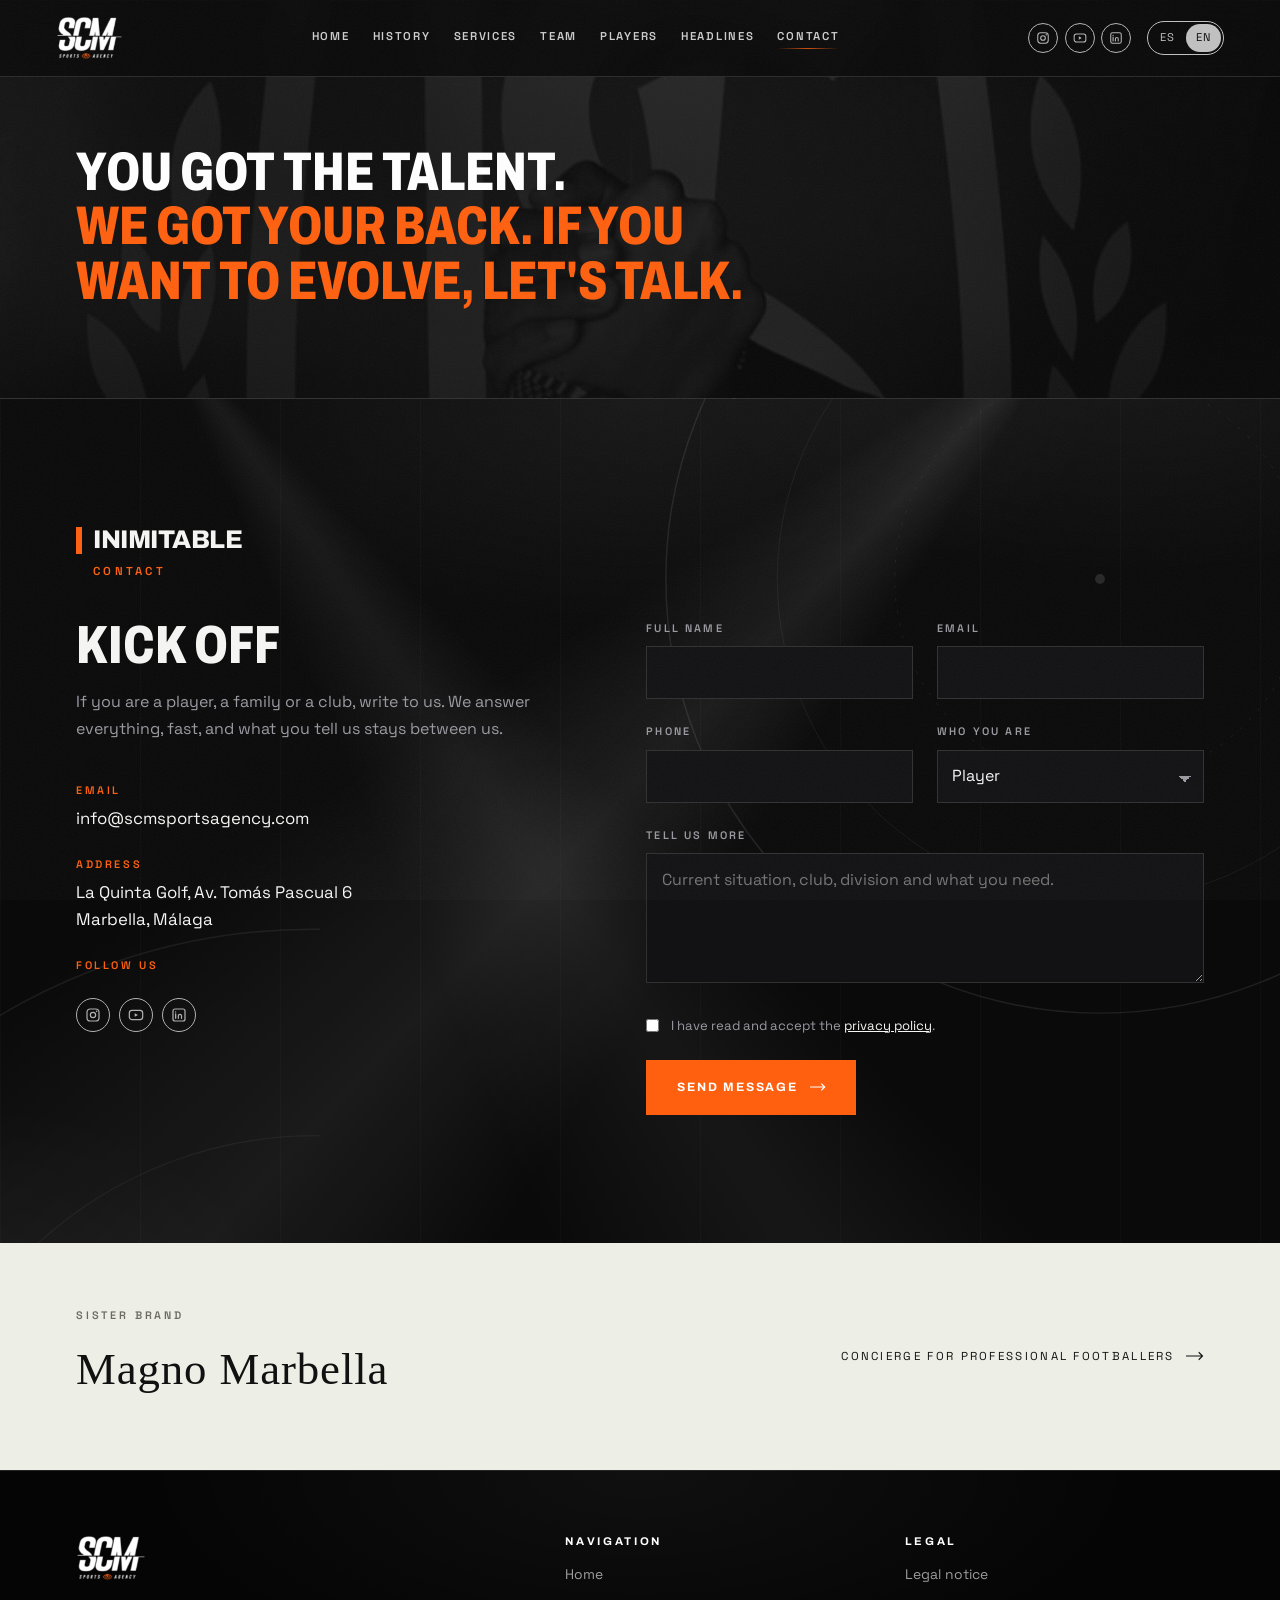
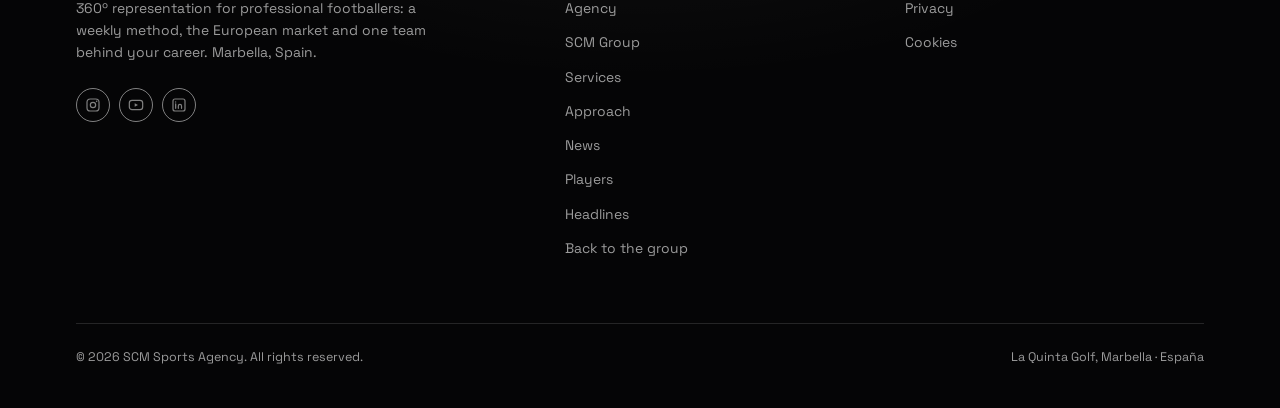
<file: scm/contacto.html>
<!DOCTYPE html>
<html lang="es">
  <head>
    <meta charset="utf-8" />
    <meta name="viewport" content="width=device-width, initial-scale=1" />
    <title>Contacto · SCM Sports Agency</title>
    <meta
      name="description"
      content="Contacta con SCM Sports Agency. La Quinta Golf, Marbella, España."
    />
    <meta name="theme-color" content="#0a0a0b" />

    <meta property="og:type" content="website" />
    <meta property="og:title" content="Contacto — SCM Sports Agency" />
    <meta
      property="og:description"
      content="Tú pones el talento. Nosotros, todo lo demás. Agencia 360º de futbolistas profesionales."
    />
    <meta property="og:image" content="../assets/img/og-scm.jpg" />

    <link rel="icon" href="../assets/img/favicon.svg" type="image/svg+xml" />
    <link rel="stylesheet" href="../assets/css/fonts.css" />
    <link rel="stylesheet" href="../assets/css/base.css" />
    <link rel="stylesheet" href="../assets/css/scm.css" />
    <link rel="stylesheet" href="../assets/css/photos.css" />
  </head>

  <body class="page-scm page-sub">
    <a class="skip-link" href="#main">Saltar al contenido</a>

    <!-- ==================================================== cabecera ==== -->
    <header class="header" data-header>
      <a class="brand" href="../">
        <img src="../assets/img/logo-scm-light.png" alt="SCM Sports Agency" />
      </a>

      <nav class="nav" data-nav aria-label="Principal">
        <a class="nav__link" href="index.html" data-i18n="nav.home">Inicio</a>
        <a class="nav__link" href="historia.html" data-i18n="nav.history">Historia</a>
        <a class="nav__link" href="servicios.html" data-i18n="nav.services">Servicios</a>
        <a class="nav__link" href="equipo.html" data-i18n="nav.team">Equipo</a>
        <a class="nav__link" href="https://www.transfermarkt.es/scm-sports-agency/beraterfirma/berater/11514" data-i18n="nav.players">Jugadores</a>
        <a class="nav__link" href="https://www.instagram.com/scmsportsagency/?hl=es" data-i18n="nav.headlines">Titulares</a>
        <a class="nav__link" aria-current="page" href="contacto.html" data-i18n="nav.contact">Contacto</a>
      </nav>

      <div class="header__actions">
        <div class="social">
          <a href="https://www.instagram.com/scmsportsagency/" rel="noopener" aria-label="Instagram">
            <svg viewBox="0 0 24 24" fill="none" aria-hidden="true">
              <rect x="3" y="3" width="18" height="18" rx="5" stroke="currentColor" stroke-width="1.8" />
              <circle cx="12" cy="12" r="4" stroke="currentColor" stroke-width="1.8" />
              <circle cx="17.5" cy="6.5" r="1.2" fill="currentColor" />
            </svg>
          </a>
          <a href="https://www.youtube.com/@scmsportsagency" rel="noopener" aria-label="YouTube">
            <svg viewBox="0 0 24 24" fill="none" aria-hidden="true">
              <rect x="2" y="5" width="20" height="14" rx="4" stroke="currentColor" stroke-width="1.8" />
              <path d="M10 9.2l5 2.8-5 2.8V9.2z" fill="currentColor" />
            </svg>
          </a>
          <a
            href="https://www.linkedin.com/company/scm-sports-agency/"
            rel="noopener"
            aria-label="LinkedIn"
          >
            <svg viewBox="0 0 24 24" fill="none" aria-hidden="true">
              <rect x="3" y="3" width="18" height="18" rx="3" stroke="currentColor" stroke-width="1.8" />
              <path d="M7 10.5V17M7 7.4v.1" stroke="currentColor" stroke-width="1.9" stroke-linecap="round" />
              <path
                d="M11 17v-3.6a2.4 2.4 0 014.8 0V17"
                stroke="currentColor"
                stroke-width="1.8"
                stroke-linecap="round"
              />
            </svg>
          </a>
        </div>

        <div class="lang-switch" role="group" data-i18n-attr="aria-label:nav.lang" aria-label="Idioma">
          <button class="lang-switch__btn" type="button" data-lang-btn="es" aria-pressed="true">
            <span>ES</span>
          </button>
          <button class="lang-switch__btn" type="button" data-lang-btn="en" aria-pressed="false">
            <span>EN</span>
          </button>
        </div>

        <button
          class="nav-toggle"
          type="button"
          data-nav-toggle
          aria-expanded="false"
          data-i18n-attr="aria-label:nav.menu"
          aria-label="Menú"
        >
          <span></span>
        </button>
      </div>
    </header>

    <main id="main">

      <!-- ============================================== CTA final ====
           Primer plano de un futbolista en el túnel de vestuarios o mirando
           al campo: foco, determinación y mentalidad de élite. La foto se
           enchufa en assets/css/photos.css (--photo-cta). -->
      <section class="section section--tight statement statement--photo" style="--photo: var(--photo-cta)">
        <div class="container">
          <p data-reveal>
            <span data-i18n="cta.title">Mentalidad de élite</span><br />
            <em data-i18n="cta.text">Si quieres evolucionar, hablemos.</em>
          </p>
        </div>
      </section>

      <!-- ================================================= contacto ==== -->
      <section class="section" id="contacto">
        <div class="container">
          <div class="tag" data-reveal>
            <p class="tag__mark">Inimitable</p>
            <p class="tag__section" data-i18n="contact.section">Contacto</p>
          </div>

          <div class="contact__layout">
            <div>
              <h2 class="section__title" data-i18n="contact.title" data-reveal>Kick off</h2>
              <p class="section__lead" data-i18n="contact.lead" data-reveal>
                Tanto si eres jugador, familia o club, escríbenos.
              </p>

              <div class="contact__channels">
                <div class="contact__channel" data-reveal>
                  <span data-i18n="contact.email">Email</span>
                  <a href="mailto:info@scmsportsagency.com">info@scmsportsagency.com</a>
                </div>
                <div class="contact__channel" data-reveal>
                  <span data-i18n="contact.address">Dirección</span>
                  <p>La Quinta Golf, Av. Tomás Pascual 6<br />Marbella, Málaga</p>
                </div>
                <div class="contact__channel" data-reveal>
                  <span data-i18n="contact.follow">Síguenos</span>
                  <div class="social contact__social">
                    <a
                      href="https://www.instagram.com/scmsportsagency/"
                      rel="noopener"
                      aria-label="Instagram"
                    >
                      <svg viewBox="0 0 24 24" fill="none" aria-hidden="true">
                        <rect x="3" y="3" width="18" height="18" rx="5" stroke="currentColor" stroke-width="1.8" />
                        <circle cx="12" cy="12" r="4" stroke="currentColor" stroke-width="1.8" />
                        <circle cx="17.5" cy="6.5" r="1.2" fill="currentColor" />
                      </svg>
                    </a>
                    <a
                      href="https://www.youtube.com/@scmsportsagency"
                      rel="noopener"
                      aria-label="YouTube"
                    >
                      <svg viewBox="0 0 24 24" fill="none" aria-hidden="true">
                        <rect x="2" y="5" width="20" height="14" rx="4" stroke="currentColor" stroke-width="1.8" />
                        <path d="M10 9.2l5 2.8-5 2.8V9.2z" fill="currentColor" />
                      </svg>
                    </a>
                    <a
                      href="https://www.linkedin.com/company/scm-sports-agency/"
                      rel="noopener"
                      aria-label="LinkedIn"
                    >
                      <svg viewBox="0 0 24 24" fill="none" aria-hidden="true">
                        <rect x="3" y="3" width="18" height="18" rx="3" stroke="currentColor" stroke-width="1.8" />
                        <path d="M7 10.5V17M7 7.4v.1" stroke="currentColor" stroke-width="1.9" stroke-linecap="round" />
                        <path
                          d="M11 17v-3.6a2.4 2.4 0 014.8 0V17"
                          stroke="currentColor"
                          stroke-width="1.8"
                          stroke-linecap="round"
                        />
                      </svg>
                    </a>
                  </div>
                </div>
              </div>
            </div>

            <form
              class="form"
              data-reveal
              data-mailto-form="info@scmsportsagency.com"
              data-mailto-subject="SCM Sports Agency — contacto web"
            >
              <div class="form__row">
                <div class="field">
                  <label for="scm-name" data-i18n="form.name">Nombre y apellidos</label>
                  <input id="scm-name" name="nombre" type="text" required autocomplete="name" />
                </div>
                <div class="field">
                  <label for="scm-email" data-i18n="form.email">Email</label>
                  <input id="scm-email" name="email" type="email" required autocomplete="email" />
                </div>
              </div>

              <div class="form__row">
                <div class="field">
                  <label for="scm-phone" data-i18n="form.phone">Teléfono</label>
                  <input id="scm-phone" name="telefono" type="tel" autocomplete="tel" />
                </div>
                <div class="field">
                  <label for="scm-profile" data-i18n="form.profile">Quién eres</label>
                  <select id="scm-profile" name="perfil" required>
                    <option value="jugador" data-i18n="form.profile.player">Jugador</option>
                    <option value="familia" data-i18n="form.profile.family">Familia o tutor</option>
                    <option value="club" data-i18n="form.profile.club">
                      Club o director deportivo
                    </option>
                    <option value="otro" data-i18n="form.profile.other">Otro</option>
                  </select>
                </div>
              </div>

              <div class="field">
                <label for="scm-message" data-i18n="form.message">Cuéntanos</label>
                <textarea
                  id="scm-message"
                  name="mensaje"
                  required
                  data-i18n-attr="placeholder:form.messagePlaceholder"
                  placeholder="Situación actual, club, categoría y qué necesitas."
                ></textarea>
              </div>

              <label class="form__consent">
                <input type="checkbox" name="consentimiento" required />
                <span data-i18n-html="form.consent">
                  He leído y acepto la <a href="../privacidad.html">política de privacidad</a>.
                </span>
              </label>

              <div>
                <button class="btn btn--primary" type="submit">
                  <span data-i18n="form.submit">Enviar mensaje</span>
                  <svg viewBox="0 0 24 12" fill="none" aria-hidden="true">
                    <path d="M0 6h22M17 1l5 5-5 5" stroke="currentColor" stroke-width="1.8" />
                  </svg>
                </button>
              </div>

              <p class="form__note" data-form-note hidden data-i18n="form.note">
                Se ha abierto tu gestor de correo con el mensaje listo para enviar.
              </p>
            </form>
          </div>
        </div>
      </section>
    </main>

    <!-- ================================================== crosslink ==== -->
    <a class="crosslink" href="../magno/">
      <span class="container crosslink__inner">
        <span>
          <span class="crosslink__label" data-i18n="cross.label">Marca hermana</span>
          <span class="crosslink__title" data-i18n="cross.title">Magno Marbella</span>
        </span>
        <span class="crosslink__arrow">
          <span data-i18n="cross.text">Concierge para futbolistas profesionales</span>
          <svg viewBox="0 0 24 12" fill="none" aria-hidden="true">
            <path d="M0 6h22M17 1l5 5-5 5" stroke="currentColor" stroke-width="1.5" />
          </svg>
        </span>
      </span>
    </a>

    <!-- ===================================================== footer ==== -->
    <footer class="footer">
      <div class="container">
        <div class="footer__top">
          <div>
            <img class="footer__logo" src="../assets/img/logo-scm-light.png" alt="SCM Sports Agency" />
            <p data-i18n="footer.tagline" style="max-width: 42ch">
              Representación 360º de futbolistas profesionales: método semanal, mercado europeo y un solo equipo detrás de tu carrera.
            </p>
            <div class="social">
              <a
                href="https://www.instagram.com/scmsportsagency/"
                rel="noopener"
                aria-label="Instagram"
              >
                <svg viewBox="0 0 24 24" fill="none" aria-hidden="true">
                  <rect x="3" y="3" width="18" height="18" rx="5" stroke="currentColor" stroke-width="1.8" />
                  <circle cx="12" cy="12" r="4" stroke="currentColor" stroke-width="1.8" />
                  <circle cx="17.5" cy="6.5" r="1.2" fill="currentColor" />
                </svg>
              </a>
              <a href="https://www.youtube.com/@scmsportsagency" rel="noopener" aria-label="YouTube">
                <svg viewBox="0 0 24 24" fill="none" aria-hidden="true">
                  <rect x="2" y="5" width="20" height="14" rx="4" stroke="currentColor" stroke-width="1.8" />
                  <path d="M10 9.2l5 2.8-5 2.8V9.2z" fill="currentColor" />
                </svg>
              </a>
              <a
                href="https://www.linkedin.com/company/scm-sports-agency/"
                rel="noopener"
                aria-label="LinkedIn"
              >
                <svg viewBox="0 0 24 24" fill="none" aria-hidden="true">
                  <rect x="3" y="3" width="18" height="18" rx="3" stroke="currentColor" stroke-width="1.8" />
                  <path d="M7 10.5V17M7 7.4v.1" stroke="currentColor" stroke-width="1.9" stroke-linecap="round" />
                  <path
                    d="M11 17v-3.6a2.4 2.4 0 014.8 0V17"
                    stroke="currentColor"
                    stroke-width="1.8"
                    stroke-linecap="round"
                  />
                </svg>
              </a>
            </div>
          </div>

          <div>
            <h4 data-i18n="footer.nav">Navegación</h4>
            <ul>
              <li><a href="index.html" data-i18n="nav.home">Inicio</a></li>
              <li><a href="agencia.html" data-i18n="nav.about">Agencia</a></li>
              <li><a href="grupo.html" data-i18n="nav.group">SCM Group</a></li>
              <li><a href="servicios.html" data-i18n="nav.services">Servicios</a></li>
              <li><a href="enfoque.html" data-i18n="nav.focus">Enfoque</a></li>
              <li><a href="actualidad.html" data-i18n="nav.news">Actualidad</a></li>
              <li><a href="https://www.transfermarkt.es/scm-sports-agency/beraterfirma/berater/11514" data-i18n="nav.players">Jugadores</a></li>
              <li><a href="https://www.instagram.com/scmsportsagency/?hl=es" data-i18n="nav.headlines">Titulares</a></li>
              <li><a href="../" data-i18n="footer.group">Volver al grupo</a></li>
            </ul>
          </div>

          <div>
            <h4 data-i18n="footer.legalTitle">Legal</h4>
            <ul>
              <li><a href="../legal.html" data-i18n="footer.legal">Aviso legal</a></li>
              <li><a href="../privacidad.html" data-i18n="footer.privacy">Privacidad</a></li>
              <li><a href="../privacidad.html#cookies" data-i18n="footer.cookies">Cookies</a></li>
            </ul>
          </div>
        </div>

        <div class="footer__bottom">
          <p>
            &copy; <span data-year>2026</span> SCM Sports Agency.
            <span data-i18n="footer.rights">Todos los derechos reservados.</span>
          </p>
          <p>La Quinta Golf, Marbella · España</p>
        </div>
      </div>
    </footer>

    <script src="../assets/js/i18n-scm.js"></script>
    <script src="../assets/js/i18n.js"></script>
    <script src="../assets/js/site.js"></script>
  </body>
</html>
</file>
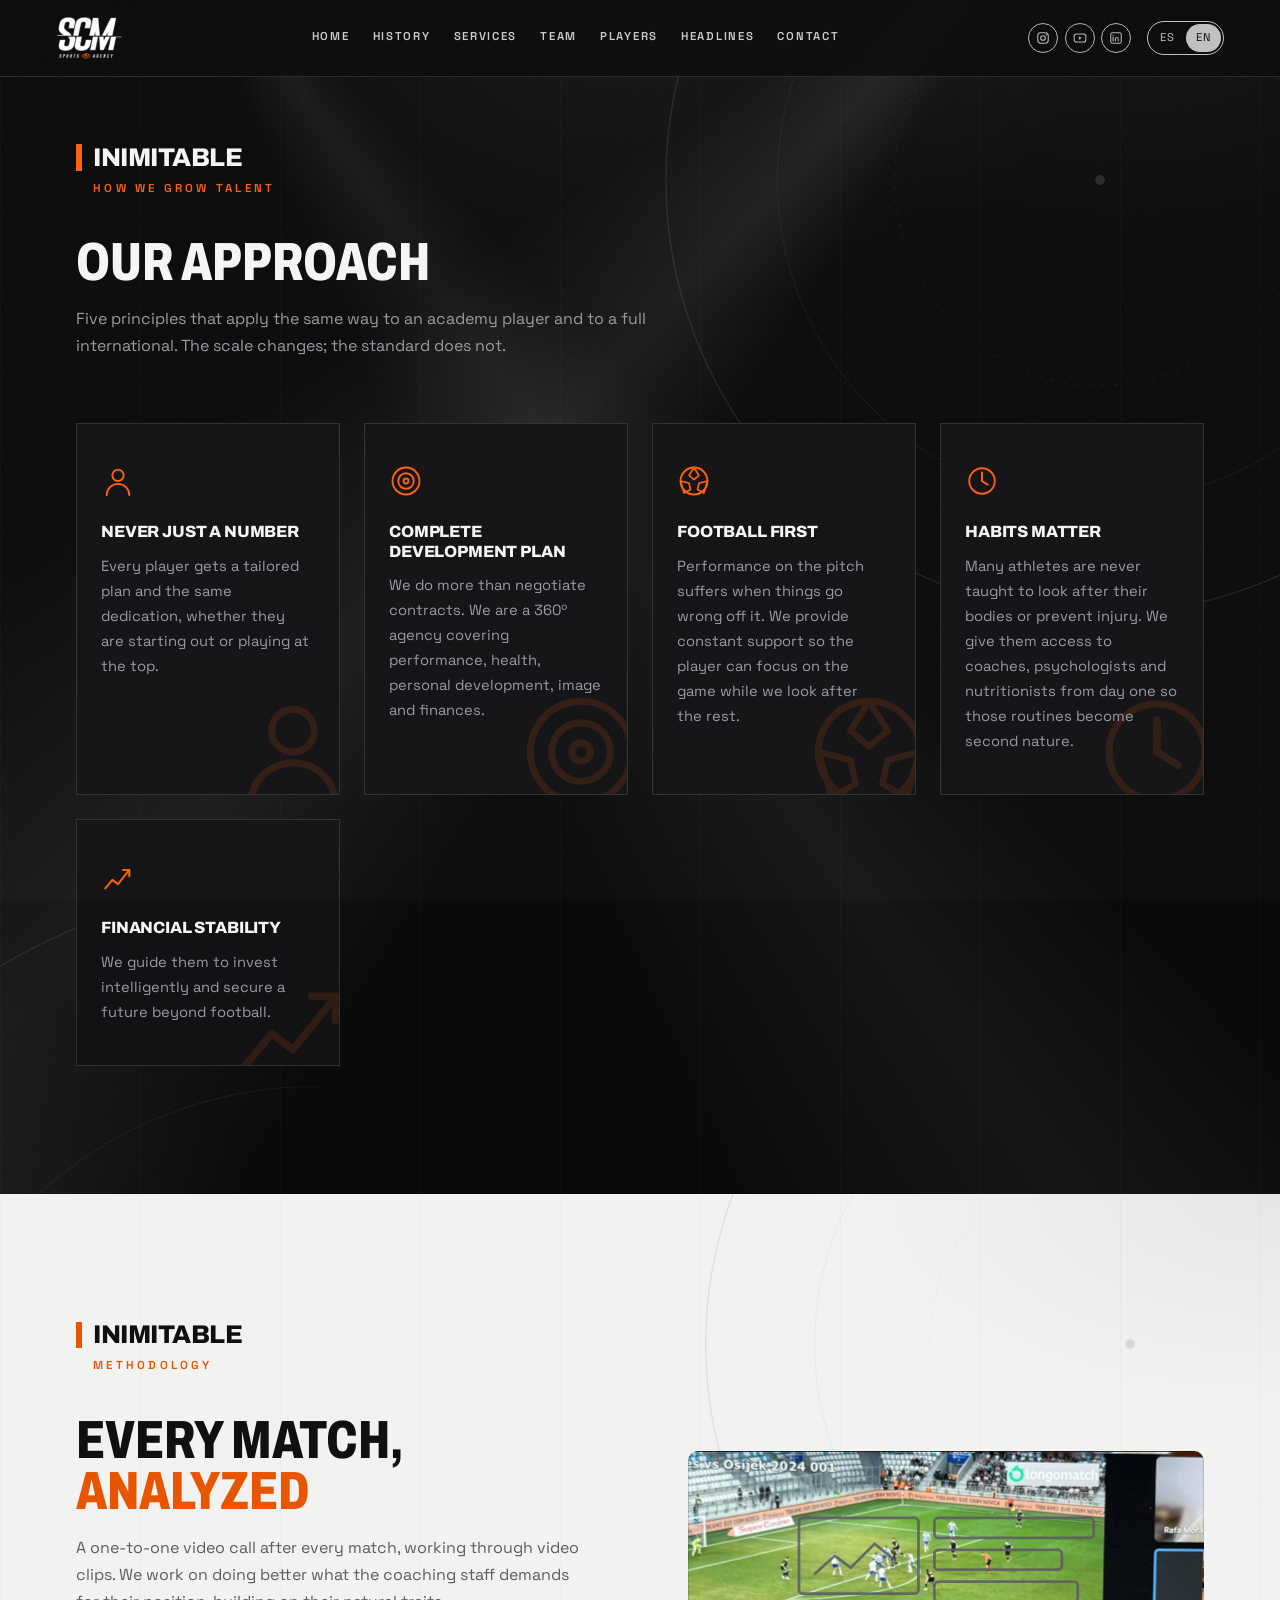
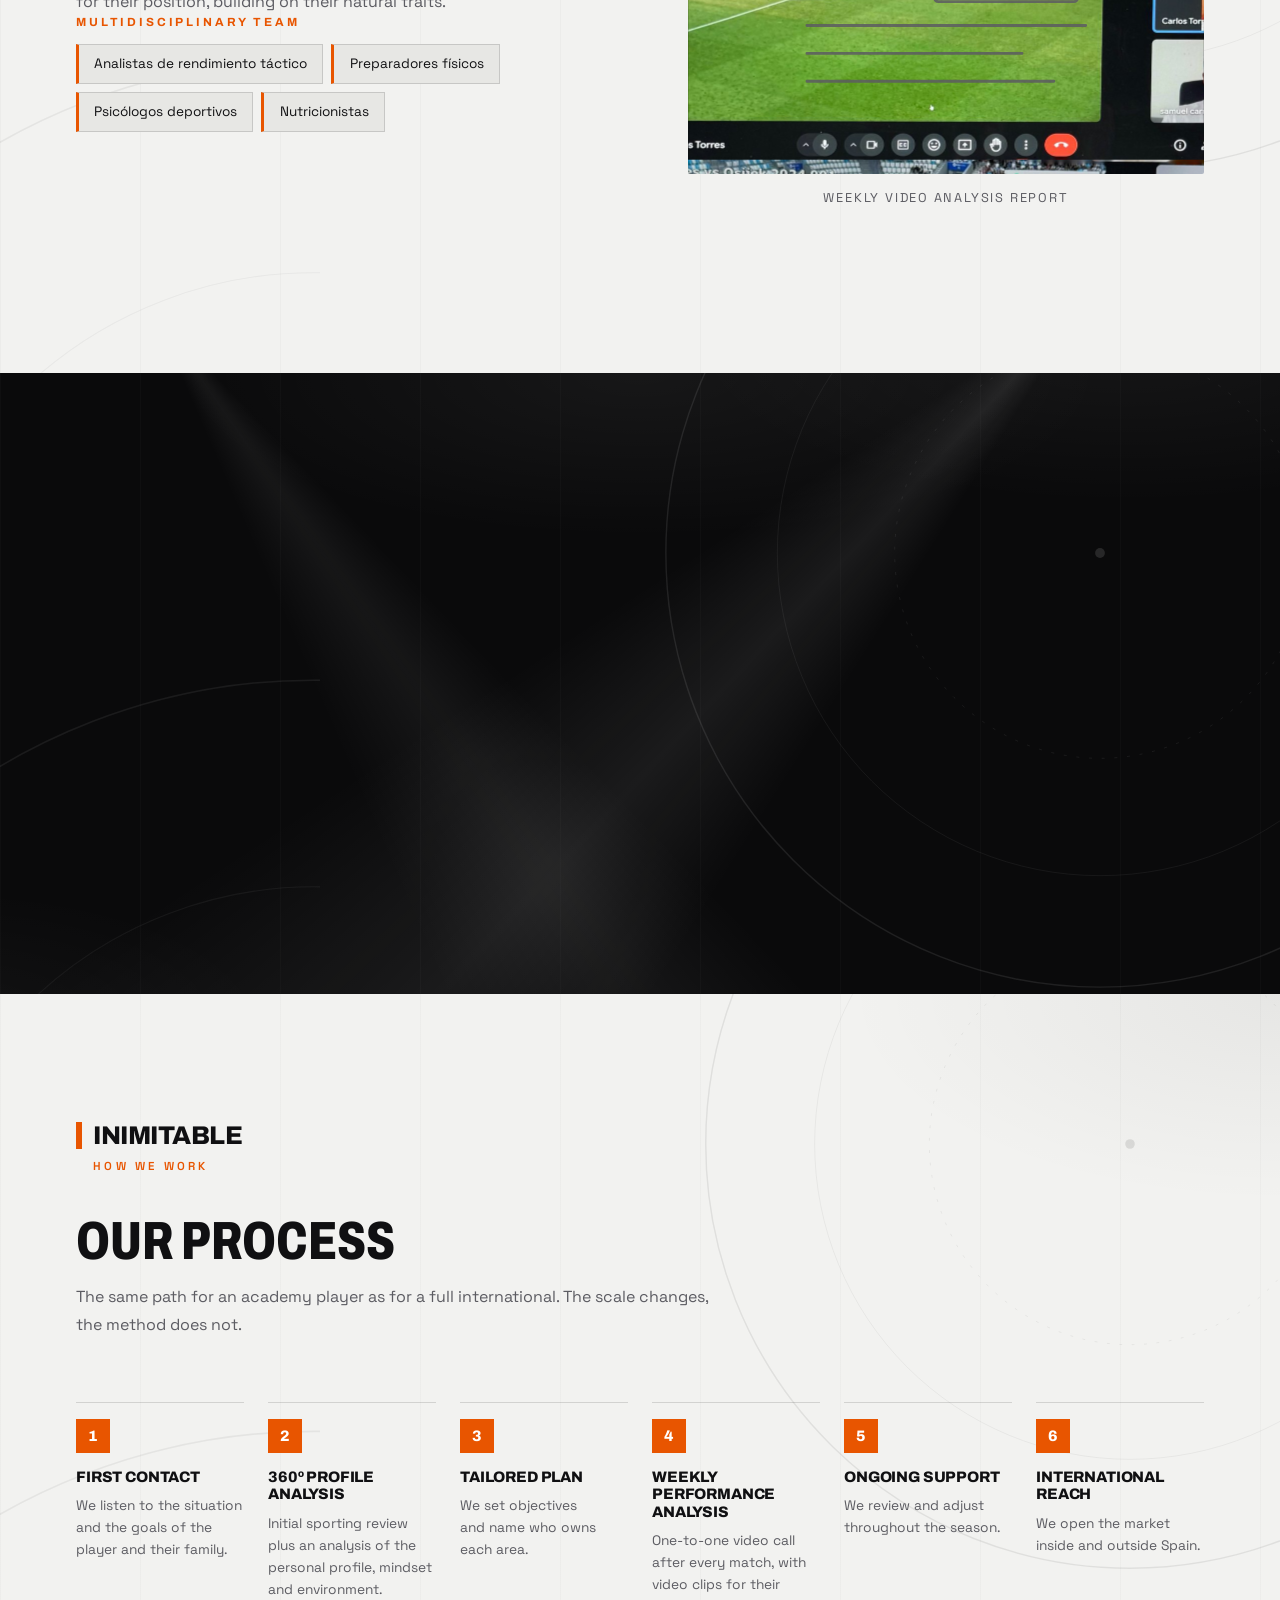
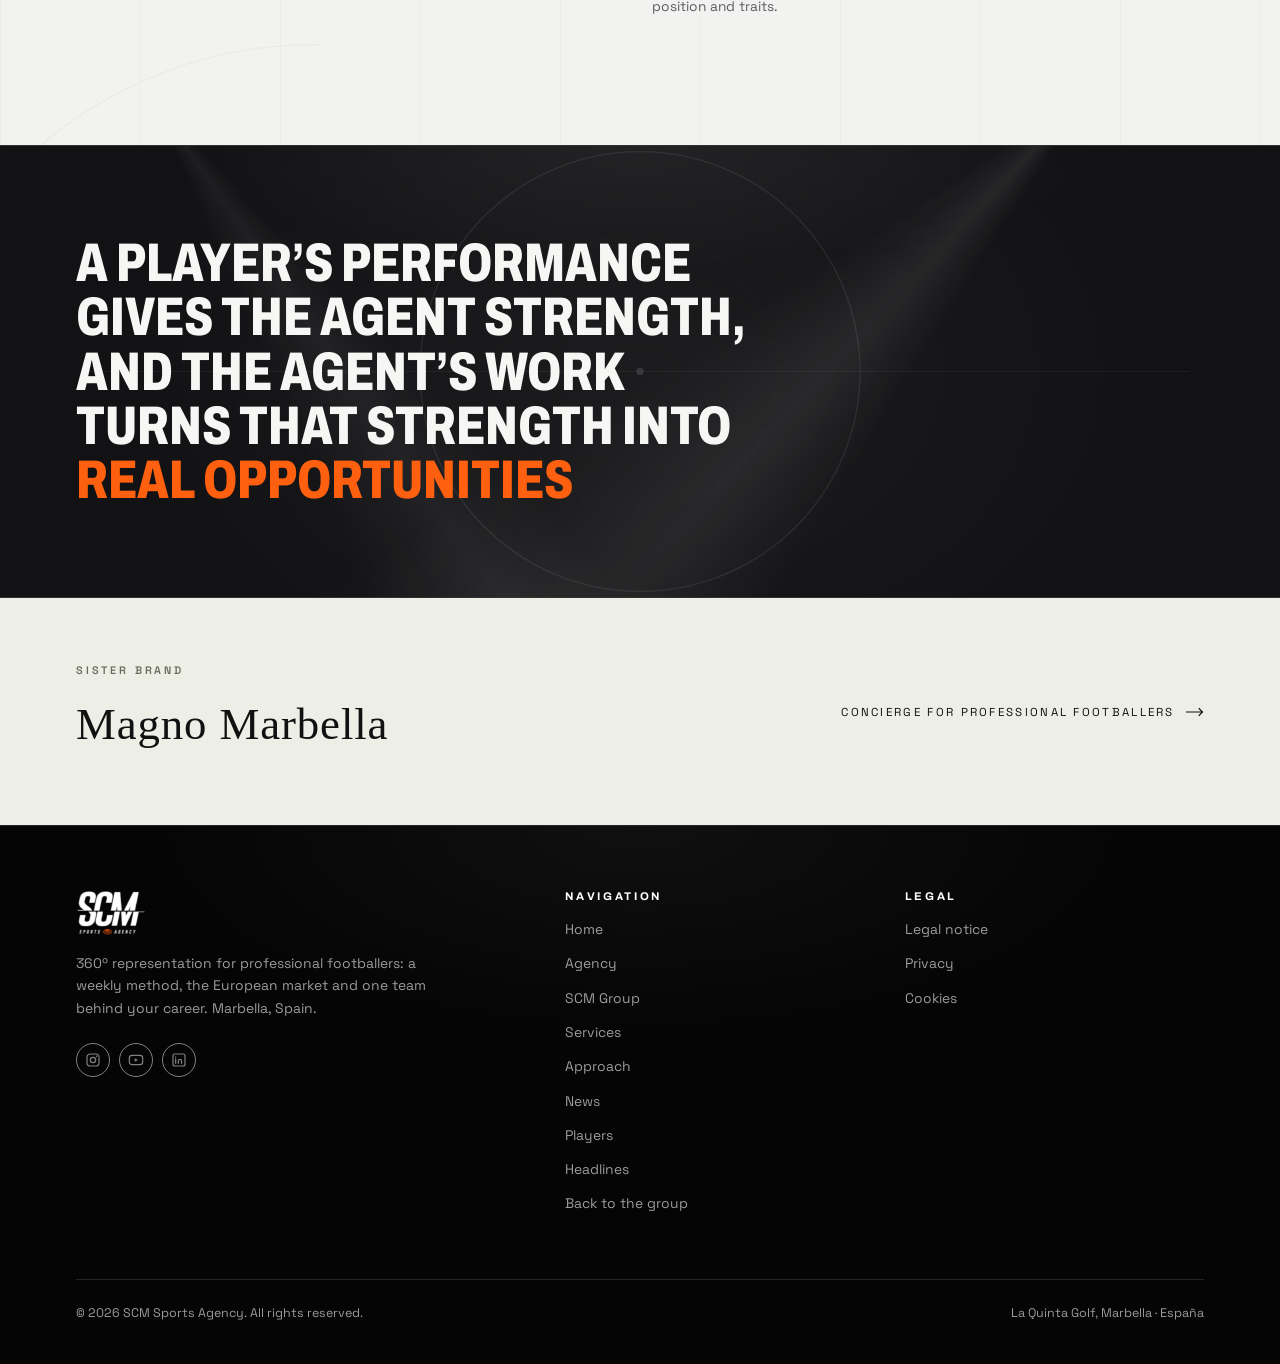
<file: scm/enfoque.html>
<!DOCTYPE html>
<html lang="es">
  <head>
    <meta charset="utf-8" />
    <meta name="viewport" content="width=device-width, initial-scale=1" />
    <title>Enfoque · SCM Sports Agency</title>
    <meta
      name="description"
      content="Nuestro enfoque de trabajo: metodología individual, alcance internacional y cómo trabajamos con cada jugador."
    />
    <meta name="theme-color" content="#0a0a0b" />

    <meta property="og:type" content="website" />
    <meta property="og:title" content="Enfoque — SCM Sports Agency" />
    <meta
      property="og:description"
      content="Tú pones el talento. Nosotros, todo lo demás. Agencia 360º de futbolistas profesionales."
    />
    <meta property="og:image" content="../assets/img/og-scm.jpg" />

    <link rel="icon" href="../assets/img/favicon.svg" type="image/svg+xml" />
    <link rel="stylesheet" href="../assets/css/fonts.css" />
    <link rel="stylesheet" href="../assets/css/base.css" />
    <link rel="stylesheet" href="../assets/css/scm.css" />
    <link rel="stylesheet" href="../assets/css/photos.css" />
  </head>

  <body class="page-scm page-sub">
    <a class="skip-link" href="#main">Saltar al contenido</a>

    <!-- ==================================================== cabecera ==== -->
    <header class="header" data-header>
      <a class="brand" href="../">
        <img src="../assets/img/logo-scm-light.png" alt="SCM Sports Agency" />
      </a>

      <nav class="nav" data-nav aria-label="Principal">
        <a class="nav__link" href="index.html" data-i18n="nav.home">Inicio</a>
        <a class="nav__link" href="historia.html" data-i18n="nav.history">Historia</a>
        <a class="nav__link" href="servicios.html" data-i18n="nav.services">Servicios</a>
        <a class="nav__link" href="equipo.html" data-i18n="nav.team">Equipo</a>
        <a class="nav__link" href="https://www.transfermarkt.es/scm-sports-agency/beraterfirma/berater/11514" data-i18n="nav.players">Jugadores</a>
        <a class="nav__link" href="https://www.instagram.com/scmsportsagency/?hl=es" data-i18n="nav.headlines">Titulares</a>
        <a class="nav__link" href="contacto.html" data-i18n="nav.contact">Contacto</a>
      </nav>

      <div class="header__actions">
        <div class="social">
          <a href="https://www.instagram.com/scmsportsagency/" rel="noopener" aria-label="Instagram">
            <svg viewBox="0 0 24 24" fill="none" aria-hidden="true">
              <rect x="3" y="3" width="18" height="18" rx="5" stroke="currentColor" stroke-width="1.8" />
              <circle cx="12" cy="12" r="4" stroke="currentColor" stroke-width="1.8" />
              <circle cx="17.5" cy="6.5" r="1.2" fill="currentColor" />
            </svg>
          </a>
          <a href="https://www.youtube.com/@scmsportsagency" rel="noopener" aria-label="YouTube">
            <svg viewBox="0 0 24 24" fill="none" aria-hidden="true">
              <rect x="2" y="5" width="20" height="14" rx="4" stroke="currentColor" stroke-width="1.8" />
              <path d="M10 9.2l5 2.8-5 2.8V9.2z" fill="currentColor" />
            </svg>
          </a>
          <a
            href="https://www.linkedin.com/company/scm-sports-agency/"
            rel="noopener"
            aria-label="LinkedIn"
          >
            <svg viewBox="0 0 24 24" fill="none" aria-hidden="true">
              <rect x="3" y="3" width="18" height="18" rx="3" stroke="currentColor" stroke-width="1.8" />
              <path d="M7 10.5V17M7 7.4v.1" stroke="currentColor" stroke-width="1.9" stroke-linecap="round" />
              <path
                d="M11 17v-3.6a2.4 2.4 0 014.8 0V17"
                stroke="currentColor"
                stroke-width="1.8"
                stroke-linecap="round"
              />
            </svg>
          </a>
        </div>

        <div class="lang-switch" role="group" data-i18n-attr="aria-label:nav.lang" aria-label="Idioma">
          <button class="lang-switch__btn" type="button" data-lang-btn="es" aria-pressed="true">
            <span>ES</span>
          </button>
          <button class="lang-switch__btn" type="button" data-lang-btn="en" aria-pressed="false">
            <span>EN</span>
          </button>
        </div>

        <button
          class="nav-toggle"
          type="button"
          data-nav-toggle
          aria-expanded="false"
          data-i18n-attr="aria-label:nav.menu"
          aria-label="Menú"
        >
          <span></span>
        </button>
      </div>
    </header>

    <main id="main">

      <!-- ================================================== enfoque ==== -->
      <section class="section" id="enfoque">
        <div class="container">
          <div class="tag" data-reveal>
            <p class="tag__mark">Inimitable</p>
            <p class="tag__section" data-i18n="focus.section">Así potenciamos el talento</p>
          </div>

          <h2 class="section__title" data-i18n="focus.title" data-reveal>Nuestro enfoque</h2>
          <p class="section__lead" data-i18n="focus.lead" data-reveal>
            Cinco principios que se aplican igual a un juvenil que a un internacional.
          </p>

          <div class="focus__grid">
            <article class="focus__item" data-reveal>
              <svg class="focus__glyph" viewBox="0 0 48 48" fill="none" aria-hidden="true">
                <circle cx="24" cy="16" r="8" stroke="currentColor" stroke-width="2.6" />
                <path d="M8 44a16 16 0 0132 0" stroke="currentColor" stroke-width="2.6" stroke-linecap="round" />
              </svg>
              <svg class="focus__icon" viewBox="0 0 48 48" fill="none" aria-hidden="true">
                <circle cx="24" cy="16" r="8" stroke="currentColor" stroke-width="2.6" />
                <path d="M8 44a16 16 0 0132 0" stroke="currentColor" stroke-width="2.6" stroke-linecap="round" />
              </svg>
              <h3 data-i18n="focus.1.title">Ser uno más en la agencia</h3>
              <p data-i18n="focus.1.text">Cada jugador recibe la misma dedicación.</p>
            </article>

            <article class="focus__item" data-reveal style="--reveal-delay: 0.06s">
              <svg class="focus__glyph" viewBox="0 0 48 48" fill="none" aria-hidden="true">
                <circle cx="24" cy="24" r="19" stroke="currentColor" stroke-width="2.6" />
                <circle cx="24" cy="24" r="11" stroke="currentColor" stroke-width="2.6" />
                <circle cx="24" cy="24" r="3.5" stroke="currentColor" stroke-width="2.6" />
              </svg>
              <svg class="focus__icon" viewBox="0 0 48 48" fill="none" aria-hidden="true">
                <circle cx="24" cy="24" r="19" stroke="currentColor" stroke-width="2.6" />
                <circle cx="24" cy="24" r="11" stroke="currentColor" stroke-width="2.6" />
                <circle cx="24" cy="24" r="3.5" stroke="currentColor" stroke-width="2.6" />
              </svg>
              <h3 data-i18n="focus.2.title">Plan de desarrollo integral</h3>
              <p data-i18n="focus.2.text">Una agencia 360º.</p>
            </article>

            <article class="focus__item" data-reveal style="--reveal-delay: 0.12s">
              <svg class="focus__glyph" viewBox="0 0 48 48" fill="none" aria-hidden="true">
                <circle cx="24" cy="24" r="19" stroke="currentColor" stroke-width="2.6" />
                <path d="M24 5l7 11-7 6-7-6 7-11zM5 24l12 3 2 9-9 5-5-17zM43 24l-12 3-2 9 9 5 5-17z" stroke="currentColor" stroke-width="2.4" stroke-linejoin="round" />
              </svg>
              <svg class="focus__icon" viewBox="0 0 48 48" fill="none" aria-hidden="true">
                <circle cx="24" cy="24" r="19" stroke="currentColor" stroke-width="2.6" />
                <path d="M24 5l7 11-7 6-7-6 7-11zM5 24l12 3 2 9-9 5-5-17zM43 24l-12 3-2 9 9 5 5-17z" stroke="currentColor" stroke-width="2.4" stroke-linejoin="round" />
              </svg>
              <h3 data-i18n="focus.3.title">Centrado en el fútbol</h3>
              <p data-i18n="focus.3.text">Que el jugador se concentre en su juego.</p>
            </article>

            <article class="focus__item" data-reveal style="--reveal-delay: 0.18s">
              <svg class="focus__glyph" viewBox="0 0 48 48" fill="none" aria-hidden="true">
                <circle cx="24" cy="24" r="18" stroke="currentColor" stroke-width="2.6" />
                <path d="M24 12v12l8 5" stroke="currentColor" stroke-width="2.8" stroke-linecap="round" />
              </svg>
              <svg class="focus__icon" viewBox="0 0 48 48" fill="none" aria-hidden="true">
                <circle cx="24" cy="24" r="18" stroke="currentColor" stroke-width="2.6" />
                <path d="M24 12v12l8 5" stroke="currentColor" stroke-width="2.8" stroke-linecap="round" />
              </svg>
              <h3 data-i18n="focus.4.title">La importancia de los hábitos</h3>
              <p data-i18n="focus.4.text">Rutinas clave desde el inicio.</p>
            </article>

            <article class="focus__item" data-reveal style="--reveal-delay: 0.24s">
              <svg class="focus__glyph" viewBox="0 0 48 48" fill="none" aria-hidden="true">
                <path d="M6 40l10-12 8 6 16-20" stroke="currentColor" stroke-width="2.8" stroke-linecap="round" stroke-linejoin="round" />
                <path d="M40 14h-9m9 0v9" stroke="currentColor" stroke-width="2.8" stroke-linecap="round" />
              </svg>
              <svg class="focus__icon" viewBox="0 0 48 48" fill="none" aria-hidden="true">
                <path d="M6 40l10-12 8 6 16-20" stroke="currentColor" stroke-width="2.8" stroke-linecap="round" stroke-linejoin="round" />
                <path d="M40 14h-9m9 0v9" stroke="currentColor" stroke-width="2.8" stroke-linecap="round" />
              </svg>
              <h3 data-i18n="focus.5.title">Estabilidad económica</h3>
              <p data-i18n="focus.5.text">Un futuro más allá del fútbol.</p>
            </article>
          </div>
        </div>
      </section>

      <!-- ============================================== metodología ====
           El mockup muestra el informe real de análisis de vídeo: la captura
           se enchufa en assets/css/photos.css (--photo-informe). Las
           herramientas van solo como logotipos, sin explicaciones. -->
      <section class="section section--light" id="metodologia">
        <div class="container">
          <div class="tag" data-reveal>
            <p class="tag__mark">Inimitable</p>
            <p class="tag__section" data-i18n="met.section">Metodología</p>
          </div>

          <div class="intl__layout">
            <div>
              <h2 class="section__title" data-i18n-html="met.title" data-reveal>
                Cada partido, <em>analizado</em>
              </h2>
              <p class="section__lead" data-i18n="met.lead" data-reveal>
                Videollamada individual tras cada partido analizando cortes de vídeo.
                Trabajamos cómo hacer mejor lo que exige su cuerpo técnico según su posición,
                potenciando sus condiciones naturales.
              </p>

              <div class="markets">
                <div data-reveal>
                  <h3 data-i18n="met.team">Equipo multidisciplinar</h3>
                  <ul>
                    <li>Analistas de rendimiento táctico</li>
                    <li>Preparadores físicos</li>
                    <li>Psicólogos deportivos</li>
                    <li>Nutricionistas</li>
                  </ul>
                </div>
                <div class="markets--emerging" data-reveal style="--reveal-delay: 0.1s">
                  <h3 data-i18n="met.tools">Herramientas de análisis</h3>
                  <div class="tools">
                    <span class="tools__logo">Wyscout</span>
                    <span class="tools__logo">BeSoccer&nbsp;Pro</span>
                  </div>
                </div>
              </div>
            </div>

            <figure class="mockup" data-reveal aria-label="Informe semanal de análisis de vídeo">
              <span class="mockup__screen" style="--photo: var(--photo-informe)">
                <svg class="mockup__placeholder" viewBox="0 0 160 100" fill="none" stroke="currentColor" stroke-width="1.4" stroke-linecap="round" aria-hidden="true">
                  <rect x="6" y="6" width="60" height="38" rx="2" />
                  <path d="M14 34l10-9 8 6 12-12 10 8" />
                  <rect x="74" y="6" width="80" height="10" rx="2" />
                  <rect x="74" y="22" width="64" height="10" rx="2" />
                  <rect x="74" y="38" width="72" height="10" rx="2" />
                  <path d="M10 60h140M10 74h108M10 88h124" />
                </svg>
              </span>
              <figcaption class="mockup__caption" data-i18n="met.mockup">
                Informe semanal de análisis de vídeo
              </figcaption>
            </figure>
          </div>
        </div>
      </section>

      <!-- ============================================ internacional ==== -->
      <section class="section">
        <div class="container">
          <div class="tag" data-reveal>
            <p class="tag__mark">Inimitable</p>
            <p class="tag__section" data-i18n="intl.section">Enfoque internacional</p>
          </div>

          <div class="intl__layout">
            <div>
              <h2 class="section__title" data-i18n-html="intl.title" data-reveal>
                Donde su talento tenga <em>más oportunidades</em>
              </h2>
              <p class="section__lead" data-i18n="intl.lead" data-reveal>
                Trabajamos con una visión global.
              </p>
            </div>

            <div class="markets">
              <div data-reveal>
                <h3 data-i18n="intl.consolidated">Ligas consolidadas</h3>
                <ul>
                  <li>España</li>
                  <li>Italia</li>
                  <li>Francia</li>
                  <li>Bélgica</li>
                  <li>Inglaterra</li>
                  <li>Alemania</li>
                </ul>
              </div>
              <div class="markets--emerging" data-reveal style="--reveal-delay: 0.1s">
                <h3 data-i18n="intl.emerging">Nuevos mercados</h3>
                <ul>
                  <li>Portugal</li>
                  <li>Polonia</li>
                  <li>Países Bajos</li>
                  <li>Emiratos Árabes Unidos</li>
                  <li>Estados Unidos</li>
                  <li>Asia</li>
                </ul>
              </div>
            </div>
          </div>
        </div>
      </section>

      <!-- ================================================== proceso ==== -->
      <section class="section section--light" id="proceso">
        <div class="container">
          <div class="tag" data-reveal>
            <p class="tag__mark">Inimitable</p>
            <p class="tag__section" data-i18n="process.section">Cómo trabajamos</p>
          </div>

          <h2 class="section__title" data-i18n="process.title" data-reveal>Nuestro proceso</h2>
          <p class="section__lead" data-i18n="process.lead" data-reveal>
            El mismo camino para un juvenil que para un internacional.
          </p>

          <div class="process__steps">
            <article class="process__step" data-reveal>
              <h3 data-i18n="process.1.title">Primer contacto</h3>
              <p data-i18n="process.1.text">Escuchamos su situación y sus objetivos.</p>
            </article>
            <article class="process__step" data-reveal style="--reveal-delay: 0.05s">
              <h3 data-i18n="process.2.title">Análisis 360º del perfil</h3>
              <p data-i18n="process.2.text">Perfil personal, mentalidad y entorno del jugador.</p>
            </article>
            <article class="process__step" data-reveal style="--reveal-delay: 0.1s">
              <h3 data-i18n="process.3.title">Plan personalizado</h3>
              <p data-i18n="process.3.text">Objetivos y responsables por área.</p>
            </article>
            <article class="process__step" data-reveal style="--reveal-delay: 0.15s">
              <h3 data-i18n="process.4.title">Análisis semanal de rendimiento</h3>
              <p data-i18n="process.4.text">Videollamada tras cada partido con cortes de vídeo.</p>
            </article>
            <article class="process__step" data-reveal style="--reveal-delay: 0.2s">
              <h3 data-i18n="process.5.title">Acompañamiento continuo</h3>
              <p data-i18n="process.5.text">Revisión durante toda la temporada.</p>
            </article>
            <article class="process__step" data-reveal style="--reveal-delay: 0.25s">
              <h3 data-i18n="process.6.title">Proyección internacional</h3>
              <p data-i18n="process.6.text">Mercado dentro y fuera de España.</p>
            </article>
          </div>
        </div>
      </section>

      <!-- ================================================ manifiesto ==== -->
      <section class="section section--tight statement">
        <div class="container">
          <p data-i18n-html="statement.4" data-reveal>
            El rendimiento del jugador da fuerza al agente, y el trabajo del agente convierte esa
            fuerza en <em>oportunidades reales</em>
          </p>
        </div>
      </section>
    </main>

    <!-- ================================================== crosslink ==== -->
    <a class="crosslink" href="../magno/">
      <span class="container crosslink__inner">
        <span>
          <span class="crosslink__label" data-i18n="cross.label">Marca hermana</span>
          <span class="crosslink__title" data-i18n="cross.title">Magno Marbella</span>
        </span>
        <span class="crosslink__arrow">
          <span data-i18n="cross.text">Concierge para futbolistas profesionales</span>
          <svg viewBox="0 0 24 12" fill="none" aria-hidden="true">
            <path d="M0 6h22M17 1l5 5-5 5" stroke="currentColor" stroke-width="1.5" />
          </svg>
        </span>
      </span>
    </a>

    <!-- ===================================================== footer ==== -->
    <footer class="footer">
      <div class="container">
        <div class="footer__top">
          <div>
            <img class="footer__logo" src="../assets/img/logo-scm-light.png" alt="SCM Sports Agency" />
            <p data-i18n="footer.tagline" style="max-width: 42ch">
              Representación 360º de futbolistas profesionales: método semanal, mercado europeo y un solo equipo detrás de tu carrera.
            </p>
            <div class="social">
              <a
                href="https://www.instagram.com/scmsportsagency/"
                rel="noopener"
                aria-label="Instagram"
              >
                <svg viewBox="0 0 24 24" fill="none" aria-hidden="true">
                  <rect x="3" y="3" width="18" height="18" rx="5" stroke="currentColor" stroke-width="1.8" />
                  <circle cx="12" cy="12" r="4" stroke="currentColor" stroke-width="1.8" />
                  <circle cx="17.5" cy="6.5" r="1.2" fill="currentColor" />
                </svg>
              </a>
              <a href="https://www.youtube.com/@scmsportsagency" rel="noopener" aria-label="YouTube">
                <svg viewBox="0 0 24 24" fill="none" aria-hidden="true">
                  <rect x="2" y="5" width="20" height="14" rx="4" stroke="currentColor" stroke-width="1.8" />
                  <path d="M10 9.2l5 2.8-5 2.8V9.2z" fill="currentColor" />
                </svg>
              </a>
              <a
                href="https://www.linkedin.com/company/scm-sports-agency/"
                rel="noopener"
                aria-label="LinkedIn"
              >
                <svg viewBox="0 0 24 24" fill="none" aria-hidden="true">
                  <rect x="3" y="3" width="18" height="18" rx="3" stroke="currentColor" stroke-width="1.8" />
                  <path d="M7 10.5V17M7 7.4v.1" stroke="currentColor" stroke-width="1.9" stroke-linecap="round" />
                  <path
                    d="M11 17v-3.6a2.4 2.4 0 014.8 0V17"
                    stroke="currentColor"
                    stroke-width="1.8"
                    stroke-linecap="round"
                  />
                </svg>
              </a>
            </div>
          </div>

          <div>
            <h4 data-i18n="footer.nav">Navegación</h4>
            <ul>
              <li><a href="index.html" data-i18n="nav.home">Inicio</a></li>
              <li><a href="agencia.html" data-i18n="nav.about">Agencia</a></li>
              <li><a href="grupo.html" data-i18n="nav.group">SCM Group</a></li>
              <li><a href="servicios.html" data-i18n="nav.services">Servicios</a></li>
              <li><a href="enfoque.html" data-i18n="nav.focus">Enfoque</a></li>
              <li><a href="actualidad.html" data-i18n="nav.news">Actualidad</a></li>
              <li><a href="https://www.transfermarkt.es/scm-sports-agency/beraterfirma/berater/11514" data-i18n="nav.players">Jugadores</a></li>
              <li><a href="https://www.instagram.com/scmsportsagency/?hl=es" data-i18n="nav.headlines">Titulares</a></li>
              <li><a href="../" data-i18n="footer.group">Volver al grupo</a></li>
            </ul>
          </div>

          <div>
            <h4 data-i18n="footer.legalTitle">Legal</h4>
            <ul>
              <li><a href="../legal.html" data-i18n="footer.legal">Aviso legal</a></li>
              <li><a href="../privacidad.html" data-i18n="footer.privacy">Privacidad</a></li>
              <li><a href="../privacidad.html#cookies" data-i18n="footer.cookies">Cookies</a></li>
            </ul>
          </div>
        </div>

        <div class="footer__bottom">
          <p>
            &copy; <span data-year>2026</span> SCM Sports Agency.
            <span data-i18n="footer.rights">Todos los derechos reservados.</span>
          </p>
          <p>La Quinta Golf, Marbella · España</p>
        </div>
      </div>
    </footer>

    <script src="../assets/js/i18n-scm.js"></script>
    <script src="../assets/js/i18n.js"></script>
    <script src="../assets/js/site.js"></script>
  </body>
</html>
</file>
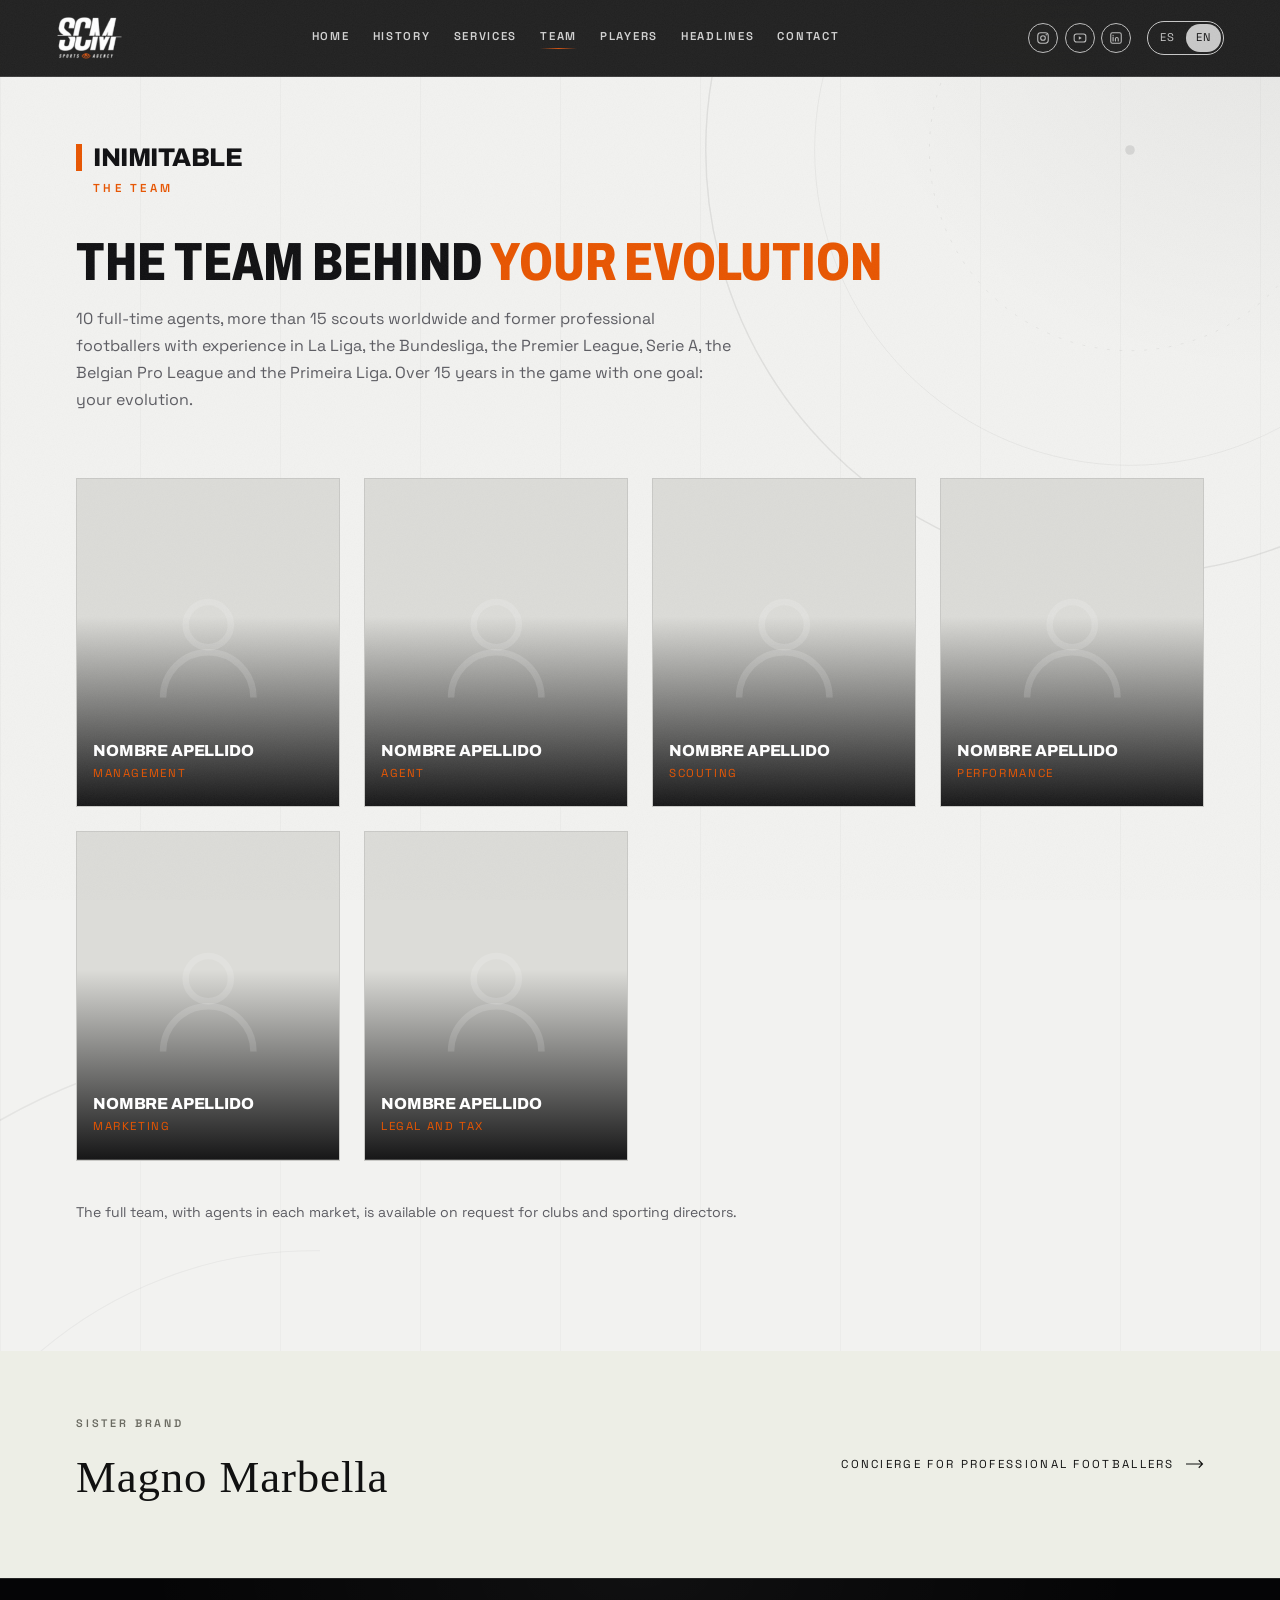
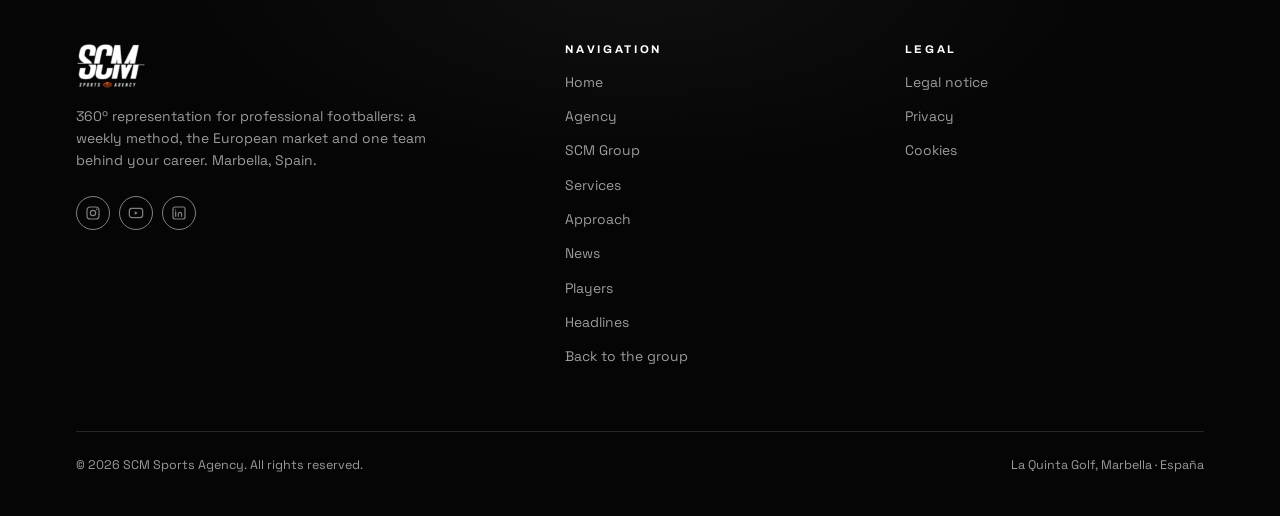
<file: scm/equipo.html>
<!DOCTYPE html>
<html lang="es">
  <head>
    <meta charset="utf-8" />
    <meta name="viewport" content="width=device-width, initial-scale=1" />
    <title>Equipo · SCM Sports Agency</title>
    <meta
      name="description"
      content="El equipo multidisciplinar de SCM Sports Agency."
    />
    <meta name="theme-color" content="#0a0a0b" />

    <meta property="og:type" content="website" />
    <meta property="og:title" content="Equipo — SCM Sports Agency" />
    <meta
      property="og:description"
      content="Tú pones el talento. Nosotros, todo lo demás. Agencia 360º de futbolistas profesionales."
    />
    <meta property="og:image" content="../assets/img/og-scm.jpg" />

    <link rel="icon" href="../assets/img/favicon.svg" type="image/svg+xml" />
    <link rel="stylesheet" href="../assets/css/fonts.css" />
    <link rel="stylesheet" href="../assets/css/base.css" />
    <link rel="stylesheet" href="../assets/css/scm.css" />
    <link rel="stylesheet" href="../assets/css/photos.css" />
  </head>

  <body class="page-scm page-sub">
    <a class="skip-link" href="#main">Saltar al contenido</a>

    <!-- ==================================================== cabecera ==== -->
    <header class="header" data-header>
      <a class="brand" href="../">
        <img src="../assets/img/logo-scm-light.png" alt="SCM Sports Agency" />
      </a>

      <nav class="nav" data-nav aria-label="Principal">
        <a class="nav__link" href="index.html" data-i18n="nav.home">Inicio</a>
        <a class="nav__link" href="historia.html" data-i18n="nav.history">Historia</a>
        <a class="nav__link" href="servicios.html" data-i18n="nav.services">Servicios</a>
        <a class="nav__link" aria-current="page" href="equipo.html" data-i18n="nav.team">Equipo</a>
        <a class="nav__link" href="https://www.transfermarkt.es/scm-sports-agency/beraterfirma/berater/11514" data-i18n="nav.players">Jugadores</a>
        <a class="nav__link" href="https://www.instagram.com/scmsportsagency/?hl=es" data-i18n="nav.headlines">Titulares</a>
        <a class="nav__link" href="contacto.html" data-i18n="nav.contact">Contacto</a>
      </nav>

      <div class="header__actions">
        <div class="social">
          <a href="https://www.instagram.com/scmsportsagency/" rel="noopener" aria-label="Instagram">
            <svg viewBox="0 0 24 24" fill="none" aria-hidden="true">
              <rect x="3" y="3" width="18" height="18" rx="5" stroke="currentColor" stroke-width="1.8" />
              <circle cx="12" cy="12" r="4" stroke="currentColor" stroke-width="1.8" />
              <circle cx="17.5" cy="6.5" r="1.2" fill="currentColor" />
            </svg>
          </a>
          <a href="https://www.youtube.com/@scmsportsagency" rel="noopener" aria-label="YouTube">
            <svg viewBox="0 0 24 24" fill="none" aria-hidden="true">
              <rect x="2" y="5" width="20" height="14" rx="4" stroke="currentColor" stroke-width="1.8" />
              <path d="M10 9.2l5 2.8-5 2.8V9.2z" fill="currentColor" />
            </svg>
          </a>
          <a
            href="https://www.linkedin.com/company/scm-sports-agency/"
            rel="noopener"
            aria-label="LinkedIn"
          >
            <svg viewBox="0 0 24 24" fill="none" aria-hidden="true">
              <rect x="3" y="3" width="18" height="18" rx="3" stroke="currentColor" stroke-width="1.8" />
              <path d="M7 10.5V17M7 7.4v.1" stroke="currentColor" stroke-width="1.9" stroke-linecap="round" />
              <path
                d="M11 17v-3.6a2.4 2.4 0 014.8 0V17"
                stroke="currentColor"
                stroke-width="1.8"
                stroke-linecap="round"
              />
            </svg>
          </a>
        </div>

        <div class="lang-switch" role="group" data-i18n-attr="aria-label:nav.lang" aria-label="Idioma">
          <button class="lang-switch__btn" type="button" data-lang-btn="es" aria-pressed="true">
            <span>ES</span>
          </button>
          <button class="lang-switch__btn" type="button" data-lang-btn="en" aria-pressed="false">
            <span>EN</span>
          </button>
        </div>

        <button
          class="nav-toggle"
          type="button"
          data-nav-toggle
          aria-expanded="false"
          data-i18n-attr="aria-label:nav.menu"
          aria-label="Menú"
        >
          <span></span>
        </button>
      </div>
    </header>

    <main id="main">

      <!-- =================================================== equipo ====
           Sustituir nombres y fotos por los del equipo real. Las fotos se
           enchufan en assets/css/photos.css (--photo-team1 y siguientes). -->
      <section class="section section--light" id="equipo">
        <div class="container">
          <div class="tag" data-reveal>
            <p class="tag__mark">Inimitable</p>
            <p class="tag__section" data-i18n="team.section">El equipo</p>
          </div>

          <h2 class="section__title" data-i18n-html="team.title" data-reveal>Quién está detrás</h2>
          <p class="section__lead" data-i18n="team.lead" data-reveal>
            10 agentes a tiempo completo, más de 15 scouts en todo el mundo y ex
            futbolistas profesionales. Más de 15 años de trayectoria.
          </p>

          <div class="team__grid">
            <article class="member" data-reveal>
              <div class="photo" style="--photo: var(--photo-team1)"></div>
              <div class="member__placeholder" aria-hidden="true">
                <svg viewBox="0 0 48 48" fill="none">
                  <circle cx="24" cy="17" r="9" stroke="currentColor" stroke-width="2.6" />
                  <path d="M6 46a18 18 0 0136 0" stroke="currentColor" stroke-width="2.6" />
                </svg>
              </div>
              <div class="member__body">
                <h3 class="member__name">Nombre Apellido</h3>
                <p class="member__role" data-i18n="team.role1">Dirección</p>
              </div>
            </article>

            <article class="member" data-reveal style="--reveal-delay: 0.06s">
              <div class="photo" style="--photo: var(--photo-team2)"></div>
              <div class="member__placeholder" aria-hidden="true">
                <svg viewBox="0 0 48 48" fill="none">
                  <circle cx="24" cy="17" r="9" stroke="currentColor" stroke-width="2.6" />
                  <path d="M6 46a18 18 0 0136 0" stroke="currentColor" stroke-width="2.6" />
                </svg>
              </div>
              <div class="member__body">
                <h3 class="member__name">Nombre Apellido</h3>
                <p class="member__role" data-i18n="team.role2">Agente</p>
              </div>
            </article>

            <article class="member" data-reveal style="--reveal-delay: 0.12s">
              <div class="photo" style="--photo: var(--photo-team3)"></div>
              <div class="member__placeholder" aria-hidden="true">
                <svg viewBox="0 0 48 48" fill="none">
                  <circle cx="24" cy="17" r="9" stroke="currentColor" stroke-width="2.6" />
                  <path d="M6 46a18 18 0 0136 0" stroke="currentColor" stroke-width="2.6" />
                </svg>
              </div>
              <div class="member__body">
                <h3 class="member__name">Nombre Apellido</h3>
                <p class="member__role" data-i18n="team.role3">Scouting</p>
              </div>
            </article>

            <article class="member" data-reveal style="--reveal-delay: 0.18s">
              <div class="photo" style="--photo: var(--photo-team4)"></div>
              <div class="member__placeholder" aria-hidden="true">
                <svg viewBox="0 0 48 48" fill="none">
                  <circle cx="24" cy="17" r="9" stroke="currentColor" stroke-width="2.6" />
                  <path d="M6 46a18 18 0 0136 0" stroke="currentColor" stroke-width="2.6" />
                </svg>
              </div>
              <div class="member__body">
                <h3 class="member__name">Nombre Apellido</h3>
                <p class="member__role" data-i18n="team.role4">Rendimiento</p>
              </div>
            </article>

            <article class="member" data-reveal style="--reveal-delay: 0.24s">
              <div class="photo" style="--photo: var(--photo-team5)"></div>
              <div class="member__placeholder" aria-hidden="true">
                <svg viewBox="0 0 48 48" fill="none">
                  <circle cx="24" cy="17" r="9" stroke="currentColor" stroke-width="2.6" />
                  <path d="M6 46a18 18 0 0136 0" stroke="currentColor" stroke-width="2.6" />
                </svg>
              </div>
              <div class="member__body">
                <h3 class="member__name">Nombre Apellido</h3>
                <p class="member__role" data-i18n="team.role5">Marketing</p>
              </div>
            </article>

            <article class="member" data-reveal style="--reveal-delay: 0.3s">
              <div class="photo" style="--photo: var(--photo-team6)"></div>
              <div class="member__placeholder" aria-hidden="true">
                <svg viewBox="0 0 48 48" fill="none">
                  <circle cx="24" cy="17" r="9" stroke="currentColor" stroke-width="2.6" />
                  <path d="M6 46a18 18 0 0136 0" stroke="currentColor" stroke-width="2.6" />
                </svg>
              </div>
              <div class="member__body">
                <h3 class="member__name">Nombre Apellido</h3>
                <p class="member__role" data-i18n="team.role6">Legal y fiscal</p>
              </div>
            </article>
          </div>

          <p class="team__note" data-i18n="team.note" data-reveal>
            El equipo completo está disponible bajo petición.
          </p>
        </div>
      </section>
    </main>

    <!-- ================================================== crosslink ==== -->
    <a class="crosslink" href="../magno/">
      <span class="container crosslink__inner">
        <span>
          <span class="crosslink__label" data-i18n="cross.label">Marca hermana</span>
          <span class="crosslink__title" data-i18n="cross.title">Magno Marbella</span>
        </span>
        <span class="crosslink__arrow">
          <span data-i18n="cross.text">Concierge para futbolistas profesionales</span>
          <svg viewBox="0 0 24 12" fill="none" aria-hidden="true">
            <path d="M0 6h22M17 1l5 5-5 5" stroke="currentColor" stroke-width="1.5" />
          </svg>
        </span>
      </span>
    </a>

    <!-- ===================================================== footer ==== -->
    <footer class="footer">
      <div class="container">
        <div class="footer__top">
          <div>
            <img class="footer__logo" src="../assets/img/logo-scm-light.png" alt="SCM Sports Agency" />
            <p data-i18n="footer.tagline" style="max-width: 42ch">
              Representación 360º de futbolistas profesionales: método semanal, mercado europeo y un solo equipo detrás de tu carrera.
            </p>
            <div class="social">
              <a
                href="https://www.instagram.com/scmsportsagency/"
                rel="noopener"
                aria-label="Instagram"
              >
                <svg viewBox="0 0 24 24" fill="none" aria-hidden="true">
                  <rect x="3" y="3" width="18" height="18" rx="5" stroke="currentColor" stroke-width="1.8" />
                  <circle cx="12" cy="12" r="4" stroke="currentColor" stroke-width="1.8" />
                  <circle cx="17.5" cy="6.5" r="1.2" fill="currentColor" />
                </svg>
              </a>
              <a href="https://www.youtube.com/@scmsportsagency" rel="noopener" aria-label="YouTube">
                <svg viewBox="0 0 24 24" fill="none" aria-hidden="true">
                  <rect x="2" y="5" width="20" height="14" rx="4" stroke="currentColor" stroke-width="1.8" />
                  <path d="M10 9.2l5 2.8-5 2.8V9.2z" fill="currentColor" />
                </svg>
              </a>
              <a
                href="https://www.linkedin.com/company/scm-sports-agency/"
                rel="noopener"
                aria-label="LinkedIn"
              >
                <svg viewBox="0 0 24 24" fill="none" aria-hidden="true">
                  <rect x="3" y="3" width="18" height="18" rx="3" stroke="currentColor" stroke-width="1.8" />
                  <path d="M7 10.5V17M7 7.4v.1" stroke="currentColor" stroke-width="1.9" stroke-linecap="round" />
                  <path
                    d="M11 17v-3.6a2.4 2.4 0 014.8 0V17"
                    stroke="currentColor"
                    stroke-width="1.8"
                    stroke-linecap="round"
                  />
                </svg>
              </a>
            </div>
          </div>

          <div>
            <h4 data-i18n="footer.nav">Navegación</h4>
            <ul>
              <li><a href="index.html" data-i18n="nav.home">Inicio</a></li>
              <li><a href="agencia.html" data-i18n="nav.about">Agencia</a></li>
              <li><a href="grupo.html" data-i18n="nav.group">SCM Group</a></li>
              <li><a href="servicios.html" data-i18n="nav.services">Servicios</a></li>
              <li><a href="enfoque.html" data-i18n="nav.focus">Enfoque</a></li>
              <li><a href="actualidad.html" data-i18n="nav.news">Actualidad</a></li>
              <li><a href="https://www.transfermarkt.es/scm-sports-agency/beraterfirma/berater/11514" data-i18n="nav.players">Jugadores</a></li>
              <li><a href="https://www.instagram.com/scmsportsagency/?hl=es" data-i18n="nav.headlines">Titulares</a></li>
              <li><a href="../" data-i18n="footer.group">Volver al grupo</a></li>
            </ul>
          </div>

          <div>
            <h4 data-i18n="footer.legalTitle">Legal</h4>
            <ul>
              <li><a href="../legal.html" data-i18n="footer.legal">Aviso legal</a></li>
              <li><a href="../privacidad.html" data-i18n="footer.privacy">Privacidad</a></li>
              <li><a href="../privacidad.html#cookies" data-i18n="footer.cookies">Cookies</a></li>
            </ul>
          </div>
        </div>

        <div class="footer__bottom">
          <p>
            &copy; <span data-year>2026</span> SCM Sports Agency.
            <span data-i18n="footer.rights">Todos los derechos reservados.</span>
          </p>
          <p>La Quinta Golf, Marbella · España</p>
        </div>
      </div>
    </footer>

    <script src="../assets/js/i18n-scm.js"></script>
    <script src="../assets/js/i18n.js"></script>
    <script src="../assets/js/site.js"></script>
  </body>
</html>
</file>
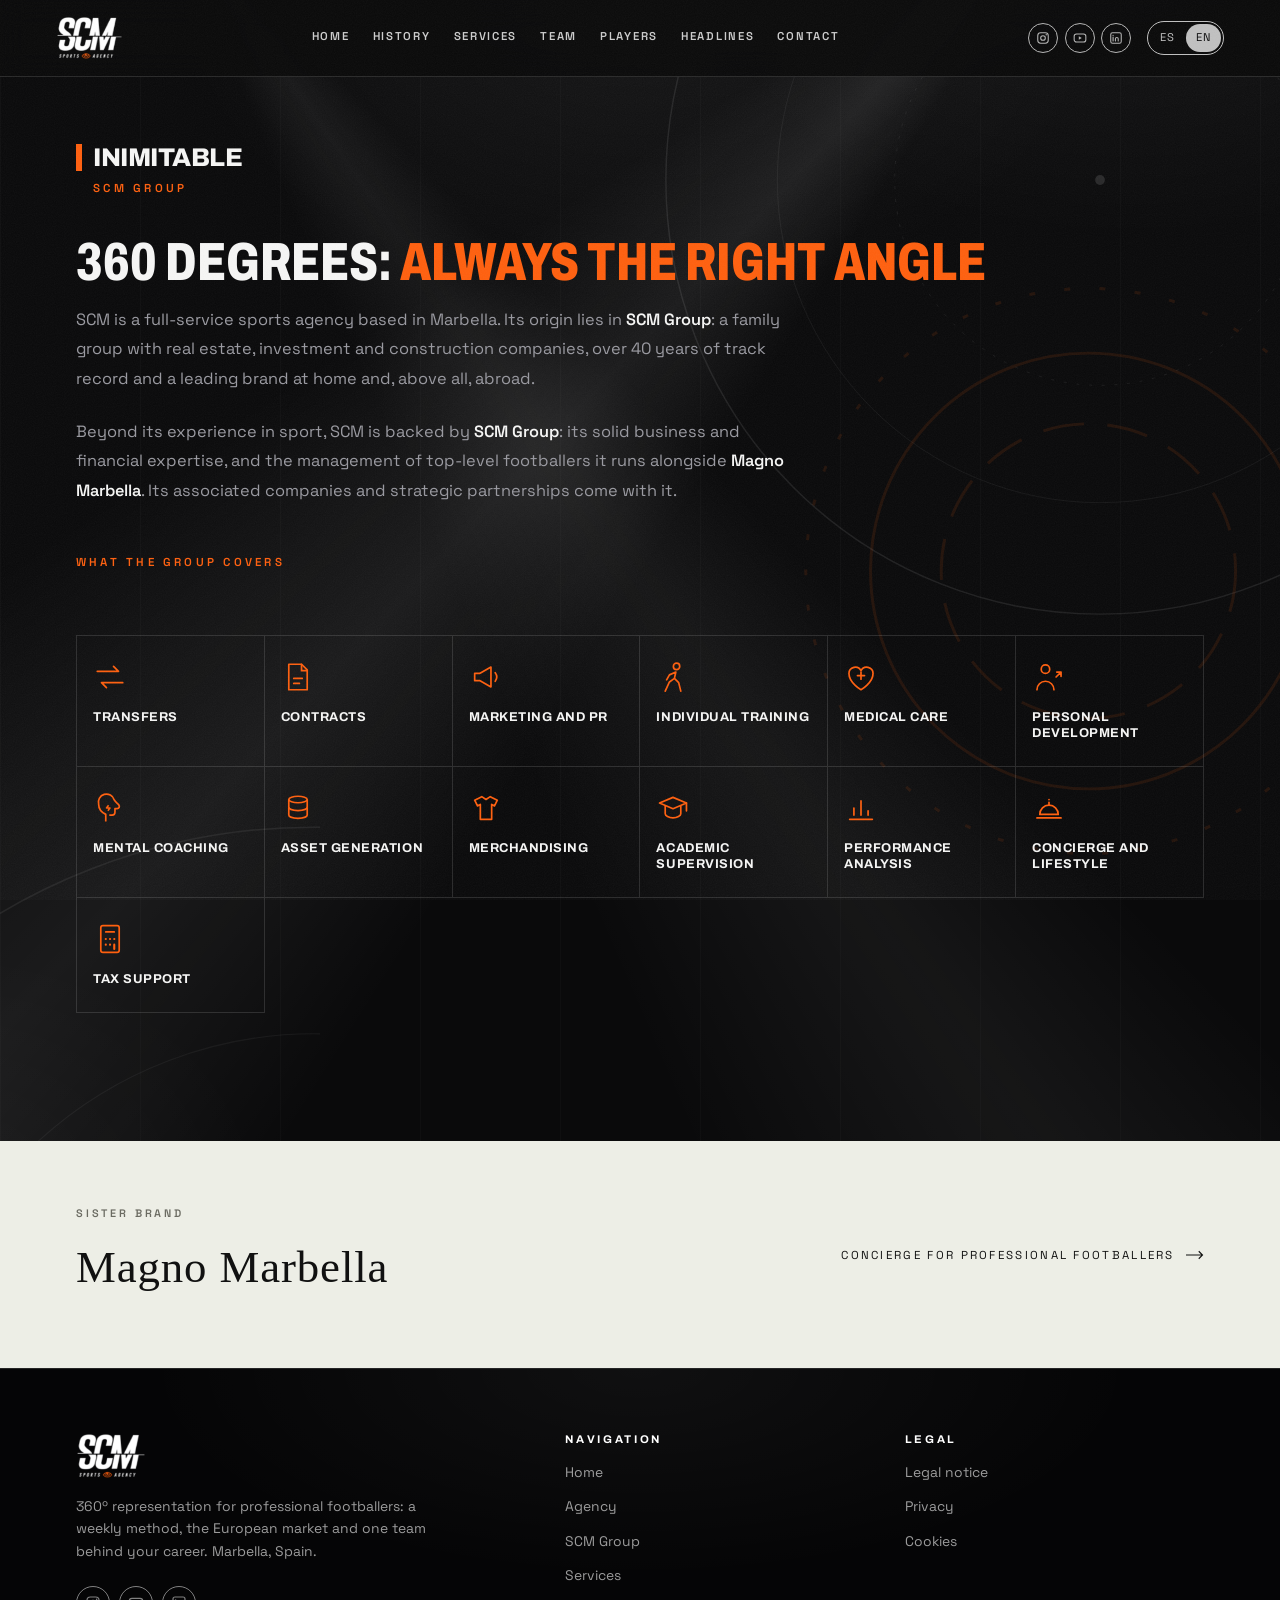
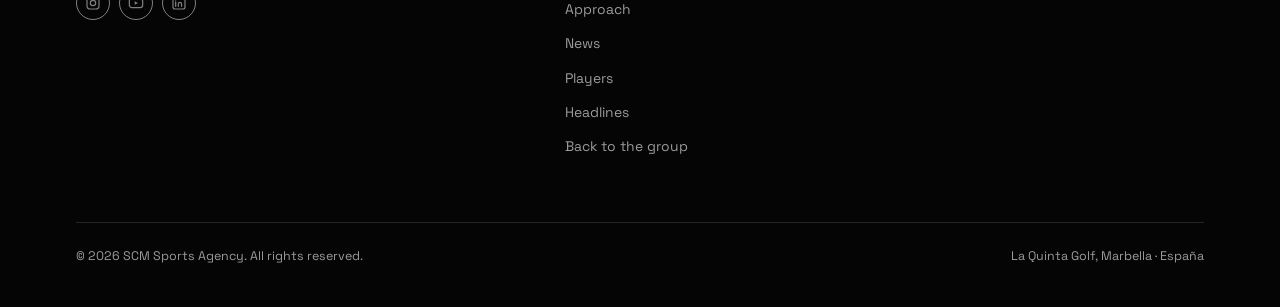
<file: scm/grupo.html>
<!DOCTYPE html>
<html lang="es">
  <head>
    <meta charset="utf-8" />
    <meta name="viewport" content="width=device-width, initial-scale=1" />
    <title>SCM Group · SCM Sports Agency</title>
    <meta
      name="description"
      content="SCM Group: el ecosistema 360º que acompaña al futbolista dentro y fuera del campo."
    />
    <meta name="theme-color" content="#0a0a0b" />

    <meta property="og:type" content="website" />
    <meta property="og:title" content="SCM Group — SCM Sports Agency" />
    <meta
      property="og:description"
      content="Tú pones el talento. Nosotros, todo lo demás. Agencia 360º de futbolistas profesionales."
    />
    <meta property="og:image" content="../assets/img/og-scm.jpg" />

    <link rel="icon" href="../assets/img/favicon.svg" type="image/svg+xml" />
    <link rel="stylesheet" href="../assets/css/fonts.css" />
    <link rel="stylesheet" href="../assets/css/base.css" />
    <link rel="stylesheet" href="../assets/css/scm.css" />
    <link rel="stylesheet" href="../assets/css/photos.css" />
  </head>

  <body class="page-scm page-sub">
    <a class="skip-link" href="#main">Saltar al contenido</a>

    <!-- ==================================================== cabecera ==== -->
    <header class="header" data-header>
      <a class="brand" href="../">
        <img src="../assets/img/logo-scm-light.png" alt="SCM Sports Agency" />
      </a>

      <nav class="nav" data-nav aria-label="Principal">
        <a class="nav__link" href="index.html" data-i18n="nav.home">Inicio</a>
        <a class="nav__link" href="historia.html" data-i18n="nav.history">Historia</a>
        <a class="nav__link" href="servicios.html" data-i18n="nav.services">Servicios</a>
        <a class="nav__link" href="equipo.html" data-i18n="nav.team">Equipo</a>
        <a class="nav__link" href="https://www.transfermarkt.es/scm-sports-agency/beraterfirma/berater/11514" data-i18n="nav.players">Jugadores</a>
        <a class="nav__link" href="https://www.instagram.com/scmsportsagency/?hl=es" data-i18n="nav.headlines">Titulares</a>
        <a class="nav__link" href="contacto.html" data-i18n="nav.contact">Contacto</a>
      </nav>

      <div class="header__actions">
        <div class="social">
          <a href="https://www.instagram.com/scmsportsagency/" rel="noopener" aria-label="Instagram">
            <svg viewBox="0 0 24 24" fill="none" aria-hidden="true">
              <rect x="3" y="3" width="18" height="18" rx="5" stroke="currentColor" stroke-width="1.8" />
              <circle cx="12" cy="12" r="4" stroke="currentColor" stroke-width="1.8" />
              <circle cx="17.5" cy="6.5" r="1.2" fill="currentColor" />
            </svg>
          </a>
          <a href="https://www.youtube.com/@scmsportsagency" rel="noopener" aria-label="YouTube">
            <svg viewBox="0 0 24 24" fill="none" aria-hidden="true">
              <rect x="2" y="5" width="20" height="14" rx="4" stroke="currentColor" stroke-width="1.8" />
              <path d="M10 9.2l5 2.8-5 2.8V9.2z" fill="currentColor" />
            </svg>
          </a>
          <a
            href="https://www.linkedin.com/company/scm-sports-agency/"
            rel="noopener"
            aria-label="LinkedIn"
          >
            <svg viewBox="0 0 24 24" fill="none" aria-hidden="true">
              <rect x="3" y="3" width="18" height="18" rx="3" stroke="currentColor" stroke-width="1.8" />
              <path d="M7 10.5V17M7 7.4v.1" stroke="currentColor" stroke-width="1.9" stroke-linecap="round" />
              <path
                d="M11 17v-3.6a2.4 2.4 0 014.8 0V17"
                stroke="currentColor"
                stroke-width="1.8"
                stroke-linecap="round"
              />
            </svg>
          </a>
        </div>

        <div class="lang-switch" role="group" data-i18n-attr="aria-label:nav.lang" aria-label="Idioma">
          <button class="lang-switch__btn" type="button" data-lang-btn="es" aria-pressed="true">
            <span>ES</span>
          </button>
          <button class="lang-switch__btn" type="button" data-lang-btn="en" aria-pressed="false">
            <span>EN</span>
          </button>
        </div>

        <button
          class="nav-toggle"
          type="button"
          data-nav-toggle
          aria-expanded="false"
          data-i18n-attr="aria-label:nav.menu"
          aria-label="Menú"
        >
          <span></span>
        </button>
      </div>
    </header>

    <main id="main">

      <!-- =============================================== 360 grados ==== -->
      <section class="section threesixty" id="grupo">
        <svg class="threesixty__ring" viewBox="0 0 200 200" fill="none" aria-hidden="true">
          <circle cx="100" cy="100" r="96" stroke="currentColor" stroke-width="1" stroke-dasharray="2 10" />
          <circle cx="100" cy="100" r="74" stroke="currentColor" stroke-width="1" />
          <circle cx="100" cy="100" r="50" stroke="currentColor" stroke-width="1" stroke-dasharray="14 8" />
        </svg>

        <div class="container">
          <div class="tag" data-reveal>
            <p class="tag__mark">Inimitable</p>
            <p class="tag__section" data-i18n="threesixty.section">SCM Group</p>
          </div>

          <h2 class="section__title" data-i18n-html="threesixty.title" data-reveal>
            360 grados: <em>siempre el ángulo correcto</em>
          </h2>

          <div class="threesixty__text">
            <p data-i18n-html="threesixty.p1" data-reveal>
              SCM es una agencia deportiva integral con sede en Marbella.
            </p>
            <p data-i18n-html="threesixty.p2" data-reveal>
              Cuenta con el respaldo de SCM Group y de Magno Marbella.
            </p>
          </div>

          <p class="tag__section" style="margin-left: 0; margin-top: 3rem" data-i18n="threesixty.capsTitle" data-reveal>
            Lo que cubre el grupo
          </p>

          <ul class="capabilities" data-reveal>
            <li class="capability">
              <svg viewBox="0 0 48 48" fill="none" aria-hidden="true"><path d="M6 16h30l-7-7M42 32H12l7 7" stroke="currentColor" stroke-width="2.4" stroke-linecap="round" stroke-linejoin="round" /></svg>
              <p data-i18n="caps.1">Traspasos</p>
            </li>
            <li class="capability">
              <svg viewBox="0 0 48 48" fill="none" aria-hidden="true"><path d="M11 6h18l8 8v28H11z" stroke="currentColor" stroke-width="2.4" stroke-linejoin="round" /><path d="M29 6v9h8M18 26h12M18 33h8" stroke="currentColor" stroke-width="2.4" stroke-linecap="round" /></svg>
              <p data-i18n="caps.2">Contratos</p>
            </li>
            <li class="capability">
              <svg viewBox="0 0 48 48" fill="none" aria-hidden="true"><path d="M8 19v10h7l16 9V10l-16 9H8z" stroke="currentColor" stroke-width="2.4" stroke-linejoin="round" /><path d="M37 18a10 10 0 010 12" stroke="currentColor" stroke-width="2.4" stroke-linecap="round" /></svg>
              <p data-i18n="caps.3">Marketing y PR</p>
            </li>
            <li class="capability">
              <svg viewBox="0 0 48 48" fill="none" aria-hidden="true"><circle cx="29" cy="9" r="4.5" stroke="currentColor" stroke-width="2.4" /><path d="M13 44l6-13 7-5 2-9-9 4-4 7M26 26l6 6 3 12" stroke="currentColor" stroke-width="2.4" stroke-linecap="round" stroke-linejoin="round" /></svg>
              <p data-i18n="caps.4">Entrenamiento individual</p>
            </li>
            <li class="capability">
              <svg viewBox="0 0 48 48" fill="none" aria-hidden="true"><path d="M24 42S7 32 7 19A9 9 0 0124 15 9 9 0 0141 19c0 13-17 23-17 23z" stroke="currentColor" stroke-width="2.4" stroke-linejoin="round" /><path d="M19 22h10M24 17v10" stroke="currentColor" stroke-width="2.4" stroke-linecap="round" /></svg>
              <p data-i18n="caps.5">Atención médica</p>
            </li>
            <li class="capability">
              <svg viewBox="0 0 48 48" fill="none" aria-hidden="true"><circle cx="19" cy="13" r="6" stroke="currentColor" stroke-width="2.4" /><path d="M7 42a12 12 0 0124 0" stroke="currentColor" stroke-width="2.4" stroke-linecap="round" /><path d="M34 24l7-7m0 0h-6m6 0v6" stroke="currentColor" stroke-width="2.4" stroke-linecap="round" /></svg>
              <p data-i18n="caps.6">Desarrollo personal</p>
            </li>
            <li class="capability">
              <svg viewBox="0 0 48 48" fill="none" aria-hidden="true"><path d="M18 43V33c-6-3-10-8.4-10-14A11 11 0 0130 12.6c1.4 3 4.4 4.6 6.4 7 1.8 2.2.4 5.4-2.4 5.4H31v5a4 4 0 01-4 4h-4" stroke="currentColor" stroke-width="2.4" stroke-linejoin="round" /><path d="M22 20l-3 4h5l-3 4" stroke="currentColor" stroke-width="2.2" stroke-linejoin="round" /></svg>
              <p data-i18n="caps.7">Coaching mental</p>
            </li>
            <li class="capability">
              <svg viewBox="0 0 48 48" fill="none" aria-hidden="true"><ellipse cx="24" cy="12" rx="13" ry="4.6" stroke="currentColor" stroke-width="2.4" /><path d="M11 12v11c0 2.6 5.8 4.6 13 4.6s13-2 13-4.6V12" stroke="currentColor" stroke-width="2.4" /><path d="M11 23v11c0 2.6 5.8 4.6 13 4.6s13-2 13-4.6V23" stroke="currentColor" stroke-width="2.4" /></svg>
              <p data-i18n="caps.8">Generación de patrimonio</p>
            </li>
            <li class="capability">
              <svg viewBox="0 0 48 48" fill="none" aria-hidden="true"><path d="M18 8l6 4 6-4 10 5-4 8-4-2v21H16V19l-4 2-4-8 10-5z" stroke="currentColor" stroke-width="2.4" stroke-linejoin="round" /></svg>
              <p data-i18n="caps.9">Merchandising</p>
            </li>
            <li class="capability">
              <svg viewBox="0 0 48 48" fill="none" aria-hidden="true"><path d="M24 9l19 8-19 8-19-8 19-8z" stroke="currentColor" stroke-width="2.4" stroke-linejoin="round" /><path d="M13 21v11c0 3 5 6 11 6s11-3 11-6V21M43 17v11" stroke="currentColor" stroke-width="2.4" stroke-linecap="round" /></svg>
              <p data-i18n="caps.10">Supervisión académica</p>
            </li>
            <li class="capability">
              <svg viewBox="0 0 48 48" fill="none" aria-hidden="true"><path d="M8 40h32" stroke="currentColor" stroke-width="2.4" stroke-linecap="round" /><path d="M14 34V24M24 34V14M34 34v-6" stroke="currentColor" stroke-width="2.4" stroke-linecap="round" /></svg>
              <p data-i18n="caps.13">Análisis de rendimiento</p>
            </li>
            <li class="capability">
              <svg viewBox="0 0 48 48" fill="none" aria-hidden="true"><path d="M11 33a13 13 0 0126 0z" stroke="currentColor" stroke-width="2.4" stroke-linejoin="round" /><path d="M7 38h34M24 16v4M24 12v.1" stroke="currentColor" stroke-width="2.4" stroke-linecap="round" /></svg>
              <p data-i18n="caps.11">Concierge y estilo de vida</p>
            </li>
            <li class="capability">
              <svg viewBox="0 0 48 48" fill="none" aria-hidden="true"><rect x="11" y="5" width="26" height="38" rx="3" stroke="currentColor" stroke-width="2.4" /><path d="M18 14h12" stroke="currentColor" stroke-width="2.4" stroke-linecap="round" /><path d="M18 24h.1M24 24h.1M30 24h.1M18 32h.1M24 32h.1M30 32v6" stroke="currentColor" stroke-width="3" stroke-linecap="round" /></svg>
              <p data-i18n="caps.12">Asesoramiento fiscal</p>
            </li>
          </ul>
        </div>
      </section>
    </main>

    <!-- ================================================== crosslink ==== -->
    <a class="crosslink" href="../magno/">
      <span class="container crosslink__inner">
        <span>
          <span class="crosslink__label" data-i18n="cross.label">Marca hermana</span>
          <span class="crosslink__title" data-i18n="cross.title">Magno Marbella</span>
        </span>
        <span class="crosslink__arrow">
          <span data-i18n="cross.text">Concierge para futbolistas profesionales</span>
          <svg viewBox="0 0 24 12" fill="none" aria-hidden="true">
            <path d="M0 6h22M17 1l5 5-5 5" stroke="currentColor" stroke-width="1.5" />
          </svg>
        </span>
      </span>
    </a>

    <!-- ===================================================== footer ==== -->
    <footer class="footer">
      <div class="container">
        <div class="footer__top">
          <div>
            <img class="footer__logo" src="../assets/img/logo-scm-light.png" alt="SCM Sports Agency" />
            <p data-i18n="footer.tagline" style="max-width: 42ch">
              Representación 360º de futbolistas profesionales: método semanal, mercado europeo y un solo equipo detrás de tu carrera.
            </p>
            <div class="social">
              <a
                href="https://www.instagram.com/scmsportsagency/"
                rel="noopener"
                aria-label="Instagram"
              >
                <svg viewBox="0 0 24 24" fill="none" aria-hidden="true">
                  <rect x="3" y="3" width="18" height="18" rx="5" stroke="currentColor" stroke-width="1.8" />
                  <circle cx="12" cy="12" r="4" stroke="currentColor" stroke-width="1.8" />
                  <circle cx="17.5" cy="6.5" r="1.2" fill="currentColor" />
                </svg>
              </a>
              <a href="https://www.youtube.com/@scmsportsagency" rel="noopener" aria-label="YouTube">
                <svg viewBox="0 0 24 24" fill="none" aria-hidden="true">
                  <rect x="2" y="5" width="20" height="14" rx="4" stroke="currentColor" stroke-width="1.8" />
                  <path d="M10 9.2l5 2.8-5 2.8V9.2z" fill="currentColor" />
                </svg>
              </a>
              <a
                href="https://www.linkedin.com/company/scm-sports-agency/"
                rel="noopener"
                aria-label="LinkedIn"
              >
                <svg viewBox="0 0 24 24" fill="none" aria-hidden="true">
                  <rect x="3" y="3" width="18" height="18" rx="3" stroke="currentColor" stroke-width="1.8" />
                  <path d="M7 10.5V17M7 7.4v.1" stroke="currentColor" stroke-width="1.9" stroke-linecap="round" />
                  <path
                    d="M11 17v-3.6a2.4 2.4 0 014.8 0V17"
                    stroke="currentColor"
                    stroke-width="1.8"
                    stroke-linecap="round"
                  />
                </svg>
              </a>
            </div>
          </div>

          <div>
            <h4 data-i18n="footer.nav">Navegación</h4>
            <ul>
              <li><a href="index.html" data-i18n="nav.home">Inicio</a></li>
              <li><a href="agencia.html" data-i18n="nav.about">Agencia</a></li>
              <li><a href="grupo.html" data-i18n="nav.group">SCM Group</a></li>
              <li><a href="servicios.html" data-i18n="nav.services">Servicios</a></li>
              <li><a href="enfoque.html" data-i18n="nav.focus">Enfoque</a></li>
              <li><a href="actualidad.html" data-i18n="nav.news">Actualidad</a></li>
              <li><a href="https://www.transfermarkt.es/scm-sports-agency/beraterfirma/berater/11514" data-i18n="nav.players">Jugadores</a></li>
              <li><a href="https://www.instagram.com/scmsportsagency/?hl=es" data-i18n="nav.headlines">Titulares</a></li>
              <li><a href="../" data-i18n="footer.group">Volver al grupo</a></li>
            </ul>
          </div>

          <div>
            <h4 data-i18n="footer.legalTitle">Legal</h4>
            <ul>
              <li><a href="../legal.html" data-i18n="footer.legal">Aviso legal</a></li>
              <li><a href="../privacidad.html" data-i18n="footer.privacy">Privacidad</a></li>
              <li><a href="../privacidad.html#cookies" data-i18n="footer.cookies">Cookies</a></li>
            </ul>
          </div>
        </div>

        <div class="footer__bottom">
          <p>
            &copy; <span data-year>2026</span> SCM Sports Agency.
            <span data-i18n="footer.rights">Todos los derechos reservados.</span>
          </p>
          <p>La Quinta Golf, Marbella · España</p>
        </div>
      </div>
    </footer>

    <script src="../assets/js/i18n-scm.js"></script>
    <script src="../assets/js/i18n.js"></script>
    <script src="../assets/js/site.js"></script>
  </body>
</html>
</file>
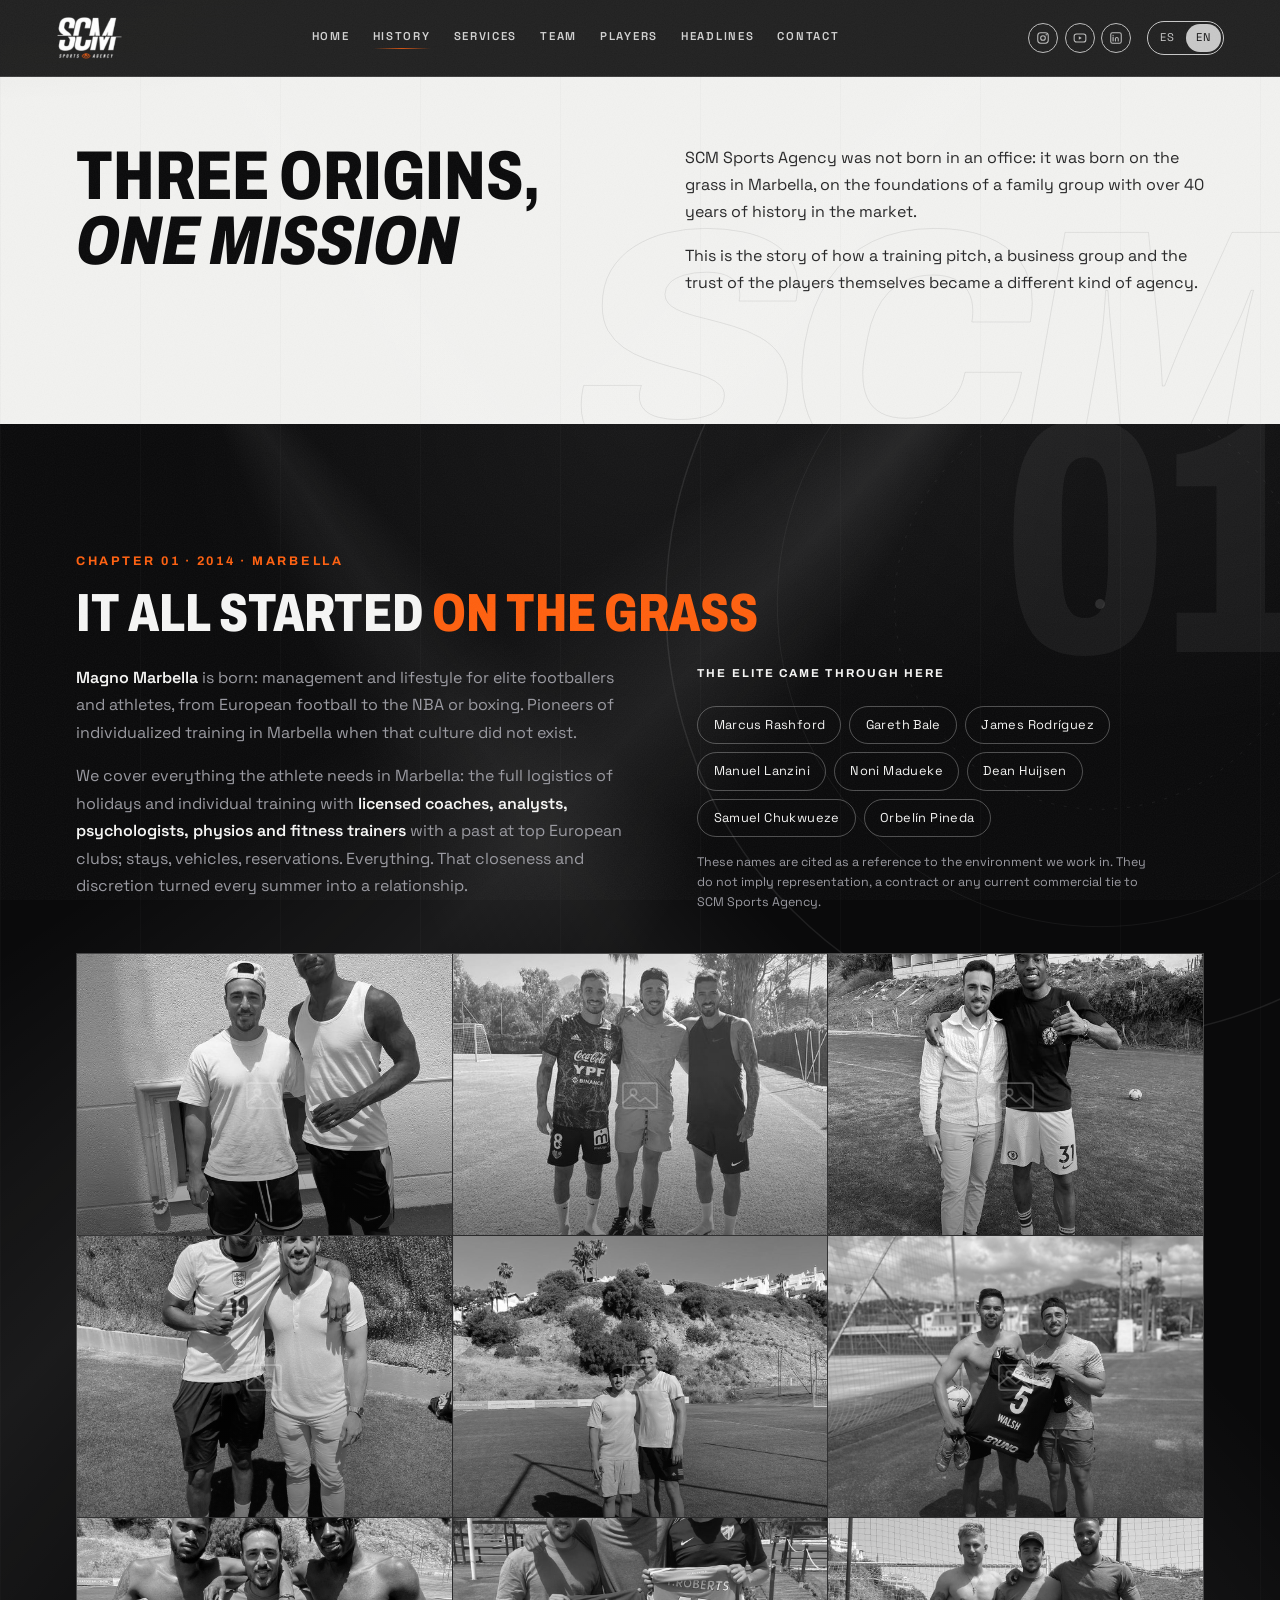
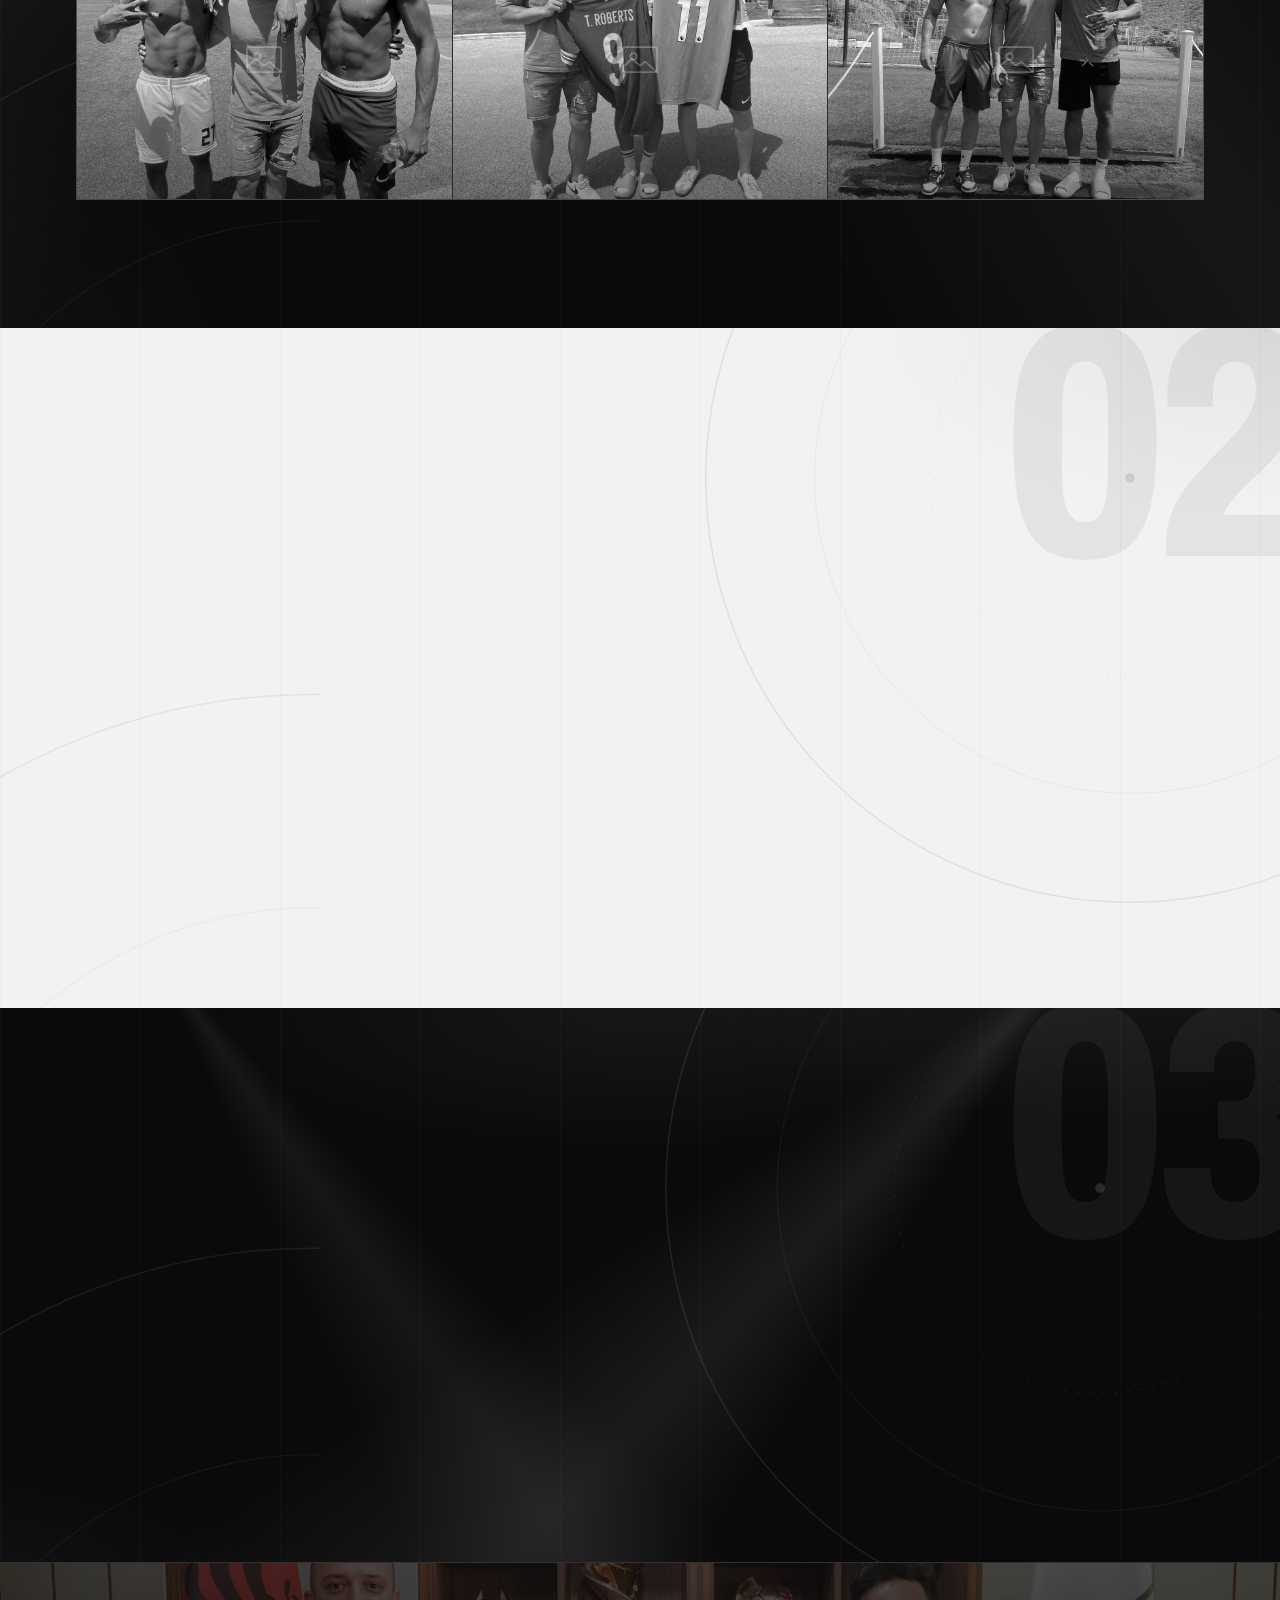
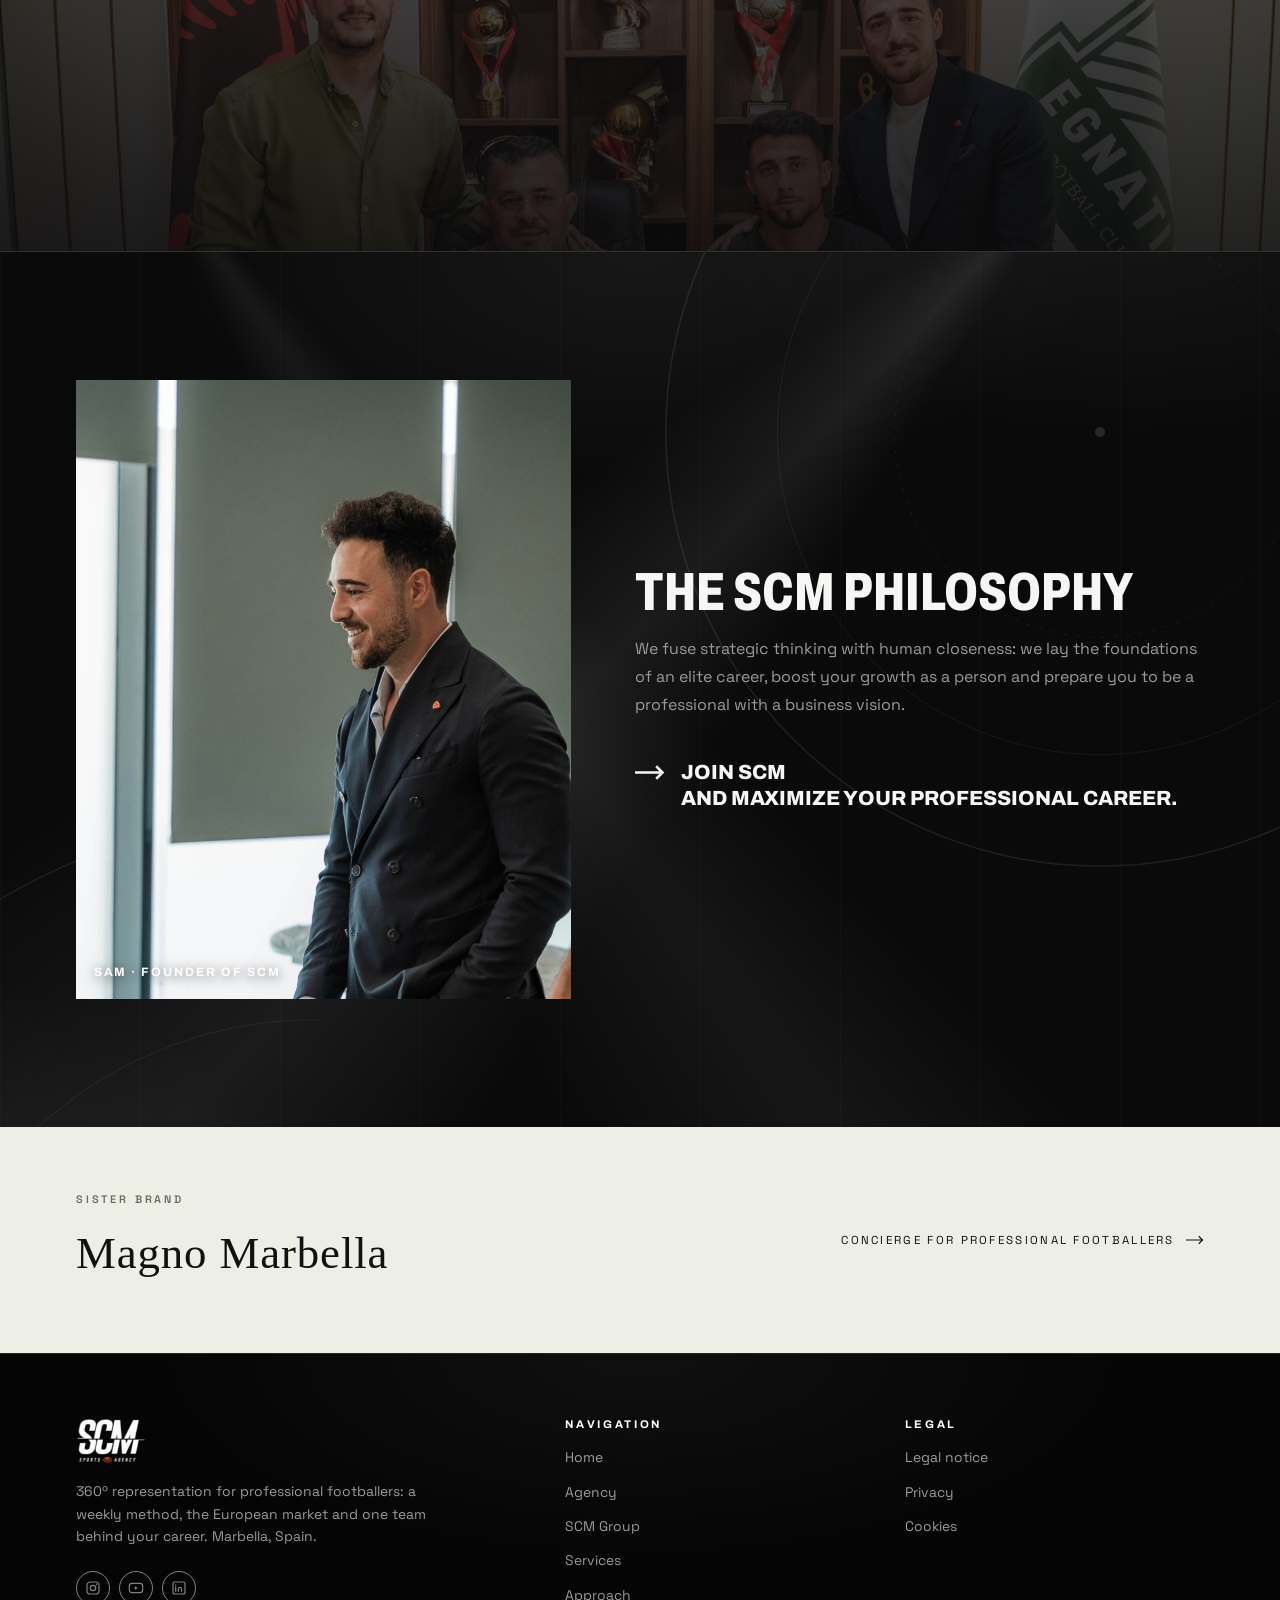
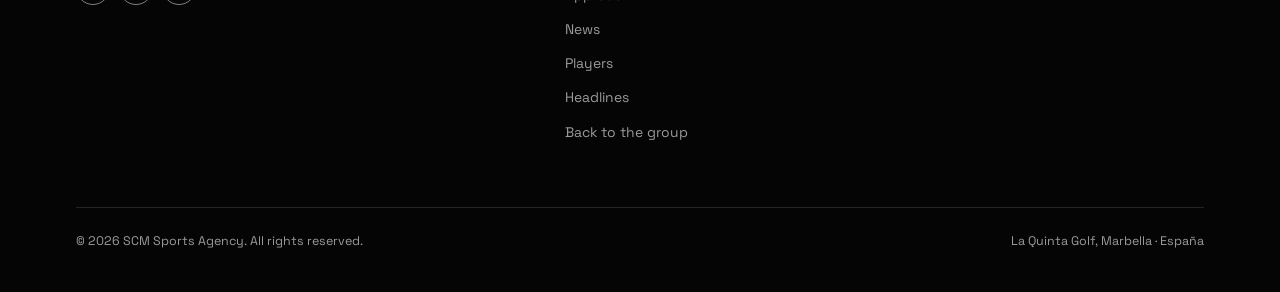
<file: scm/historia.html>
<!DOCTYPE html>
<html lang="es">
  <head>
    <meta charset="utf-8" />
    <meta name="viewport" content="width=device-width, initial-scale=1" />
    <title>Historia · SCM Sports Agency</title>
    <meta
      name="description"
      content="La historia de SCM Sports Agency: el relato de la marca desde sus orígenes."
    />
    <meta name="theme-color" content="#0a0a0b" />

    <meta property="og:type" content="website" />
    <meta property="og:title" content="Historia — SCM Sports Agency" />
    <meta
      property="og:description"
      content="Tú pones el talento. Nosotros, todo lo demás. Agencia 360º de futbolistas profesionales."
    />
    <meta property="og:image" content="../assets/img/og-scm.jpg" />

    <link rel="icon" href="../assets/img/favicon.svg" type="image/svg+xml" />
    <link rel="stylesheet" href="../assets/css/fonts.css" />
    <link rel="stylesheet" href="../assets/css/base.css" />
    <link rel="stylesheet" href="../assets/css/scm.css" />
    <link rel="stylesheet" href="../assets/css/photos.css" />
  </head>

  <body class="page-scm page-sub">
    <a class="skip-link" href="#main">Saltar al contenido</a>

    <!-- ==================================================== cabecera ==== -->
    <header class="header" data-header>
      <a class="brand" href="../">
        <img src="../assets/img/logo-scm-light.png" alt="SCM Sports Agency" />
      </a>

      <nav class="nav" data-nav aria-label="Principal">
        <a class="nav__link" href="index.html" data-i18n="nav.home">Inicio</a>
        <a class="nav__link" aria-current="page" href="historia.html" data-i18n="nav.history">Historia</a>
        <a class="nav__link" href="servicios.html" data-i18n="nav.services">Servicios</a>
        <a class="nav__link" href="equipo.html" data-i18n="nav.team">Equipo</a>
        <a class="nav__link" href="https://www.transfermarkt.es/scm-sports-agency/beraterfirma/berater/11514" data-i18n="nav.players">Jugadores</a>
        <a class="nav__link" href="https://www.instagram.com/scmsportsagency/?hl=es" data-i18n="nav.headlines">Titulares</a>
        <a class="nav__link" href="contacto.html" data-i18n="nav.contact">Contacto</a>
      </nav>

      <div class="header__actions">
        <div class="social">
          <a href="https://www.instagram.com/scmsportsagency/" rel="noopener" aria-label="Instagram">
            <svg viewBox="0 0 24 24" fill="none" aria-hidden="true">
              <rect x="3" y="3" width="18" height="18" rx="5" stroke="currentColor" stroke-width="1.8" />
              <circle cx="12" cy="12" r="4" stroke="currentColor" stroke-width="1.8" />
              <circle cx="17.5" cy="6.5" r="1.2" fill="currentColor" />
            </svg>
          </a>
          <a href="https://www.youtube.com/@scmsportsagency" rel="noopener" aria-label="YouTube">
            <svg viewBox="0 0 24 24" fill="none" aria-hidden="true">
              <rect x="2" y="5" width="20" height="14" rx="4" stroke="currentColor" stroke-width="1.8" />
              <path d="M10 9.2l5 2.8-5 2.8V9.2z" fill="currentColor" />
            </svg>
          </a>
          <a
            href="https://www.linkedin.com/company/scm-sports-agency/"
            rel="noopener"
            aria-label="LinkedIn"
          >
            <svg viewBox="0 0 24 24" fill="none" aria-hidden="true">
              <rect x="3" y="3" width="18" height="18" rx="3" stroke="currentColor" stroke-width="1.8" />
              <path d="M7 10.5V17M7 7.4v.1" stroke="currentColor" stroke-width="1.9" stroke-linecap="round" />
              <path
                d="M11 17v-3.6a2.4 2.4 0 014.8 0V17"
                stroke="currentColor"
                stroke-width="1.8"
                stroke-linecap="round"
              />
            </svg>
          </a>
        </div>

        <div class="lang-switch" role="group" data-i18n-attr="aria-label:nav.lang" aria-label="Idioma">
          <button class="lang-switch__btn" type="button" data-lang-btn="es" aria-pressed="true">
            <span>ES</span>
          </button>
          <button class="lang-switch__btn" type="button" data-lang-btn="en" aria-pressed="false">
            <span>EN</span>
          </button>
        </div>

        <button
          class="nav-toggle"
          type="button"
          data-nav-toggle
          aria-expanded="false"
          data-i18n-attr="aria-label:nav.menu"
          aria-label="Menú"
        >
          <span></span>
        </button>
      </div>
    </header>

    <main id="main">

      <!-- ================================================= historia ====
           El relato en tres capítulos: el césped (Magno Marbella, 2014),
           el respaldo (SCM Group, el family office) y el salto (la agencia
           que pidieron los propios jugadores). Las fotos de la galería se
           enchufan en assets/css/photos.css; los huecos vacíos quedan
           listos para ir añadiendo jugadores. -->

      <!-- ======================================== historia: cartel ==== -->
      <section class="section bhero" id="historia">
        <div class="container bhero__grid">
          <h2 class="bhero__title" data-i18n-html="history.title" data-reveal>
            Tres orígenes, <em>una misión</em>
          </h2>
          <div class="bhero__text">
            <p data-i18n="history.p1" data-reveal>
              SCM Sports Agency no nació en un despacho: nació en el césped de Marbella,
              sobre los cimientos de un family group con más de 40 años de historia en el mercado.
            </p>
            <p data-i18n="history.p2" data-reveal>
              Esta es la historia de cómo un campo de entrenamiento, un grupo empresarial
              y la confianza de los propios jugadores se convirtieron en una agencia
              distinta.
            </p>
          </div>
        </div>
      </section>

      <!-- =============================== capítulo 01: el césped ==== -->
      <section class="section chap">
        <span class="chap__num" aria-hidden="true">01</span>
        <div class="container">
          <p class="chap__kicker" data-i18n="ch1.kicker" data-reveal>Capítulo 01 · 2014 · Marbella</p>
          <h2 class="section__title" data-i18n-html="ch1.title" data-reveal>
            Todo empezó <em>en el césped</em>
          </h2>

          <div class="chap__grid">
            <div>
              <p class="chapter__text" data-i18n-html="ch1.p1" data-reveal>
                Nace <strong>Magno Marbella</strong>: management y lifestyle para
                futbolistas y atletas de élite, del fútbol europeo a la NBA o el boxeo.
                Pioneros del entrenamiento individualizado en Marbella cuando esa cultura
                no existía.
              </p>
              <p class="chapter__text" data-i18n-html="ch1.p2" data-reveal>
                Cubrimos todo lo que el deportista necesita en Marbella: la logística
                completa de vacaciones y entrenamientos individuales con
                <strong>técnicos, analistas, psicólogos, fisios y preparadores
                licenciados</strong> con pasado en grandes equipos europeos; estancia,
                vehículos, reservas. Todo.
              </p>
            </div>
            <div data-reveal>
              <p class="legacy__label" data-i18n="ch1.gallery">Por aquí pasó la élite</p>
              <ul class="names"><li>Marcus Rashford</li><li>Gareth Bale</li><li>James Rodríguez</li><li>Manuel Lanzini</li><li>Noni Madueke</li><li>Dean Huijsen</li><li>Samuel Chukwueze</li><li>Orbelín Pineda</li></ul>
              <p class="names__note" data-i18n="ch3.note">
                Estos nombres se citan como referencia del entorno en el que trabajamos.
              </p>
            </div>
          </div>

          <div class="gallery" style="margin-top: var(--space-xl)">
            <figure class="shot" tabindex="0" style="--photo: var(--photo-legacy1)">
              <span class="shot__mark" aria-hidden="true"><svg viewBox="0 0 32 32" fill="none" stroke="currentColor" stroke-width="1.3" stroke-linecap="round" stroke-linejoin="round" aria-hidden="true"><rect x="3" y="7" width="26" height="19" rx="2"/><circle cx="11" cy="14" r="2.4"/><path d="M3 22l7-6 6 5 4-3 9 8"/></svg></span>
              <span class="shot__veil" aria-hidden="true"></span>
              <figcaption class="shot__caption">
                <span class="shot__who">Marcus Rashford</span>
                <span class="shot__meta">Marbella Football Center</span>
              </figcaption>
            </figure>
            <figure class="shot" tabindex="0" style="--photo: var(--photo-legacy2)">
              <span class="shot__mark" aria-hidden="true"><svg viewBox="0 0 32 32" fill="none" stroke="currentColor" stroke-width="1.3" stroke-linecap="round" stroke-linejoin="round" aria-hidden="true"><rect x="3" y="7" width="26" height="19" rx="2"/><circle cx="11" cy="14" r="2.4"/><path d="M3 22l7-6 6 5 4-3 9 8"/></svg></span>
              <span class="shot__veil" aria-hidden="true"></span>
              <figcaption class="shot__caption">
                <span class="shot__who">Internacionales en Marbella</span>
                <span class="shot__meta">Marbella Football Center</span>
              </figcaption>
            </figure>
            <figure class="shot" tabindex="0" style="--photo: var(--photo-legacy3)">
              <span class="shot__mark" aria-hidden="true"><svg viewBox="0 0 32 32" fill="none" stroke="currentColor" stroke-width="1.3" stroke-linecap="round" stroke-linejoin="round" aria-hidden="true"><rect x="3" y="7" width="26" height="19" rx="2"/><circle cx="11" cy="14" r="2.4"/><path d="M3 22l7-6 6 5 4-3 9 8"/></svg></span>
              <span class="shot__veil" aria-hidden="true"></span>
              <figcaption class="shot__caption">
                <span class="shot__who">Pretemporada de élite</span>
                <span class="shot__meta">Marbella</span>
              </figcaption>
            </figure>
            <figure class="shot" tabindex="0" style="--photo: var(--photo-legacy4)">
              <span class="shot__mark" aria-hidden="true"><svg viewBox="0 0 32 32" fill="none" stroke="currentColor" stroke-width="1.3" stroke-linecap="round" stroke-linejoin="round" aria-hidden="true"><rect x="3" y="7" width="26" height="19" rx="2"/><circle cx="11" cy="14" r="2.4"/><path d="M3 22l7-6 6 5 4-3 9 8"/></svg></span>
              <span class="shot__veil" aria-hidden="true"></span>
              <figcaption class="shot__caption">
                <span class="shot__who">Internacional inglés</span>
                <span class="shot__meta">Marbella Football Center</span>
              </figcaption>
            </figure>
            <figure class="shot" tabindex="0" style="--photo: var(--photo-legacy5)">
              <span class="shot__mark" aria-hidden="true"><svg viewBox="0 0 32 32" fill="none" stroke="currentColor" stroke-width="1.3" stroke-linecap="round" stroke-linejoin="round" aria-hidden="true"><rect x="3" y="7" width="26" height="19" rx="2"/><circle cx="11" cy="14" r="2.4"/><path d="M3 22l7-6 6 5 4-3 9 8"/></svg></span>
              <span class="shot__veil" aria-hidden="true"></span>
              <figcaption class="shot__caption">
                <span class="shot__who">Trabajo de verano</span>
                <span class="shot__meta">Marbella Football Center</span>
              </figcaption>
            </figure>
            <figure class="shot" tabindex="0" style="--photo: var(--photo-legacy6)">
              <span class="shot__mark" aria-hidden="true"><svg viewBox="0 0 32 32" fill="none" stroke="currentColor" stroke-width="1.3" stroke-linecap="round" stroke-linejoin="round" aria-hidden="true"><rect x="3" y="7" width="26" height="19" rx="2"/><circle cx="11" cy="14" r="2.4"/><path d="M3 22l7-6 6 5 4-3 9 8"/></svg></span>
              <span class="shot__veil" aria-hidden="true"></span>
              <figcaption class="shot__caption">
                <span class="shot__who">Camisetas con historia</span>
                <span class="shot__meta">Marbella Football Center</span>
              </figcaption>
            </figure>
            <figure class="shot" tabindex="0" style="--photo: var(--photo-legacy7)">
              <span class="shot__mark" aria-hidden="true"><svg viewBox="0 0 32 32" fill="none" stroke="currentColor" stroke-width="1.3" stroke-linecap="round" stroke-linejoin="round" aria-hidden="true"><rect x="3" y="7" width="26" height="19" rx="2"/><circle cx="11" cy="14" r="2.4"/><path d="M3 22l7-6 6 5 4-3 9 8"/></svg></span>
              <span class="shot__veil" aria-hidden="true"></span>
              <figcaption class="shot__caption">
                <span class="shot__who">Trío de verano</span>
                <span class="shot__meta">Marbella Football Center</span>
              </figcaption>
            </figure>
            <figure class="shot" tabindex="0" style="--photo: var(--photo-legacy8)">
              <span class="shot__mark" aria-hidden="true"><svg viewBox="0 0 32 32" fill="none" stroke="currentColor" stroke-width="1.3" stroke-linecap="round" stroke-linejoin="round" aria-hidden="true"><rect x="3" y="7" width="26" height="19" rx="2"/><circle cx="11" cy="14" r="2.4"/><path d="M3 22l7-6 6 5 4-3 9 8"/></svg></span>
              <span class="shot__veil" aria-hidden="true"></span>
              <figcaption class="shot__caption">
                <span class="shot__who">Tyler Roberts</span>
                <span class="shot__meta">Internacional galés · Marbella Football Center</span>
              </figcaption>
            </figure>
            <figure class="shot" tabindex="0" style="--photo: var(--photo-legacy9)">
              <span class="shot__mark" aria-hidden="true"><svg viewBox="0 0 32 32" fill="none" stroke="currentColor" stroke-width="1.3" stroke-linecap="round" stroke-linejoin="round" aria-hidden="true"><rect x="3" y="7" width="26" height="19" rx="2"/><circle cx="11" cy="14" r="2.4"/><path d="M3 22l7-6 6 5 4-3 9 8"/></svg></span>
              <span class="shot__veil" aria-hidden="true"></span>
              <figcaption class="shot__caption">
                <span class="shot__who">Jóvenes talentos</span>
                <span class="shot__meta">Marbella Football Center</span>
              </figcaption>
            </figure>
          </div>
        </div>
      </section>

      <!-- =============================== capítulo 02: el respaldo ==== -->
      <section class="section section--light chap">
        <span class="chap__num" aria-hidden="true">02</span>
        <div class="container">
          <p class="chap__kicker" data-i18n="ch2x.kicker" data-reveal>Capítulo 02 · El respaldo</p>
          <h2 class="section__title" data-i18n-html="ch2x.title" data-reveal>
            Un family group <em>detrás del método</em>
          </h2>

          <div class="chap__grid">
            <div>
              <p class="chapter__text" data-i18n-html="ch2x.p1" data-reveal>
                Detrás de la agencia está <strong>SCM Group</strong>: un family group con
                empresas de inmobiliaria, inversión y construcción en Marbella, más de 40
                años en el mercado y una marca de peso en el sector, a nivel nacional y
                sobre todo internacional.
              </p>
              <p class="chapter__text" data-i18n-html="ch2x.p2" data-reveal>
                La seriedad de una empresa familiar aplicada a la carrera de un
                futbolista: <strong>pensar a largo plazo</strong>, decidir con datos y
                proteger el patrimonio.
              </p>
            </div>
            <div data-reveal>
              <p class="legacy__label" data-i18n="threesixty.capsTitle">Lo que cubre el grupo</p>
              <div class="caps-grid">
                <span class="cap-pill" data-i18n="caps.1">Traspasos</span>
                <span class="cap-pill" data-i18n="caps.2">Contratos</span>
                <span class="cap-pill" data-i18n="caps.3">Marketing y PR</span>
                <span class="cap-pill" data-i18n="caps.4">Entrenamiento individual</span>
                <span class="cap-pill" data-i18n="caps.5">Atención médica</span>
                <span class="cap-pill" data-i18n="caps.6">Desarrollo personal</span>
                <span class="cap-pill" data-i18n="caps.7">Coaching mental</span>
                <span class="cap-pill" data-i18n="caps.8">Generación de patrimonio</span>
                <span class="cap-pill" data-i18n="caps.9">Merchandising</span>
                <span class="cap-pill" data-i18n="caps.10">Supervisión académica</span>
                <span class="cap-pill" data-i18n="caps.13">Análisis de rendimiento</span>
                <span class="cap-pill" data-i18n="caps.11">Concierge y lifestyle</span>
                <span class="cap-pill" data-i18n="caps.12">Asesoramiento fiscal</span>
              </div>
            </div>
          </div>
        </div>
      </section>

      <!-- ================================= capítulo 03: el salto ==== -->
      <section class="section chap pitchside">
        <span class="chap__num" aria-hidden="true">03</span>
        <div class="container">
          <p class="chap__kicker" data-i18n="ch3x.kicker" data-reveal>Capítulo 03 · El salto</p>
          <h2 class="section__title" data-i18n-html="ch3x.title" data-reveal>
            Los jugadores pidieron <em>el siguiente paso</em>
          </h2>

          <div class="chap__grid">
            <div>
              <p class="chapter__text" data-i18n-html="ch3x.p1" data-reveal>
                De gestionar el entorno a gestionar la carrera: los propios jugadores nos
                pidieron <strong>representación e intermediación directa</strong>. Así
                nace SCM Sports Agency, con un modelo boutique: pocos jugadores, todo el
                método.
              </p>
              <p class="chapter__text" data-i18n-html="ch3x.p2" data-reveal>
                Hoy somos <strong>10 agentes a tiempo completo</strong>, más de 15 scouts
                en el mundo y analistas con licencia UEFA Pro, con la Costa del Sol como
                base y toda Europa como mercado.
              </p>
            </div>
            <div data-reveal>
              <p class="legacy__label" data-i18n="proof.label">La prueba</p>
              <p class="chapter__text" data-i18n-html="proof.text" style="margin-top: var(--space-sm)">
                La prueba no son cifras: son carreras. <strong>Iker Pozo</strong> pasó de agente
                libre a un traspaso internacional en dos años. <strong>Orel Mangala</strong> y
                <strong>Frederik Kondogbia</strong> compiten en la élite europea. Y nuestra
                cartera es pública.
              </p>
              <a
                class="philo__cta"
                style="margin-top: var(--space-lg); font-size: clamp(0.9rem, 1.3vw, 1.05rem)"
                href="https://www.transfermarkt.es/scm-sports-agency/beraterfirma/berater/11514"
              >
                <svg viewBox="0 0 24 12" fill="none" aria-hidden="true">
                  <path d="M0 6h22M17 1l5 5-5 5" stroke="currentColor" stroke-width="2" />
                </svg>
                <span data-i18n="proof.cta">Verifica nuestra cartera en Transfermarkt</span>
              </a>
            </div>
          </div>
        </div>
      </section>

            <section class="section section--tight statement statement--photo" style="--photo: var(--photo-historia)">
        <div class="container">
          <p data-i18n-html="hist.claim" data-reveal>
            No te quedes en el banquillo de <em>tu propia carrera</em>
          </p>
        </div>
      </section>

            <section class="section philo">
        <div class="container philo__grid">
          <figure class="philo__photo" style="--photo: var(--photo-fundador)" data-reveal>
            <figcaption class="philo__caption" data-i18n="ch4.founder">Sam · Fundador de SCM</figcaption>
          </figure>

          <div class="philo__body">
            <h2 class="section__title" data-i18n-html="philo.title" data-reveal>
              Filosofía <em>SCM</em>
            </h2>
            <p data-i18n="philo.p1" data-reveal>
              Fusionamos el pensamiento estratégico con la cercanía humana: sentamos las bases de una trayectoria de élite, potenciamos tu crecimiento como persona y te preparamos para ser un profesional con visión empresarial.
            </p>
            <a class="philo__cta" href="contacto.html" data-reveal>
              <svg viewBox="0 0 24 12" fill="none" aria-hidden="true">
                <path d="M0 6h22M17 1l5 5-5 5" stroke="currentColor" stroke-width="2" />
              </svg>
              <span data-i18n-html="philo.cta">Forma parte de SCM<br />y maximiza tu carrera profesional.</span>
            </a>
          </div>
        </div>
      </section>

    </main>

    <!-- ================================================== crosslink ==== -->
    <a class="crosslink" href="../magno/">
      <span class="container crosslink__inner">
        <span>
          <span class="crosslink__label" data-i18n="cross.label">Marca hermana</span>
          <span class="crosslink__title" data-i18n="cross.title">Magno Marbella</span>
        </span>
        <span class="crosslink__arrow">
          <span data-i18n="cross.text">Concierge para futbolistas profesionales</span>
          <svg viewBox="0 0 24 12" fill="none" aria-hidden="true">
            <path d="M0 6h22M17 1l5 5-5 5" stroke="currentColor" stroke-width="1.5" />
          </svg>
        </span>
      </span>
    </a>

    <!-- ===================================================== footer ==== -->
    <footer class="footer">
      <div class="container">
        <div class="footer__top">
          <div>
            <img class="footer__logo" src="../assets/img/logo-scm-light.png" alt="SCM Sports Agency" />
            <p data-i18n="footer.tagline" style="max-width: 42ch">
              Representación 360º de futbolistas profesionales: método semanal, mercado europeo y un solo equipo detrás de tu carrera.
            </p>
            <div class="social">
              <a
                href="https://www.instagram.com/scmsportsagency/"
                rel="noopener"
                aria-label="Instagram"
              >
                <svg viewBox="0 0 24 24" fill="none" aria-hidden="true">
                  <rect x="3" y="3" width="18" height="18" rx="5" stroke="currentColor" stroke-width="1.8" />
                  <circle cx="12" cy="12" r="4" stroke="currentColor" stroke-width="1.8" />
                  <circle cx="17.5" cy="6.5" r="1.2" fill="currentColor" />
                </svg>
              </a>
              <a href="https://www.youtube.com/@scmsportsagency" rel="noopener" aria-label="YouTube">
                <svg viewBox="0 0 24 24" fill="none" aria-hidden="true">
                  <rect x="2" y="5" width="20" height="14" rx="4" stroke="currentColor" stroke-width="1.8" />
                  <path d="M10 9.2l5 2.8-5 2.8V9.2z" fill="currentColor" />
                </svg>
              </a>
              <a
                href="https://www.linkedin.com/company/scm-sports-agency/"
                rel="noopener"
                aria-label="LinkedIn"
              >
                <svg viewBox="0 0 24 24" fill="none" aria-hidden="true">
                  <rect x="3" y="3" width="18" height="18" rx="3" stroke="currentColor" stroke-width="1.8" />
                  <path d="M7 10.5V17M7 7.4v.1" stroke="currentColor" stroke-width="1.9" stroke-linecap="round" />
                  <path
                    d="M11 17v-3.6a2.4 2.4 0 014.8 0V17"
                    stroke="currentColor"
                    stroke-width="1.8"
                    stroke-linecap="round"
                  />
                </svg>
              </a>
            </div>
          </div>

          <div>
            <h4 data-i18n="footer.nav">Navegación</h4>
            <ul>
              <li><a href="index.html" data-i18n="nav.home">Inicio</a></li>
              <li><a href="agencia.html" data-i18n="nav.about">Agencia</a></li>
              <li><a href="grupo.html" data-i18n="nav.group">SCM Group</a></li>
              <li><a href="servicios.html" data-i18n="nav.services">Servicios</a></li>
              <li><a href="enfoque.html" data-i18n="nav.focus">Enfoque</a></li>
              <li><a href="actualidad.html" data-i18n="nav.news">Actualidad</a></li>
              <li><a href="https://www.transfermarkt.es/scm-sports-agency/beraterfirma/berater/11514" data-i18n="nav.players">Jugadores</a></li>
              <li><a href="https://www.instagram.com/scmsportsagency/?hl=es" data-i18n="nav.headlines">Titulares</a></li>
              <li><a href="../" data-i18n="footer.group">Volver al grupo</a></li>
            </ul>
          </div>

          <div>
            <h4 data-i18n="footer.legalTitle">Legal</h4>
            <ul>
              <li><a href="../legal.html" data-i18n="footer.legal">Aviso legal</a></li>
              <li><a href="../privacidad.html" data-i18n="footer.privacy">Privacidad</a></li>
              <li><a href="../privacidad.html#cookies" data-i18n="footer.cookies">Cookies</a></li>
            </ul>
          </div>
        </div>

        <div class="footer__bottom">
          <p>
            &copy; <span data-year>2026</span> SCM Sports Agency.
            <span data-i18n="footer.rights">Todos los derechos reservados.</span>
          </p>
          <p>La Quinta Golf, Marbella · España</p>
        </div>
      </div>
    </footer>

    <script src="../assets/js/i18n-scm.js"></script>
    <script src="../assets/js/i18n.js"></script>
    <script src="../assets/js/site.js"></script>
  </body>
</html>
</file>
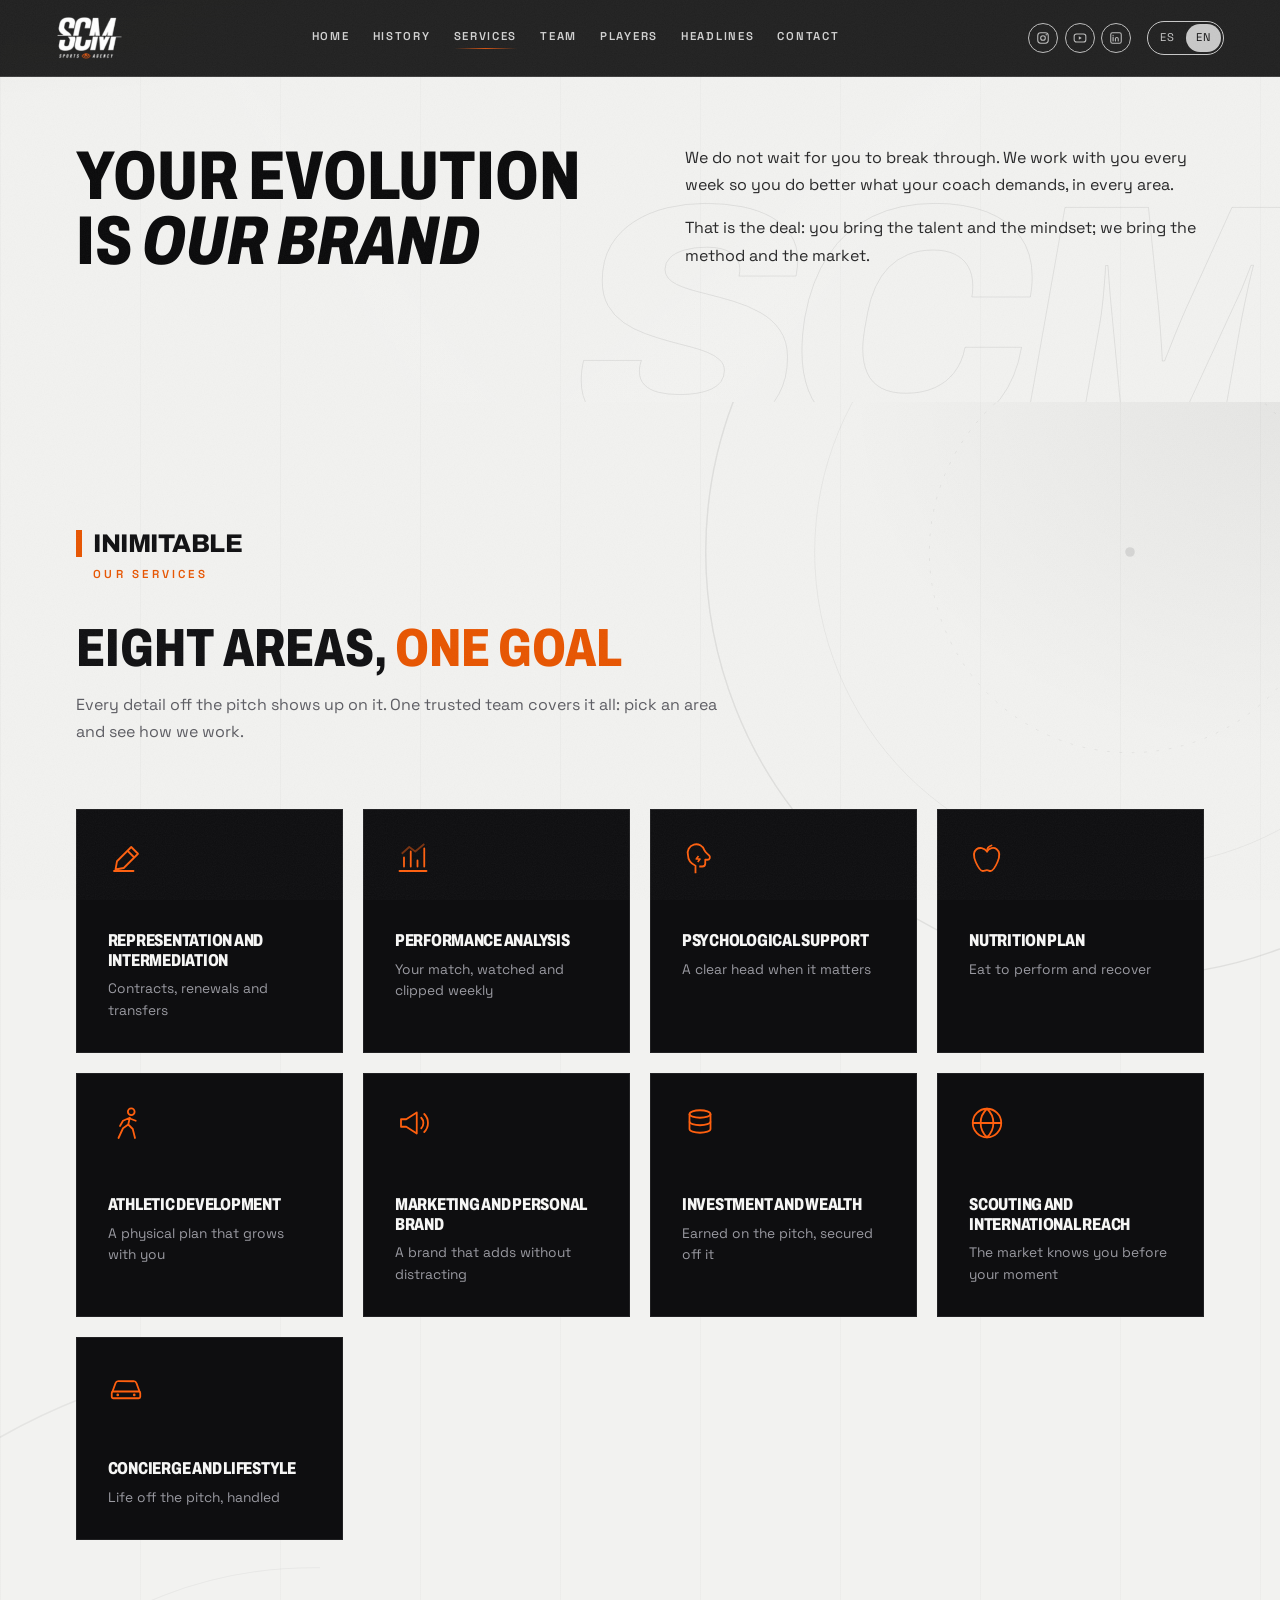
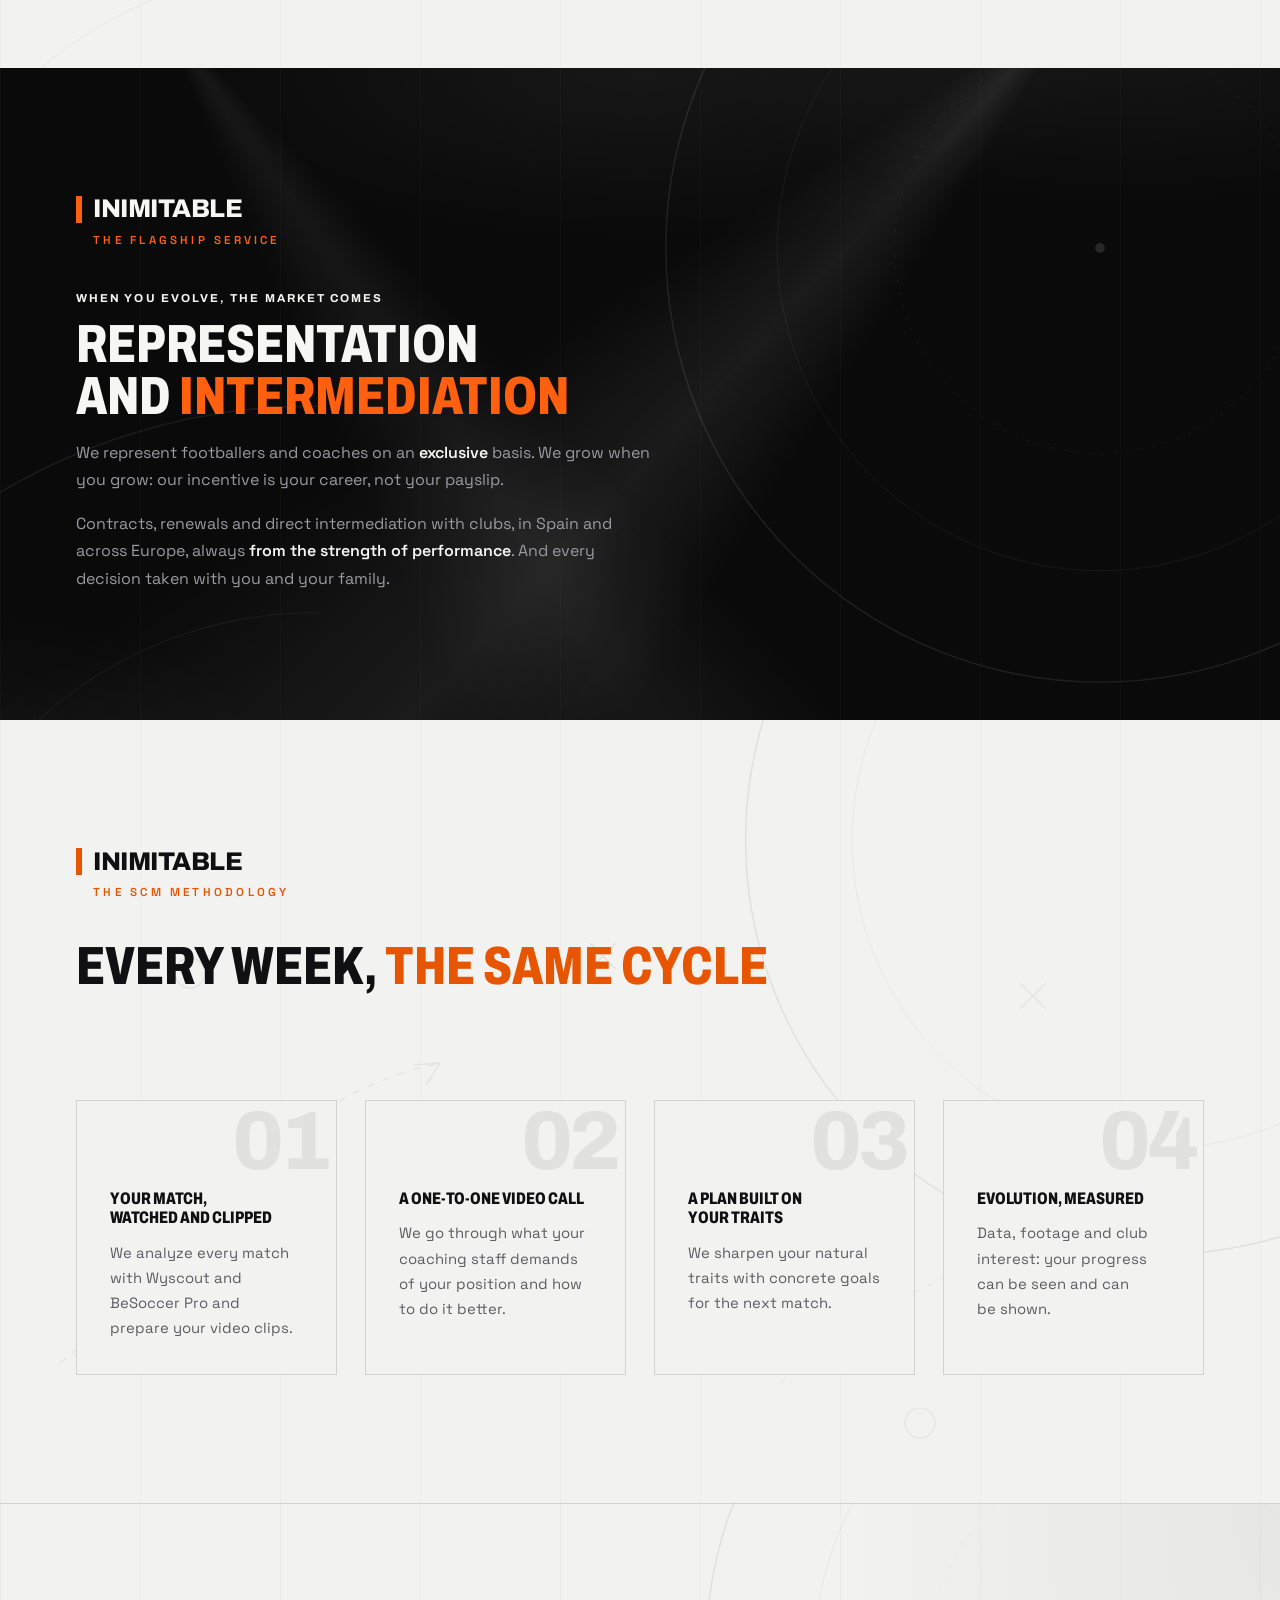
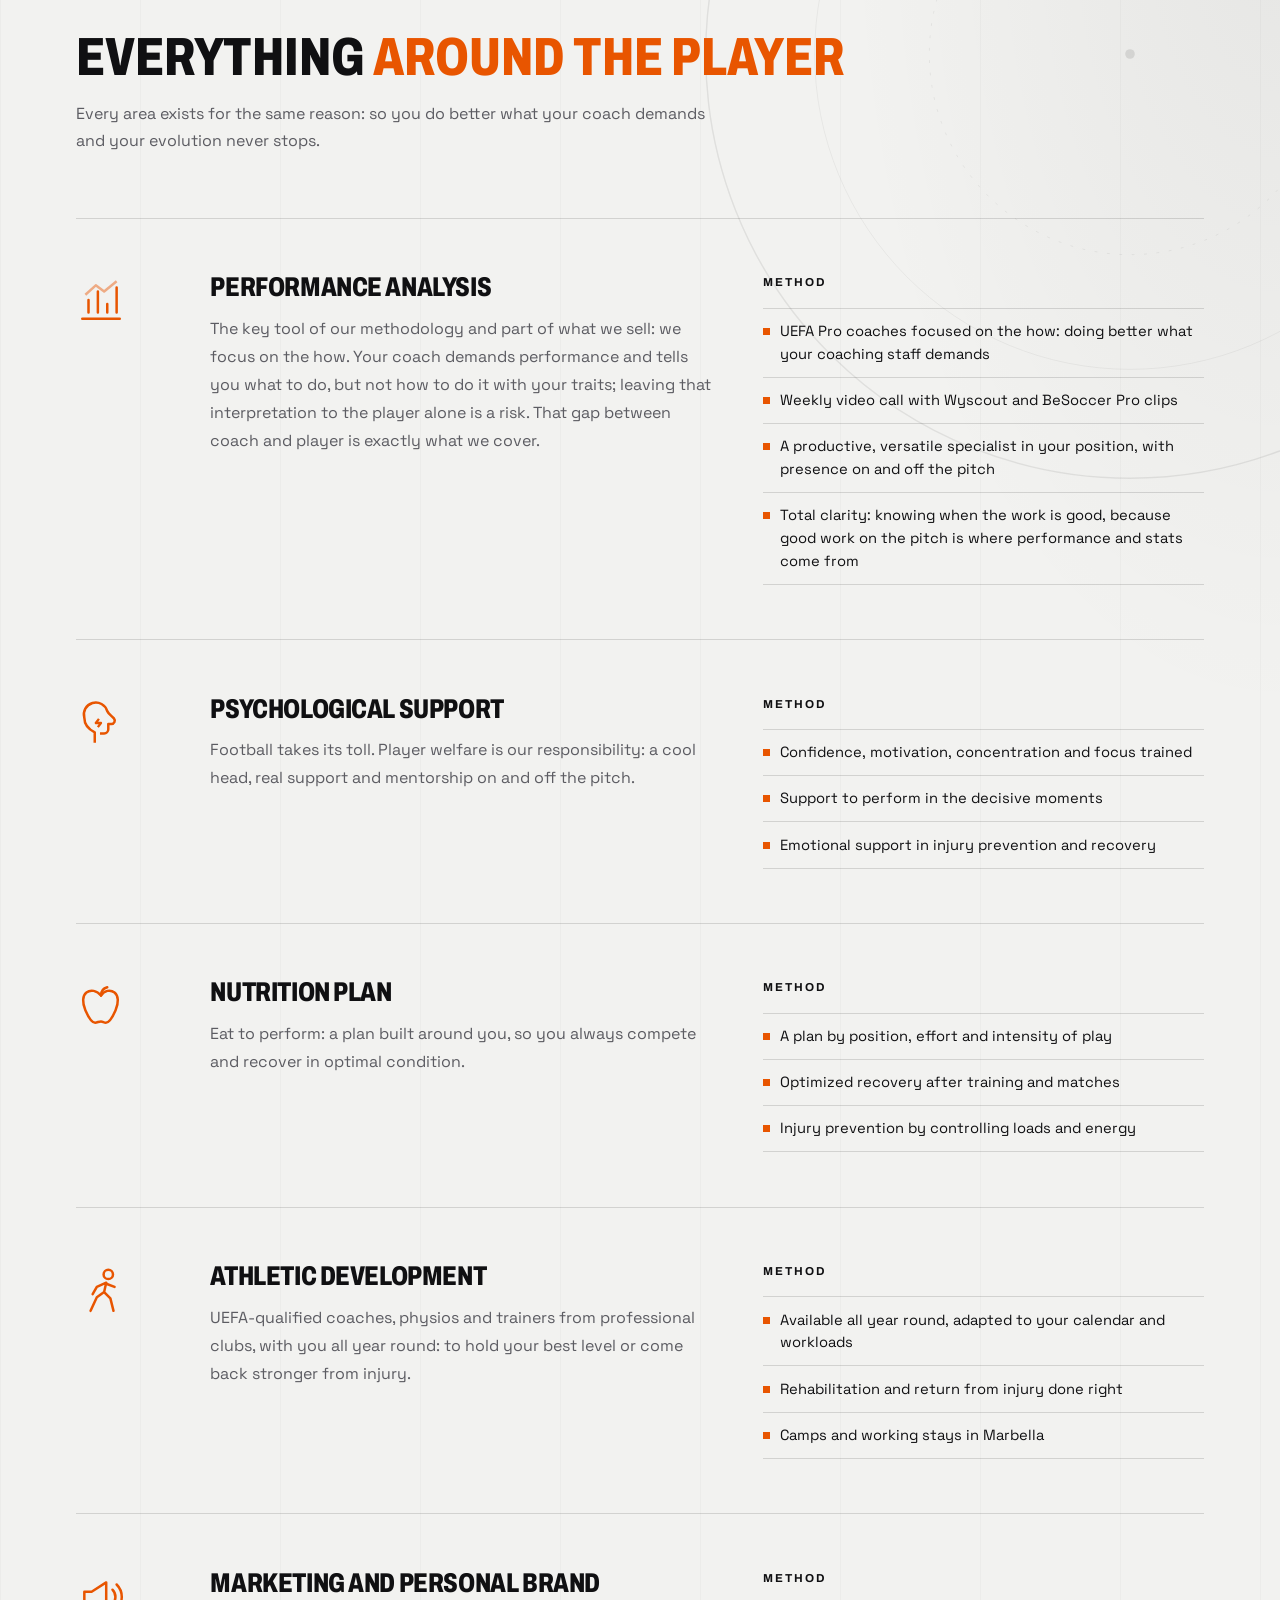
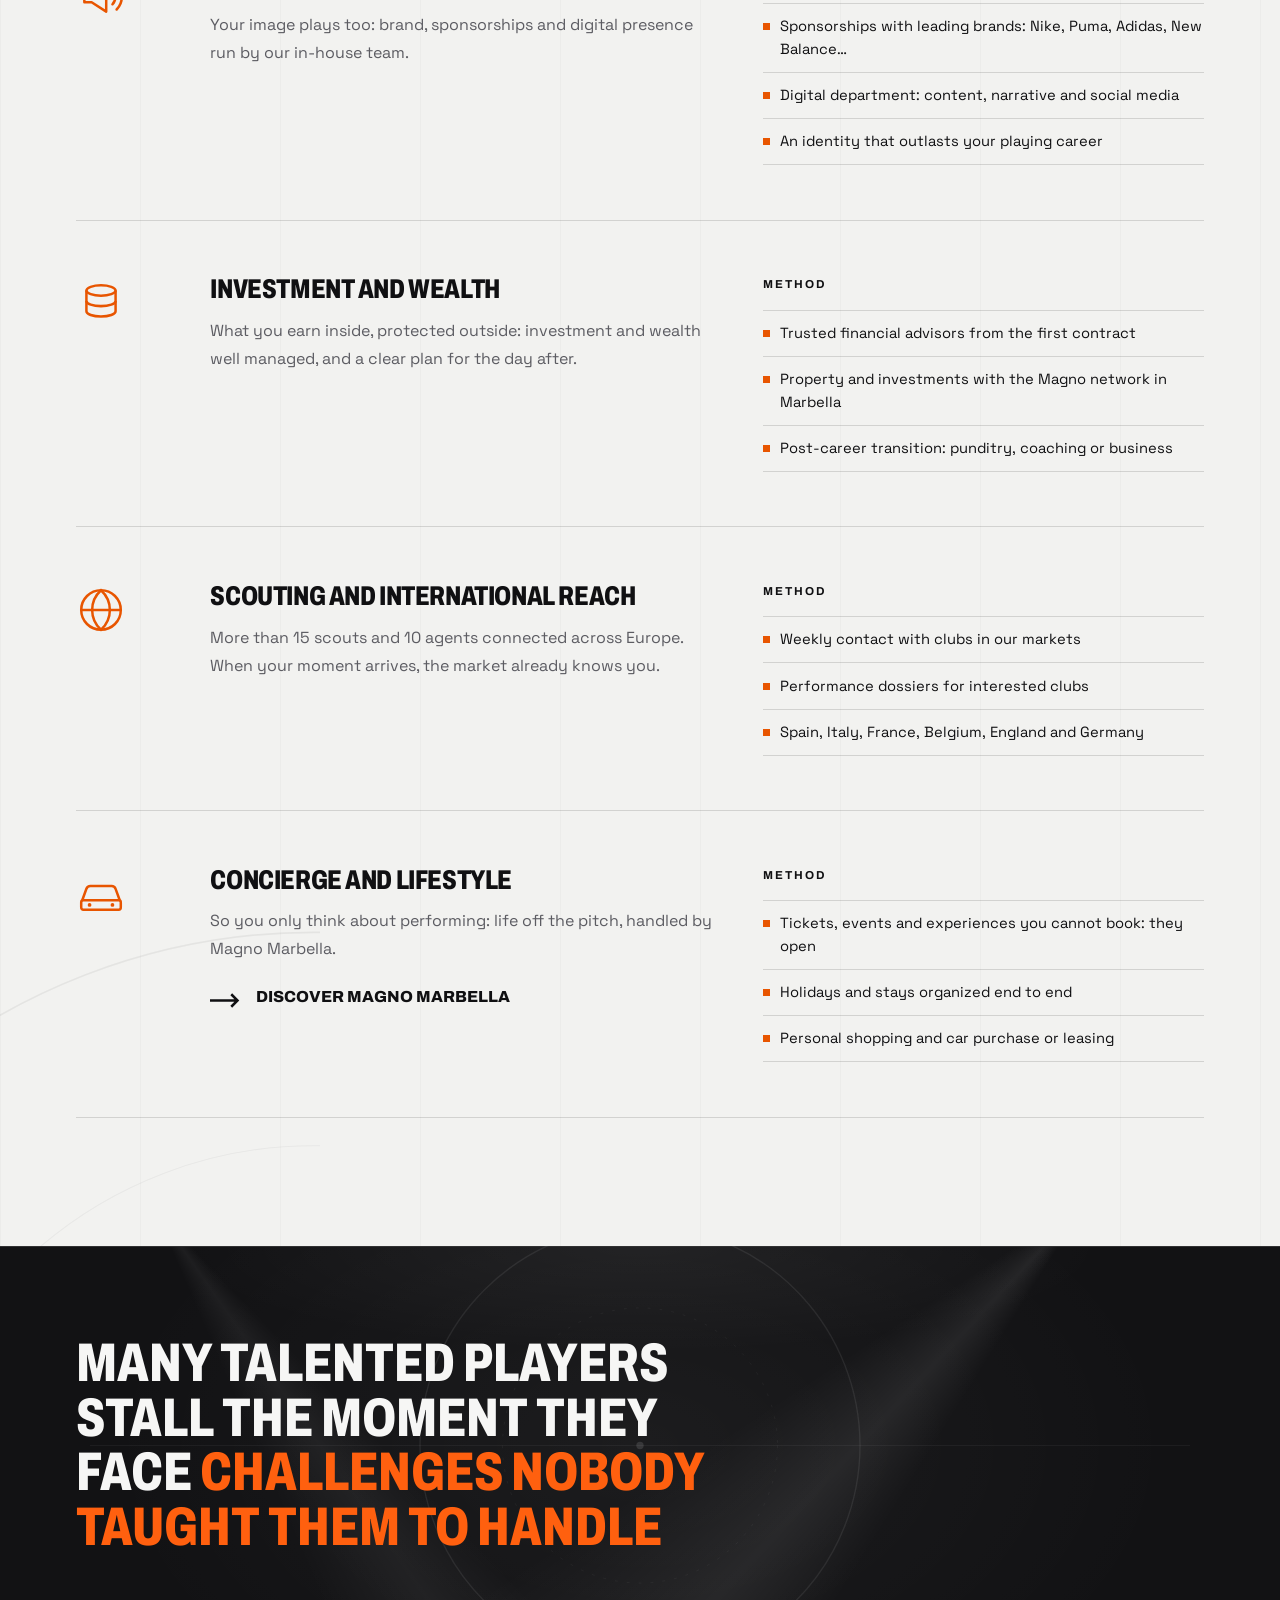
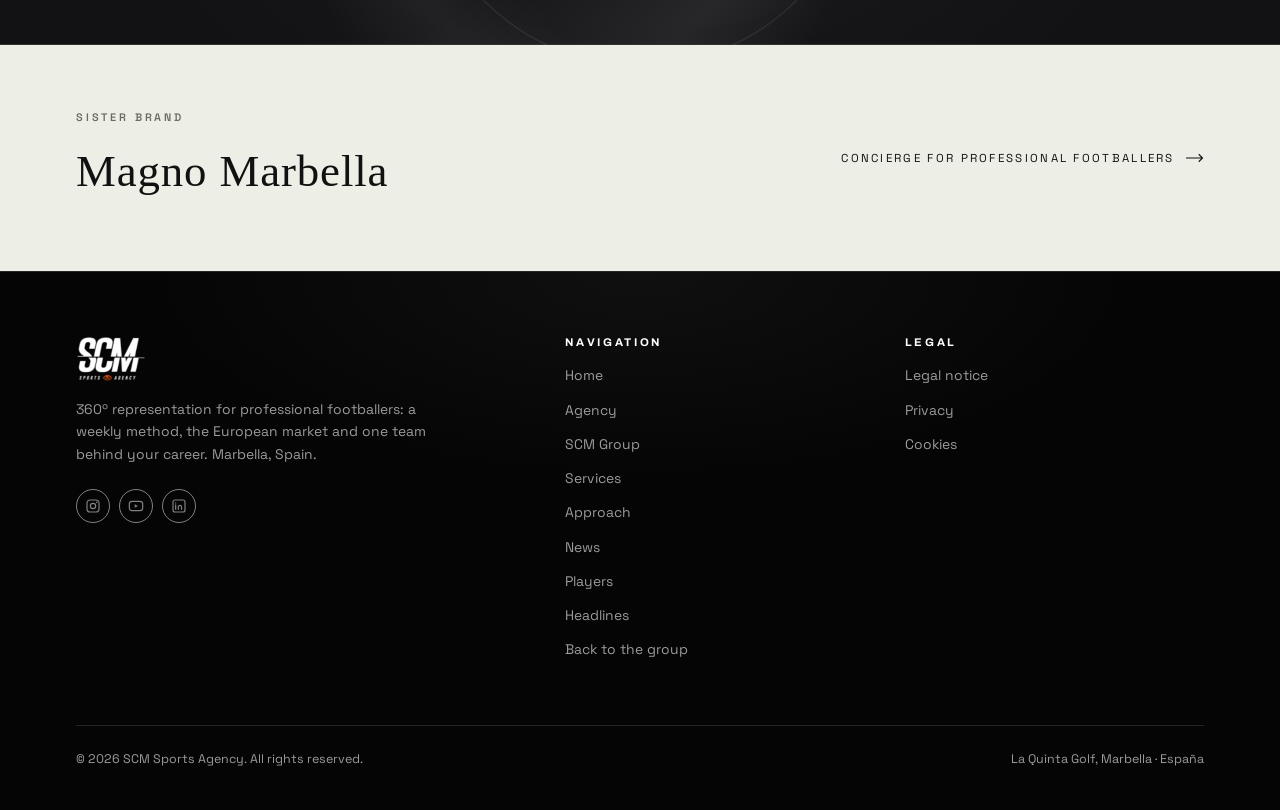
<file: scm/servicios.html>
<!DOCTYPE html>
<html lang="es">
  <head>
    <meta charset="utf-8" />
    <meta name="viewport" content="width=device-width, initial-scale=1" />
    <title>Servicios · SCM Sports Agency</title>
    <meta
      name="description"
      content="Servicios de SCM Sports Agency: rendimiento, apoyo psicológico, nutrición, marca personal, inversiones y proyección internacional."
    />
    <meta name="theme-color" content="#0a0a0b" />

    <meta property="og:type" content="website" />
    <meta property="og:title" content="Servicios — SCM Sports Agency" />
    <meta
      property="og:description"
      content="Tú pones el talento. Nosotros, todo lo demás. Agencia 360º de futbolistas profesionales."
    />
    <meta property="og:image" content="../assets/img/og-scm.jpg" />

    <link rel="icon" href="../assets/img/favicon.svg" type="image/svg+xml" />
    <link rel="stylesheet" href="../assets/css/fonts.css" />
    <link rel="stylesheet" href="../assets/css/base.css" />
    <link rel="stylesheet" href="../assets/css/scm.css" />
    <link rel="stylesheet" href="../assets/css/photos.css" />
  </head>

  <body class="page-scm page-sub">
    <a class="skip-link" href="#main">Saltar al contenido</a>

    <!-- ==================================================== cabecera ==== -->
    <header class="header" data-header>
      <a class="brand" href="../">
        <img src="../assets/img/logo-scm-light.png" alt="SCM Sports Agency" />
      </a>

      <nav class="nav" data-nav aria-label="Principal">
        <a class="nav__link" href="index.html" data-i18n="nav.home">Inicio</a>
        <a class="nav__link" href="historia.html" data-i18n="nav.history">Historia</a>
        <a class="nav__link" aria-current="page" href="#servicios" data-i18n="nav.services">Servicios</a>
        <a class="nav__link" href="equipo.html" data-i18n="nav.team">Equipo</a>
        <a class="nav__link" href="https://www.transfermarkt.es/scm-sports-agency/beraterfirma/berater/11514" data-i18n="nav.players">Jugadores</a>
        <a class="nav__link" href="https://www.instagram.com/scmsportsagency/?hl=es" data-i18n="nav.headlines">Titulares</a>
        <a class="nav__link" href="contacto.html" data-i18n="nav.contact">Contacto</a>
      </nav>

      <div class="header__actions">
        <div class="social">
          <a href="https://www.instagram.com/scmsportsagency/" rel="noopener" aria-label="Instagram">
            <svg viewBox="0 0 24 24" fill="none" aria-hidden="true">
              <rect x="3" y="3" width="18" height="18" rx="5" stroke="currentColor" stroke-width="1.8" />
              <circle cx="12" cy="12" r="4" stroke="currentColor" stroke-width="1.8" />
              <circle cx="17.5" cy="6.5" r="1.2" fill="currentColor" />
            </svg>
          </a>
          <a href="https://www.youtube.com/@scmsportsagency" rel="noopener" aria-label="YouTube">
            <svg viewBox="0 0 24 24" fill="none" aria-hidden="true">
              <rect x="2" y="5" width="20" height="14" rx="4" stroke="currentColor" stroke-width="1.8" />
              <path d="M10 9.2l5 2.8-5 2.8V9.2z" fill="currentColor" />
            </svg>
          </a>
          <a
            href="https://www.linkedin.com/company/scm-sports-agency/"
            rel="noopener"
            aria-label="LinkedIn"
          >
            <svg viewBox="0 0 24 24" fill="none" aria-hidden="true">
              <rect x="3" y="3" width="18" height="18" rx="3" stroke="currentColor" stroke-width="1.8" />
              <path d="M7 10.5V17M7 7.4v.1" stroke="currentColor" stroke-width="1.9" stroke-linecap="round" />
              <path
                d="M11 17v-3.6a2.4 2.4 0 014.8 0V17"
                stroke="currentColor"
                stroke-width="1.8"
                stroke-linecap="round"
              />
            </svg>
          </a>
        </div>

        <div class="lang-switch" role="group" data-i18n-attr="aria-label:nav.lang" aria-label="Idioma">
          <button class="lang-switch__btn" type="button" data-lang-btn="es" aria-pressed="true">
            <span>ES</span>
          </button>
          <button class="lang-switch__btn" type="button" data-lang-btn="en" aria-pressed="false">
            <span>EN</span>
          </button>
        </div>

        <button
          class="nav-toggle"
          type="button"
          data-nav-toggle
          aria-expanded="false"
          data-i18n-attr="aria-label:nav.menu"
          aria-label="Menú"
        >
          <span></span>
        </button>
      </div>
    </header>

    <main id="main">

      <!-- ================================================ servicios ==== -->
      <!-- ======================================= servicios: cartel ==== -->
      <section class="section bhero" id="servicios">
        <div class="container bhero__grid">
          <h2 class="bhero__title" data-i18n-html="services.title" data-reveal>
            Tu evolución es <em>nuestra marca</em>
          </h2>
          <div class="bhero__text">
            <p data-i18n="services.lead" data-reveal>
              No esperamos a que la rompas. Trabajamos contigo cada semana para que hagas
              mejor el trabajo que te pide tu entrenador, en todas las áreas.
            </p>
            <p data-i18n="services.lead2" data-reveal>
              Ese es el trato: tú pones el talento y la mentalidad; nosotros, el método y el
              mercado.
            </p>
          </div>
        </div>
      </section>

      <!-- ================================= índice de servicios ====
           Las ocho áreas de un vistazo. Cada celda baja a su sección. -->
      <section class="section section--light">
        <div class="container">
          <div class="tag" data-reveal>
            <p class="tag__mark">Inimitable</p>
            <p class="tag__section" data-i18n="sindex.section">Nuestros servicios</p>
          </div>

          <h2 class="section__title" data-i18n-html="sindex.title" data-reveal>
            Ocho áreas, <em>un objetivo</em>
          </h2>
          <p class="section__lead" data-i18n="sindex.lead" data-reveal>
            Cada detalle fuera del campo impacta dentro. Un solo equipo de confianza lo
            cubre todo: elige un área y mira cómo lo hacemos.
          </p>

          <nav class="sindex" aria-label="Índice de servicios">
            <a class="sindex__item" href="#s1" data-reveal>
              <svg class="sindex__icon" viewBox="0 0 48 48" fill="none" aria-hidden="true"><path d="M8 40h26" stroke="currentColor" stroke-width="2.4" stroke-linecap="round" /><path d="M31 8l9 9-19 19-11 2 2-11z" stroke="currentColor" stroke-width="2.4" stroke-linejoin="round" /><path d="M26 13l9 9" stroke="currentColor" stroke-width="2.4" /></svg>
              <span class="sindex__title" data-i18n="sindex.t1">Representación e intermediación</span>
              <span class="sindex__desc" data-i18n="sindex.1">Contratos, renovaciones y traspasos</span>
            </a>
            <a class="sindex__item" href="#s2" data-reveal>
              <svg class="sindex__icon" viewBox="0 0 48 48" fill="none" aria-hidden="true"><path d="M6 40h36" stroke="currentColor" stroke-width="2.4" stroke-linecap="round" /><path d="M12 34V22M21 34V14M30 34v-8M39 34V10" stroke="currentColor" stroke-width="2.4" stroke-linecap="round" /><path d="M9 17l10-9 8 6 12-10" stroke="currentColor" stroke-width="2.4" stroke-linejoin="round" opacity=".45" /></svg>
              <span class="sindex__title" data-i18n="services.2.title">Análisis de rendimiento</span>
              <span class="sindex__desc" data-i18n="sindex.2">Tu partido, visto y cortado cada semana</span>
            </a>
            <a class="sindex__item" href="#s3" data-reveal>
              <svg class="sindex__icon" viewBox="0 0 48 48" fill="none" aria-hidden="true"><path d="M18 43V33c-6-3-10-8.4-10-14A11 11 0 0130 12.6c1.4 3 4.4 4.6 6.4 7 1.8 2.2.4 5.4-2.4 5.4H31v5a4 4 0 01-4 4h-4" stroke="currentColor" stroke-width="2.4" stroke-linejoin="round" /><path d="M22 20l-3 4h5l-3 4" stroke="currentColor" stroke-width="2.2" stroke-linejoin="round" /></svg>
              <span class="sindex__title" data-i18n="services.3.title">Apoyo psicológico</span>
              <span class="sindex__desc" data-i18n="sindex.3">Cabeza fría en los momentos clave</span>
            </a>
            <a class="sindex__item" href="#s4" data-reveal>
              <svg class="sindex__icon" viewBox="0 0 48 48" fill="none" aria-hidden="true"><path d="M24 14c3-5 9-6 13-3 4 3 4 10 1 17-2.6 6-6.4 12-9.4 12-1.8 0-2.8-1.2-4.6-1.2S20.2 40 18.4 40C15.4 40 11.6 34 9 28 6 21 6 14 10 11c4-3 10-2 14 3z" stroke="currentColor" stroke-width="2.4" stroke-linejoin="round" /><path d="M24 14c0-4 2-7 6-8" stroke="currentColor" stroke-width="2.4" stroke-linecap="round" /></svg>
              <span class="sindex__title" data-i18n="services.4.title">Plan de nutrición</span>
              <span class="sindex__desc" data-i18n="sindex.4">Comer para rendir y recuperar</span>
            </a>
            <a class="sindex__item" href="#s5" data-reveal>
              <svg class="sindex__icon" viewBox="0 0 48 48" fill="none" aria-hidden="true"><circle cx="31" cy="9" r="4.5" stroke="currentColor" stroke-width="2.4" /><path d="M14 44l6-13 7-5 2-9-9 4-4 7M27 26l6 6 3 12" stroke="currentColor" stroke-width="2.4" stroke-linecap="round" stroke-linejoin="round" /><path d="M29 18l8 3" stroke="currentColor" stroke-width="2.4" stroke-linecap="round" /></svg>
              <span class="sindex__title" data-i18n="services.5.title">Desarrollo deportivo</span>
              <span class="sindex__desc" data-i18n="sindex.5">Un plan físico que crece contigo</span>
            </a>
            <a class="sindex__item" href="#s6" data-reveal>
              <svg class="sindex__icon" viewBox="0 0 48 48" fill="none" aria-hidden="true"><path d="M8 19v10h7l14 9V10l-14 9H8z" stroke="currentColor" stroke-width="2.4" stroke-linejoin="round" /><path d="M35 17a10 10 0 010 14M39 12a17 17 0 010 24" stroke="currentColor" stroke-width="2.4" stroke-linecap="round" /></svg>
              <span class="sindex__title" data-i18n="services.6.title">Marketing y marca personal</span>
              <span class="sindex__desc" data-i18n="sindex.6">Una marca que suma sin distraer</span>
            </a>
            <a class="sindex__item" href="#s7" data-reveal>
              <svg class="sindex__icon" viewBox="0 0 48 48" fill="none" aria-hidden="true"><ellipse cx="24" cy="12" rx="14" ry="5" stroke="currentColor" stroke-width="2.4" /><path d="M10 12v10c0 2.8 6.3 5 14 5s14-2.2 14-5V12" stroke="currentColor" stroke-width="2.4" /><path d="M10 22v10c0 2.8 6.3 5 14 5s14-2.2 14-5V22" stroke="currentColor" stroke-width="2.4" /></svg>
              <span class="sindex__title" data-i18n="services.7.title">Inversiones y patrimonio</span>
              <span class="sindex__desc" data-i18n="sindex.7">Lo ganado dentro, seguro fuera</span>
            </a>
            <a class="sindex__item" href="#s8" data-reveal>
              <svg class="sindex__icon" viewBox="0 0 48 48" fill="none" aria-hidden="true"><circle cx="24" cy="24" r="19" stroke="currentColor" stroke-width="2.4" /><path d="M5 24h38M24 5c5.5 5 8.5 11.5 8.5 19S29.5 38 24 43c-5.5-5-8.5-11.5-8.5-19S18.5 10 24 5z" stroke="currentColor" stroke-width="2.4" /></svg>
              <span class="sindex__title" data-i18n="services.8.title">Scouting y proyección internacional</span>
              <span class="sindex__desc" data-i18n="sindex.8">El mercado te conoce antes de tu momento</span>
            </a>
            <a class="sindex__item" href="#s9" data-reveal>
              <svg class="sindex__icon" viewBox="0 0 48 48" fill="none" aria-hidden="true"><path d="M6 30l4-11a4 4 0 013.8-2.7h20.4A4 4 0 0138 19l4 11" stroke="currentColor" stroke-width="2.4" stroke-linejoin="round" /><rect x="5" y="30" width="38" height="9" rx="2" stroke="currentColor" stroke-width="2.4" /><circle cx="13" cy="34.5" r="1.8" fill="currentColor" /><circle cx="35" cy="34.5" r="1.8" fill="currentColor" /></svg>
              <span class="sindex__title" data-i18n="services.9.title">Concierge y estilo de vida</span>
              <span class="sindex__desc" data-i18n="sindex.9">La vida fuera del campo, resuelta</span>
            </a>
          </nav>
        </div>
      </section>

      <!-- ============================ 01 · representación e intermediación ==== -->
      <section class="section pitchside" id="s1">
        <div class="container">
          <div class="tag" data-reveal>
            <p class="tag__mark">Inimitable</p>
            <p class="tag__section" data-i18n="rep.section">El servicio principal</p>
          </div>

          <div style="margin-top: var(--space-xl); max-width: 70ch">
            <p class="legacy__label" data-i18n="rep.label" data-reveal>Cuando evolucionas, el mercado llega</p>
            <h2
              class="section__title"
              style="margin-top: var(--space-sm)"
              data-i18n-html="rep.title"
              data-reveal
            >
              Representación e <em>intermediación</em>
            </h2>
            <p class="chapter__text" data-i18n-html="rep.p1" data-reveal>
              Representamos a futbolistas y entrenadores en <strong>exclusividad</strong>.
              Crecemos cuando tú creces: nuestro incentivo es tu carrera, no tu nómina.
            </p>
            <p class="chapter__text" data-i18n-html="rep.p2" data-reveal>
              Contratos, renovaciones e intermediación directa con clubes, en España y en
              toda Europa, siempre <strong>desde la fuerza del rendimiento</strong>. Y cada
              decisión, contigo y con tu familia.
            </p>
          </div>
        </div>
      </section>

      <!-- ================================== la metodología semanal ====
           El ciclo que repetimos cada semana con cada jugador: el motor
           de todas las áreas. -->
      <section class="section section--light tactics">
        <div class="container">
          <div class="tag" data-reveal>
            <p class="tag__mark">Inimitable</p>
            <p class="tag__section" data-i18n="met2.section">La metodología SCM</p>
          </div>

          <h2 class="section__title" data-i18n-html="met2.title" data-reveal>
            Cada semana, <em>el mismo ciclo</em>
          </h2>
          <p class="section__lead" data-i18n="met2.lead" data-reveal>
            Así se evoluciona: partido a partido, con método y con datos.
          </p>

          <div class="cycle">
            <article class="cycle__step" data-reveal>
              <span class="cycle__num" aria-hidden="true">01</span>
              <h3 data-i18n="met2.1.title">Tu partido, visto y cortado</h3>
              <p data-i18n="met2.1.text">
                Analizamos cada partido con Wyscout y BeSoccer Pro y preparamos tus cortes de
                vídeo.
              </p>
            </article>
            <article class="cycle__step" data-reveal style="--reveal-delay: 0.07s">
              <span class="cycle__num" aria-hidden="true">02</span>
              <h3 data-i18n="met2.2.title">Videollamada individual</h3>
              <p data-i18n="met2.2.text">
                Repasamos contigo lo que tu cuerpo técnico te pide en tu posición y cómo
                hacerlo mejor.
              </p>
            </article>
            <article class="cycle__step" data-reveal style="--reveal-delay: 0.14s">
              <span class="cycle__num" aria-hidden="true">03</span>
              <h3 data-i18n="met2.3.title">Plan sobre tus condiciones</h3>
              <p data-i18n="met2.3.text">
                Potenciamos tus condiciones naturales con objetivos concretos para el
                siguiente partido.
              </p>
            </article>
            <article class="cycle__step" data-reveal style="--reveal-delay: 0.21s">
              <span class="cycle__num" aria-hidden="true">04</span>
              <h3 data-i18n="met2.4.title">Evolución medida</h3>
              <p data-i18n="met2.4.text">
                Datos, imágenes e interés de clubes: tu progreso se ve y se puede enseñar.
              </p>
            </article>
          </div>
        </div>
      </section>

      <!-- ==================================== especialidades 02-09 ====
           Cada área como fila editorial con el contenido completo del
           dossier y del catálogo de servicios de la agencia. -->
      <section class="section section--light section--rule">
        <div class="container">
          <h2 class="section__title" data-i18n-html="services.grid" data-reveal>
            Todo <em>alrededor del jugador</em>
          </h2>
          <p class="section__lead" data-i18n="services.gridlead" data-reveal>
            Cada área existe para lo mismo: que hagas mejor lo que te pide tu entrenador y
            que tu evolución no se pare.
          </p>

          <div class="srows">
            <article class="srow" id="s2" data-reveal>
              <div class="srow__head">
                <svg class="srow__icon" viewBox="0 0 48 48" fill="none" aria-hidden="true"><path d="M6 40h36" stroke="currentColor" stroke-width="2.4" stroke-linecap="round" /><path d="M12 34V22M21 34V14M30 34v-8M39 34V10" stroke="currentColor" stroke-width="2.4" stroke-linecap="round" /><path d="M9 17l10-9 8 6 12-10" stroke="currentColor" stroke-width="2.4" stroke-linejoin="round" opacity=".45" /></svg>
              </div>
              <div class="srow__main">
                <h3 class="srow__title" data-i18n="services.2.title">Análisis de rendimiento</h3>
                <p class="srow__text" data-i18n="services.2.text">La herramienta clave de nuestra metodología y parte de lo que vendemos: nos centramos en el cómo. Tu entrenador te pide rendimiento y te dice qué hacer, pero no cómo hacerlo con tus condiciones; dejar esa interpretación solo en manos del jugador es un riesgo. Ese vacío entre entrenador y jugador es exactamente el que cubrimos.</p>
              </div>
              <div class="srow__how">
                <p class="legacy__label" data-i18n="services.method">Metodología</p>
                <ul class="srow__list">
                <li data-i18n="services.2.a">Entrenadores UEFA Pro centrados en el cómo: hacer mejor lo que te pide tu cuerpo técnico</li>
                <li data-i18n="services.2.b">Videollamada semanal con cortes de Wyscout y BeSoccer Pro</li>
                <li data-i18n="services.2.c">Un perfil productivo, especialista en tu puesto y polivalente, con imagen dentro y fuera del campo</li>
                <li data-i18n="services.2.d">Claridad total: saber cuándo el trabajo es bueno, porque del buen trabajo en el campo nacen el rendimiento y las estadísticas</li>
                </ul>
              </div>
            </article>

            <article class="srow" id="s3" data-reveal>
              <div class="srow__head">
                <svg class="srow__icon" viewBox="0 0 48 48" fill="none" aria-hidden="true"><path d="M18 43V33c-6-3-10-8.4-10-14A11 11 0 0130 12.6c1.4 3 4.4 4.6 6.4 7 1.8 2.2.4 5.4-2.4 5.4H31v5a4 4 0 01-4 4h-4" stroke="currentColor" stroke-width="2.4" stroke-linejoin="round" /><path d="M22 20l-3 4h5l-3 4" stroke="currentColor" stroke-width="2.2" stroke-linejoin="round" /></svg>
              </div>
              <div class="srow__main">
                <h3 class="srow__title" data-i18n="services.3.title">Apoyo psicológico</h3>
                <p class="srow__text" data-i18n="services.3.text">El fútbol también pesa. Tu bienestar es responsabilidad de la agencia: cabeza fría, apoyo real y mentoría dentro y fuera del campo.</p>
              </div>
              <div class="srow__how">
                <p class="legacy__label" data-i18n="services.method">Metodología</p>
                <ul class="srow__list">
                <li data-i18n="services.3.a">Confianza, motivación, concentración y atención entrenadas</li>
                <li data-i18n="services.3.b">Acompañamiento para rendir en los momentos clave</li>
                <li data-i18n="services.3.c">Apoyo emocional en la prevención y recuperación de lesiones</li>
                </ul>
              </div>
            </article>

            <article class="srow" id="s4" data-reveal>
              <div class="srow__head">
                <svg class="srow__icon" viewBox="0 0 48 48" fill="none" aria-hidden="true"><path d="M24 14c3-5 9-6 13-3 4 3 4 10 1 17-2.6 6-6.4 12-9.4 12-1.8 0-2.8-1.2-4.6-1.2S20.2 40 18.4 40C15.4 40 11.6 34 9 28 6 21 6 14 10 11c4-3 10-2 14 3z" stroke="currentColor" stroke-width="2.4" stroke-linejoin="round" /><path d="M24 14c0-4 2-7 6-8" stroke="currentColor" stroke-width="2.4" stroke-linecap="round" /></svg>
              </div>
              <div class="srow__main">
                <h3 class="srow__title" data-i18n="services.4.title">Plan de nutrición</h3>
                <p class="srow__text" data-i18n="services.4.text">Comer para rendir: un plan a tu medida para competir y recuperar siempre en condiciones óptimas.</p>
              </div>
              <div class="srow__how">
                <p class="legacy__label" data-i18n="services.method">Metodología</p>
                <ul class="srow__list">
                <li data-i18n="services.4.a">Plan por posición, esfuerzo e intensidad de juego</li>
                <li data-i18n="services.4.b">Recuperación optimizada tras entrenamientos y partidos</li>
                <li data-i18n="services.4.c">Prevención de lesiones controlando cargas y energía</li>
                </ul>
              </div>
            </article>

            <article class="srow" id="s5" data-reveal>
              <div class="srow__head">
                <svg class="srow__icon" viewBox="0 0 48 48" fill="none" aria-hidden="true"><circle cx="31" cy="9" r="4.5" stroke="currentColor" stroke-width="2.4" /><path d="M14 44l6-13 7-5 2-9-9 4-4 7M27 26l6 6 3 12" stroke="currentColor" stroke-width="2.4" stroke-linecap="round" stroke-linejoin="round" /><path d="M29 18l8 3" stroke="currentColor" stroke-width="2.4" stroke-linecap="round" /></svg>
              </div>
              <div class="srow__main">
                <h3 class="srow__title" data-i18n="services.5.title">Desarrollo deportivo</h3>
                <p class="srow__text" data-i18n="services.5.text">Entrenadores UEFA, fisios y preparadores de clubes profesionales, todo el año contigo: para sostener tu mejor versión o volver mejor de una lesión.</p>
              </div>
              <div class="srow__how">
                <p class="legacy__label" data-i18n="services.method">Metodología</p>
                <ul class="srow__list">
                <li data-i18n="services.5.a">Disponibles todo el año, adaptados a tu calendario y a tus cargas</li>
                <li data-i18n="services.5.b">Rehabilitación y retorno de lesiones bien hechos</li>
                <li data-i18n="services.5.c">Camps y estancias de trabajo en Marbella</li>
                </ul>
              </div>
            </article>

            <article class="srow" id="s6" data-reveal>
              <div class="srow__head">
                <svg class="srow__icon" viewBox="0 0 48 48" fill="none" aria-hidden="true"><path d="M8 19v10h7l14 9V10l-14 9H8z" stroke="currentColor" stroke-width="2.4" stroke-linejoin="round" /><path d="M35 17a10 10 0 010 14M39 12a17 17 0 010 24" stroke="currentColor" stroke-width="2.4" stroke-linecap="round" /></svg>
              </div>
              <div class="srow__main">
                <h3 class="srow__title" data-i18n="services.6.title">Marketing y marca personal</h3>
                <p class="srow__text" data-i18n="services.6.text">Tu imagen también juega: marca, patrocinios y presencia digital gestionados por nuestro equipo interno.</p>
              </div>
              <div class="srow__how">
                <p class="legacy__label" data-i18n="services.method">Metodología</p>
                <ul class="srow__list">
                <li data-i18n="services.6.a">Patrocinios con marcas líderes: Nike, Puma, Adidas, New Balance…</li>
                <li data-i18n="services.6.b">Departamento digital: contenido, narrativa y redes sociales</li>
                <li data-i18n="services.6.c">Una identidad que trasciende tu carrera deportiva</li>
                </ul>
              </div>
            </article>

            <article class="srow" id="s7" data-reveal>
              <div class="srow__head">
                <svg class="srow__icon" viewBox="0 0 48 48" fill="none" aria-hidden="true"><ellipse cx="24" cy="12" rx="14" ry="5" stroke="currentColor" stroke-width="2.4" /><path d="M10 12v10c0 2.8 6.3 5 14 5s14-2.2 14-5V12" stroke="currentColor" stroke-width="2.4" /><path d="M10 22v10c0 2.8 6.3 5 14 5s14-2.2 14-5V22" stroke="currentColor" stroke-width="2.4" /></svg>
              </div>
              <div class="srow__main">
                <h3 class="srow__title" data-i18n="services.7.title">Inversiones y patrimonio</h3>
                <p class="srow__text" data-i18n="services.7.text">Lo ganado dentro, protegido fuera: inversión y patrimonio bien gestionados, y un plan claro para el día después.</p>
              </div>
              <div class="srow__how">
                <p class="legacy__label" data-i18n="services.method">Metodología</p>
                <ul class="srow__list">
                <li data-i18n="services.7.a">Asesores financieros de confianza desde el primer contrato</li>
                <li data-i18n="services.7.b">Propiedades e inversiones con la red de Magno en Marbella</li>
                <li data-i18n="services.7.c">Transición post carrera: micrófono, banquillo o empresa</li>
                </ul>
              </div>
            </article>

            <article class="srow" id="s8" data-reveal>
              <div class="srow__head">
                <svg class="srow__icon" viewBox="0 0 48 48" fill="none" aria-hidden="true"><circle cx="24" cy="24" r="19" stroke="currentColor" stroke-width="2.4" /><path d="M5 24h38M24 5c5.5 5 8.5 11.5 8.5 19S29.5 38 24 43c-5.5-5-8.5-11.5-8.5-19S18.5 10 24 5z" stroke="currentColor" stroke-width="2.4" /></svg>
              </div>
              <div class="srow__main">
                <h3 class="srow__title" data-i18n="services.8.title">Scouting y proyección internacional</h3>
                <p class="srow__text" data-i18n="services.8.text">Más de 15 scouts y 10 agentes conectados en toda Europa: cuando llega tu momento, el mercado ya te conoce.</p>
              </div>
              <div class="srow__how">
                <p class="legacy__label" data-i18n="services.method">Metodología</p>
                <ul class="srow__list">
                <li data-i18n="services.8.a">Contacto semanal con clubes de nuestros mercados</li>
                <li data-i18n="services.8.b">Dosieres de rendimiento para clubes interesados</li>
                <li data-i18n="services.8.c">España, Italia, Francia, Bélgica, Inglaterra y Alemania</li>
                </ul>
              </div>
            </article>

            <article class="srow" id="s9" data-reveal>
              <div class="srow__head">
                <svg class="srow__icon" viewBox="0 0 48 48" fill="none" aria-hidden="true"><path d="M6 30l4-11a4 4 0 013.8-2.7h20.4A4 4 0 0138 19l4 11" stroke="currentColor" stroke-width="2.4" stroke-linejoin="round" /><rect x="5" y="30" width="38" height="9" rx="2" stroke="currentColor" stroke-width="2.4" /><circle cx="13" cy="34.5" r="1.8" fill="currentColor" /><circle cx="35" cy="34.5" r="1.8" fill="currentColor" /></svg>
              </div>
              <div class="srow__main">
                <h3 class="srow__title" data-i18n="services.9.title">Concierge y estilo de vida</h3>
                <p class="srow__text" data-i18n="services.9.text">Que tú solo pienses en rendir: la vida fuera del campo, resuelta por Magno Marbella.</p>
                <a
                  class="philo__cta"
                  style="margin-top: var(--space-lg); font-size: clamp(0.9rem, 1.3vw, 1rem)"
                  href="../magno/"
                >
                  <svg viewBox="0 0 24 12" fill="none" aria-hidden="true">
                    <path d="M0 6h22M17 1l5 5-5 5" stroke="currentColor" stroke-width="2" />
                  </svg>
                  <span data-i18n="services.9.cta">Descubre Magno Marbella</span>
                </a>
              </div>
              <div class="srow__how">
                <p class="legacy__label" data-i18n="services.method">Metodología</p>
                <ul class="srow__list">
                <li data-i18n="services.9.a">Entradas, eventos y experiencias que no se reservan: se abren</li>
                <li data-i18n="services.9.b">Vacaciones y estancias organizadas de principio a fin</li>
                <li data-i18n="services.9.c">Personal shopping y compra o renting de vehículos</li>
                </ul>
              </div>
            </article>
          </div>
        </div>
      </section>

      <!-- ================================================ manifiesto ==== -->
      <section class="section section--tight statement">
        <div class="container">
          <p data-i18n-html="statement.2" data-reveal>
            Muchos jugadores con talento ven frenado su crecimiento cuando aparecen
            <em>retos que no saben cómo afrontar</em>
          </p>
        </div>
      </section>
    </main>

    <!-- ================================================== crosslink ==== -->
    <a class="crosslink" href="../magno/">
      <span class="container crosslink__inner">
        <span>
          <span class="crosslink__label" data-i18n="cross.label">Marca hermana</span>
          <span class="crosslink__title" data-i18n="cross.title">Magno Marbella</span>
        </span>
        <span class="crosslink__arrow">
          <span data-i18n="cross.text">Concierge para futbolistas profesionales</span>
          <svg viewBox="0 0 24 12" fill="none" aria-hidden="true">
            <path d="M0 6h22M17 1l5 5-5 5" stroke="currentColor" stroke-width="1.5" />
          </svg>
        </span>
      </span>
    </a>

    <!-- ===================================================== footer ==== -->
    <footer class="footer">
      <div class="container">
        <div class="footer__top">
          <div>
            <img class="footer__logo" src="../assets/img/logo-scm-light.png" alt="SCM Sports Agency" />
            <p data-i18n="footer.tagline" style="max-width: 42ch">
              Representación 360º de futbolistas profesionales: método semanal, mercado europeo y un solo equipo detrás de tu carrera.
            </p>
            <div class="social">
              <a
                href="https://www.instagram.com/scmsportsagency/"
                rel="noopener"
                aria-label="Instagram"
              >
                <svg viewBox="0 0 24 24" fill="none" aria-hidden="true">
                  <rect x="3" y="3" width="18" height="18" rx="5" stroke="currentColor" stroke-width="1.8" />
                  <circle cx="12" cy="12" r="4" stroke="currentColor" stroke-width="1.8" />
                  <circle cx="17.5" cy="6.5" r="1.2" fill="currentColor" />
                </svg>
              </a>
              <a href="https://www.youtube.com/@scmsportsagency" rel="noopener" aria-label="YouTube">
                <svg viewBox="0 0 24 24" fill="none" aria-hidden="true">
                  <rect x="2" y="5" width="20" height="14" rx="4" stroke="currentColor" stroke-width="1.8" />
                  <path d="M10 9.2l5 2.8-5 2.8V9.2z" fill="currentColor" />
                </svg>
              </a>
              <a
                href="https://www.linkedin.com/company/scm-sports-agency/"
                rel="noopener"
                aria-label="LinkedIn"
              >
                <svg viewBox="0 0 24 24" fill="none" aria-hidden="true">
                  <rect x="3" y="3" width="18" height="18" rx="3" stroke="currentColor" stroke-width="1.8" />
                  <path d="M7 10.5V17M7 7.4v.1" stroke="currentColor" stroke-width="1.9" stroke-linecap="round" />
                  <path
                    d="M11 17v-3.6a2.4 2.4 0 014.8 0V17"
                    stroke="currentColor"
                    stroke-width="1.8"
                    stroke-linecap="round"
                  />
                </svg>
              </a>
            </div>
          </div>

          <div>
            <h4 data-i18n="footer.nav">Navegación</h4>
            <ul>
              <li><a href="index.html" data-i18n="nav.home">Inicio</a></li>
              <li><a href="agencia.html" data-i18n="nav.about">Agencia</a></li>
              <li><a href="grupo.html" data-i18n="nav.group">SCM Group</a></li>
              <li><a href="servicios.html" data-i18n="nav.services">Servicios</a></li>
              <li><a href="enfoque.html" data-i18n="nav.focus">Enfoque</a></li>
              <li><a href="actualidad.html" data-i18n="nav.news">Actualidad</a></li>
              <li><a href="https://www.transfermarkt.es/scm-sports-agency/beraterfirma/berater/11514" data-i18n="nav.players">Jugadores</a></li>
              <li><a href="https://www.instagram.com/scmsportsagency/?hl=es" data-i18n="nav.headlines">Titulares</a></li>
              <li><a href="../" data-i18n="footer.group">Volver al grupo</a></li>
            </ul>
          </div>

          <div>
            <h4 data-i18n="footer.legalTitle">Legal</h4>
            <ul>
              <li><a href="../legal.html" data-i18n="footer.legal">Aviso legal</a></li>
              <li><a href="../privacidad.html" data-i18n="footer.privacy">Privacidad</a></li>
              <li><a href="../privacidad.html#cookies" data-i18n="footer.cookies">Cookies</a></li>
            </ul>
          </div>
        </div>

        <div class="footer__bottom">
          <p>
            &copy; <span data-year>2026</span> SCM Sports Agency.
            <span data-i18n="footer.rights">Todos los derechos reservados.</span>
          </p>
          <p>La Quinta Golf, Marbella · España</p>
        </div>
      </div>
    </footer>

    <script src="../assets/js/i18n-scm.js"></script>
    <script src="../assets/js/i18n.js"></script>
    <script src="../assets/js/site.js"></script>
  </body>
</html>
</file>
<file: assets/css/fonts.css>
/* ==========================================================================
   TIPOGRAFÍAS

   Alojadas en el propio repositorio, no en Google Fonts. Así la web no
   depende de un tercero, carga sin una conexión extra y no hay que mencionar
   a Google en la política de privacidad.

   Solo se incluyen los subconjuntos latin y latin-ext: el resto no se usa.
   Archivo, Inter y Jost son variables, así que un único fichero cubre todos
   los pesos de cada una.

   Quién usa qué:
     Archivo (variable, con eje de anchura e itálica)  titulares de todo el grupo
     Inter                                             texto de todo el grupo
   ========================================================================== */

@font-face {
  font-family: 'Archivo';
  font-style: normal;
  font-weight: 400 800;
  font-stretch: 62% 125%;
  font-display: swap;
  src: url(../fonts/archivo-normal-400-800-ext.woff2) format('woff2');
  unicode-range: U+0100-02BA, U+02BD-02C5, U+02C7-02CC, U+02CE-02D7, U+02DD-02FF, U+0304, U+0308, U+0329, U+1D00-1DBF, U+1E00-1E9F, U+1EF2-1EFF, U+2020, U+20A0-20AB, U+20AD-20C0, U+2113, U+2C60-2C7F, U+A720-A7FF;
}
@font-face {
  font-family: 'Archivo';
  font-style: normal;
  font-weight: 400 800;
  font-stretch: 62% 125%;
  font-display: swap;
  src: url(../fonts/archivo-normal-400-800.woff2) format('woff2');
  unicode-range: U+0000-00FF, U+0131, U+0152-0153, U+02BB-02BC, U+02C6, U+02DA, U+02DC, U+0304, U+0308, U+0329, U+2000-206F, U+20AC, U+2122, U+2191, U+2193, U+2212, U+2215, U+FEFF, U+FFFD;
}
@font-face {
  font-family: 'Archivo';
  font-style: italic;
  font-weight: 400 800;
  font-stretch: 62% 125%;
  font-display: swap;
  src: url(../fonts/archivo-var-italic-latin-ext.woff2) format('woff2');
  unicode-range: U+0100-02BA, U+02BD-02C5, U+02C7-02CC, U+02CE-02D7, U+02DD-02FF, U+0304, U+0308, U+0329, U+1D00-1DBF, U+1E00-1E9F, U+1EF2-1EFF, U+2020, U+20A0-20AB, U+20AD-20C0, U+2113, U+2C60-2C7F, U+A720-A7FF;
}
@font-face {
  font-family: 'Archivo';
  font-style: italic;
  font-weight: 400 800;
  font-stretch: 62% 125%;
  font-display: swap;
  src: url(../fonts/archivo-var-italic-latin.woff2) format('woff2');
  unicode-range: U+0000-00FF, U+0131, U+0152-0153, U+02BB-02BC, U+02C6, U+02DA, U+02DC, U+0304, U+0308, U+0329, U+2000-206F, U+20AC, U+2122, U+2191, U+2193, U+2212, U+2215, U+FEFF, U+FFFD;
}
@font-face {
  font-family: 'Inter';
  font-style: normal;
  font-weight: 300 600;
  font-display: swap;
  src: url(../fonts/inter-normal-300-600-ext.woff2) format('woff2');
  unicode-range: U+0100-02BA, U+02BD-02C5, U+02C7-02CC, U+02CE-02D7, U+02DD-02FF, U+0304, U+0308, U+0329, U+1D00-1DBF, U+1E00-1E9F, U+1EF2-1EFF, U+2020, U+20A0-20AB, U+20AD-20C0, U+2113, U+2C60-2C7F, U+A720-A7FF;
}
@font-face {
  font-family: 'Inter';
  font-style: normal;
  font-weight: 300 600;
  font-display: swap;
  src: url(../fonts/inter-normal-300-600.woff2) format('woff2');
  unicode-range: U+0000-00FF, U+0131, U+0152-0153, U+02BB-02BC, U+02C6, U+02DA, U+02DC, U+0304, U+0308, U+0329, U+2000-206F, U+20AC, U+2122, U+2191, U+2193, U+2212, U+2215, U+FEFF, U+FFFD;
}



/* Space Grotesk: la voz de texto del grupo. Grotesca técnica, variable en
   peso (300-700), autoalojada como el resto. */
@font-face {
  font-family: 'Space Grotesk';
  font-style: normal;
  font-weight: 300 700;
  font-display: swap;
  src: url('../fonts/space-grotesk-var-latin.woff2') format('woff2');
  unicode-range: U+0000-00FF, U+0131, U+0152-0153, U+02BB-02BC, U+02C6, U+02DA,
    U+02DC, U+0304, U+0308, U+0329, U+2000-206F, U+20AC, U+2122, U+2191, U+2193,
    U+2212, U+2215, U+FEFF, U+FFFD;
}

@font-face {
  font-family: 'Space Grotesk';
  font-style: normal;
  font-weight: 300 700;
  font-display: swap;
  src: url('../fonts/space-grotesk-var-latin-ext.woff2') format('woff2');
  unicode-range: U+0100-02BA, U+02BD-02C5, U+02C7-02CC, U+02CE-02D7, U+02DD-02FF,
    U+0304, U+0308, U+0329, U+1D00-1DBF, U+1E00-1E9F, U+1EF2-1EFF, U+2020,
    U+20A0-20AB, U+20AD-20C0, U+2113, U+2C60-2C7F, U+A720-A7FF;
}
</file>
<file: assets/css/base.css>
/* ==========================================================================
   BASE — reset, tokens compartidos y utilidades comunes a las tres páginas.
   Cada marca sobreescribe la paleta y la tipografía en su propia hoja.
   ========================================================================== */

*,
*::before,
*::after {
  box-sizing: border-box;
}

* {
  margin: 0;
}

html {
  -webkit-text-size-adjust: 100%;
  scroll-behavior: smooth;
}

body {
  min-height: 100vh;
  line-height: 1.6;
  -webkit-font-smoothing: antialiased;
  text-rendering: optimizeLegibility;
  overflow-x: hidden;
}

img,
picture,
svg,
video {
  display: block;
  max-width: 100%;
}

input,
button,
textarea,
select {
  font: inherit;
  color: inherit;
}

button {
  cursor: pointer;
  background: none;
  border: none;
}

a {
  color: inherit;
}

h1,
h2,
h3,
h4 {
  line-height: 1.08;
  text-wrap: balance;
  font-weight: inherit;
}

p {
  text-wrap: pretty;
}

ul,
ol {
  list-style: none;
  padding: 0;
}

:focus-visible {
  outline: 2px solid currentColor;
  outline-offset: 3px;
  border-radius: 2px;
}

/* --------------------------------------------------------------------------
   Tokens de espaciado y medidas — iguales en las dos marcas para que el
   ritmo vertical del sitio sea reconocible aunque cambie el color.
   -------------------------------------------------------------------------- */

:root {
  --space-2xs: 0.25rem;
  --space-xs: 0.5rem;
  --space-sm: 0.75rem;
  --space-md: 1rem;
  --space-lg: 1.5rem;
  --space-xl: 2.5rem;
  --space-2xl: 4rem;
  --space-3xl: 6rem;
  --space-4xl: 9rem;

  --container: 1240px;
  --container-narrow: 820px;
  --gutter: clamp(1.25rem, 5vw, 3.5rem);

  --radius-sm: 4px;
  --radius-md: 10px;
  --radius-lg: 20px;
  --radius-pill: 999px;

  --ease: cubic-bezier(0.22, 1, 0.36, 1);
  --dur: 0.55s;
}

/* --------------------------------------------------------------------------
   Layout
   -------------------------------------------------------------------------- */

.container {
  width: 100%;
  max-width: var(--container);
  margin-inline: auto;
  padding-inline: var(--gutter);
}

.container--narrow {
  max-width: var(--container-narrow);
}

.section {
  padding-block: clamp(4rem, 10vw, var(--space-4xl));
  position: relative;
}

.section--tight {
  padding-block: clamp(3rem, 7vw, var(--space-3xl));
}

.grid {
  display: grid;
  gap: var(--space-lg);
}

.skip-link {
  position: absolute;
  left: var(--space-md);
  top: -100px;
  z-index: 200;
  padding: var(--space-sm) var(--space-md);
  background: #fff;
  color: #000;
  border-radius: var(--radius-sm);
  font-size: 0.85rem;
  transition: top 0.2s var(--ease);
}

.skip-link:focus {
  top: var(--space-md);
}

.visually-hidden {
  position: absolute;
  width: 1px;
  height: 1px;
  padding: 0;
  overflow: hidden;
  clip: rect(0, 0, 0, 0);
  white-space: nowrap;
  border: 0;
}

/* --------------------------------------------------------------------------
   Selector de idioma — mismo componente en las tres páginas, el color lo
   hereda de la marca activa vía currentColor.
   -------------------------------------------------------------------------- */

.lang-switch {
  display: inline-flex;
  align-items: center;
  gap: 1px;
  border: 1px solid currentColor;
  border-radius: var(--radius-pill);
  padding: 2px;
  opacity: 0.75;
  transition: opacity 0.3s var(--ease);
}

.lang-switch:hover {
  opacity: 1;
}

.lang-switch__btn {
  font-size: 0.7rem;
  letter-spacing: 0.12em;
  text-transform: uppercase;
  padding: 0.3rem 0.6rem;
  border-radius: var(--radius-pill);
  color: inherit;
  transition: background-color 0.3s var(--ease), color 0.3s var(--ease);
}

.lang-switch__btn[aria-pressed='true'] {
  background: currentColor;
}

/* El botón activo se rellena con currentColor, así que su etiqueta necesita
   pintarse del color de LO QUE HAY DETRÁS de la cabecera. Cada marca declara
   ese color en --lang-active-fg; no sirve reutilizar --surface porque en
   Magno esa variable ya define el color del texto de la cabecera. */
.lang-switch__btn[aria-pressed='true'] span {
  color: var(--lang-active-fg, #000);
}

/* --------------------------------------------------------------------------
   Revelado al hacer scroll
   -------------------------------------------------------------------------- */

[data-reveal] {
  opacity: 0;
  transform: translateY(28px);
  transition: opacity 0.8s var(--ease), transform 0.8s var(--ease);
  transition-delay: var(--reveal-delay, 0s);
}

[data-reveal].is-visible {
  opacity: 1;
  transform: none;
}

@media (prefers-reduced-motion: reduce) {
  html {
    scroll-behavior: auto;
  }

  *,
  *::before,
  *::after {
    animation-duration: 0.01ms !important;
    animation-iteration-count: 1 !important;
    transition-duration: 0.01ms !important;
    scroll-behavior: auto !important;
  }

  [data-reveal] {
    opacity: 1;
    transform: none;
  }
}

/* --------------------------------------------------------------------------
   Marcador de fotografía — bloque con proporción fija que ocupa el sitio de
   una imagen real. Se sustituye poniendo --photo: url('...') en el elemento.
   Ver assets/img/README.md.
   -------------------------------------------------------------------------- */

.photo {
  position: relative;
  overflow: hidden;
  background-color: var(--photo-fallback, #1a1a1a);
  aspect-ratio: var(--photo-ratio, 3 / 4);
}

/* Dos capas: el velo arriba y la fotografía debajo. Van en el ::after y no en
   el fondo del elemento porque el fondo se pinta por detrás de los hijos, y
   los bloques sin foto llevan dentro un icono de marcador que hay que tapar
   en cuanto llega la imagen real. Sin --photo esta capa es transparente y el
   marcador se ve. */
.photo::after {
  content: '';
  position: absolute;
  inset: 0;
  background-image: var(--photo-overlay, none), var(--photo, none);
  background-size: auto, cover;
  background-position: center, var(--photo-position, center);
  background-repeat: no-repeat, no-repeat;
  pointer-events: none;
}


/* ===================================================== fondo del grupo
   Grano de película muy sutil sobre todas las páginas del grupo. La
   geometría de campo la aporta la hoja de cada marca. */
body::after {
  content: '';
  position: fixed;
  inset: 0;
  z-index: 2000;
  pointer-events: none;
  opacity: 0.05;
  background-image: url("data:image/svg+xml,%3Csvg xmlns='http://www.w3.org/2000/svg' width='160' height='160'%3E%3Cfilter id='n'%3E%3CfeTurbulence type='fractalNoise' baseFrequency='0.9' numOctaves='2' stitchTiles='stitch'/%3E%3CfeColorMatrix type='saturate' values='0'/%3E%3C/filter%3E%3Crect width='160' height='160' filter='url(%23n)'/%3E%3C/svg%3E");
  background-size: 160px 160px;
}

/* ------------------------------------------------- detalles globales
   Selección de texto invertida y barra de scroll fina y oscura: la
   marca también vive en los pequeños gestos del navegador. */
::selection {
  background: #ff600f;
  color: #ffffff;
}

html {
  scrollbar-width: thin;
  scrollbar-color: #3a3a40 #0a0a0b;
}

::-webkit-scrollbar {
  width: 10px;
}

::-webkit-scrollbar-track {
  background: #0a0a0b;
}

::-webkit-scrollbar-thumb {
  background: #2e2e33;
  border: 2px solid #0a0a0b;
  border-radius: 6px;
}

::-webkit-scrollbar-thumb:hover {
  background: #4a4a52;
}

/* Foto completa a altura uniforme: la imagen entera dentro del hueco y,
   detrás, ella misma ampliada y desenfocada rellenando el fondo. Se activa
   añadiendo photo--full al bloque .photo. */
.photo--full {
  background-image: var(--photo, none);
  background-size: cover;
  background-position: center;
}

.photo--full::before {
  content: '';
  position: absolute;
  inset: 0;
  background: rgba(10, 10, 11, 0.38);
  -webkit-backdrop-filter: blur(20px) saturate(0.9);
  backdrop-filter: blur(20px) saturate(0.9);
}

.photo--full::after {
  background-size: auto, contain;
  background-position: center, center;
}
</file>
<file: assets/css/hub.css>
/* ==========================================================================
   HUB — portada del grupo.

   Las dos marcas se presentan como iguales: misma retícula, mismo tamaño de
   logotipo y los mismos elementos a la misma altura en los dos lados. Eso lo
   consigue una rejilla compartida (subgrid): las filas las define el
   contenedor, no cada panel, así que logotipo, filete, antetítulo, título,
   descripción y enlace caen exactamente a la misma altura aunque los textos
   midan distinto.

   El color se usa con cuentagotas. Lo que separa a las dos marcas es la luz,
   no la saturación: carbón a un lado, hueso al otro.
   ========================================================================== */

:root {
  --scm-ink: #0e0e10;
  --scm-ink-2: #16161a;
  --scm-text: #f4f4f3;
  --scm-muted: #9d9da4;
  --scm-line: rgba(255, 255, 255, 0.16);
  /* Acento monocromo de SCM: la marca es blanco y negro. */
  --scm-accent: #ff600f;

  --magno-surface: #edeee6;
  --magno-text: #1a1a16;
  --magno-muted: #6b6b62;
  --magno-line: rgba(13, 13, 13, 0.18);
  --magno-accent: #0d0d0d;

  --font-sport: 'Archivo', 'Helvetica Neue', Arial, sans-serif;
  /* Tipografía unificada del grupo: Archivo también en el lado Magno. */
  --font-lux: 'Archivo', 'Helvetica Neue', Arial, sans-serif;
  --font-body: 'Space Grotesk', 'Inter', system-ui, -apple-system, 'Segoe UI', sans-serif;

  /* Alto reservado al logotipo. Es el mismo en las dos marcas: es lo que
     pide que se lean como empresas hermanas. */
  --logo-h: 62px;
}

body {
  font-family: var(--font-body);
  background: var(--scm-ink);
  color: var(--scm-text);
}

/* --------------------------------------------------------------- cabecera */

/* La cabecera se parte en dos igual que la portada, para que cada mitad
   tome el color que le corresponde y todo se lea. */
.hub-header {
  position: fixed;
  inset: 0 0 auto 0;
  z-index: 50;
  display: grid;
  grid-template-columns: 1fr 1fr;
  align-items: center;
  padding: var(--space-lg) 0;
  pointer-events: none;
}

.hub-header > * {
  pointer-events: auto;
}

.hub-header__group {
  padding-left: clamp(1.5rem, 5vw, 5rem);
  font-family: var(--font-sport);
  font-weight: 700;
  font-size: 0.68rem;
  letter-spacing: 0.34em;
  text-transform: uppercase;
  color: rgba(244, 244, 243, 0.72);
}

.hub-header__controls {
  display: flex;
  align-items: center;
  justify-content: flex-end;
  gap: var(--space-md);
  padding-right: clamp(1.5rem, 5vw, 5rem);
  color: var(--magno-text);
  --lang-active-fg: #edeee6;
}

.hub-header__social {
  display: flex;
  align-items: center;
  gap: 0.4rem;
}

.hub-header__social a {
  display: inline-flex;
  align-items: center;
  justify-content: center;
  width: 32px;
  height: 32px;
  border: 1px solid currentColor;
  border-radius: 50%;
  opacity: 0.55;
  transition: opacity 0.3s var(--ease);
}

.hub-header__social a:hover {
  opacity: 1;
}

.hub-header__social svg {
  width: 15px;
  height: 15px;
}

@media (max-width: 899px) {
  /* Apilados, la cabecera cae siempre sobre el panel oscuro. */
  .hub-header {
    grid-template-columns: 1fr;
  }

  .hub-header__group {
    display: none;
  }

  .hub-header__controls {
    color: var(--scm-text);
    --lang-active-fg: #0e0e10;
  }
}

@media (max-width: 520px) {
  .hub-header__social {
    display: none;
  }
}

/* ----------------------------------------------------- pantalla partida */

.split {
  display: grid;
  grid-template-columns: 1fr 1fr;
  /* Ocho filas: aire, los seis elementos de cada marca, y aire. */
  grid-template-rows:
    minmax(6.5rem, 1fr)
    auto
    auto
    auto
    auto
    auto
    auto
    minmax(3.5rem, 1fr);
  min-height: 100svh;
}

.panel {
  grid-row: 1 / -1;
  display: grid;
  grid-template-rows: subgrid;
  grid-template-columns: minmax(0, 1fr);
  /* Sin relleno vertical: desplazaría las filas del subgrid y rompería la
     alineación entre las dos mitades. El aire lo dan las filas 1 y 8. */
  --panel-pad: clamp(1.5rem, 5vw, 5rem);
  padding-inline: var(--panel-pad);
  position: relative;
  isolation: isolate;
  text-decoration: none;
  overflow: hidden;
}

/* inset: 0 se resuelve contra la caja de relleno, no contra la del borde, así
   que sin los márgenes negativos la fotografía se quedaba corta justo por el
   ancho del padding y dejaba dos franjas del color de fondo a los lados. */
.panel__bg,
.panel__veil {
  grid-area: 1 / 1 / -1 / -1;
  position: absolute;
  inset: 0;
  margin-inline: calc(-1 * var(--panel-pad));
}

.panel__bg {
  z-index: -2;
  background-size: cover;
  background-position: center;
  transition: transform 1.4s var(--ease);
}

.panel__veil {
  z-index: -1;
}

.panel:hover .panel__bg,
.panel:focus-visible .panel__bg {
  transform: scale(1.04);
}

/* --- lado SCM --- */

.panel--scm {
  color: var(--scm-text);
  background: var(--scm-ink);
}

.panel--scm .panel__bg {
  background-color: var(--scm-ink);
  background-image: var(--photo-scm, none);
}

/* Con fotografía detrás el velo es lo que hace legible el titular, y tiene que
   aguantar tanto un cielo claro como un fondo oscuro. Por eso son tres capas:
   una lateral que oscurece el lado del texto, una vertical que asienta el
   bloque y el brillo tenue de arriba, que da relieve. */
.panel--scm .panel__veil {
  background:
    radial-gradient(120% 90% at 72% 0%, rgba(255, 255, 255, 0.06) 0%, transparent 60%),
    linear-gradient(90deg, rgba(14, 14, 16, 0.9) 0%, rgba(14, 14, 16, 0.62) 55%, rgba(14, 14, 16, 0.42) 100%),
    linear-gradient(180deg, rgba(14, 14, 16, 0.7) 0%, rgba(14, 14, 16, 0.55) 38%, rgba(14, 14, 16, 0.95) 100%);
}

/* --- lado Magno --- */

.panel--magno {
  color: var(--magno-text);
  background: var(--magno-surface);
  border-left: 1px solid rgba(13, 13, 13, 0.12);
}

.panel--magno .panel__bg {
  background-color: var(--magno-surface);
  background-image: var(--photo-magno, none);
}

.panel--magno .panel__veil {
  background: linear-gradient(180deg, rgba(237, 238, 230, 0.38) 0%, rgba(237, 238, 230, 0.9) 62%);
}

/* --- los seis elementos, cada uno en su fila --- */

.panel__logo {
  grid-row: 2;
  align-self: end;
  justify-self: start;
  height: var(--logo-h);
  width: auto;
  object-fit: contain;
}

/* El sello de Magno es blanco en origen: sobre hueso se pasa a negro. Es
   monocromo, así que invertirlo no altera ningún color de marca. */
/* El logotipo de Magno ya viene en su variante oscura para el panel claro. */
.panel--magno .panel__logo {
  height: calc(var(--logo-h) * 1.15);
}

.panel__rule {
  grid-row: 3;
  align-self: center;
  width: 54px;
  height: 2px;
  margin-block: var(--space-lg);
}

.panel--scm .panel__rule {
  background: var(--scm-accent);
}

.panel--magno .panel__rule {
  background: var(--magno-accent);
}

.panel__eyebrow {
  grid-row: 4;
  align-self: end;
  font-size: 0.64rem;
  letter-spacing: 0.32em;
  text-transform: uppercase;
  margin-bottom: var(--space-md);
}

.panel--scm .panel__eyebrow {
  color: var(--scm-muted);
}

.panel--magno .panel__eyebrow {
  color: var(--magno-muted);
}

.panel__title {
  grid-row: 5;
  align-self: end;
  font-size: clamp(1.9rem, 3.6vw, 3.1rem);
  margin-bottom: var(--space-lg);
}

.panel--scm .panel__title {
  font-family: var(--font-sport);
  font-weight: 800;
  letter-spacing: -0.035em;
  text-transform: uppercase;
  line-height: 0.95;
}

.panel--magno .panel__title {
  font-family: var(--font-lux);
  font-weight: 300;
  letter-spacing: 0.01em;
  line-height: 1.02;
}

.panel__desc {
  grid-row: 6;
  align-self: start;
  max-width: 34ch;
  font-size: clamp(0.92rem, 1.05vw, 1rem);
  line-height: 1.75;
  margin-bottom: var(--space-xl);
}

.panel--scm .panel__desc {
  color: var(--scm-muted);
}

.panel--magno .panel__desc {
  color: var(--magno-muted);
}

.panel__cta {
  grid-row: 7;
  align-self: start;
  justify-self: start;
  display: inline-flex;
  align-items: center;
  gap: 0.75rem;
  font-size: 0.68rem;
  letter-spacing: 0.24em;
  text-transform: uppercase;
  font-weight: 600;
  padding-bottom: 0.55rem;
  border-bottom: 1px solid currentColor;
  transition: gap 0.35s var(--ease);
}

.panel:hover .panel__cta,
.panel:focus-visible .panel__cta {
  gap: 1.5rem;
}

.panel__cta svg {
  width: 20px;
  height: 10px;
}

/* En pantalla ancha el panel señalado gana algo de sitio, sin exagerar. */
@media (min-width: 900px) and (hover: hover) {
  .panel {
    transition: flex-grow 0.6s var(--ease);
  }

  .split {
    grid-template-columns: 1fr 1fr;
    transition: grid-template-columns 0.6s var(--ease);
  }

  .split:has(.panel--scm:hover) {
    grid-template-columns: 1.08fr 0.92fr;
  }

  .split:has(.panel--magno:hover) {
    grid-template-columns: 0.92fr 1.08fr;
  }
}

/* Apilados en móvil el subgrid no aplica: cada panel vuelve a ser una
   columna independiente. */
@media (max-width: 899px) {
  .split {
    display: block;
    min-height: 0;
  }

  .panel {
    display: flex;
    flex-direction: column;
    align-items: flex-start;
    justify-content: center;
    min-height: 78svh;
    padding-block: clamp(5rem, 12vh, 8rem) clamp(3rem, 8vh, 5rem);
  }

  .panel--magno {
    border-left: none;
    border-top: 1px solid rgba(13, 13, 13, 0.12);
  }

  /* En flex, align-self pasa a gobernar el eje horizontal: sin resetearlo,
     el logotipo y el filete se irían a la derecha. */
  .panel > * {
    grid-row: auto;
    align-self: auto;
    justify-self: auto;
  }

  .panel__rule {
    margin-block: var(--space-lg);
  }
}

/* ------------------------------------------------------------- el grupo */

.group {
  background: var(--scm-ink-2);
  color: var(--scm-text);
  border-top: 1px solid var(--scm-line);
}

.group__eyebrow {
  display: inline-flex;
  align-items: center;
  gap: 0.75rem;
  font-size: 0.64rem;
  font-weight: 600;
  letter-spacing: 0.32em;
  text-transform: uppercase;
  color: var(--scm-muted);
  margin-bottom: var(--space-lg);
}

.group__eyebrow::before {
  content: '';
  width: 34px;
  height: 2px;
  background: var(--scm-accent);
}

.group__lead {
  font-family: var(--font-sport);
  font-weight: 800;
  text-transform: uppercase;
  letter-spacing: -0.035em;
  line-height: 1;
  font-size: clamp(1.7rem, 4vw, 3rem);
  margin-bottom: var(--space-lg);
}

/* El énfasis no cambia de color: solo se subraya con un filete de marca.
   Un bloque entero de rojo sobre negro pesaba demasiado. */
.group__lead em {
  font-style: normal;
  box-shadow: inset 0 -0.14em 0 var(--scm-accent);
}

.group__text {
  color: var(--scm-muted);
  max-width: 64ch;
  margin-bottom: var(--space-md);
  line-height: 1.75;
}

.group__points {
  display: grid;
  grid-template-columns: repeat(auto-fit, minmax(230px, 1fr));
  gap: var(--space-xl);
  margin-top: var(--space-2xl);
}

.group__point h3 {
  font-family: var(--font-sport);
  font-size: 0.7rem;
  letter-spacing: 0.22em;
  text-transform: uppercase;
  font-weight: 700;
  color: var(--scm-text);
  margin-bottom: var(--space-sm);
  padding-top: var(--space-md);
  border-top: 2px solid var(--scm-line);
}

.group__point p {
  color: var(--scm-muted);
  font-size: 0.94rem;
  line-height: 1.7;
}

/* ----------------------------------------------------------------- footer */

.hub-footer {
  background: var(--scm-ink);
  color: var(--scm-muted);
  border-top: 1px solid var(--scm-line);
  padding-block: var(--space-xl);
  font-size: 0.84rem;
}

.hub-footer__row {
  display: flex;
  flex-wrap: wrap;
  gap: var(--space-md) var(--space-xl);
  align-items: center;
  justify-content: space-between;
}

.hub-footer a {
  text-decoration: none;
  transition: color 0.3s var(--ease);
}

.hub-footer a:hover {
  color: var(--scm-text);
}


body {
  font-stretch: 110%;
}

.panel__title {
  font-stretch: 120%;
}

/* ================================================ geometría de campo
   El círculo central y los arcos, como en la web de SCM: en oscuro sobre
   el panel claro de Magno y en claro sobre el bloque del grupo. */
.panel--magno {
  background-image:
    url("data:image/svg+xml,%3Csvg xmlns='http://www.w3.org/2000/svg' viewBox='0 0 900 900' fill='none'%3E%3Cg stroke='%230a0a0b'%3E%3Ccircle cx='450' cy='450' r='444' stroke-opacity='0.07' stroke-width='1.5'/%3E%3Ccircle cx='450' cy='450' r='330' stroke-opacity='0.045' stroke-width='1'/%3E%3Ccircle cx='450' cy='450' r='210' stroke-opacity='0.055' stroke-width='1' stroke-dasharray='3 10'/%3E%3Ccircle cx='450' cy='450' r='5' fill='%230a0a0b' fill-opacity='0.09' stroke='none'/%3E%3C/g%3E%3C/svg%3E");
  background-repeat: no-repeat;
  background-position: right -300px bottom -320px;
  background-size: 860px 860px;
}

.group {
  background-image:
    url("data:image/svg+xml,%3Csvg xmlns='http://www.w3.org/2000/svg' viewBox='0 0 900 900' fill='none'%3E%3Cg stroke='%23ffffff'%3E%3Ccircle cx='450' cy='450' r='444' stroke-opacity='0.08' stroke-width='1.5'/%3E%3Ccircle cx='450' cy='450' r='330' stroke-opacity='0.05' stroke-width='1'/%3E%3Ccircle cx='450' cy='450' r='210' stroke-opacity='0.06' stroke-width='1' stroke-dasharray='3 10'/%3E%3C/g%3E%3C/svg%3E"),
    radial-gradient(55% 42% at 90% 0%, rgba(255, 255, 255, 0.05), transparent 62%);
  background-repeat: no-repeat, no-repeat;
  background-position: right -280px top -280px, center;
  background-size: 840px 840px, cover;
}

/* =============================================== luz sobre la portada
   Lámina de luz que barre cada mitad al pasar el ratón, y conos de foco
   suaves cayendo desde arriba. Monocromo, como todo el grupo. */
.panel::after {
  content: '';
  position: absolute;
  inset: 0;
  margin-inline: calc(-1 * var(--panel-pad));
  z-index: 1;
  pointer-events: none;
  background:
    linear-gradient(
      115deg,
      transparent 36%,
      rgba(255, 255, 255, 0.1) 50%,
      transparent 63%
    ),
    conic-gradient(
      from 210deg at 80% -10%,
      transparent 0deg,
      rgba(255, 255, 255, 0.06) 10deg,
      transparent 24deg
    );
  background-size: 260% 100%, 100% 100%;
  background-position: 132% 0, 0 0;
}

@media (prefers-reduced-motion: no-preference) {
  .panel:hover::after,
  .panel:focus-visible::after {
    transition: background-position 1.1s cubic-bezier(0.45, 0, 0.35, 1);
    background-position: -32% 0, 0 0;
  }
}


/* Voz compartida del grupo: titulares condensados y cuerpo técnico. */
body {
  font-family: 'Space Grotesk', 'Inter', system-ui, sans-serif;
}

.panel__title,
.group__lead {
  font-stretch: 75%;
}
</file>
<file: assets/css/photos.css>
/* ==========================================================================
   FOTOGRAFÍA

   Punto único donde se enchufan todas las imágenes del sitio. La web funciona
   entera sin ninguna: donde debería ir una foto se pinta un bloque de color
   con su icono.

   Los escudos de los clubes NO se configuran aquí: son ficheros sueltos en
   assets/img/clubes/. Ver assets/img/README.md.

   Para poner las imágenes reales se descomenta la línea que toque y se deja
   el fichero en assets/img/. No hay que tocar el HTML.

   Las rutas son relativas a ESTE archivo, por eso empiezan por ../img/.
   ========================================================================== */

:root {
  /* --- Portada del grupo ------------------------------------------------
     Es la primera pantalla de la web: la pantalla partida entre las dos
     marcas. Verticales, 1400 x 1800, con un velo encima que las oscurece.

     La de SCM ya está puesta, recortada de la foto de la llegada con la
     bufanda. Falta la de Magno: encaja una villa, la costa o una instalación
     deportiva de Marbella. Mientras no exista, ese lado se ve en hueso liso,
     que funciona pero pesa menos que el de al lado. */
  --photo-scm: url('../img/hub-scm.jpg');
  --photo-magno: url('../img/hub-magno.jpg');

  /* --- Equipo de SCM ----------------------------------------------------
     Retratos verticales 4:5, 800 x 1000. Mismo encuadre en los seis. */
  /* --photo-team1: url('../img/equipo-1.jpg'); */
  /* --photo-team2: url('../img/equipo-2.jpg'); */
  /* --photo-team3: url('../img/equipo-3.jpg'); */
  /* --photo-team4: url('../img/equipo-4.jpg'); */
  /* --photo-team5: url('../img/equipo-5.jpg'); */
  /* --photo-team6: url('../img/equipo-6.jpg'); */

  /* --- Archivo de la historia -------------------------------------------
     Horizontales 4:3, 1200 x 900. Son las fotos antiguas: los primeros
     entrenamientos y los primeros veranos en Marbella. Se ven en blanco y
     negro y recuperan el color al pasar el ratón.

     El nombre, el año y el lugar de cada una NO se ponen aquí: se escriben
     en su <figure> de scm/historia.html, en la sección Historia. */
  --photo-legacy1: url('../img/archivo-1.jpg');
  --photo-legacy2: url('../img/archivo-2.jpg');
  --photo-legacy3: url('../img/archivo-3.jpg');
  --photo-legacy4: url('../img/archivo-4.jpg');
  --photo-legacy5: url('../img/archivo-5.jpg');
  --photo-legacy6: url('../img/archivo-6.jpg');
  --photo-legacy7: url('../img/archivo-7.jpg');
  --photo-legacy8: url('../img/archivo-8.jpg');
  --photo-legacy9: url('../img/archivo-9.jpg');

  /* --- Actualidad de SCM ------------------------------------------------
     Horizontales 16:10, 1200 x 750.
     Sugerencia con el material que hay: la firma del contrato en la 1, la
     llegada al aeropuerto con la bufanda en la 2 y el retrato de Mangala
     con sus cifras en la 3. */
  --photo-news1: url('../img/actualidad-1.jpg');
  --photo-news2: url('../img/actualidad-2.jpg');
  --photo-news3: url('../img/actualidad-3.jpg');

  /* --- SCM x Magno ------------------------------------------------------
     Horizontales 16:10, 1200 x 750. */
  --photo-partner6: url('../img/partner-jets.jpg');
  --photo-partner1: url('../img/partner-estancias.jpg');
  --photo-partner2: url('../img/partner-villas.jpg');
  --photo-partner3: url('../img/partner-vip.jpg');
  --photo-partner7: url('../img/partner-vehiculos.jpg');
  --photo-partner4: url('../img/partner-camps.jpg');
  --photo-partner5: url('../img/partner-inmobiliaria.jpg');

  /* --- Magno, entrenamiento y rendimiento -------------------------------
     Horizontales 4:3, 1200 x 900. */
  --photo-train1: url('../img/magno-campos.jpg');
  --photo-train2: url('../img/magno-sesiones.jpg');
  --photo-train3: url('../img/magno-gimnasio.jpg');
  --photo-train4: url('../img/magno-fotografo.jpg');

  /* --- Magno, lifestyle -------------------------------------------------
     Horizontales 4:3, 1200 x 900. */
  --photo-life1: url('../img/magno-villas.jpg');
  /* --photo-life2: url('../img/magno-hoteles.jpg'); */
  --photo-life3: url('../img/magno-vehiculos.jpg');
  /* --photo-life4: url('../img/magno-nautica.jpg'); */
  /* --photo-life5: url('../img/magno-eventos.jpg'); */
  /* --photo-life6: url('../img/magno-shopping.jpg'); */

  /* --- Magno, vídeos de Instagram ---------------------------------------
     Portadas verticales 9:16, 720 x 1280. Son la miniatura del reel; la URL
     del vídeo se pone en el href de cada tarjeta en magno/index.html. */
  /* --photo-reel1: url('../img/reel-1.jpg'); */
  /* --photo-reel2: url('../img/reel-2.jpg'); */
  /* --photo-reel3: url('../img/reel-3.jpg'); */
  /* --photo-reel4: url('../img/reel-4.jpg'); */

  /* --- Magno, en imágenes -----------------------------------------------
     Horizontales 1200 x 900. */
  --photo-exp1: url('../img/magno-entrenamiento.jpg');
  --photo-exp2: url('../img/magno-recuperacion.jpg');
  --photo-exp3: url('../img/magno-villa.jpg');


  /* ------------------------------------------------ contenido nuevo ----
     Ranuras pendientes de foto. Descomentar al subir cada archivo a
     assets/img/ con ese nombre.
     - iker-accion.jpg: Iker Pozo en partido oficial (caso de éxito).
     - informe-analisis.jpg: captura real del informe de vídeo
       (Wyscout / BeSoccer Pro) para el mockup de Metodología.
     - cta-tunel.jpg: primer plano en el túnel de vestuarios, foco y
       mentalidad de élite (CTA final de Contacto).
     - archivo-1..3.jpg: galería histórica de Historia (del dossier):
       Rashford en el MFC, internacionales en Marbella, pretemporada de
       élite. Las ranuras 4..6 quedan libres para más material. */
  --photo-iker: url('../img/iker-accion.jpg');
  /* - fundador.jpg: retrato de Sam, fundador, para la Filosofía SCM en
       Historia. Horizontal 4:3, 1200 x 900. */
  --photo-fundador: url('../img/fundador.jpg');
  --photo-informe: url('../img/informe-analisis.jpg');
  --photo-cta: url('../img/cta-tunel.jpg');
  /* - historia-entreno.jpg: franja a pantalla completa de la página
       Historia. Entrenamiento de alta intensidad, tono oscuro y
       cinematográfico. Horizontal, 1920 x 900. */
  --photo-historia: url('../img/historia-entreno.jpg');
}

/* Los heroes llevan su propia imagen por página.

   SCM: retrato VERTICAL de un jugador de la agencia, 1080 x 1350 o similar.
   Ocupa una franja alta a la derecha, así que una foto de presentación en
   formato de redes encaja sin recortarse por la cara. Con
   --photo-hero-position se sube o baja el encuadre en escritorio, y con
   --photo-hero-position-mobile se ajusta aparte para el móvil, donde la
   foto pasa a fondo completo.

   Magno: fotografía a pantalla completa de instalaciones o costa. */

/* La portada de SCM lleva CUATRO fotos que se van relevando solas cada
   segundo, a pantalla completa: la fotografía es el fondo entero y el titular
   va encima. Cada una es un fichero en assets/img/; para cambiar una basta
   con sustituir el fichero conservando el nombre, sin tocar código.

   Formato: HORIZONTAL, 1920 x 1080 o parecido, porque ocupa toda la pantalla.
   Una foto vertical también entra, pero al llenar una pantalla apaisada se le
   recorta bastante por arriba y por abajo.

   Escoged fotos con aire en la mitad izquierda: ahí cae el titular.

   El nombre del jugador y su club van en el HTML, en data-name y data-club de
   cada diapositiva. La velocidad se cambia en data-interval, en milisegundos.

   Encuadre. --photo-hero-position sube o baja el recorte en escritorio y
   --photo-hero-position-mobile hace lo mismo en móvil, por separado. En
   escritorio está en 25 % para que la cara quede en el tercio superior. En
   móvil la pantalla es mucho más estrecha que la foto y se recorta por los
   lados, así que el encuadre va desplazado al 68 % de ancho: las tres fotos
   tienen al jugador a la derecha y así no se queda fuera.

   Si una foto concreta necesita otro encuadre, se le pone su propio
   --photo-size y --photo-position en el style de su diapositiva, en
   scm/index.html, y esa manda sobre el general. */
body.page-scm {
  --photo-hero1: url('../img/hero-scm-1.jpg');
  --photo-hero2: url('../img/hero-scm-2.jpg');
  --photo-hero3: url('../img/hero-scm-3.jpg');

  --photo-hero-size: cover;
  --photo-hero-position: center 25%;
  --photo-hero-position-mobile: 68% 18%;
}
/* body.page-magno { --photo-hero: url('../img/hero-magno.jpg'); } */
</file>
<file: assets/css/magno.css>
/* ==========================================================================
   MAGNO MARBELLA

   Identidad tomada de su guía de servicios: fondo hueso, tipografía serif
   en negro y una banda de gris cálido como único elemento de color. Es una
   paleta casi acromática, deliberadamente silenciosa: el contraste con el
   rojo de SCM es lo que separa las dos marcas del grupo.
   ========================================================================== */

:root {
  --surface: #edeee6;
  --surface-2: #e3e4d9;
  --surface-3: #d7d8cb;
  --band: #b7b5b0;
  --ink: #0d0d0d;
  --text: #1a1a16;
  --muted: #6b6b62;
  --line: rgba(13, 13, 13, 0.16);
  --line-soft: rgba(13, 13, 13, 0.08);

  --font-display: 'Archivo', 'Helvetica Neue', Arial, sans-serif;
  --font-body: 'Space Grotesk', 'Inter', system-ui, -apple-system, 'Segoe UI', sans-serif;
}

body {
  background: var(--surface);
  color: var(--text);
  font-family: var(--font-body);
  font-weight: 300;
}

::selection {
  background: var(--ink);
  color: var(--surface);
}

/* -------------------------------------------------------------- tipografía */

.eyebrow {
  display: inline-flex;
  align-items: center;
  gap: 0.8rem;
  font-size: 0.64rem;
  letter-spacing: 0.36em;
  text-transform: uppercase;
  color: var(--muted);
  margin-bottom: var(--space-lg);
}

.eyebrow::before {
  content: '';
  width: 34px;
  height: 1px;
  background: currentColor;
}

.section__title {
  font-family: var(--font-display);
  font-weight: 300;
  font-size: clamp(2rem, 4.4vw, 3.5rem);
  line-height: 1.08;
  letter-spacing: 0.01em;
  margin-bottom: var(--space-md);
}

.section__title em {
  font-style: italic;
}

.section__lead {
  color: var(--muted);
  font-size: clamp(0.98rem, 1.2vw, 1.08rem);
  max-width: 62ch;
  line-height: 1.8;
}

.rule {
  width: 48px;
  height: 1px;
  background: var(--ink);
  margin-block: var(--space-lg);
}

/* La firma repetida de la guía: el nombre en versalitas muy espaciadas
   sobre la banda de gris cálido. */
.band {
  background: var(--band);
  color: var(--ink);
  text-align: center;
  padding-block: var(--space-md);
  font-family: var(--font-display);
  font-size: 0.92rem;
  letter-spacing: 0.42em;
  text-transform: uppercase;
}

/* ---------------------------------------------------------------- botones */

.btn {
  display: inline-flex;
  align-items: center;
  justify-content: center;
  gap: 0.8rem;
  padding: 1rem 2.1rem;
  font-size: 0.68rem;
  letter-spacing: 0.28em;
  text-transform: uppercase;
  text-decoration: none;
  border: 1px solid transparent;
  transition: background-color 0.4s var(--ease), color 0.4s var(--ease),
    border-color 0.4s var(--ease);
}

.btn--primary {
  background: var(--ink);
  color: var(--surface);
}

.btn--primary:hover {
  background: transparent;
  border-color: var(--ink);
  color: var(--ink);
}

.btn--ghost {
  border-color: currentColor;
  color: inherit;
}

.btn--ghost:hover {
  background: var(--ink);
  border-color: var(--ink);
  color: var(--surface);
}

/* Sobre la fotografía del hero el botón lleno se invierte a claro. */
.hero .btn--primary {
  background: var(--surface);
  color: var(--ink);
}

.hero .btn--primary:hover {
  background: transparent;
  border-color: var(--surface);
  color: var(--surface);
}

/* --------------------------------------------------------------- cabecera */

.header {
  position: fixed;
  inset: 0 0 auto 0;
  z-index: 60;
  display: flex;
  align-items: center;
  justify-content: space-between;
  gap: var(--space-lg);
  padding: var(--space-md) var(--gutter);
  color: var(--surface);
  border-bottom: 1px solid transparent;
  transition: background-color 0.4s var(--ease), color 0.4s var(--ease),
    border-color 0.4s var(--ease);
  --lang-active-fg: #17170f;
}

.header.is-scrolled {
  background: rgba(237, 238, 230, 0.94);
  backdrop-filter: blur(14px);
  -webkit-backdrop-filter: blur(14px);
  color: var(--text);
  border-bottom-color: var(--line-soft);
  --lang-active-fg: #edeee6;
}

.brand {
  display: flex;
  align-items: center;
  text-decoration: none;
  flex-shrink: 0;
}

.brand img {
  height: 50px;
  width: auto;
  transition: filter 0.4s var(--ease);
}

/* El sello original es blanco: se invierte a negro cuando el fondo aclara. */
.header.is-scrolled .brand img {
  filter: invert(1) hue-rotate(180deg) saturate(1.6);
}

.nav {
  display: flex;
  align-items: center;
  gap: clamp(0.9rem, 2vw, 2.3rem);
}

.nav__link {
  font-size: 0.68rem;
  letter-spacing: 0.22em;
  text-transform: uppercase;
  text-decoration: none;
  opacity: 0.82;
  transition: opacity 0.3s var(--ease);
}

.nav__link:hover {
  opacity: 1;
}

.header__actions {
  display: flex;
  align-items: center;
  gap: var(--space-md);
}

.nav-toggle {
  display: none;
  width: 42px;
  height: 42px;
  align-items: center;
  justify-content: center;
  border: 1px solid currentColor;
}

.nav-toggle span {
  position: relative;
  display: block;
  width: 18px;
  height: 1px;
  background: currentColor;
  transition: background-color 0.2s var(--ease);
}

.nav-toggle span::before,
.nav-toggle span::after {
  content: '';
  position: absolute;
  left: 0;
  width: 18px;
  height: 1px;
  background: currentColor;
  transition: transform 0.3s var(--ease);
}

.nav-toggle span::before {
  top: -6px;
}

.nav-toggle span::after {
  top: 6px;
}

.nav-toggle[aria-expanded='true'] span {
  background: transparent;
}

.nav-toggle[aria-expanded='true'] span::before {
  transform: translateY(6px) rotate(45deg);
}

.nav-toggle[aria-expanded='true'] span::after {
  transform: translateY(-6px) rotate(-45deg);
}

@media (max-width: 1000px) {
  .nav-toggle {
    display: inline-flex;
  }

  .brand,
  .header__actions {
    position: relative;
    z-index: 56;
  }

  .nav {
    position: fixed;
    inset: 0;
    z-index: 55;
    flex-direction: column;
    justify-content: center;
    align-items: stretch;
    gap: 0;
    padding: calc(var(--space-2xl) + 52px) clamp(1.5rem, 8vw, 4rem) var(--space-2xl);
    background:
      radial-gradient(130% 55% at 88% -12%, rgba(183, 181, 176, 0.35), transparent 62%),
      var(--surface);
    color: var(--text);
    transform: translateX(100%);
    visibility: hidden;
    transition: transform 0.5s var(--ease), visibility 0s 0.5s;
    overflow-y: auto;
  }

  .nav.is-open {
    transform: none;
    visibility: visible;
    transition: transform 0.5s var(--ease);
  }

  .nav__link {
    font-family: var(--font-display);
    font-weight: 800;
    font-stretch: 75%;
    letter-spacing: 0;
    font-size: clamp(1.7rem, 7.5vw, 2.4rem);
    line-height: 1;
    display: flex;
    align-items: center;
    justify-content: space-between;
    gap: 1rem;
    padding: 0.5em 0 0.55em;
    border-bottom: 1px solid var(--line);
    opacity: 0;
    transform: translateX(28px);
    transition: opacity 0.45s var(--ease), transform 0.55s var(--ease);
  }

  .nav.is-open .nav__link {
    opacity: 1;
    transform: none;
  }

  .nav.is-open .nav__link:nth-child(1) { transition-delay: 0.1s; }
  .nav.is-open .nav__link:nth-child(2) { transition-delay: 0.15s; }
  .nav.is-open .nav__link:nth-child(3) { transition-delay: 0.2s; }
  .nav.is-open .nav__link:nth-child(4) { transition-delay: 0.25s; }
  .nav.is-open .nav__link:nth-child(5) { transition-delay: 0.3s; }
  .nav.is-open .nav__link:nth-child(6) { transition-delay: 0.35s; }

  .nav__link::after {
    content: '';
    width: 0.4em;
    height: 0.4em;
    flex: none;
    border-top: 1.5px solid var(--ink);
    border-right: 1.5px solid var(--ink);
    transform: rotate(45deg);
    opacity: 0.3;
    transition: opacity 0.3s var(--ease);
  }

  .nav__link:hover::after,
  .nav__link[aria-current='page']::after {
    opacity: 1;
  }

  body.nav-open {
    overflow: hidden;
  }
}

@media (max-width: 1000px) and (prefers-reduced-motion: reduce) {
  .nav,
  .nav__link {
    transition: none;
  }

  .nav__link {
    opacity: 1;
    transform: none;
  }
}

/* ------------------------------------------------------------------- hero */

.hero {
  position: relative;
  min-height: 100svh;
  display: flex;
  align-items: center;
  text-align: center;
  color: var(--surface);
  padding-block: clamp(8rem, 15vh, 11rem) clamp(5rem, 12vh, 8rem);
  overflow: hidden;
  /* Igual que en SCM: la foto y el velo van con z-index negativo y necesitan
     que el hero forme su propio contexto de apilamiento. */
  isolation: isolate;
}

.hero__bg {
  position: absolute;
  inset: 0;
  z-index: -2;
  background-color: #22231d;
  background-image: var(--photo-hero, none);
  background-size: cover;
  background-position: center;
}

.hero__veil {
  position: absolute;
  inset: 0;
  z-index: -1;
  background: linear-gradient(
    180deg,
    rgba(20, 21, 17, 0.72) 0%,
    rgba(20, 21, 17, 0.52) 45%,
    rgba(20, 21, 17, 0.85) 100%
  );
}

.hero__eyebrow {
  font-size: 0.64rem;
  letter-spacing: 0.44em;
  text-transform: uppercase;
  color: rgba(237, 238, 230, 0.72);
  margin-bottom: var(--space-lg);
}

.hero__title {
  font-family: var(--font-display);
  font-weight: 300;
  font-size: clamp(2.5rem, 7vw, 5.8rem);
  line-height: 1.04;
  letter-spacing: 0.01em;
  margin-inline: auto;
  max-width: 17ch;
  margin-bottom: var(--space-lg);
}

.hero__title em {
  font-style: italic;
}

.hero__lead {
  margin-inline: auto;
  max-width: 54ch;
  font-size: clamp(0.96rem, 1.25vw, 1.1rem);
  line-height: 1.85;
  color: rgba(237, 238, 230, 0.82);
  margin-bottom: var(--space-xl);
}

.hero__actions {
  display: flex;
  flex-wrap: wrap;
  gap: var(--space-md);
  justify-content: center;
}

.hero__ticker {
  position: absolute;
  inset: auto 0 0 0;
  border-top: 1px solid rgba(237, 238, 230, 0.22);
  padding-block: var(--space-md);
}

.hero__ticker ul {
  display: flex;
  flex-wrap: wrap;
  justify-content: center;
  gap: clamp(0.9rem, 3.5vw, 3rem);
  font-size: 0.6rem;
  letter-spacing: 0.3em;
  text-transform: uppercase;
  color: rgba(237, 238, 230, 0.7);
}

@media (max-width: 760px) {
  .hero__ticker {
    display: none;
  }
}

/* -------------------------------------------------------------- manifiesto */

.manifesto {
  text-align: center;
}

.manifesto p {
  font-family: var(--font-display);
  font-weight: 300;
  font-size: clamp(1.45rem, 3.2vw, 2.5rem);
  line-height: 1.35;
}

.manifesto em {
  font-style: italic;
}

.manifesto .rule {
  margin-inline: auto;
}

/* --------------------------------------------------------------- servicios */

.services {
  background: var(--surface-2);
  border-block: 1px solid var(--line-soft);
}

.services + .services {
  background: var(--surface);
  border-top: none;
}

.services__grid {
  display: grid;
  grid-template-columns: repeat(auto-fit, minmax(270px, 1fr));
  gap: var(--space-lg);
  margin-top: var(--space-2xl);
}

/* Entrenamiento son cuatro servicios: en pantalla ancha van en una sola fila
   en lugar de dejar el cuarto solo debajo. */
@media (min-width: 1000px) {
  .services__grid--four {
    grid-template-columns: repeat(4, 1fr);
  }
}

/* Cada servicio es una ficha con su propia fotografía. Mientras no haya
   imagen se ve el bloque de color con el icono centrado, así que la retícula
   nunca queda vacía. */
.service {
  background: var(--surface);
  border: 1px solid var(--line-soft);
  overflow: hidden;
  display: flex;
  flex-direction: column;
  transition: border-color 0.4s var(--ease), transform 0.4s var(--ease);
}

.service:hover {
  border-color: var(--ink);
  transform: translateY(-4px);
}

.service__media {
  position: relative;
  overflow: hidden;
}

.service__media .photo {
  --photo-ratio: 4 / 3;
  --photo-fallback: var(--surface-3);
  transition: transform 0.8s var(--ease);
}

.service:hover .service__media .photo {
  transform: scale(1.05);
}

/* Icono centrado sobre el hueco de la foto: hace de marcador y desaparece
   visualmente en cuanto se pone la imagen real. */
.service__icon {
  position: absolute;
  inset: 0;
  margin: auto;
  width: 46px;
  height: 46px;
  color: var(--ink);
  opacity: 0.32;
  pointer-events: none;
}

.service__body {
  padding: var(--space-lg);
  flex-grow: 1;
}

.service__title {
  font-family: var(--font-display);
  font-weight: 400;
  font-size: 1.4rem;
  margin-bottom: var(--space-sm);
  line-height: 1.15;
}

.service__text {
  color: var(--muted);
  font-size: 0.92rem;
  line-height: 1.75;
}

/* ---------------------------------------------------------------- centros */

.venues {
  background: var(--ink);
  color: var(--surface);
}

.venues .eyebrow,
.venues .section__lead {
  color: rgba(237, 238, 230, 0.66);
}

/* Bordes en cada centro en lugar de huecos sobre un fondo: son cinco y la
   última fila queda incompleta, y con huecos las celdas sobrantes se veían
   como un rectángulo más claro. */
.venues__grid {
  display: grid;
  margin-top: var(--space-2xl);
  grid-template-columns: repeat(auto-fit, minmax(240px, 1fr));
  border-top: 1px solid rgba(237, 238, 230, 0.18);
  border-left: 1px solid rgba(237, 238, 230, 0.18);
}

.venue {
  background: var(--ink);
  padding: var(--space-xl) var(--space-lg);
  border-right: 1px solid rgba(237, 238, 230, 0.18);
  border-bottom: 1px solid rgba(237, 238, 230, 0.18);
  transition: background-color 0.4s var(--ease);
}

.venue:hover {
  background: #17170f;
}

.venue__name {
  font-family: var(--font-display);
  font-weight: 400;
  font-size: 1.5rem;
  line-height: 1.15;
  margin-bottom: var(--space-sm);
}

.venue__hours {
  font-size: 0.72rem;
  letter-spacing: 0.16em;
  text-transform: uppercase;
  color: rgba(237, 238, 230, 0.55);
  margin-bottom: var(--space-md);
  font-variant-numeric: tabular-nums;
}

.venue__list {
  display: grid;
  gap: 0.45rem;
}

.venue__list li {
  font-size: 0.88rem;
  color: rgba(237, 238, 230, 0.78);
  padding-left: 1rem;
  position: relative;
}

.venue__list li::before {
  content: '';
  position: absolute;
  left: 0;
  top: 0.6em;
  width: 4px;
  height: 4px;
  background: var(--band);
  border-radius: 50%;
}

.venues__note {
  margin-top: var(--space-xl);
  font-size: 0.86rem;
  color: rgba(237, 238, 230, 0.55);
  max-width: 70ch;
}

/* ------------------------------------------------------------------ cómo */

.how__steps {
  display: grid;
  gap: var(--space-xl);
  margin-top: var(--space-2xl);
  counter-reset: step;
}

@media (min-width: 860px) {
  .how__steps {
    grid-template-columns: repeat(3, 1fr);
    gap: var(--space-2xl);
  }
}

.how__step {
  counter-increment: step;
  padding-top: var(--space-lg);
  border-top: 1px solid var(--line);
}

.how__step::before {
  content: counter(step, decimal-leading-zero);
  font-family: var(--font-display);
  font-size: 2.2rem;
  font-weight: 300;
  color: var(--muted);
  display: block;
  line-height: 1;
  margin-bottom: var(--space-md);
}

.how__step h3 {
  font-family: var(--font-display);
  font-weight: 400;
  font-size: 1.35rem;
  margin-bottom: var(--space-sm);
}

.how__step p {
  color: var(--muted);
  font-size: 0.93rem;
  line-height: 1.8;
}

/* ------------------------------------------------------------ experiencias */

.showcase__grid {
  display: grid;
  gap: var(--space-lg);
  margin-top: var(--space-2xl);
  grid-template-columns: repeat(auto-fit, minmax(260px, 1fr));
}

@media (min-width: 900px) {
  .showcase__grid {
    grid-template-columns: repeat(3, 1fr);
  }

  .showcase__item:first-child {
    grid-column: span 2;
  }

  .showcase__item:last-child {
    grid-column: span 3;
    min-height: 280px;
  }
}

.showcase__item {
  position: relative;
  overflow: hidden;
  color: var(--surface);
  min-height: 320px;
  display: flex;
  align-items: flex-end;
}

.showcase__item .photo {
  position: absolute;
  inset: 0;
  --photo-ratio: auto;
  --photo-fallback: #2a2b23;
  --photo-overlay: linear-gradient(180deg, rgba(20, 21, 17, 0.1) 30%, rgba(20, 21, 17, 0.86) 100%);
  transition: transform 0.9s var(--ease);
}

.showcase__item:hover .photo {
  transform: scale(1.05);
}

.showcase__body {
  position: relative;
  z-index: 1;
  padding: var(--space-xl) var(--space-lg);
}

.showcase__label {
  font-size: 0.6rem;
  letter-spacing: 0.3em;
  text-transform: uppercase;
  color: rgba(237, 238, 230, 0.7);
  margin-bottom: var(--space-xs);
}

.showcase__title {
  font-family: var(--font-display);
  font-weight: 300;
  font-size: clamp(1.4rem, 2.4vw, 2rem);
}

/* ------------------------------------------------------------------- cita */

.quote {
  background: var(--surface-2);
  border-block: 1px solid var(--line-soft);
  text-align: center;
}

.quote blockquote {
  font-family: var(--font-display);
  font-weight: 300;
  font-size: clamp(1.6rem, 3.6vw, 2.8rem);
  line-height: 1.28;
  letter-spacing: 0.01em;
}

.quote figcaption {
  margin-top: var(--space-lg);
  font-size: 0.64rem;
  letter-spacing: 0.28em;
  text-transform: uppercase;
  color: var(--muted);
}

/* --------------------------------------------------------------- contacto */

.contact__layout {
  display: grid;
  gap: var(--space-2xl);
}

@media (min-width: 940px) {
  .contact__layout {
    grid-template-columns: 0.85fr 1fr;
    gap: var(--space-3xl);
  }
}

.contact__channels {
  margin-top: var(--space-xl);
  display: grid;
  gap: var(--space-lg);
}

.contact__channel span {
  display: block;
  font-size: 0.62rem;
  letter-spacing: 0.28em;
  text-transform: uppercase;
  color: var(--muted);
  margin-bottom: 0.4rem;
}

.contact__channel a,
.contact__channel p {
  font-family: var(--font-display);
  font-size: 1.25rem;
  text-decoration: none;
  transition: opacity 0.3s var(--ease);
}

.contact__channel a:hover {
  opacity: 0.6;
}

.form {
  display: grid;
  gap: var(--space-lg);
}

.form__row {
  display: grid;
  gap: var(--space-lg);
}

@media (min-width: 620px) {
  .form__row {
    grid-template-columns: 1fr 1fr;
  }
}

.field label {
  display: block;
  font-size: 0.62rem;
  letter-spacing: 0.24em;
  text-transform: uppercase;
  color: var(--muted);
  margin-bottom: 0.55rem;
}

.field input,
.field select,
.field textarea {
  width: 100%;
  background: transparent;
  border: none;
  border-bottom: 1px solid var(--line);
  padding: 0.7rem 0;
  color: var(--text);
  font-size: 1rem;
  border-radius: 0;
  transition: border-color 0.3s var(--ease);
}

.field select {
  appearance: none;
  background-image: linear-gradient(45deg, transparent 50%, var(--muted) 50%),
    linear-gradient(135deg, var(--muted) 50%, transparent 50%);
  background-position: calc(100% - 14px) 55%, calc(100% - 8px) 55%;
  background-size: 6px 6px, 6px 6px;
  background-repeat: no-repeat;
  padding-right: 2rem;
}

.field textarea {
  resize: vertical;
  min-height: 130px;
}

.field input:focus,
.field select:focus,
.field textarea:focus {
  outline: none;
  border-bottom-color: var(--ink);
}

.form__consent {
  display: flex;
  gap: var(--space-sm);
  align-items: flex-start;
  font-size: 0.82rem;
  color: var(--muted);
}

.form__consent input {
  width: auto;
  margin-top: 4px;
  accent-color: var(--ink);
}

.form__consent a {
  color: var(--text);
}

.form__note {
  font-size: 0.88rem;
  color: var(--ink);
}

/* ------------------------------------------------------------- crosslink */

.crosslink {
  display: block;
  padding: var(--space-2xl) 0;
  text-decoration: none;
  background: #0a0a0b;
  color: #ffffff;
  transition: background-color 0.4s var(--ease);
}

.crosslink:hover {
  background: #1b1b1f;
}

.crosslink__inner {
  display: flex;
  flex-wrap: wrap;
  align-items: center;
  justify-content: space-between;
  gap: var(--space-lg);
}

.crosslink__label {
  display: block;
  font-size: 0.66rem;
  letter-spacing: 0.28em;
  text-transform: uppercase;
  color: rgba(255, 255, 255, 0.75);
  margin-bottom: 0.6rem;
}

.crosslink__title {
  display: block;
  font-family: 'Archivo', 'Helvetica Neue', Arial, sans-serif;
  font-weight: 800;
  text-transform: uppercase;
  letter-spacing: -0.03em;
  font-size: clamp(1.6rem, 3.4vw, 2.6rem);
  line-height: 1;
}

.crosslink__arrow {
  display: inline-flex;
  align-items: center;
  gap: 0.7rem;
  font-size: 0.68rem;
  letter-spacing: 0.2em;
  text-transform: uppercase;
  transition: gap 0.35s var(--ease);
}

.crosslink:hover .crosslink__arrow {
  gap: 1.4rem;
}

.crosslink__arrow svg {
  width: 18px;
  height: 10px;
}

/* ----------------------------------------------------------------- footer */

.footer {
  background: var(--ink);
  color: rgba(237, 238, 230, 0.62);
  padding-block: var(--space-2xl) var(--space-xl);
  font-size: 0.86rem;
}

.footer__logo {
  height: 62px;
  width: auto;
  margin-bottom: var(--space-md);
}

.footer__top {
  display: grid;
  gap: var(--space-xl);
  margin-bottom: var(--space-2xl);
}

@media (min-width: 780px) {
  .footer__top {
    grid-template-columns: 1.4fr 1fr 1fr;
  }
}

.footer h4 {
  font-size: 0.62rem;
  letter-spacing: 0.26em;
  text-transform: uppercase;
  color: var(--surface);
  margin-bottom: var(--space-md);
}

.footer ul {
  display: grid;
  gap: var(--space-sm);
}

.footer a {
  text-decoration: none;
  transition: color 0.3s var(--ease);
}

.footer a:hover {
  color: var(--surface);
}

.footer__bottom {
  display: flex;
  flex-wrap: wrap;
  gap: var(--space-md) var(--space-xl);
  justify-content: space-between;
  align-items: center;
  padding-top: var(--space-lg);
  border-top: 1px solid rgba(237, 238, 230, 0.18);
  font-size: 0.76rem;
}


/* ----------------------------------------------------------------- reels */

/* Vídeos de Instagram. Sin conexión a Instagram no se puede incrustar el
   reproductor sin cargar su script, así que cada ficha es un enlace con la
   portada del vídeo y el botón de reproducción encima. Se sustituyen las
   portadas en photos.css y las URL en el HTML. */
.reels__grid {
  display: grid;
  grid-template-columns: repeat(auto-fit, minmax(200px, 1fr));
  gap: var(--space-lg);
  margin-top: var(--space-2xl);
}

.reel {
  position: relative;
  display: block;
  overflow: hidden;
  text-decoration: none;
  color: var(--surface);
  border: 1px solid var(--line-soft);
  background: #22231d;
  transition: transform 0.4s var(--ease);
}

.reel:hover {
  transform: translateY(-4px);
}

.reel .photo {
  --photo-ratio: 9 / 16;
  --photo-fallback: #22231d;
  --photo-overlay: linear-gradient(180deg, rgba(20, 21, 17, 0.15) 40%, rgba(20, 21, 17, 0.88) 100%);
  transition: transform 0.8s var(--ease);
}

.reel:hover .photo {
  transform: scale(1.05);
}

.reel__play {
  position: absolute;
  inset: 0;
  margin: auto;
  width: 58px;
  height: 58px;
  border-radius: 50%;
  border: 1px solid rgba(237, 238, 230, 0.7);
  background: rgba(20, 21, 17, 0.35);
  backdrop-filter: blur(3px);
  -webkit-backdrop-filter: blur(3px);
  display: grid;
  place-items: center;
  transition: background-color 0.35s var(--ease), border-color 0.35s var(--ease);
}

.reel:hover .reel__play {
  background: rgba(237, 238, 230, 0.92);
  border-color: transparent;
  color: #14150f;
}

.reel__play svg {
  width: 18px;
  height: 18px;
  margin-left: 3px;
}

.reel__body {
  display: block;
  position: absolute;
  inset: auto 0 0 0;
  padding: var(--space-lg) var(--space-md);
}

.reel__label {
  display: block;
  font-size: 0.58rem;
  letter-spacing: 0.28em;
  text-transform: uppercase;
  opacity: 0.75;
  margin-bottom: 0.3rem;
}

.reel__title {
  display: block;
  font-family: var(--font-display);
  font-weight: 400;
  font-size: 1.1rem;
  line-height: 1.2;
}

.reels__more {
  margin-top: var(--space-2xl);
}

/* --------------------------------------------------------- redes sociales */

.social {
  display: flex;
  align-items: center;
  gap: 0.55rem;
}

.social a {
  display: inline-flex;
  align-items: center;
  justify-content: center;
  width: 34px;
  height: 34px;
  border: 1px solid currentColor;
  border-radius: 50%;
  opacity: 0.65;
  transition: opacity 0.3s var(--ease), background-color 0.3s var(--ease),
    color 0.3s var(--ease), border-color 0.3s var(--ease);
}

.social a:hover {
  opacity: 1;
  background: currentColor;
}

.social a:hover svg {
  color: var(--surface);
}

.social svg {
  width: 16px;
  height: 16px;
  transition: color 0.3s var(--ease);
}

.header .social {
  gap: 0.4rem;
}

.header .social a {
  width: 30px;
  height: 30px;
}

.header .social svg {
  width: 14px;
  height: 14px;
}

@media (max-width: 1180px) {
  .header .social {
    display: none;
  }
}

.footer .social {
  margin-top: var(--space-lg);
  color: rgba(237, 238, 230, 0.7);
}

.footer .social a:hover svg {
  color: var(--ink);
}

.contact__social {
  margin-top: var(--space-sm);
}


/* Tipografía unificada con SCM: Archivo expandida, en pesos ligeros para
   conservar la elegancia de Magno. */
body {
  font-stretch: 108%;
}

.section__title,
.hero__title {
  font-stretch: 118%;
}

/* ================================================ geometría de campo
   La misma familia visual del grupo, en trazo oscuro sobre el hueso de
   Magno y en claro sobre su pie. */
.section {
  background-image:
    url("data:image/svg+xml,%3Csvg xmlns='http://www.w3.org/2000/svg' viewBox='0 0 900 900' fill='none'%3E%3Cg stroke='%230d0d0d'%3E%3Ccircle cx='450' cy='450' r='444' stroke-opacity='0.06' stroke-width='1.5'/%3E%3Ccircle cx='450' cy='450' r='330' stroke-opacity='0.04' stroke-width='1'/%3E%3Ccircle cx='450' cy='450' r='210' stroke-opacity='0.05' stroke-width='1' stroke-dasharray='3 10'/%3E%3C/g%3E%3C/svg%3E"),
    url("data:image/svg+xml,%3Csvg xmlns='http://www.w3.org/2000/svg' viewBox='0 0 600 600' fill='none'%3E%3Cg stroke='%230d0d0d'%3E%3Cpath d='M600 6A594 594 0 000 600' stroke-opacity='0.05' stroke-width='1.5'/%3E%3Cpath d='M600 206A394 394 0 00200 600' stroke-opacity='0.035' stroke-width='1'/%3E%3C/g%3E%3C/svg%3E");
  background-repeat: no-repeat, no-repeat;
  background-position: right -300px top -300px, left -320px bottom -320px;
  background-size: 860px 860px, 620px 620px;
}

.footer {
  background-image:
    url("data:image/svg+xml,%3Csvg xmlns='http://www.w3.org/2000/svg' viewBox='0 0 900 900' fill='none'%3E%3Cg stroke='%23ffffff'%3E%3Ccircle cx='450' cy='450' r='444' stroke-opacity='0.07' stroke-width='1.5'/%3E%3Ccircle cx='450' cy='450' r='330' stroke-opacity='0.045' stroke-width='1'/%3E%3C/g%3E%3C/svg%3E"),
    radial-gradient(60% 60% at 50% 0%, rgba(255, 255, 255, 0.04), transparent 65%);
  background-repeat: no-repeat, no-repeat;
  background-position: right -320px bottom -340px, center;
  background-size: 800px 800px, cover;
}


/* Voz compartida del grupo: titulares condensados. */
.hero__title,
.section__title,
.band,
.manifesto p {
  font-stretch: 75%;
}
</file>
<file: assets/css/scm.css>
/* ==========================================================================
   SCM SPORTS AGENCY

   Base oscura con la fotografía del jugador como protagonista y el rojo de
   marca reservado para el acento. Algunas secciones se invierten a claro
   para que la página respire; el cambio se hace redefiniendo tokens en
   .section--light, así que los componentes funcionan sobre los dos fondos
   sin duplicar reglas.
   ========================================================================== */

:root {
  --surface: #0a0a0b;
  --surface-2: #121214;
  --surface-3: #1b1b1f;
  --light: #f2f2f0;
  --light-2: #e7e7e4;

  --text: #f6f6f5;
  --muted: #9a9aa1;
  /* Acento corporativo: el naranja del ojo del logo de SCM (#ff600f),
     sobre la base negra y blanca de la marca. En las secciones claras se
     oscurece un punto para sostener el contraste. */
  --accent: #ff600f;
  --accent-dark: #d94e08;
  --on-accent: #ffffff;
  --line: rgba(255, 255, 255, 0.13);
  --line-strong: rgba(255, 255, 255, 0.28);

  --font-display: 'Archivo', 'Helvetica Neue', Arial, sans-serif;
  --font-body: 'Space Grotesk', 'Inter', system-ui, -apple-system, 'Segoe UI', sans-serif;
}

body {
  background: var(--surface);
  color: var(--text);
  font-family: var(--font-body);
}

::selection {
  background: var(--accent);
  color: var(--on-accent);
}

/* Secciones claras: solo se cambian los tokens, no los componentes. */
.section--light {
  --surface: var(--light);
  --surface-2: var(--light-2);
  --surface-3: #dcdcd8;
  --accent: #e85500;
  --accent-dark: #c44700;
  --on-accent: #ffffff;
  --text: #101012;
  --muted: #5c5c62;
  --line: rgba(16, 16, 18, 0.14);
  --line-strong: rgba(16, 16, 18, 0.3);
  background: var(--light);
  color: var(--text);
}

/* -------------------------------------------------------------- tipografía */

.display {
  font-family: var(--font-display);
  font-weight: 800;
  text-transform: uppercase;
  letter-spacing: -0.035em;
  line-height: 0.92;
}

/* Sello de sección del dossier: barra roja, palabra en el color del texto y
   debajo el nombre de la sección. */
.tag {
  margin-bottom: var(--space-xl);
}

.tag__mark {
  display: flex;
  align-items: center;
  gap: 0.7rem;
  font-family: var(--font-display);
  font-weight: 800;
  font-size: clamp(1.2rem, 2.2vw, 1.6rem);
  letter-spacing: -0.02em;
  text-transform: uppercase;
  line-height: 1;
  color: var(--text);
}

.tag__mark::before {
  content: '';
  width: 6px;
  height: 1.05em;
  background: var(--accent);
  flex-shrink: 0;
}

.tag__section {
  margin-top: 0.5rem;
  margin-left: calc(6px + 0.7rem);
  font-size: 0.72rem;
  font-weight: 600;
  letter-spacing: 0.28em;
  text-transform: uppercase;
  color: var(--accent);
}

.section__title {
  font-family: var(--font-display);
  font-weight: 800;
  text-transform: uppercase;
  letter-spacing: -0.03em;
  font-size: clamp(1.9rem, 4.2vw, 3.4rem);
  line-height: 0.96;
  margin-bottom: var(--space-md);
  color: var(--text);
}

.section__title em {
  font-style: normal;
  color: var(--accent);
}

.section__lead {
  color: var(--muted);
  font-size: clamp(1rem, 1.25vw, 1.1rem);
  max-width: 66ch;
  line-height: 1.7;
}

.statement {
  background: var(--surface-2);
  border-block: 1px solid var(--line);
}

.statement p {
  font-family: var(--font-display);
  font-weight: 800;
  text-transform: uppercase;
  letter-spacing: -0.03em;
  line-height: 1;
  font-size: clamp(1.7rem, 4.4vw, 3.4rem);
  max-width: 26ch;
}

.statement em {
  font-style: normal;
  color: var(--accent);
}

/* ---------------------------------------------------------------- botones */

.btn {
  display: inline-flex;
  align-items: center;
  justify-content: center;
  gap: 0.7rem;
  padding: 1rem 1.8rem;
  font-family: var(--font-display);
  font-size: 0.76rem;
  font-weight: 700;
  letter-spacing: 0.16em;
  text-transform: uppercase;
  text-decoration: none;
  border: 2px solid transparent;
  transition: background-color 0.3s var(--ease), color 0.3s var(--ease),
    border-color 0.3s var(--ease), transform 0.3s var(--ease);
}

.btn:hover {
  transform: translateY(-2px);
}

.btn--primary {
  background: var(--accent);
  color: var(--on-accent);
}

.btn--primary:hover {
  background: transparent;
  box-shadow: inset 0 0 0 1px var(--accent);
  color: var(--accent);
}

.btn--ghost {
  border-color: var(--line-strong);
  color: var(--text);
}

.btn--ghost:hover {
  border-color: var(--accent);
  color: var(--accent);
}

.btn svg {
  width: 16px;
  height: 10px;
}

/* --------------------------------------------------------- redes sociales */

.social {
  display: flex;
  align-items: center;
  gap: 0.55rem;
}

.social a {
  display: inline-flex;
  align-items: center;
  justify-content: center;
  width: 34px;
  height: 34px;
  border: 1px solid currentColor;
  border-radius: 50%;
  opacity: 0.7;
  transition: opacity 0.3s var(--ease), background-color 0.3s var(--ease),
    color 0.3s var(--ease), border-color 0.3s var(--ease);
}

.social a:hover {
  opacity: 1;
  background: var(--accent);
  border-color: var(--accent);
  color: var(--on-accent);
}

.social svg {
  width: 16px;
  height: 16px;
}

/* --------------------------------------------------------------- cabecera */

.header {
  position: fixed;
  inset: 0 0 auto 0;
  z-index: 60;
  display: flex;
  align-items: center;
  justify-content: space-between;
  gap: var(--space-lg);
  padding: var(--space-md) var(--gutter);
  color: #fff;
  border-bottom: 1px solid transparent;
  transition: background-color 0.4s var(--ease), border-color 0.4s var(--ease);
  --lang-active-fg: #0a0a0b;
}

.header.is-scrolled {
  background: rgba(10, 10, 11, 0.9);
  backdrop-filter: blur(14px);
  -webkit-backdrop-filter: blur(14px);
  border-bottom-color: var(--line);
}

.brand {
  display: flex;
  align-items: center;
  text-decoration: none;
  flex-shrink: 0;
}

.brand img {
  height: 44px;
  width: auto;
}

.nav {
  display: flex;
  align-items: center;
  gap: clamp(0.8rem, 1.8vw, 1.8rem);
}

.nav__link {
  font-size: 0.71rem;
  font-weight: 600;
  letter-spacing: 0.15em;
  text-transform: uppercase;
  text-decoration: none;
  opacity: 0.8;
  transition: opacity 0.3s var(--ease), color 0.3s var(--ease);
}

.nav__link:hover {
  opacity: 1;
  color: var(--accent);
}

.header__actions {
  display: flex;
  align-items: center;
  gap: var(--space-md);
}

.header .social {
  gap: 0.4rem;
}

.header .social a {
  width: 30px;
  height: 30px;
}

.header .social svg {
  width: 14px;
  height: 14px;
}

@media (max-width: 1180px) {
  .header .social {
    display: none;
  }
}

.nav-toggle {
  display: none;
  width: 42px;
  height: 42px;
  align-items: center;
  justify-content: center;
  border: 2px solid currentColor;
}

.nav-toggle span {
  position: relative;
  display: block;
  width: 18px;
  height: 2px;
  background: currentColor;
  transition: background-color 0.2s var(--ease);
}

.nav-toggle span::before,
.nav-toggle span::after {
  content: '';
  position: absolute;
  left: 0;
  width: 18px;
  height: 2px;
  background: currentColor;
  transition: transform 0.3s var(--ease);
}

.nav-toggle span::before {
  top: -6px;
}

.nav-toggle span::after {
  top: 6px;
}

.nav-toggle[aria-expanded='true'] span {
  background: transparent;
}

.nav-toggle[aria-expanded='true'] span::before {
  transform: translateY(6px) rotate(45deg);
}

.nav-toggle[aria-expanded='true'] span::after {
  transform: translateY(-6px) rotate(-45deg);
}

@media (max-width: 1080px) {
  .nav-toggle {
    display: inline-flex;
  }

  body.nav-open {
    overflow: hidden;
  }
}
/* El panel del menú móvil se define al final del fichero, después del
   subrayado luminoso de escritorio, para poder redefinirlo. */

/* ------------------------------------------------------------------- hero */

.hero {
  position: relative;
  min-height: 100svh;
  display: grid;
  align-items: center;
  padding-block: clamp(8rem, 16vh, 11rem) clamp(3.5rem, 9vh, 6rem);
  overflow: hidden;
  color: #fff;
  isolation: isolate;
  background: #0a0a0b;
}

/* La fotografía es el fondo de la portada: ocupa la pantalla entera, de lado
   a lado, y el titular va encima. Dentro se apilan cuatro fotos que se
   relevan por fundido; el ritmo lo marca data-interval en el HTML. */
.hero__portraits {
  position: absolute;
  inset: 0;
  z-index: -2;
  background-color: #101013;
}

.hero__portrait {
  position: absolute;
  inset: 0;
  background-color: #101013;
  background-image: var(--photo, none);
  /* El encuadre se puede afinar foto a foto: cada diapositiva acepta su
     propio --photo-size y --photo-position en el style del HTML, y si no los
     lleva usa el general de la portada. */
  background-size: var(--photo-size, var(--photo-hero-size, cover));
  background-position: var(--photo-position, var(--photo-hero-position, center 25%));
  opacity: 0;
  transition: opacity 0.5s var(--ease);
}

.hero__portrait.is-active {
  opacity: 1;
}

/* Sin JavaScript no hay relevo: se ve la primera foto fija y ya. El carrusel
   marca el contenedor con is-running al arrancar, así que basta con mirar si
   esa clase está o no. */
.hero__portraits:not(.is-running) .hero__portrait:first-child {
  opacity: 1;
}

/* Con la foto a pantalla completa el velo es lo que hace legible el titular,
   y tiene que funcionar con cualquier fotografía, clara u oscura. Por eso son
   tres capas: una lateral que oscurece el lado del texto, una inferior que
   asienta la imagen sobre la sección siguiente y una superior que sostiene la
   cabecera fija. */
.hero__veil {
  position: absolute;
  inset: 0;
  z-index: -1;
  background:
    linear-gradient(90deg, rgba(10, 10, 11, 0.78) 0%, rgba(10, 10, 11, 0.48) 34%, rgba(10, 10, 11, 0.12) 68%, rgba(10, 10, 11, 0.05) 100%),
    linear-gradient(0deg, rgba(10, 10, 11, 0.88) 0%, rgba(10, 10, 11, 0.22) 38%, rgba(10, 10, 11, 0) 62%),
    linear-gradient(180deg, rgba(10, 10, 11, 0.55) 0%, rgba(10, 10, 11, 0) 22%);
}

.hero .container {
  position: relative;
  z-index: 1;
}

/* En móvil la foto sigue a pantalla completa, pero el texto ocupa todo el
   ancho: el velo pasa a ser de abajo arriba para no apagar la imagen entera. */
@media (max-width: 939px) {
  .hero__portrait {
    background-position: var(--photo-position-mobile, var(--photo-hero-position-mobile, center 20%));
  }

  .hero__veil {
    background:
      linear-gradient(0deg, rgba(10, 10, 11, 0.97) 8%, rgba(10, 10, 11, 0.72) 46%, rgba(10, 10, 11, 0.4) 100%),
      linear-gradient(180deg, rgba(10, 10, 11, 0.75) 0%, rgba(10, 10, 11, 0) 26%);
  }
}

.hero__eyebrow {
  display: inline-flex;
  align-items: center;
  gap: 0.8rem;
  font-size: 0.7rem;
  font-weight: 600;
  letter-spacing: 0.28em;
  text-transform: uppercase;
  color: rgba(255, 255, 255, 0.75);
  margin-bottom: var(--space-lg);
}

.hero__eyebrow::before {
  content: '';
  width: 42px;
  height: 3px;
  background: var(--accent);
}

.hero__title {
  font-size: clamp(2.1rem, 4.4vw, 3.8rem);
  line-height: 1.05;
  max-width: 16ch;
  margin-bottom: var(--space-lg);
  text-wrap: balance;
}

.hero__title em {
  font-style: normal;
  color: var(--accent);
}

.hero__lead {
  font-size: clamp(1rem, 1.35vw, 1.15rem);
  max-width: 42ch;
  margin-bottom: var(--space-xl);
  color: rgba(255, 255, 255, 0.78);
  line-height: 1.7;
}

.hero__actions {
  display: flex;
  flex-wrap: wrap;
  gap: var(--space-md);
}

/* Crédito de la foto: quién sale y en qué club. */
.hero__credit {
  position: absolute;
  right: var(--gutter);
  bottom: clamp(2rem, 5vh, 3rem);
  z-index: 1;
  display: flex;
  align-items: center;
  gap: 0.6rem;
  white-space: nowrap;
  font-size: 0.68rem;
  letter-spacing: 0.16em;
  text-transform: uppercase;
  color: rgba(255, 255, 255, 0.55);
  line-height: 1;
}

/* display: flex gana al display: none que el navegador aplica a [hidden], así
   que hay que apagarlo a mano en las fotos que no llevan crédito. */
.hero__credit[hidden] {
  display: none;
}

.hero__credit::before {
  content: '';
  width: 22px;
  height: 1px;
  background: var(--accent);
}

.hero__credit strong {
  color: rgba(255, 255, 255, 0.9);
  font-weight: 600;
}

.hero__credit span::before {
  content: '· ';
  opacity: 0.6;
}

@media (max-width: 939px) {
  .hero__credit {
    display: none;
  }
}

/* ------------------------------------------------------------------ cifras */

.stats {
  background: var(--surface-2);
  border-bottom: 1px solid var(--line);
}

.stats__grid {
  display: grid;
  grid-template-columns: repeat(auto-fit, minmax(200px, 1fr));
}

.stat {
  padding: var(--space-xl) var(--space-lg);
  border-right: 1px solid var(--line);
}

.stat__icon {
  width: 34px;
  height: 34px;
  color: var(--accent);
  margin-bottom: var(--space-lg);
}

.stat:last-child {
  border-right: none;
}

.stat__value {
  font-family: var(--font-display);
  font-weight: 800;
  font-size: clamp(2.4rem, 5vw, 3.6rem);
  line-height: 1;
  letter-spacing: -0.04em;
  color: var(--accent);
  display: flex;
  align-items: baseline;
  gap: 0.05em;
  font-variant-numeric: tabular-nums;
}

.stat__label {
  margin-top: var(--space-sm);
  font-family: var(--font-display);
  font-weight: 700;
  font-size: 0.75rem;
  letter-spacing: 0.16em;
  text-transform: uppercase;
}

.stat__text {
  margin-top: var(--space-xs);
  color: var(--muted);
  font-size: 0.88rem;
  line-height: 1.6;
}

@media (max-width: 620px) {
  .stat {
    border-right: none;
    border-bottom: 1px solid var(--line);
  }

  .stat:last-child {
    border-bottom: none;
  }
}

/* ------------------------------------------------------- quiénes somos */

.about__layout {
  display: grid;
  gap: var(--space-2xl);
}

@media (min-width: 940px) {
  .about__layout {
    grid-template-columns: 1fr 1fr;
    gap: var(--space-3xl);
  }
}

.about__text p {
  margin-bottom: var(--space-md);
  color: var(--muted);
  font-size: 1.02rem;
  line-height: 1.75;
}

.about__text strong {
  color: var(--text);
  font-weight: 600;
}

/* Los valores se leen como barras horizontales que se llenan al entrar en
   pantalla. El relleno arranca en cero y crece con un retardo distinto por
   fila, así la lista se completa de arriba abajo. */
.values {
  display: grid;
  gap: var(--space-lg);
  align-content: start;
}

.value__head {
  display: flex;
  align-items: center;
  gap: 0.65rem;
  margin-bottom: 0.55rem;
}

.value__icon {
  width: 19px;
  height: 19px;
  color: var(--accent);
  flex-shrink: 0;
}

.value__name {
  font-family: var(--font-display);
  font-weight: 700;
  font-size: 0.92rem;
  text-transform: uppercase;
  letter-spacing: 0.03em;
  line-height: 1;
}

.value__pct {
  margin-left: auto;
  font-size: 0.72rem;
  font-weight: 600;
  letter-spacing: 0.1em;
  color: var(--muted);
  font-variant-numeric: tabular-nums;
}

.value__track {
  height: 6px;
  background: var(--surface-3);
  overflow: hidden;
}

.value__fill {
  display: block;
  height: 100%;
  width: 0;
  background: var(--accent);
  transition: width 1.3s var(--ease);
  transition-delay: var(--bar-delay, 0s);
}

.value.is-visible .value__fill {
  width: 100%;
}

@media (prefers-reduced-motion: reduce) {
  .value__fill {
    width: 100%;
    transition: none;
  }
}

/* ---------------------------------------------------------------- historia

   El relato de la marca: cifras de trayectoria, capítulos colgando de un raíl,
   galería de archivo y las cuatro capacidades del ecosistema. Es la sección
   más larga de la página, así que cada bloque lleva su propio ritmo para que
   no se lea como una lista.
   -------------------------------------------------------------------------- */

/* --- cifras de trayectoria --- */

.legacy__grid {
  display: grid;
  border-top: 1px solid var(--line);
  border-left: 1px solid var(--line);
  margin-bottom: clamp(3rem, 8vw, 5.5rem);
}

@media (min-width: 560px) {
  .legacy__grid {
    grid-template-columns: repeat(2, 1fr);
  }
}

@media (min-width: 1000px) {
  .legacy__grid {
    grid-template-columns: repeat(4, 1fr);
  }
}

.legacy__item {
  position: relative;
  padding: clamp(1.5rem, 3vw, 2.4rem);
  border-right: 1px solid var(--line);
  border-bottom: 1px solid var(--line);
  overflow: hidden;
}

.legacy__item::after {
  content: '';
  position: absolute;
  left: 0;
  top: 0;
  width: 1px;
  height: 100%;
  background: linear-gradient(180deg, var(--accent), transparent);
  transform: scaleY(0);
  transform-origin: top;
  transition: transform 0.7s var(--ease);
}

.legacy__item.is-visible::after {
  transform: scaleY(1);
}

.legacy__value {
  display: flex;
  align-items: baseline;
  font-family: var(--font-display);
  font-weight: 800;
  font-size: clamp(2.6rem, 5.4vw, 3.9rem);
  line-height: 0.85;
  letter-spacing: -0.04em;
  font-variant-numeric: tabular-nums;
  margin-bottom: var(--space-md);
}

.legacy__plus {
  color: var(--accent);
  margin-right: 0.05em;
}

.legacy__label {
  font-family: var(--font-display);
  font-size: 0.72rem;
  font-weight: 700;
  letter-spacing: 0.18em;
  text-transform: uppercase;
  margin-bottom: var(--space-xs);
}

.legacy__note {
  font-size: 0.84rem;
  line-height: 1.55;
  color: var(--muted);
}

/* --- capítulos del relato --- */

.chapter {
  position: relative;
  display: grid;
  gap: var(--space-lg);
  padding: clamp(2.2rem, 5vw, 3.4rem) 0 clamp(2.2rem, 5vw, 3.4rem) clamp(1.8rem, 4vw, 3.2rem);
}

@media (min-width: 900px) {
  .chapter {
    grid-template-columns: minmax(0, 13rem) minmax(0, 1fr);
    gap: clamp(2rem, 4vw, 3.5rem);
    align-items: start;
  }
}

/* El raíl es un borde del propio bloque: así no hay que dibujar una línea
   absoluta que se descuadre al cambiar el alto del contenido. */
.chapter::before {
  content: '';
  position: absolute;
  left: 0;
  top: 0;
  bottom: 0;
  width: 1px;
  background: var(--line);
}

.chapter::after {
  content: '';
  position: absolute;
  left: 0;
  top: clamp(2.2rem, 5vw, 3.4rem);
  width: 9px;
  height: 9px;
  border-radius: 50%;
  background: var(--surface);
  border: 1px solid var(--accent);
  transform: translate(-50%, -3px) scale(0.4);
  opacity: 0;
  transition: transform 0.6s var(--ease), opacity 0.5s var(--ease);
}

.chapter.is-visible::after {
  transform: translate(-50%, -3px) scale(1);
  opacity: 1;
}

.chapter:last-of-type::after {
  background: var(--accent);
}

.chapter__when {
  font-family: var(--font-display);
  font-weight: 800;
  font-size: clamp(1.5rem, 3vw, 2.1rem);
  letter-spacing: -0.03em;
  line-height: 1;
  color: var(--accent);
  font-variant-numeric: tabular-nums;
}

.chapter__where {
  display: block;
  margin-top: 0.55rem;
  font-family: var(--font-body);
  font-size: 0.66rem;
  font-weight: 400;
  letter-spacing: 0.2em;
  text-transform: uppercase;
  color: var(--muted);
  line-height: 1.55;
}

.chapter__title {
  font-family: var(--font-display);
  font-weight: 800;
  text-transform: uppercase;
  letter-spacing: -0.025em;
  font-size: clamp(1.35rem, 2.6vw, 2rem);
  line-height: 1;
  margin-bottom: var(--space-md);
}

.chapter__text {
  font-size: 1rem;
  line-height: 1.72;
  color: var(--muted);
  max-width: 58ch;
}

.chapter__text + .chapter__text {
  margin-top: var(--space-md);
}

.chapter__text strong {
  color: var(--text);
  font-weight: 600;
}

/* Desglose de servicios dentro de un capítulo. */
.chapter__list {
  display: grid;
  gap: 0;
  margin-top: var(--space-lg);
  border-top: 1px solid var(--line);
  max-width: 58ch;
}

.chapter__list li {
  display: grid;
  gap: 0.2rem;
  padding-block: 0.9rem;
  border-bottom: 1px solid var(--line);
}

.chapter__list b {
  font-family: var(--font-display);
  font-size: 0.74rem;
  font-weight: 700;
  letter-spacing: 0.16em;
  text-transform: uppercase;
  color: var(--text);
}

.chapter__list span {
  font-size: 0.92rem;
  line-height: 1.6;
  color: var(--muted);
}

/* Nombres de referencia, con su nota al pie justo debajo. */
.names {
  display: flex;
  flex-wrap: wrap;
  gap: 0.5rem;
  margin-top: var(--space-lg);
}

.names li {
  padding: 0.5rem 0.95rem;
  border: 1px solid var(--line-strong);
  border-radius: 999px;
  font-size: 0.8rem;
  letter-spacing: 0.03em;
  color: var(--text);
  transition: border-color 0.4s var(--ease), color 0.4s var(--ease);
}

.names li:hover {
  border-color: var(--accent);
  color: var(--accent);
}

.names__note {
  margin-top: var(--space-md);
  font-size: 0.78rem;
  line-height: 1.6;
  color: var(--muted);
  max-width: 58ch;
}

/* --- galería de archivo --- */

.gallery {
  display: grid;
  gap: 1px;
  background: var(--line);
  border: 1px solid var(--line);
  margin-top: clamp(2.5rem, 6vw, 4.5rem);
}

@media (min-width: 600px) {
  .gallery {
    grid-template-columns: repeat(2, minmax(0, 1fr));
  }
}

@media (min-width: 980px) {
  .gallery {
    grid-template-columns: repeat(3, minmax(0, 1fr));
  }
}

.shot {
  position: relative;
  aspect-ratio: 4 / 3;
  background-color: var(--surface-3);
  /* Sin foto de archivo queda el degradado de marca, con relieve, en lugar de
     un rectángulo plano que parece un fallo de carga. */
  background-image: var(
    --photo,
    radial-gradient(90% 90% at 70% 15%, rgba(190, 190, 198, 0.12), transparent 62%),
    radial-gradient(70% 70% at 10% 90%, rgba(150, 150, 160, 0.09), transparent 60%)
  );
  background-size: cover;
  background-position: center;
  overflow: hidden;
  filter: grayscale(1);
  transition: filter 0.6s var(--ease);
}

.shot:hover,
.shot:focus-within {
  filter: grayscale(0);
}

/* Marcador mientras no haya foto de archivo. */
.shot__mark {
  position: absolute;
  inset: 0;
  display: grid;
  place-items: center;
  color: var(--line-strong);
}

.shot__mark svg {
  width: 42px;
}

.shot__veil {
  position: absolute;
  inset: 0;
  background: linear-gradient(0deg, rgba(10, 10, 11, 0.92) 0%, rgba(10, 10, 11, 0) 58%);
  opacity: 0.5;
  transition: opacity 0.5s var(--ease);
}

.shot:hover .shot__veil,
.shot:focus-within .shot__veil {
  opacity: 1;
}

.shot__caption {
  position: absolute;
  left: 0;
  right: 0;
  bottom: 0;
  padding: clamp(0.9rem, 2vw, 1.3rem);
  transform: translateY(0.6rem);
  opacity: 0;
  transition: transform 0.5s var(--ease), opacity 0.5s var(--ease);
}

.shot:hover .shot__caption,
.shot:focus-within .shot__caption {
  transform: none;
  opacity: 1;
}

.shot__who {
  display: block;
  font-family: var(--font-display);
  font-weight: 700;
  font-size: 0.98rem;
  color: #f6f6f5;
}

.shot__meta {
  display: block;
  margin-top: 0.25rem;
  font-size: 0.66rem;
  letter-spacing: 0.16em;
  text-transform: uppercase;
  color: var(--muted);
}

/* Sin puntero fino no hay hover: en táctil el pie se ve siempre. */
@media (hover: none) {
  .shot {
    filter: none;
  }

  .shot__veil {
    opacity: 1;
  }

  .shot__caption {
    transform: none;
    opacity: 1;
  }
}

/* --- las cuatro capacidades del ecosistema --- */

.pillars {
  display: grid;
  gap: 1px;
  background: var(--line);
  border: 1px solid var(--line);
  margin-top: clamp(2.5rem, 6vw, 4.5rem);
}

@media (min-width: 620px) {
  .pillars {
    grid-template-columns: repeat(2, minmax(0, 1fr));
  }
}

@media (min-width: 1080px) {
  .pillars {
    grid-template-columns: repeat(4, minmax(0, 1fr));
  }
}

.pillar {
  position: relative;
  display: grid;
  gap: var(--space-md);
  align-content: start;
  padding: clamp(1.5rem, 3vw, 2.2rem);
  background: var(--surface);
  overflow: hidden;
  transition: background-color 0.5s var(--ease);
}

.pillar:hover {
  background: var(--surface-2);
}

.pillar::before {
  content: '';
  position: absolute;
  inset: 0 0 auto;
  height: 1px;
  background: linear-gradient(90deg, var(--accent), transparent);
  transform: scaleX(0);
  transform-origin: left;
  transition: transform 0.6s var(--ease);
}

.pillar:hover::before {
  transform: scaleX(1);
}

.pillar__icon {
  width: 40px;
  height: 40px;
  color: var(--accent);
}

.pillar__title {
  font-family: var(--font-display);
  font-weight: 700;
  font-size: 1rem;
  letter-spacing: 0.01em;
}

.pillar__text {
  font-size: 0.9rem;
  line-height: 1.62;
  color: var(--muted);
}

/* --------------------------------------------------------------- servicios */

.services__grid {
  display: grid;
  grid-template-columns: repeat(auto-fit, minmax(290px, 1fr));
  margin-top: var(--space-2xl);
  border-top: 1px solid var(--line);
  border-left: 1px solid var(--line);
}

.service {
  padding: var(--space-xl);
  position: relative;
  border-right: 1px solid var(--line);
  border-bottom: 1px solid var(--line);
  transition: background-color 0.35s var(--ease);
}

.service:hover {
  background: var(--surface-2);
}

.service__num {
  position: absolute;
  top: var(--space-lg);
  right: var(--space-lg);
  font-family: var(--font-display);
  font-weight: 800;
  font-size: 0.78rem;
  letter-spacing: 0.1em;
  color: var(--line-strong);
  font-variant-numeric: tabular-nums;
}

.service__icon {
  width: 44px;
  height: 44px;
  color: var(--accent);
  margin-bottom: var(--space-lg);
}

.service__title {
  font-family: var(--font-display);
  font-weight: 800;
  text-transform: uppercase;
  letter-spacing: -0.015em;
  font-size: 1.2rem;
  margin-bottom: var(--space-sm);
  line-height: 1.15;
}

.service__text {
  color: var(--muted);
  font-size: 0.94rem;
  line-height: 1.7;
  margin-bottom: var(--space-md);
}

.service__list {
  display: grid;
  gap: 0.55rem;
}

.service__list li {
  position: relative;
  padding-left: 1.15rem;
  font-size: 0.87rem;
  color: var(--muted);
  line-height: 1.55;
}

.service__list li::before {
  content: '';
  position: absolute;
  left: 0;
  top: 0.5em;
  width: 5px;
  height: 5px;
  background: var(--accent);
}

/* --------------------------------------------------------------- enfoques */

.focus__grid {
  display: grid;
  grid-template-columns: repeat(auto-fit, minmax(250px, 1fr));
  gap: var(--space-lg);
  margin-top: var(--space-2xl);
}

.focus__item {
  background: var(--surface-2);
  border: 1px solid var(--line);
  padding: var(--space-xl) var(--space-lg);
  position: relative;
  overflow: hidden;
  transition: border-color 0.35s var(--ease), transform 0.35s var(--ease);
}

.focus__item:hover {
  border-color: var(--accent);
  transform: translateY(-4px);
}

/* Icono grande de fondo: da peso visual a una sección que si no sería solo
   texto, y se sale del encuadre a propósito. */
.focus__glyph {
  position: absolute;
  right: -18px;
  bottom: -22px;
  width: 128px;
  height: 128px;
  color: var(--accent);
  opacity: 0.13;
  pointer-events: none;
  transition: opacity 0.35s var(--ease), transform 0.45s var(--ease);
}

.focus__item:hover .focus__glyph {
  opacity: 0.24;
  transform: scale(1.06) rotate(-4deg);
}

.focus__icon {
  width: 34px;
  height: 34px;
  color: var(--accent);
  margin-bottom: var(--space-lg);
  position: relative;
}

.focus__item h3 {
  font-family: var(--font-display);
  font-weight: 800;
  text-transform: uppercase;
  font-size: 1.02rem;
  letter-spacing: -0.01em;
  margin-bottom: var(--space-sm);
  position: relative;
  line-height: 1.2;
}

.focus__item p {
  color: var(--muted);
  font-size: 0.92rem;
  line-height: 1.7;
  position: relative;
}

/* ------------------------------------------------------------------ equipo */

.team__grid {
  display: grid;
  grid-template-columns: repeat(auto-fill, minmax(220px, 1fr));
  gap: var(--space-lg);
  margin-top: var(--space-2xl);
}

.member {
  position: relative;
  overflow: hidden;
  border: 1px solid var(--line);
  background: var(--surface-2);
}

.member .photo {
  --photo-ratio: 4 / 5;
  --photo-fallback: var(--surface-3);
  --photo-overlay: linear-gradient(180deg, transparent 42%, rgba(10, 10, 11, 0.94) 100%);
  transition: transform 0.7s var(--ease);
}

.member:hover .photo {
  transform: scale(1.04);
}

/* Silueta de marcador mientras no hay retrato. */
.member__placeholder {
  position: absolute;
  inset: 0;
  display: grid;
  place-items: center;
  color: rgba(255, 255, 255, 0.14);
}

.member__placeholder svg {
  width: 46%;
  height: auto;
}

.member__body {
  position: absolute;
  inset: auto 0 0 0;
  padding: var(--space-lg) var(--space-md);
  z-index: 1;
  color: #fff;
}

.member__name {
  font-family: var(--font-display);
  font-weight: 800;
  text-transform: uppercase;
  font-size: 1rem;
  letter-spacing: -0.01em;
}

.member__role {
  font-size: 0.72rem;
  letter-spacing: 0.14em;
  text-transform: uppercase;
  color: var(--accent);
  margin-top: 0.3rem;
}

.team__note {
  margin-top: var(--space-xl);
  font-size: 0.88rem;
  color: var(--muted);
}

/* ------------------------------------------------------------------ clubes */

.clubs__grid {
  display: grid;
  grid-template-columns: repeat(auto-fill, minmax(128px, 1fr));
  margin-top: var(--space-2xl);
  border-top: 1px solid var(--line);
  border-left: 1px solid var(--line);
}

.club {
  aspect-ratio: 1;
  display: flex;
  flex-direction: column;
  align-items: center;
  justify-content: center;
  gap: var(--space-sm);
  padding: var(--space-md);
  text-align: center;
  border-right: 1px solid var(--line);
  border-bottom: 1px solid var(--line);
  transition: background-color 0.35s var(--ease);
}

.club:hover {
  background: var(--surface-2);
}

/* Cada escudo es un fichero en assets/img/clubes/. Los que hay ahora son
   marcadores con el monograma del club: al sustituir el fichero por el
   escudo real aparece solo, sin tocar el HTML ni el CSS. */
.club__crest {
  width: 56px;
  height: 56px;
  object-fit: contain;
  opacity: 0.75;
  transition: opacity 0.3s var(--ease), transform 0.3s var(--ease);
}

.club:hover .club__crest {
  opacity: 1;
  transform: scale(1.06);
}

.club__name {
  font-size: 0.72rem;
  letter-spacing: 0.04em;
  color: var(--muted);
  line-height: 1.3;
}

.clubs__note {
  margin-top: var(--space-xl);
  font-size: 0.88rem;
  color: var(--muted);
  max-width: 70ch;
}

/* --------------------------------------------------------------- headlines */

.headlines__grid {
  display: grid;
  grid-template-columns: repeat(auto-fit, minmax(280px, 1fr));
  gap: var(--space-lg);
  margin-top: var(--space-2xl);
}

.headline {
  display: flex;
  flex-direction: column;
  text-decoration: none;
  color: inherit;
  background: var(--surface-2);
  border: 1px solid var(--line);
  overflow: hidden;
  transition: border-color 0.35s var(--ease), transform 0.35s var(--ease);
}

.headline:hover {
  border-color: var(--accent);
  transform: translateY(-4px);
}

.headline .photo {
  --photo-ratio: 16 / 10;
  --photo-fallback: var(--surface-3);
}

/* Marcador visual mientras no hay imagen de prensa. */
.headline__placeholder {
  position: absolute;
  inset: 0;
  display: grid;
  place-items: center;
  color: rgba(255, 255, 255, 0.1);
}

.headline__placeholder svg {
  width: 34%;
  height: auto;
}

.headline__body {
  padding: var(--space-lg);
  display: flex;
  flex-direction: column;
  gap: var(--space-sm);
  flex-grow: 1;
}

.headline__meta {
  display: flex;
  align-items: center;
  gap: 0.6rem;
  font-size: 0.68rem;
  letter-spacing: 0.18em;
  text-transform: uppercase;
  color: var(--accent);
}

.headline__title {
  font-family: var(--font-display);
  font-weight: 700;
  text-transform: uppercase;
  font-size: 1.05rem;
  letter-spacing: -0.01em;
  line-height: 1.2;
}

.headline__text {
  color: var(--muted);
  font-size: 0.9rem;
  line-height: 1.65;
  flex-grow: 1;
}

.headline__cta {
  display: inline-flex;
  align-items: center;
  gap: 0.5rem;
  font-size: 0.7rem;
  font-weight: 600;
  letter-spacing: 0.16em;
  text-transform: uppercase;
  transition: gap 0.3s var(--ease);
}

.headline:hover .headline__cta {
  gap: 1rem;
}

.headline__cta svg {
  width: 15px;
  height: 15px;
}

.headlines__more {
  margin-top: var(--space-2xl);
}

/* --------------------------------------------------------- internacional */

.intl__layout {
  display: grid;
  gap: var(--space-2xl);
  align-items: start;
}

@media (min-width: 940px) {
  .intl__layout {
    grid-template-columns: 1fr 1fr;
    gap: var(--space-3xl);
  }
}

.markets {
  display: grid;
  gap: var(--space-xl);
}

.markets h3 {
  font-family: var(--font-display);
  font-weight: 700;
  font-size: 0.74rem;
  letter-spacing: 0.24em;
  text-transform: uppercase;
  color: var(--accent);
  margin-bottom: var(--space-md);
}

.markets ul {
  display: flex;
  flex-wrap: wrap;
  gap: 0.5rem;
}

.markets li {
  font-size: 0.85rem;
  padding: 0.5rem 0.95rem;
  background: var(--surface-2);
  border: 1px solid var(--line);
  border-left: 3px solid var(--accent);
}

.markets--emerging li {
  border-left-color: var(--line-strong);
  color: var(--muted);
}

/* ---------------------------------------------------------------- proceso */

.process__steps {
  display: grid;
  gap: var(--space-lg);
  margin-top: var(--space-2xl);
  counter-reset: step;
}

@media (min-width: 760px) {
  .process__steps {
    grid-template-columns: repeat(3, 1fr);
  }
}

@media (min-width: 1080px) {
  .process__steps {
    grid-template-columns: repeat(6, 1fr);
  }
}

.process__step {
  counter-increment: step;
  padding-top: var(--space-md);
  border-top: 1px solid var(--line);
}

.process__step::before {
  content: counter(step);
  display: flex;
  align-items: center;
  justify-content: center;
  width: 34px;
  height: 34px;
  margin-bottom: var(--space-md);
  background: var(--accent);
  color: #fff;
  font-family: var(--font-display);
  font-weight: 800;
  font-size: 0.95rem;
}

.process__step h3 {
  font-family: var(--font-display);
  font-weight: 800;
  text-transform: uppercase;
  font-size: 0.95rem;
  letter-spacing: -0.01em;
  line-height: 1.15;
  margin-bottom: var(--space-xs);
}

.process__step p {
  color: var(--muted);
  font-size: 0.86rem;
  line-height: 1.6;
}

/* ------------------------------------------------------------ SCM x MAGNO */

.partner__head {
  display: flex;
  flex-wrap: wrap;
  align-items: center;
  gap: var(--space-lg);
  margin-bottom: var(--space-xl);
}

.partner__logo {
  height: 52px;
  width: auto;
}

/* Sobre fondo oscuro se usa la variante clara del logotipo, no un filtro de
   inversión: invertir convertía el naranja del ojo de la marca en cian. */
.partner__logo--scm {
  height: 52px;
}

.partner__x {
  font-family: var(--font-display);
  font-weight: 800;
  font-size: 1.5rem;
  color: var(--accent);
}

.partner__grid {
  display: grid;
  grid-template-columns: repeat(auto-fit, minmax(240px, 1fr));
  gap: var(--space-lg);
  margin-top: var(--space-2xl);
}

.partner__item {
  border: 1px solid var(--line);
  overflow: hidden;
  background: var(--surface-2);
  transition: border-color 0.35s var(--ease);
}

.partner__item:hover {
  border-color: var(--accent);
}

.partner__item .photo {
  --photo-ratio: 16 / 10;
  --photo-fallback: var(--surface-3);
}

.partner__body {
  padding: var(--space-lg);
}

.partner__item h3 {
  font-family: var(--font-display);
  font-weight: 700;
  text-transform: uppercase;
  font-size: 0.95rem;
  margin-bottom: var(--space-xs);
}

.partner__item p {
  color: var(--muted);
  font-size: 0.89rem;
  line-height: 1.65;
}

/* -------------------------------------------------------------- contacto */

.contact__layout {
  display: grid;
  gap: var(--space-2xl);
}

@media (min-width: 940px) {
  .contact__layout {
    grid-template-columns: 0.85fr 1fr;
    gap: var(--space-3xl);
  }
}

.contact__channels {
  margin-top: var(--space-xl);
  display: grid;
  gap: var(--space-lg);
}

.contact__channel span {
  display: block;
  font-size: 0.68rem;
  font-weight: 600;
  letter-spacing: 0.24em;
  text-transform: uppercase;
  color: var(--accent);
  margin-bottom: 0.35rem;
}

.contact__channel a,
.contact__channel p {
  font-size: 1.05rem;
  text-decoration: none;
  transition: color 0.3s var(--ease);
}

.contact__channel a:hover {
  color: var(--accent);
}

.contact__social {
  margin-top: var(--space-lg);
}

.form {
  display: grid;
  gap: var(--space-lg);
}

.form__row {
  display: grid;
  gap: var(--space-lg);
}

@media (min-width: 620px) {
  .form__row {
    grid-template-columns: 1fr 1fr;
  }
}

.field label {
  display: block;
  font-size: 0.68rem;
  font-weight: 600;
  letter-spacing: 0.2em;
  text-transform: uppercase;
  color: var(--muted);
  margin-bottom: 0.55rem;
}

.field input,
.field select,
.field textarea {
  width: 100%;
  background: var(--surface-2);
  border: 1px solid var(--line);
  padding: 0.8rem 0.9rem;
  color: var(--text);
  font-size: 1rem;
  border-radius: 0;
  transition: border-color 0.3s var(--ease);
}

.field select {
  appearance: none;
  background-image: linear-gradient(45deg, transparent 50%, var(--muted) 50%),
    linear-gradient(135deg, var(--muted) 50%, transparent 50%);
  background-position: calc(100% - 18px) 55%, calc(100% - 12px) 55%;
  background-repeat: no-repeat;
  background-size: 6px 6px, 6px 6px;
  padding-right: 2.2rem;
}

.field select option {
  background: #121214;
  color: #f6f6f5;
}

.field textarea {
  resize: vertical;
  min-height: 130px;
}

.field input:focus,
.field select:focus,
.field textarea:focus {
  outline: none;
  border-color: var(--accent);
}

.form__consent {
  display: flex;
  gap: var(--space-sm);
  align-items: flex-start;
  font-size: 0.82rem;
  color: var(--muted);
}

.form__consent input {
  width: auto;
  margin-top: 4px;
  accent-color: var(--accent);
}

.form__consent a {
  color: var(--text);
}

.form__note {
  font-size: 0.88rem;
  font-weight: 600;
  color: var(--accent);
}

/* ------------------------------------------------------------- crosslink */

.crosslink {
  display: block;
  padding: var(--space-2xl) 0;
  text-decoration: none;
  background: #edeee6;
  color: #111111;
  transition: background-color 0.4s var(--ease);
}

.crosslink:hover {
  background: #e2e3d8;
}

.crosslink__inner {
  display: flex;
  flex-wrap: wrap;
  align-items: center;
  justify-content: space-between;
  gap: var(--space-lg);
}

.crosslink__label {
  display: block;
  font-size: 0.68rem;
  font-weight: 600;
  letter-spacing: 0.26em;
  text-transform: uppercase;
  color: #6b6b62;
  margin-bottom: 0.6rem;
}

.crosslink__title {
  display: block;
  font-family: 'Cormorant Garamond', Georgia, serif;
  font-weight: 300;
  font-size: clamp(1.7rem, 3.6vw, 2.8rem);
  letter-spacing: 0.02em;
}

.crosslink__arrow {
  display: inline-flex;
  align-items: center;
  gap: 0.7rem;
  font-size: 0.72rem;
  letter-spacing: 0.2em;
  text-transform: uppercase;
  transition: gap 0.35s var(--ease);
}

.crosslink:hover .crosslink__arrow {
  gap: 1.4rem;
}

.crosslink__arrow svg {
  width: 18px;
  height: 10px;
}

/* ----------------------------------------------------------------- footer */

.footer {
  background: #050506;
  color: rgba(255, 255, 255, 0.6);
  padding-block: var(--space-2xl) var(--space-xl);
  font-size: 0.87rem;
  border-top: 1px solid var(--line);
}

.footer__top {
  display: grid;
  gap: var(--space-xl);
  margin-bottom: var(--space-2xl);
}

@media (min-width: 780px) {
  .footer__top {
    grid-template-columns: 1.5fr 1fr 1fr;
  }
}

.footer__logo {
  height: 46px;
  width: auto;
  margin-bottom: var(--space-md);
}

.footer h4 {
  font-family: var(--font-display);
  font-weight: 700;
  font-size: 0.7rem;
  letter-spacing: 0.24em;
  text-transform: uppercase;
  color: #fff;
  margin-bottom: var(--space-md);
}

.footer ul {
  display: grid;
  gap: var(--space-sm);
}

.footer a {
  text-decoration: none;
  transition: color 0.3s var(--ease);
}

.footer a:hover {
  color: var(--accent);
}

.footer .social {
  margin-top: var(--space-lg);
  color: rgba(255, 255, 255, 0.7);
}

.footer__bottom {
  display: flex;
  flex-wrap: wrap;
  gap: var(--space-md) var(--space-xl);
  justify-content: space-between;
  align-items: center;
  padding-top: var(--space-lg);
  border-top: 1px solid var(--line);
  font-size: 0.78rem;
}


/* ------------------------------------------------------------ 360 grados */

.threesixty {
  position: relative;
  overflow: hidden;
}

/* Anillo punteado de fondo: el guiño a los 360 grados, girando muy despacio
   y con muy poca presencia para no competir con el texto. */
.threesixty__ring {
  position: absolute;
  top: 50%;
  right: -8%;
  width: min(46vw, 620px);
  aspect-ratio: 1;
  transform: translateY(-50%);
  color: var(--accent);
  opacity: 0.1;
  pointer-events: none;
  animation: threesixty-spin 90s linear infinite;
}

@keyframes threesixty-spin {
  to {
    transform: translateY(-50%) rotate(360deg);
  }
}

@media (prefers-reduced-motion: reduce) {
  .threesixty__ring {
    animation: none;
  }
}

@media (max-width: 900px) {
  .threesixty__ring {
    display: none;
  }
}

.threesixty .container {
  position: relative;
  z-index: 1;
}

.threesixty__text {
  display: grid;
  gap: var(--space-lg);
  max-width: 72ch;
}

.threesixty__text p {
  color: var(--muted);
  font-size: 1.02rem;
  line-height: 1.8;
}

.threesixty__text strong {
  color: var(--text);
  font-weight: 600;
}

/* Doce capacidades. Las columnas se fijan por tramos, y todas dividen a doce
   de forma exacta, para que nunca quede una fila coja. */
.capabilities {
  display: grid;
  grid-template-columns: repeat(2, 1fr);
  margin-top: var(--space-2xl);
  border-top: 1px solid var(--line);
  border-left: 1px solid var(--line);
}

@media (min-width: 480px) {
  .capabilities {
    grid-template-columns: repeat(3, 1fr);
  }
}

@media (min-width: 720px) {
  .capabilities {
    grid-template-columns: repeat(4, 1fr);
  }
}

@media (min-width: 1100px) {
  .capabilities {
    grid-template-columns: repeat(6, 1fr);
  }
}

.capability {
  display: flex;
  flex-direction: column;
  align-items: flex-start;
  gap: var(--space-md);
  padding: var(--space-lg) var(--space-md);
  border-right: 1px solid var(--line);
  border-bottom: 1px solid var(--line);
  position: relative;
  transition: background-color 0.35s var(--ease);
}

.capability::after {
  content: '';
  position: absolute;
  inset: auto auto 0 0;
  width: 0;
  height: 2px;
  background: var(--accent);
  transition: width 0.35s var(--ease);
}

.capability:hover {
  background: var(--surface-2);
}

.capability:hover::after {
  width: 100%;
}

.capability svg {
  width: 34px;
  height: 34px;
  color: var(--accent);
}

.capability p {
  font-family: var(--font-display);
  font-weight: 700;
  font-size: 0.8rem;
  text-transform: uppercase;
  letter-spacing: 0.04em;
  line-height: 1.25;
}

/* ============================================================ subpáginas
   Páginas interiores sin hero: la cabecera lleva el mismo fondo que al
   hacer scroll y la primera sección arranca por debajo de ella. */
.page-sub .header {
  background: rgba(10, 10, 11, 0.9);
  backdrop-filter: blur(14px);
  -webkit-backdrop-filter: blur(14px);
  border-bottom-color: var(--line);
}

.page-sub main > .section:first-child {
  padding-top: clamp(8rem, 16vh, 11rem);
}

/* =========================================================== metodología
   Mockup de portátil con el informe semanal de análisis de vídeo. La captura
   real se enchufa en photos.css (--photo-informe); sin ella queda el esquema
   del informe dibujado, en la línea de los huecos de la galería. */
.mockup {
  align-self: center;
  width: min(100%, 520px);
  justify-self: end;
}

.mockup__screen {
  display: grid;
  place-items: center;
  aspect-ratio: 16 / 10;
  border: 1px solid var(--line);
  border-radius: 10px 10px 2px 2px;
  border-bottom-width: 14px;
  background-color: var(--surface-3);
  background-image: var(
    --photo,
    radial-gradient(90% 90% at 70% 15%, rgba(190, 190, 198, 0.1), transparent 62%),
    radial-gradient(70% 70% at 10% 90%, rgba(150, 150, 160, 0.09), transparent 60%)
  );
  background-size: cover;
  background-position: center;
  overflow: hidden;
}

.mockup__placeholder {
  width: 62%;
  color: var(--muted);
  opacity: 0.85;
}

/* Al enchufar la captura real en photos.css, bajar la opacidad del esquema
   a 0 aquí mismo para que solo se vea el informe. */

.mockup__caption {
  margin-top: 0.9rem;
  font-size: 0.8rem;
  letter-spacing: 0.14em;
  text-transform: uppercase;
  color: var(--muted);
  text-align: center;
}

/* Herramientas: solo logotipos, sin explicaciones. */
.tools {
  display: flex;
  flex-wrap: wrap;
  gap: 0.7rem;
  margin-top: 0.4rem;
}

.tools__logo {
  display: inline-flex;
  align-items: center;
  padding: 0.55rem 1.1rem;
  border: 1px solid var(--line);
  border-radius: 2px;
  font-family: var(--font-display);
  font-weight: 800;
  font-size: 0.95rem;
  letter-spacing: 0.04em;
  text-transform: uppercase;
}

/* ============================================================ CTA final
   Manifiesto con foto de fondo (túnel de vestuarios, primer plano). El tono
   oscuro lo pone el velo; la foto se enchufa en photos.css (--photo-cta). */
.statement--photo {
  position: relative;
  isolation: isolate;
  overflow: hidden;
}

.statement--photo::before {
  content: '';
  position: absolute;
  inset: 0;
  z-index: -2;
  background-image: var(--photo, none);
  background-size: cover;
  background-position: center 30%;
}

.statement--photo::after {
  content: '';
  position: absolute;
  inset: 0;
  z-index: -1;
  background: linear-gradient(180deg, rgba(10, 10, 11, 0.72), rgba(10, 10, 11, 0.88));
}

.statement--photo p {
  color: #fff;
}

/* ============================================================ hero vídeo
   Bucle sutil de fondo (cortes de análisis y entrenamientos). Se activa al
   descomentar el <video> del hero; las fotos quedan de respaldo. */
.hero__video {
  position: absolute;
  inset: 0;
  z-index: 0;
  width: 100%;
  height: 100%;
  object-fit: cover;
}

.hero__video ~ .hero__portraits {
  display: none;
}

@media (max-width: 860px) {
  .mockup {
    justify-self: start;
  }
}

/* =========================================================== red de clubes
   Cintas en bucle infinito agrupadas por liga. La pista lleva el grupo de
   chips duplicado (la copia va con aria-hidden) y se desplaza un 50%, así el
   bucle no tiene costura. En gris por defecto; al posar el ratón la cinta se
   pausa y el chip recupera color y se eleva. El conjunto va ligeramente en
   diagonal para dar flujo sin romper la retícula. */
.clubs {
  overflow: hidden;
}

.ribbons {
  display: grid;
  gap: clamp(1.1rem, 2.4vw, 1.8rem);
  margin-top: clamp(2rem, 5vw, 3.2rem);
  transform: rotate(-2deg);
  width: 112%;
  margin-left: -6%;
}

.ribbon__league {
  max-width: var(--container);
  margin: 0 auto 0.55rem;
  padding-inline: var(--gutter);
  font-family: var(--font-display);
  font-size: 0.72rem;
  font-weight: 700;
  letter-spacing: 0.18em;
  text-transform: uppercase;
  color: var(--muted);
}

.ribbon__league::before {
  content: '';
  display: inline-block;
  width: 22px;
  height: 2px;
  background: var(--accent);
  margin-right: 0.7rem;
  vertical-align: middle;
}

.ribbon__viewport {
  overflow: hidden;
  border-block: 1px solid var(--line);
  background: var(--surface-2);
}

.ribbon__track {
  display: flex;
  width: max-content;
  animation: ribbon-scroll var(--dur, 50s) linear infinite;
}

.ribbon--reverse .ribbon__track {
  animation-direction: reverse;
}

.ribbon:hover .ribbon__track,
.ribbon:focus-within .ribbon__track {
  animation-play-state: paused;
}

@keyframes ribbon-scroll {
  to {
    transform: translateX(-50%);
  }
}

.ribbon__group {
  display: flex;
  align-items: center;
  gap: clamp(1rem, 2.2vw, 1.8rem);
  padding: 0.85rem clamp(0.5rem, 1.1vw, 0.9rem);
}

.chip {
  display: inline-flex;
  align-items: center;
  gap: 0.65rem;
  padding: 0.55rem 1.05rem;
  border: 1px solid var(--line);
  border-radius: 2px;
  background: var(--surface);
  white-space: nowrap;
  transition:
    transform 0.35s var(--ease),
    border-color 0.35s var(--ease),
    box-shadow 0.35s var(--ease);
}

.chip img {
  width: 30px;
  height: 30px;
  filter: grayscale(1) opacity(0.72);
  transition: filter 0.35s var(--ease);
}

.chip__name {
  font-family: var(--font-display);
  font-size: 0.74rem;
  font-weight: 700;
  letter-spacing: 0.12em;
  text-transform: uppercase;
  color: var(--muted);
  transition: color 0.35s var(--ease);
}

.chip:hover {
  transform: translateY(-4px);
  border-color: var(--line-strong);
  box-shadow: 0 14px 30px rgba(0, 0, 0, 0.35), 0 0 0 1px rgba(255, 255, 255, 0.28),
    0 0 24px rgba(190, 190, 198, 0.1);
}

.chip:hover img {
  filter: none;
}

.chip:hover .chip__name {
  color: var(--text);
}

@media (prefers-reduced-motion: reduce) {
  .ribbon__track {
    animation: none;
  }
}

@media (max-width: 700px) {
  .ribbons {
    transform: rotate(-1.2deg);
  }

  .chip img {
    width: 24px;
    height: 24px;
  }
}

/* ====================================================== historia: cartel
   Banda de marca en rojo con el titular a la izquierda, el posicionamiento a
   la derecha y tres tarjetas negras debajo, al estilo cartel. */
.bhero {
  background: var(--light);
  color: #0a0a0b;
}

.bhero__grid {
  display: grid;
  grid-template-columns: 1.05fr 1fr;
  gap: clamp(2rem, 5vw, 4.5rem);
  align-items: start;
}

.bhero__title {
  font-family: var(--font-display);
  font-weight: 800;
  text-transform: uppercase;
  letter-spacing: -0.03em;
  line-height: 0.94;
  font-size: clamp(2.4rem, 5.4vw, 4.4rem);
  color: #0a0a0b;
}

.bhero__title em {
  font-style: italic;
}

.bhero__text p {
  color: rgba(10, 10, 11, 0.88);
  line-height: 1.7;
  margin-bottom: var(--space-md);
  max-width: 54ch;
}

.bhero__text p:last-child {
  margin-bottom: 0;
}

.bcards {
  display: grid;
  grid-template-columns: repeat(3, 1fr);
  gap: clamp(1.2rem, 2.5vw, 2rem);
  margin-top: clamp(2.5rem, 6vw, 4rem);
}

.bcard {
  background: #0a0a0b;
  padding: clamp(1.6rem, 3vw, 2.4rem);
}

.bcard__icon {
  width: 44px;
  height: 44px;
  color: #fff;
  margin-bottom: var(--space-lg);
}

.bcard h3 {
  font-family: var(--font-display);
  font-weight: 800;
  text-transform: uppercase;
  letter-spacing: 0.02em;
  font-size: 1.2rem;
  color: var(--text);
  margin-bottom: var(--space-md);
}

.bcard p {
  color: var(--muted);
  font-size: 0.95rem;
  line-height: 1.75;
  margin-bottom: 0.85rem;
}

.bcard p:last-child {
  margin-bottom: 0;
}

/* La filosofía va en monocromo: sin acento rojo en el título. */
.philo .section__title em {
  color: inherit;
}

/* =================================================== historia: filosofía
   Foto del fundador a la izquierda y la filosofía a la derecha, cerrada con
   la llamada de flecha. La foto se enchufa en photos.css. */
.philo__grid {
  display: grid;
  grid-template-columns: minmax(0, 1fr) minmax(0, 1.15fr);
  gap: clamp(2rem, 5vw, 4.5rem);
  align-items: center;
}

.philo__photo {
  position: relative;
  aspect-ratio: 4 / 5;
  background-color: var(--surface-3);
  background-image: var(
    --photo,
    radial-gradient(90% 90% at 70% 15%, rgba(190, 190, 198, 0.12), transparent 62%),
    radial-gradient(70% 70% at 10% 90%, rgba(150, 150, 160, 0.09), transparent 60%)
  );
  background-size: cover;
  background-position: center top;
}

.philo__caption {
  position: absolute;
  left: 1.1rem;
  bottom: 1rem;
  font-family: var(--font-display);
  font-weight: 700;
  font-size: 0.76rem;
  letter-spacing: 0.16em;
  text-transform: uppercase;
  color: #fff;
  text-shadow: 0 2px 12px rgba(0, 0, 0, 0.6);
}

.philo__body p {
  color: var(--muted);
  line-height: 1.75;
  margin-bottom: var(--space-md);
  max-width: 58ch;
}

.philo__cta {
  display: flex;
  align-items: flex-start;
  gap: 1rem;
  margin-top: var(--space-xl);
  font-family: var(--font-display);
  font-weight: 800;
  text-transform: uppercase;
  font-size: clamp(1rem, 1.6vw, 1.3rem);
  line-height: 1.3;
  color: var(--text);
  text-decoration: none;
}

.philo__cta svg {
  width: 30px;
  flex-shrink: 0;
  margin-top: 0.32em;
  color: currentColor;
  transition: transform 0.3s var(--ease);
}

.philo__cta:hover svg {
  transform: translateX(6px);
}

@media (max-width: 900px) {
  .bhero__grid,
  .bcards,
  .philo__grid {
    grid-template-columns: 1fr;
  }

  .philo__photo {
    max-width: 480px;
  }
}

/* ==================================================== portada: accesos
   Banda clara con tres tarjetas clicables justo después del hero. */
.quick {
  padding-block: clamp(2.5rem, 6vw, 4rem);
}

.quick .bcards {
  margin-top: 0;
}

.bcard--link {
  display: flex;
  flex-direction: column;
  text-decoration: none;
  transition: transform 0.35s var(--ease), box-shadow 0.35s var(--ease);
}

.bcard--link:hover {
  transform: translateY(-4px);
  box-shadow: 0 18px 40px rgba(0, 0, 0, 0.28);
}

.bcard__go {
  display: inline-flex;
  align-items: center;
  gap: 0.6rem;
  margin-top: auto;
  padding-top: var(--space-md);
  font-family: var(--font-display);
  font-weight: 800;
  font-size: 0.76rem;
  letter-spacing: 0.16em;
  text-transform: uppercase;
  color: var(--text);
}

.bcard__go svg {
  width: 22px;
  transition: transform 0.3s var(--ease);
}

.bcard--link:hover .bcard__go svg {
  transform: translateX(5px);
}

/* =============================================== tarjetas Magno: huecos
   Mientras no hay fotografía, cada tarjeta muestra el icono de marcador
   sobre el degradado de marca, como el resto de huecos del sitio. La capa
   ::after de .photo pinta la imagen real por encima al enchufarla. */
.partner__grid {
  grid-template-columns: repeat(auto-fit, minmax(200px, 1fr));
}

/* con seis tarjetas, en pantallas anchas queda mejor en dos filas de tres */
@media (min-width: 1100px) {
  .partner__grid {
    grid-template-columns: repeat(3, 1fr);
  }
}

.partner__item .photo {
  transition: transform 0.7s var(--ease);
}

.partner__item:hover .photo {
  transform: scale(1.05);
}

.partner__item .photo::before {
  content: '';
  position: absolute;
  inset: 0;
  background-image:
    url("data:image/svg+xml,%3Csvg xmlns='http://www.w3.org/2000/svg' viewBox='0 0 32 32' fill='none' stroke='%238a8a90' stroke-width='1.3' stroke-linecap='round' stroke-linejoin='round'%3E%3Crect x='3' y='7' width='26' height='19' rx='2'/%3E%3Ccircle cx='11' cy='14' r='2.4'/%3E%3Cpath d='M3 22l7-6 6 5 4-3 9 8'/%3E%3C/svg%3E"),
    radial-gradient(90% 90% at 70% 15%, rgba(190, 190, 198, 0.12), transparent 62%),
    radial-gradient(70% 70% at 10% 90%, rgba(150, 150, 160, 0.09), transparent 60%);
  background-repeat: no-repeat;
  background-position: center;
  background-size: 40px, cover, cover;
  opacity: 0.85;
}

/* ======================================================= ciclo semanal
   La metodología como pieza visual: tarjetas con numerales gigantes en
   fantasma, elevación al pasar el ratón. */
.cycle {
  display: grid;
  grid-template-columns: repeat(4, 1fr);
  gap: clamp(1.1rem, 2.2vw, 1.8rem);
  margin-top: clamp(2.5rem, 6vw, 4rem);
}

.cycle__step {
  position: relative;
  overflow: hidden;
  padding: clamp(1.5rem, 2.6vw, 2.2rem);
  border: 1px solid var(--line);
  background: var(--surface);
  transition: transform 0.35s var(--ease), border-color 0.35s var(--ease);
}

.cycle__step:hover {
  transform: translateY(-6px);
  border-color: var(--line-strong);
}

.cycle__num {
  position: absolute;
  top: 0.2rem;
  right: 0.5rem;
  font-family: var(--font-display);
  font-weight: 800;
  font-size: clamp(4rem, 6.5vw, 6rem);
  line-height: 0.9;
  letter-spacing: -0.05em;
  color: var(--text);
  opacity: 0.07;
  font-variant-numeric: tabular-nums;
}

.cycle__step h3 {
  font-family: var(--font-display);
  font-weight: 800;
  text-transform: uppercase;
  letter-spacing: -0.015em;
  font-size: 1.05rem;
  line-height: 1.15;
  margin: clamp(2.4rem, 4.5vw, 3.4rem) 0 var(--space-sm);
}

.cycle__step p {
  color: var(--muted);
  font-size: 0.93rem;
  line-height: 1.7;
}

@media (max-width: 980px) {
  .cycle {
    grid-template-columns: repeat(2, 1fr);
  }
}

@media (max-width: 560px) {
  .cycle {
    grid-template-columns: 1fr;
  }
}

/* Especialidades más rotundas: numeral fantasma, icono mayor y elevación. */
.service {
  transition: background-color 0.35s var(--ease), transform 0.35s var(--ease);
}

.service:hover {
  transform: translateY(-5px);
}

.service__num {
  top: 0.3rem;
  right: 0.7rem;
  font-size: clamp(3rem, 4.5vw, 4.2rem);
  letter-spacing: -0.05em;
  color: var(--text);
  opacity: 0.06;
  line-height: 1;
}

.service__icon {
  width: 52px;
  height: 52px;
}

/* ========================================================== fondo de marca
   Texturas monocromas que quitan el vacío sin salir del blanco y negro:
   luces suaves tipo foco, rayado fino casi imperceptible, grano de película
   y tipografía fantasma en las bandas claras. */

/* El grano de película vive ahora en base.css: cubre todo el grupo. */

/* Secciones oscuras: focos suaves en las esquinas y rayado vertical fino. */
.section:not(.section--light):not(.bhero):not(.statement) {
  background-color: var(--surface);
  background-image:
    url("data:image/svg+xml,%3Csvg xmlns='http://www.w3.org/2000/svg' viewBox='0 0 900 900' fill='none'%3E%3Cg stroke='%23ffffff'%3E%3Ccircle cx='450' cy='450' r='444' stroke-opacity='0.09' stroke-width='1.5'/%3E%3Ccircle cx='450' cy='450' r='330' stroke-opacity='0.06' stroke-width='1'/%3E%3Ccircle cx='450' cy='450' r='210' stroke-opacity='0.07' stroke-width='1' stroke-dasharray='3 10'/%3E%3Ccircle cx='450' cy='450' r='5' fill='%23ffffff' fill-opacity='0.12' stroke='none'/%3E%3C/g%3E%3C/svg%3E"),
    url("data:image/svg+xml,%3Csvg xmlns='http://www.w3.org/2000/svg' viewBox='0 0 600 600' fill='none'%3E%3Cg stroke='%23ffffff'%3E%3Cpath d='M600 6A594 594 0 000 600' stroke-opacity='0.07' stroke-width='1.5'/%3E%3Cpath d='M600 206A394 394 0 00200 600' stroke-opacity='0.05' stroke-width='1'/%3E%3C/g%3E%3C/svg%3E"),
    radial-gradient(55% 42% at 88% -5%, rgba(255, 255, 255, 0.05), transparent 62%),
    radial-gradient(45% 38% at -5% 105%, rgba(255, 255, 255, 0.035), transparent 58%),
    repeating-linear-gradient(90deg, rgba(255, 255, 255, 0.018) 0 1px, transparent 1px 140px);
  background-repeat: no-repeat, no-repeat, no-repeat, no-repeat, repeat;
  background-position: right -260px top -260px, left -300px bottom -300px, center, center, center;
  background-size: 880px 880px, 620px 620px, cover, cover, auto;
}

/* Secciones claras: viñeta suave y el mismo rayado en negativo. */
.section--light {
  background-color: var(--light);
  background-image:
    url("data:image/svg+xml,%3Csvg xmlns='http://www.w3.org/2000/svg' viewBox='0 0 900 900' fill='none'%3E%3Cg stroke='%230a0a0b'%3E%3Ccircle cx='450' cy='450' r='444' stroke-opacity='0.08' stroke-width='1.5'/%3E%3Ccircle cx='450' cy='450' r='330' stroke-opacity='0.05' stroke-width='1'/%3E%3Ccircle cx='450' cy='450' r='210' stroke-opacity='0.06' stroke-width='1' stroke-dasharray='3 10'/%3E%3Ccircle cx='450' cy='450' r='5' fill='%230a0a0b' fill-opacity='0.1' stroke='none'/%3E%3C/g%3E%3C/svg%3E"),
    url("data:image/svg+xml,%3Csvg xmlns='http://www.w3.org/2000/svg' viewBox='0 0 600 600' fill='none'%3E%3Cg stroke='%230a0a0b'%3E%3Cpath d='M600 6A594 594 0 000 600' stroke-opacity='0.06' stroke-width='1.5'/%3E%3Cpath d='M600 206A394 394 0 00200 600' stroke-opacity='0.045' stroke-width='1'/%3E%3C/g%3E%3C/svg%3E"),
    radial-gradient(55% 45% at 100% 0%, rgba(10, 10, 11, 0.05), transparent 62%),
    repeating-linear-gradient(90deg, rgba(10, 10, 11, 0.025) 0 1px, transparent 1px 140px);
  background-repeat: no-repeat, no-repeat, no-repeat, repeat;
  background-position: right -280px top -280px, left -320px bottom -320px, center, center;
  background-size: 860px 860px, 640px 640px, cover, auto;
}

/* Bandas de cartel: sello SCM en fantasma, solo contorno. */
.bhero {
  position: relative;
  overflow: hidden;
  background-image:
    radial-gradient(50% 40% at 0% 0%, rgba(10, 10, 11, 0.045), transparent 60%),
    repeating-linear-gradient(90deg, rgba(10, 10, 11, 0.02) 0 1px, transparent 1px 140px);
}

.bhero::after {
  content: 'SCM';
  position: absolute;
  right: -1.5%;
  bottom: -14%;
  z-index: 0;
  font-family: var(--font-display);
  font-weight: 800;
  font-style: italic;
  font-size: clamp(11rem, 26vw, 24rem);
  line-height: 0.8;
  letter-spacing: -0.06em;
  color: transparent;
  -webkit-text-stroke: 1px rgba(10, 10, 11, 0.08);
  pointer-events: none;
}

.bhero > * {
  position: relative;
  z-index: 1;
}

/* Manifiestos: foco central que hace flotar la frase. */
.statement {
  background-color: var(--surface-2);
  background-image:
    url("data:image/svg+xml,%3Csvg xmlns='http://www.w3.org/2000/svg' viewBox='0 0 1200 600' fill='none'%3E%3Cg stroke='%23ffffff'%3E%3Cpath d='M0 300h1200' stroke-opacity='0.06' stroke-width='1'/%3E%3Ccircle cx='600' cy='300' r='240' stroke-opacity='0.08' stroke-width='1.5'/%3E%3Ccircle cx='600' cy='300' r='150' stroke-opacity='0.05' stroke-width='1' stroke-dasharray='3 10'/%3E%3Ccircle cx='600' cy='300' r='4' fill='%23ffffff' fill-opacity='0.12' stroke='none'/%3E%3C/g%3E%3C/svg%3E"),
    radial-gradient(60% 120% at 50% 50%, rgba(255, 255, 255, 0.045), transparent 70%);
  background-repeat: no-repeat, no-repeat;
  background-position: center, center;
  background-size: min(1100px, 120vw) auto, cover;
}

/* El pie recupera un resplandor superior muy leve. */
.footer {
  background-image: radial-gradient(60% 60% at 50% 0%, rgba(255, 255, 255, 0.045), transparent 65%);
}


/* ================================================== voz tipográfica
   Titulares en Archivo condensada y pesada, la voz industrial de la
   marca; el cuerpo pasa a Space Grotesk, grotesca técnica y legible. */
body {
  font-stretch: 100%;
}

.display,
.bhero__title,
.section__title,
.statement p,
.hero__title,
.welcome__mega,
.endcta__title,
.srow__title,
.sindex__title,
.cycle__step h3,
.legacy__value {
  font-stretch: 75%;
  letter-spacing: 0;
}

/* ====================================================== línea de tiempo
   Los hitos de la marca sobre un raíl vertical con nodos, años en grande y
   contenido a la derecha. */
.timeline {
  position: relative;
  display: grid;
  gap: clamp(2.8rem, 6vw, 4.5rem);
  margin-top: clamp(2.5rem, 6vw, 4rem);
  padding-left: clamp(1.8rem, 4vw, 3rem);
}

.timeline::before {
  content: '';
  position: absolute;
  left: 5px;
  top: 0.6rem;
  bottom: 0.6rem;
  width: 1px;
  background: linear-gradient(180deg, transparent, var(--line-strong) 8%, var(--line-strong) 92%, transparent);
}

.tl__item {
  position: relative;
  max-width: 68ch;
}

.tl__item::before {
  content: '';
  position: absolute;
  left: calc(-1 * clamp(1.8rem, 4vw, 3rem) + 1px);
  top: 0.55em;
  width: 9px;
  height: 9px;
  border-radius: 50%;
  background: var(--surface);
  border: 1.5px solid var(--text);
}

.tl__when {
  font-family: var(--font-display);
  font-weight: 800;
  font-stretch: 75%;
  text-transform: uppercase;
  letter-spacing: -0.02em;
  line-height: 1;
  font-size: clamp(1.6rem, 3.2vw, 2.5rem);
}

.tl__where {
  font-family: var(--font-display);
  font-size: 0.72rem;
  font-weight: 700;
  letter-spacing: 0.18em;
  text-transform: uppercase;
  color: var(--muted);
  margin-top: 0.4rem;
}

.tl__item h3 {
  font-family: var(--font-display);
  font-weight: 800;
  text-transform: uppercase;
  letter-spacing: -0.015em;
  font-size: 1.15rem;
  margin: var(--space-md) 0 var(--space-sm);
}

.tl__item > p:not(.tl__when):not(.tl__where) {
  color: var(--muted);
  line-height: 1.75;
}

/* ============================================== servicios: pizarra táctica
   Tras el ciclo semanal, flechas de pizarra y marcas de jugadas como en el
   tablero de un entrenador. Tiene prioridad sobre el fondo genérico claro. */
.section--light.tactics {
  background-image:
    url("data:image/svg+xml,%3Csvg xmlns='http://www.w3.org/2000/svg' viewBox='0 0 1400 700' fill='none'%3E%3Cg stroke='%230a0a0b'%3E%3Cpath d='M120 560C300 420 320 300 500 260' stroke-opacity='0.06' stroke-width='1.5' stroke-dasharray='7 9'/%3E%3Cpath d='M500 260l-26 2m26-2l-14 22' stroke-opacity='0.06' stroke-width='1.5'/%3E%3Cpath d='M840 580C960 480 1010 470 1180 420' stroke-opacity='0.05' stroke-width='1.5' stroke-dasharray='7 9'/%3E%3Cpath d='M1180 420l-26-1m26 1l-18 19' stroke-opacity='0.05' stroke-width='1.5'/%3E%3Cpath d='M650 140l26 26m0-26l-26 26' stroke-opacity='0.07' stroke-width='1.5'/%3E%3Cpath d='M1080 180l26 26m0-26l-26 26' stroke-opacity='0.055' stroke-width='1.5'/%3E%3Ccircle cx='250' cy='170' r='15' stroke-opacity='0.06' stroke-width='1.5'/%3E%3Ccircle cx='980' cy='620' r='15' stroke-opacity='0.05' stroke-width='1.5'/%3E%3C/g%3E%3C/svg%3E"),
    url("data:image/svg+xml,%3Csvg xmlns='http://www.w3.org/2000/svg' viewBox='0 0 900 900' fill='none'%3E%3Cg stroke='%230a0a0b'%3E%3Ccircle cx='450' cy='450' r='444' stroke-opacity='0.08' stroke-width='1.5'/%3E%3Ccircle cx='450' cy='450' r='330' stroke-opacity='0.05' stroke-width='1'/%3E%3C/g%3E%3C/svg%3E"),
    repeating-linear-gradient(90deg, rgba(10, 10, 11, 0.025) 0 1px, transparent 1px 140px);
  background-repeat: no-repeat, no-repeat, repeat;
  background-position: center bottom, right -300px top -300px, center;
  background-size: min(1400px, 140vw) auto, 840px 840px, auto;
}

/* Media cancha tras la representación: el terreno donde se negocia. */
.section.pitchside {
  background-image:
    url("data:image/svg+xml,%3Csvg xmlns='http://www.w3.org/2000/svg' viewBox='0 0 700 1000' fill='none'%3E%3Cg stroke='%23ffffff' stroke-opacity='0.06' stroke-width='1.5'%3E%3Crect x='40' y='40' width='620' height='920'/%3E%3Cpath d='M40 500h620'/%3E%3Ccircle cx='350' cy='500' r='110'/%3E%3Cpath d='M170 40v150h360V40M170 960v-150h360v150'/%3E%3Cpath d='M255 40v60h190V40M255 960v-60h190v60'/%3E%3C/g%3E%3C/svg%3E"),
    radial-gradient(55% 42% at 88% -5%, rgba(255, 255, 255, 0.05), transparent 62%),
    repeating-linear-gradient(90deg, rgba(255, 255, 255, 0.018) 0 1px, transparent 1px 140px);
  background-repeat: no-repeat, no-repeat, repeat;
  background-position: right -140px center, center, center;
  background-size: 560px 800px, cover, auto;
}

/* Flecha de avance entre los pasos del ciclo (solo escritorio). */
@media (min-width: 981px) {
  .cycle__step:not(:last-child)::after {
    content: '';
    position: absolute;
    top: 50%;
    right: calc(-1 * clamp(1.1rem, 2.2vw, 1.8rem) + 2px);
    width: clamp(1.1rem, 2.2vw, 1.8rem);
    height: 10px;
    transform: translateY(-50%);
    background-image: url("data:image/svg+xml,%3Csvg xmlns='http://www.w3.org/2000/svg' viewBox='0 0 24 12' fill='none'%3E%3Cpath d='M0 6h22M17 1l5 5-5 5' stroke='%23101012' stroke-opacity='0.35' stroke-width='1.6'/%3E%3C/svg%3E");
    background-repeat: no-repeat;
    background-position: center;
    background-size: contain;
  }
}

/* ================================================= servicios, rediseño
   Tres piezas para que la página de Servicios se lea de un vistazo:

   1. .sindex  — el índice de las ocho áreas, en rejilla con hilo fino,
                 cada celda enlaza con su sección.
   2. .steps   — pasos numerados del servicio principal (Representación).
   3. .srow    — cada especialidad como fila editorial: numeral fantasma
                 e icono | qué es | metodología como ficha técnica.

   Todo hereda los tokens monocromos de la sección donde vive. */

.section--rule {
  border-top: 1px solid var(--line);
}

/* --------------------------------------------------------- índice ---- */
.sindex {
  display: grid;
  grid-template-columns: repeat(4, 1fr);
  margin-top: var(--space-2xl);
  border-top: 1px solid var(--line);
  border-left: 1px solid var(--line);
}

.sindex__item {
  display: block;
  position: relative;
  padding: clamp(1.4rem, 2.4vw, 2rem);
  border-right: 1px solid var(--line);
  border-bottom: 1px solid var(--line);
  color: inherit;
  text-decoration: none;
  transition: background-color 0.35s var(--ease);
}

.sindex__item:hover,
.sindex__item:focus-visible {
  background: var(--surface-2);
}

.sindex__num {
  display: flex;
  align-items: center;
  justify-content: space-between;
  font-family: var(--font-display);
  font-weight: 800;
  font-size: 0.8rem;
  letter-spacing: 0.12em;
  color: var(--muted);
  font-variant-numeric: tabular-nums;
}

.sindex__num svg {
  width: 20px;
  height: 10px;
  opacity: 0;
  transform: translateX(-8px);
  transition: opacity 0.3s var(--ease), transform 0.3s var(--ease);
  color: var(--accent);
}

.sindex__item:hover .sindex__num svg,
.sindex__item:focus-visible .sindex__num svg {
  opacity: 1;
  transform: translateX(0);
}

.sindex__title {
  display: block;
  font-family: var(--font-display);
  font-weight: 800;
  text-transform: uppercase;
  letter-spacing: -0.015em;
  font-size: clamp(0.95rem, 1.4vw, 1.08rem);
  line-height: 1.15;
  margin-top: clamp(1.7rem, 3.2vw, 2.7rem);
}

.sindex__desc {
  display: block;
  margin-top: 0.5rem;
  font-size: 0.86rem;
  line-height: 1.55;
  color: var(--muted);
}

@media (max-width: 980px) {
  .sindex {
    grid-template-columns: repeat(2, 1fr);
  }
}

@media (max-width: 480px) {
  .sindex {
    grid-template-columns: 1fr;
  }
}

/* -------------------------------------------- pasos de representación */
.steps {
  list-style: none;
  counter-reset: step;
  margin-top: var(--space-sm);
  padding: 0;
  border-top: 1px solid var(--line);
}

.steps li {
  counter-increment: step;
  display: grid;
  grid-template-columns: 2.4rem minmax(0, 1fr);
  gap: 0.9rem;
  align-items: baseline;
  padding: 0.95rem 0;
  border-bottom: 1px solid var(--line);
  font-size: 0.96rem;
  line-height: 1.55;
}

.steps li::before {
  content: counter(step, decimal-leading-zero);
  font-family: var(--font-display);
  font-weight: 800;
  font-size: 0.8rem;
  letter-spacing: 0.1em;
  color: var(--accent);
  font-variant-numeric: tabular-nums;
}

/* ------------------------------------------------ filas editoriales -- */
.srows {
  margin-top: var(--space-2xl);
  border-top: 1px solid var(--line);
}

.srow {
  display: grid;
  grid-template-columns: clamp(96px, 11vw, 150px) minmax(0, 1.15fr) minmax(0, 1fr);
  gap: clamp(1.5rem, 3.5vw, 3.2rem);
  padding: clamp(2.2rem, 5vw, 3.4rem) 0;
  border-bottom: 1px solid var(--line);
  scroll-margin-top: 108px;
}

.srow__num {
  display: block;
  font-family: var(--font-display);
  font-weight: 800;
  font-size: clamp(2.6rem, 5vw, 4.4rem);
  line-height: 0.9;
  letter-spacing: -0.05em;
  color: var(--text);
  opacity: 0.14;
  font-variant-numeric: tabular-nums;
  transition: opacity 0.35s var(--ease);
}

.srow:hover .srow__num {
  opacity: 0.32;
}

.srow__icon {
  width: 40px;
  height: 40px;
  color: var(--accent);
  margin-top: clamp(0.8rem, 1.8vw, 1.3rem);
}

.srow__title {
  font-family: var(--font-display);
  font-weight: 800;
  text-transform: uppercase;
  letter-spacing: -0.015em;
  font-size: clamp(1.25rem, 2.2vw, 1.7rem);
  line-height: 1.1;
}

.srow__text {
  margin-top: var(--space-sm);
  color: var(--muted);
  line-height: 1.75;
  max-width: 52ch;
}

.srow__list {
  list-style: none;
  margin-top: var(--space-md);
  padding: 0;
  border-top: 1px solid var(--line);
}

.srow__list li {
  display: flex;
  gap: 0.65rem;
  align-items: baseline;
  padding: 0.7rem 0;
  border-bottom: 1px solid var(--line);
  font-size: 0.92rem;
  line-height: 1.55;
}

.srow__list li::before {
  content: '';
  flex: 0 0 auto;
  width: 7px;
  height: 7px;
  background: var(--accent);
  transform: translateY(-1px);
}

@media (max-width: 900px) {
  .srow {
    grid-template-columns: 1fr;
    gap: var(--space-md);
  }

  .srow__head {
    display: flex;
    align-items: center;
    gap: 1rem;
  }

  .srow__icon {
    margin-top: 0;
  }
}

/* ancla del servicio principal bajo cabecera fija */
#s1 {
  scroll-margin-top: 108px;
}

/* ================================================== luces de estadio
   El sistema de luz que hace la web inconfundible sin salir del blanco
   y negro: conos de foco cayendo sobre cada banda oscura, un rayo que
   barre los carteles, halo en los titulares y destello en los botones.
   Todo es CSS puro y respeta prefers-reduced-motion. */

/* Focos. Dos conos de luz y un halo central caen desde el borde superior
   de cada banda oscura. El aislamiento permite colocarlos por encima del
   fondo de la sección y por debajo del contenido. */
.section:not(.section--light):not(.statement--photo) {
  isolation: isolate;
}

.section:not(.section--light):not(.statement--photo)::before {
  content: '';
  position: absolute;
  inset: 0;
  z-index: -1;
  pointer-events: none;
  background:
    conic-gradient(
      from 212deg at 85% -12%,
      transparent 0deg,
      rgba(255, 255, 255, 0.07) 11deg,
      transparent 25deg
    ),
    conic-gradient(
      from 136deg at 12% -10%,
      transparent 0deg,
      rgba(255, 255, 255, 0.05) 9deg,
      transparent 21deg
    ),
    radial-gradient(52% 38% at 50% 0%, rgba(255, 255, 255, 0.055), transparent 70%);
}

@media (prefers-reduced-motion: no-preference) {
  .section:not(.section--light):not(.statement--photo)::before {
    animation: flood-breathe 9s ease-in-out infinite alternate;
  }
}

@keyframes flood-breathe {
  from {
    opacity: 0.6;
  }
  to {
    opacity: 1;
  }
}

/* El rayo. En los carteles (bhero) y manifiestos, una lámina de luz
   diagonal cruza la banda muy despacio, como un foco que barre el túnel. */
.bhero::before,
.statement:not(.statement--photo)::before {
  background:
    linear-gradient(
      112deg,
      transparent 34%,
      rgba(255, 255, 255, 0.045) 45%,
      rgba(255, 255, 255, 0.11) 50%,
      rgba(255, 255, 255, 0.045) 55%,
      transparent 66%
    ),
    conic-gradient(
      from 212deg at 85% -12%,
      transparent 0deg,
      rgba(255, 255, 255, 0.07) 11deg,
      transparent 25deg
    ),
    radial-gradient(52% 38% at 50% 0%, rgba(255, 255, 255, 0.055), transparent 70%);
  background-size: 280% 100%, 100% 100%, 100% 100%;
  background-position: 135% 0, 0 0, 0 0;
}

@media (prefers-reduced-motion: no-preference) {
  .bhero::before,
  .statement:not(.statement--photo)::before {
    animation: ray-sweep 14s cubic-bezier(0.45, 0, 0.35, 1) infinite;
  }
}

@keyframes ray-sweep {
  0% {
    background-position: 135% 0, 0 0, 0 0;
  }
  58% {
    background-position: -35% 0, 0 0, 0 0;
  }
  100% {
    background-position: -35% 0, 0 0, 0 0;
  }
}

/* Halo de los titulares: las palabras en cursiva de las bandas oscuras
   emiten luz propia. */
.section:not(.section--light) .section__title em,
.statement p em,
.hero__title em {
  text-shadow: none;
}

/* Focos sobre la portada: dos conos caen sobre la foto del hero. */
.hero::after {
  content: '';
  position: absolute;
  inset: 0;
  z-index: 1;
  pointer-events: none;
  background:
    conic-gradient(
      from 214deg at 82% -14%,
      transparent 0deg,
      rgba(255, 255, 255, 0.09) 10deg,
      transparent 24deg
    ),
    conic-gradient(
      from 134deg at 10% -12%,
      transparent 0deg,
      rgba(255, 255, 255, 0.06) 9deg,
      transparent 20deg
    );
}

@media (prefers-reduced-motion: no-preference) {
  .hero::after {
    animation: flood-breathe 8s ease-in-out infinite alternate;
  }
}

/* Destello de los botones: una lámina de luz cruza el botón al pasar
   el ratón. */
.btn,
.philo__cta {
  position: relative;
  overflow: hidden;
}

.btn::after,
.philo__cta::after {
  content: '';
  position: absolute;
  top: -60%;
  bottom: -60%;
  left: -35%;
  width: 38%;
  background: linear-gradient(
    105deg,
    transparent,
    rgba(255, 255, 255, 0.55),
    transparent
  );
  transform: translateX(-180%) skewX(-18deg);
  opacity: 0;
  pointer-events: none;
}

.btn--primary::after {
  background: linear-gradient(
    105deg,
    transparent,
    rgba(255, 255, 255, 0.85),
    transparent
  );
  mix-blend-mode: overlay;
}

@media (prefers-reduced-motion: no-preference) {
  .btn:hover::after,
  .btn:focus-visible::after,
  .philo__cta:hover::after,
  .philo__cta:focus-visible::after {
    animation: btn-shine 0.85s var(--ease) forwards;
  }
}

@keyframes btn-shine {
  0% {
    transform: translateX(-180%) skewX(-18deg);
    opacity: 0;
  }
  30% {
    opacity: 1;
  }
  100% {
    transform: translateX(460%) skewX(-18deg);
    opacity: 0;
  }
}

/* Barra de luz del índice de servicios: un filo iluminado recorre el
   borde superior de la celda al pasar el ratón. */
.sindex__item::after {
  content: '';
  position: absolute;
  top: -1px;
  left: 0;
  right: 0;
  height: 2px;
  background: linear-gradient(90deg, transparent, var(--accent), transparent);
  transform: scaleX(0);
  transition: transform 0.45s var(--ease);
}

.sindex__item:hover::after,
.sindex__item:focus-visible::after {
  transform: scaleX(1);
}

/* Filo de luz de las fichas de servicio. */
.srow {
  position: relative;
}

.srow::before {
  content: '';
  position: absolute;
  left: 0;
  top: 12%;
  bottom: 12%;
  width: 2px;
  background: linear-gradient(180deg, transparent, var(--accent), transparent);
  transform: scaleY(0);
  transition: transform 0.5s var(--ease);
}

.srow:hover::before {
  transform: scaleY(1);
}

/* ============================================ mejora global de diseño
   Piezas nuevas del inicio y detalles de toda la web: guía de scroll en
   la portada, cinta de datos en movimiento, banda final de contacto y
   subrayado luminoso del menú. */

/* Guía de scroll: un hilo de luz que cae en bucle al pie de la portada. */
.hero__cue {
  position: absolute;
  left: 50%;
  bottom: 1.4rem;
  width: 1px;
  height: 58px;
  overflow: hidden;
  z-index: 2;
}

.hero__cue::before {
  content: '';
  position: absolute;
  left: 0;
  top: 0;
  width: 100%;
  height: 100%;
  background: linear-gradient(180deg, transparent, #fff 45%, transparent);
  transform: translateY(-100%);
}

@media (prefers-reduced-motion: no-preference) {
  .hero__cue::before {
    animation: cue-drop 2.6s cubic-bezier(0.55, 0, 0.3, 1) infinite;
  }
}

@keyframes cue-drop {
  0% {
    transform: translateY(-100%);
  }
  60%,
  100% {
    transform: translateY(100%);
  }
}

/* Cinta de datos: los números de la agencia desfilando bajo la portada,
   como la publicidad perimetral de un estadio. */
.ticker {
  overflow: hidden;
  background: var(--surface);
  border-block: 1px solid var(--line);
  padding: 0.95rem 0;
}

.ticker__track {
  display: flex;
  width: max-content;
}

.ticker__group {
  display: flex;
  align-items: center;
  flex: 0 0 auto;
}

.ticker__item {
  font-family: var(--font-display);
  font-weight: 700;
  font-size: 0.76rem;
  letter-spacing: 0.16em;
  text-transform: uppercase;
  color: var(--muted);
  white-space: nowrap;
}

.ticker__sep {
  width: 6px;
  height: 6px;
  background: var(--accent);
  opacity: 0.55;
  transform: rotate(45deg);
  margin: 0 clamp(1.4rem, 3vw, 2.6rem);
  flex: 0 0 auto;
}

@media (prefers-reduced-motion: no-preference) {
  .ticker__track {
    animation: ribbon-scroll 34s linear infinite;
  }

  .ticker:hover .ticker__track {
    animation-play-state: paused;
  }
}

/* Banda final de contacto del inicio: el último cartel antes del pie. */
.endcta {
  text-align: center;
}

.endcta__title {
  font-size: clamp(2.4rem, 5.4vw, 4.6rem);
  line-height: 1.02;
  margin: var(--space-md) auto var(--space-md);
  max-width: 16ch;
}

.endcta__title em {
  font-style: normal;
  color: var(--accent);
}

.endcta__lead {
  color: var(--muted);
  max-width: 46ch;
  margin: 0 auto var(--space-xl);
  line-height: 1.75;
}

.endcta .hero__actions {
  justify-content: center;
}

/* Subrayado luminoso del menú: un filo de luz que se enciende bajo cada
   enlace, fijo en la página actual. */
.nav__link {
  position: relative;
  padding-bottom: 0.3rem;
}

.nav__link::after {
  content: '';
  position: absolute;
  left: 0;
  right: 0;
  bottom: 0;
  height: 1.5px;
  background: linear-gradient(90deg, transparent, var(--accent), transparent);
  transform: scaleX(0);
  transition: transform 0.35s var(--ease);
}

.nav__link:hover::after,
.nav__link:focus-visible::after,
.nav__link[aria-current='page']::after {
  transform: scaleX(1);
}

/* En las tarjetas de SCM x Magno el ::before del hueco pinta el icono de
   marcador; en modo foto completa pasa a ser el velo desenfocado. */
.partner__item .photo--full::before {
  background-image: none;
  background: rgba(10, 10, 11, 0.38);
  -webkit-backdrop-filter: blur(20px) saturate(0.9);
  backdrop-filter: blur(20px) saturate(0.9);
  opacity: 1;
}

/* Iconos del índice de servicios: cada área con su símbolo en el
   naranja de la marca, sobre el número. */
.sindex__item {
  display: flex;
  flex-direction: column;
}

.sindex__icon {
  width: 36px;
  height: 36px;
  color: var(--accent);
  margin-bottom: clamp(1.1rem, 2vw, 1.6rem);
  transition: transform 0.35s var(--ease);
}

.sindex__item:hover .sindex__icon,
.sindex__item:focus-visible .sindex__icon {
  transform: translateY(-3px);
}

.sindex__item:hover .sindex__num,
.sindex__item:focus-visible .sindex__num {
  color: var(--accent);
}

.sindex__title {
  margin-top: clamp(1rem, 1.8vw, 1.5rem);
}

.sindex__desc {
  margin-top: 0.5rem;
}

/* ==================================== índice de servicios, cuadros ----
   Versión final del índice: sin numeración, cada área es un cuadro negro
   con su icono y sus toques en naranja sobre la banda clara. */
.sindex {
  gap: clamp(0.9rem, 1.6vw, 1.4rem);
  border: none;
}

.sindex__item {
  --text: #f6f6f5;
  --muted: #9a9aa1;
  --accent: #ff600f;
  background: #0e0e10;
  color: var(--text);
  border: 1px solid rgba(255, 255, 255, 0.08);
  transition:
    transform 0.35s var(--ease),
    border-color 0.35s var(--ease),
    background-color 0.35s var(--ease);
}

.sindex__item:hover,
.sindex__item:focus-visible {
  background: #131316;
  border-color: rgba(255, 96, 15, 0.55);
  transform: translateY(-5px);
}

.sindex__title {
  color: var(--text);
  margin-top: clamp(1.2rem, 2.2vw, 1.8rem);
}

.sindex__desc {
  color: var(--muted);
}

/* Fichas sin numeral: el icono gana tamaño y protagonismo. */
@media (min-width: 901px) {
  .srow {
    grid-template-columns: clamp(64px, 7vw, 96px) minmax(0, 1.15fr) minmax(0, 1fr);
  }

  .srow__icon {
    width: 50px;
    height: 50px;
    margin-top: 0.2rem;
  }
}

/* Rejilla de dos tarjetas enlazadas (cartera y titulares del inicio). */
.bcards--two {
  grid-template-columns: repeat(2, 1fr);
}

@media (max-width: 900px) {
  .bcards--two {
    grid-template-columns: 1fr;
  }
}

/* =============================================== bienvenida, welcome ----
   Titular gigante en cursiva a la izquierda, el ángulo correcto a la
   derecha y los servicios como barras negras con icono naranja. */
.welcome__grid {
  display: grid;
  grid-template-columns: minmax(0, 1.05fr) minmax(0, 1fr);
  gap: clamp(2rem, 5vw, 4.5rem);
  align-items: start;
}

.welcome__mega {
  font-family: var(--font-display);
  font-weight: 800;
  font-style: italic;
  text-transform: uppercase;
  letter-spacing: -0.03em;
  line-height: 0.95;
  font-size: clamp(2.8rem, 6.2vw, 5.4rem);
}

.welcome__angle {
  font-family: var(--font-display);
  font-weight: 800;
  text-transform: uppercase;
  letter-spacing: -0.01em;
  line-height: 1.1;
  font-size: clamp(1.25rem, 2.1vw, 1.7rem);
  margin-bottom: var(--space-md);
}

.welcome__angle em {
  font-style: normal;
  color: var(--accent);
}

.sbars {
  display: grid;
  grid-template-columns: repeat(3, 1fr);
  gap: clamp(0.8rem, 1.4vw, 1.2rem);
  margin-top: clamp(2.5rem, 6vw, 4rem);
}

.sbar {
  --text: #f6f6f5;
  --accent: #ff600f;
  display: flex;
  align-items: center;
  gap: clamp(0.9rem, 1.6vw, 1.3rem);
  background: #0e0e10;
  border: 1px solid rgba(255, 255, 255, 0.08);
  padding: clamp(1.05rem, 1.8vw, 1.4rem) clamp(1.1rem, 2vw, 1.6rem);
  color: var(--text);
  text-decoration: none;
  transition:
    transform 0.3s var(--ease),
    border-color 0.3s var(--ease),
    background-color 0.3s var(--ease);
}

.sbar:hover,
.sbar:focus-visible {
  background: #131316;
  border-color: rgba(255, 96, 15, 0.55);
  transform: translateY(-3px);
}

.sbar svg {
  width: 28px;
  height: 28px;
  flex: 0 0 auto;
  color: var(--accent);
}

.sbar span {
  font-family: var(--font-display);
  font-weight: 800;
  text-transform: uppercase;
  letter-spacing: 0.02em;
  font-size: clamp(0.82rem, 1.2vw, 0.95rem);
  line-height: 1.15;
}

@media (max-width: 980px) {
  .welcome__grid {
    grid-template-columns: 1fr;
  }

  .sbars {
    grid-template-columns: repeat(2, 1fr);
  }
}

@media (max-width: 560px) {
  .sbars {
    grid-template-columns: 1fr;
  }
}

/* ==================================================== historia por capítulos
   Cada acto del relato con su numeral gigante en fantasma, su kicker en
   naranja y una retícula de dos columnas: narrativa | evidencia. */
.chap {
  overflow: hidden;
  isolation: isolate;
}

.chap__num {
  position: absolute;
  top: clamp(-1rem, -2vw, -2rem);
  right: -2%;
  z-index: -1;
  font-family: var(--font-display);
  font-weight: 800;
  font-stretch: 75%;
  font-size: clamp(11rem, 26vw, 24rem);
  line-height: 0.8;
  letter-spacing: -0.04em;
  color: var(--text);
  opacity: 0.05;
  pointer-events: none;
  font-variant-numeric: tabular-nums;
}

.section--light .chap__num {
  opacity: 0.06;
}

.chap__kicker {
  font-family: var(--font-display);
  font-weight: 700;
  font-size: 0.78rem;
  letter-spacing: 0.22em;
  text-transform: uppercase;
  color: var(--accent);
  margin-bottom: var(--space-md);
}

.chap__grid {
  display: grid;
  grid-template-columns: minmax(0, 1.1fr) minmax(0, 1fr);
  gap: clamp(2rem, 5vw, 4.5rem);
  align-items: start;
  margin-top: var(--space-lg);
}

@media (max-width: 900px) {
  .chap__grid {
    grid-template-columns: 1fr;
  }
}

/* Píldoras de capacidades del grupo. */
.caps-grid {
  display: flex;
  flex-wrap: wrap;
  gap: 0.55rem;
  margin-top: var(--space-md);
}

.cap-pill {
  font-family: var(--font-display);
  font-weight: 700;
  text-transform: uppercase;
  letter-spacing: 0.05em;
  font-size: 0.76rem;
  padding: 0.55rem 0.9rem;
  border: 1px solid var(--line-strong);
  color: var(--text);
  transition: border-color 0.3s var(--ease), color 0.3s var(--ease);
}

.cap-pill:hover {
  border-color: var(--accent);
  color: var(--accent);
}

/* Accesos grandes del inicio: cartera y titulares como barras protagonistas. */
.sbars--big {
  grid-template-columns: repeat(2, 1fr);
}

.sbar--big {
  padding: clamp(1.6rem, 3vw, 2.4rem) clamp(1.4rem, 2.6vw, 2.2rem);
  gap: clamp(1.1rem, 2vw, 1.6rem);
}

.sbar--big > svg:first-child {
  width: 38px;
  height: 38px;
}

.sbar__txt {
  display: flex;
  flex-direction: column;
  gap: 0.35rem;
  min-width: 0;
}

.sbar__txt strong {
  font-family: var(--font-display);
  font-weight: 800;
  text-transform: uppercase;
  letter-spacing: 0.02em;
  font-size: clamp(1rem, 1.6vw, 1.2rem);
  line-height: 1.1;
  color: var(--text);
}

.sbar__txt small {
  font-size: 0.88rem;
  line-height: 1.45;
  color: #9a9aa1;
  text-transform: none;
  letter-spacing: 0;
  font-family: var(--font-body);
  font-weight: 400;
}

.sbar__arrow {
  width: 26px;
  height: 13px;
  margin-left: auto;
  flex: 0 0 auto;
  color: var(--accent);
  transition: transform 0.3s var(--ease);
}

.sbar--big:hover .sbar__arrow {
  transform: translateX(6px);
}

@media (max-width: 900px) {
  .sbars--big {
    grid-template-columns: 1fr;
  }
}

/* --------------------------------------------------------- menú móvil ----
   Panel a pantalla completa con la voz de la marca: titulares condensados,
   un foco naranja arriba, la página actual encendida en naranja y los
   enlaces entrando en cascada. El logo y la X de la cabecera quedan
   siempre visibles por encima (la cabecera va en z-index 60). */
@media (max-width: 1080px) {
  /* Con el menú abierto, la cabecera no puede llevar backdrop-filter:
     un ancestro con filtro convierte al panel fijo en hijo suyo y el
     menú queda recortado a la altura de la cabecera. */
  body.nav-open .header {
    background: transparent;
    backdrop-filter: none;
    -webkit-backdrop-filter: none;
  }

  /* El panel es hijo de la cabecera: el logo, el idioma y la X deben
     quedar por encima de él. */
  .brand,
  .header__actions {
    position: relative;
    z-index: 56;
  }

  .nav {
    position: fixed;
    inset: 0;
    z-index: 55;
    flex-direction: column;
    justify-content: center;
    align-items: stretch;
    gap: 0;
    padding: calc(var(--space-2xl) + 52px) clamp(1.5rem, 8vw, 4rem) var(--space-2xl);
    background:
      radial-gradient(130% 55% at 88% -12%, rgba(255, 96, 15, 0.18), transparent 62%),
      radial-gradient(100% 45% at -10% 112%, rgba(255, 96, 15, 0.08), transparent 60%),
      #0a0a0b;
    color: #f6f6f5;
    transform: translateX(100%);
    visibility: hidden;
    transition: transform 0.5s var(--ease), visibility 0s 0.5s;
    overflow-y: auto;
  }

  .nav.is-open {
    transform: none;
    visibility: visible;
    transition: transform 0.5s var(--ease);
  }

  .nav__link {
    font-family: var(--font-display);
    font-weight: 800;
    font-stretch: 75%;
    letter-spacing: 0;
    text-transform: uppercase;
    font-size: clamp(1.8rem, 8vw, 2.6rem);
    line-height: 1;
    display: flex;
    align-items: center;
    justify-content: space-between;
    gap: 1rem;
    padding: 0.5em 0 0.55em;
    border-bottom: 1px solid rgba(246, 246, 245, 0.14);
    opacity: 0;
    transform: translateX(28px);
    transition: color 0.3s var(--ease), opacity 0.45s var(--ease), transform 0.55s var(--ease);
  }

  .nav.is-open .nav__link {
    opacity: 1;
    transform: none;
  }

  .nav.is-open .nav__link:nth-child(1) { transition-delay: 0.1s; }
  .nav.is-open .nav__link:nth-child(2) { transition-delay: 0.15s; }
  .nav.is-open .nav__link:nth-child(3) { transition-delay: 0.2s; }
  .nav.is-open .nav__link:nth-child(4) { transition-delay: 0.25s; }
  .nav.is-open .nav__link:nth-child(5) { transition-delay: 0.3s; }
  .nav.is-open .nav__link:nth-child(6) { transition-delay: 0.35s; }
  .nav.is-open .nav__link:nth-child(7) { transition-delay: 0.4s; }

  /* el subrayado luminoso de escritorio pasa a ser una flecha al filo */
  .nav__link::after,
  .nav__link:hover::after,
  .nav__link:focus-visible::after,
  .nav__link[aria-current='page']::after {
    content: '';
    position: static;
    width: 0.4em;
    height: 0.4em;
    flex: none;
    background: none;
    border-top: 2px solid var(--accent);
    border-right: 2px solid var(--accent);
    transform: rotate(45deg);
    transition: opacity 0.3s var(--ease);
  }

  .nav__link::after {
    opacity: 0.35;
  }

  .nav__link:hover::after,
  .nav__link:focus-visible::after,
  .nav__link[aria-current='page']::after {
    opacity: 1;
  }

  .nav__link[aria-current='page'] {
    color: var(--accent);
  }
}

@media (max-width: 1080px) and (prefers-reduced-motion: reduce) {
  .nav,
  .nav__link {
    transition: none;
  }

  .nav__link {
    opacity: 1;
    transform: none;
  }
}

/* ------------------------------------------------- correo vertical -------
   El email de contacto en vertical, fijo al filo derecho de la portada.
   Va en blend difference para leerse igual sobre secciones oscuras y
   claras, y por debajo de la cabecera (z 60) y del menú móvil (z 55). */
.side-mail {
  position: fixed;
  right: clamp(0.5rem, 1.4vw, 1.5rem);
  top: clamp(84px, 13vh, 140px);
  z-index: 40;
  writing-mode: vertical-rl;
  display: inline-flex;
  align-items: center;
  gap: 0.9rem;
  font-size: 0.68rem;
  font-weight: 600;
  letter-spacing: 0.22em;
  text-decoration: none;
  color: #fff;
  mix-blend-mode: difference;
  opacity: 0.75;
  transition: opacity 0.3s var(--ease);
}

.side-mail::before {
  content: '';
  width: 1px;
  height: 44px;
  background: currentColor;
}

.side-mail:hover,
.side-mail:focus-visible {
  opacity: 1;
}

@media (max-width: 560px) {
  .side-mail {
    font-size: 0.6rem;
    right: 0.35rem;
  }
}

/* ----------------------------------------------- ¿por qué SCM? -----------
   Manifiesto sobre el naranja de marca, con la firma de la casa:
   composición asimétrica, "no basta" en blanco, marca de agua SCM en
   trazo y luces sutiles de foco. */
.why {
  position: relative;
  overflow: hidden;
  isolation: isolate;
  background:
    radial-gradient(120% 70% at 8% -10%, rgba(255, 255, 255, 0.14), transparent 55%),
    radial-gradient(110% 60% at 100% 115%, rgba(10, 10, 11, 0.16), transparent 58%),
    var(--accent);
  color: #0a0a0b;
  padding: clamp(4.5rem, 10vw, 8rem) 0;
}

.why__ghost {
  position: absolute;
  right: -2%;
  bottom: -0.18em;
  z-index: -1;
  font-family: var(--font-display);
  font-weight: 800;
  font-stretch: 75%;
  line-height: 1;
  font-size: clamp(11rem, 30vw, 27rem);
  letter-spacing: -0.03em;
  color: transparent;
  -webkit-text-stroke: 2px rgba(10, 10, 11, 0.14);
  pointer-events: none;
  user-select: none;
}

.why__grid {
  display: grid;
  grid-template-columns: 1.05fr 1fr;
  gap: clamp(2rem, 5vw, 5rem);
  align-items: start;
}

@media (max-width: 900px) {
  .why__grid {
    grid-template-columns: 1fr;
  }
}

.why__eyebrow {
  font-size: 0.72rem;
  font-weight: 700;
  letter-spacing: 0.3em;
  text-transform: uppercase;
  margin-bottom: clamp(1.2rem, 2.5vw, 2rem);
}

.why__title {
  font-family: var(--font-display);
  font-weight: 800;
  font-stretch: 75%;
  letter-spacing: 0;
  text-transform: uppercase;
  line-height: 0.9;
  font-size: clamp(3rem, 7.5vw, 6rem);
  max-width: 10ch;
}

.why__title em {
  font-style: italic;
  color: #fff;
}

.why__lead {
  font-size: clamp(1.05rem, 1.6vw, 1.3rem);
  line-height: 1.7;
  font-weight: 500;
  margin-bottom: 1.5rem;
}

.why__text {
  font-size: clamp(0.95rem, 1.3vw, 1.1rem);
  line-height: 1.75;
  margin-bottom: 1.3rem;
  color: rgba(10, 10, 11, 0.82);
}

.why__cta {
  display: inline-flex;
  align-items: center;
  gap: 0.9rem;
  margin-top: clamp(1rem, 2vw, 1.8rem);
  padding: 1.05rem 2.1rem;
  background: #0a0a0b;
  color: #f6f6f5;
  text-decoration: none;
  font-size: 0.78rem;
  font-weight: 600;
  letter-spacing: 0.24em;
  text-transform: uppercase;
  transition: transform 0.35s var(--ease), box-shadow 0.35s var(--ease), color 0.35s var(--ease);
}

.why__cta svg {
  width: 26px;
  transition: transform 0.35s var(--ease);
}

.why__cta:hover,
.why__cta:focus-visible {
  transform: translateY(-3px);
  box-shadow: 0 14px 30px rgba(10, 10, 11, 0.35);
  color: var(--accent);
}

.why__cta:hover svg {
  transform: translateX(6px);
}

/* Valores de la casa dentro del manifiesto: seis barras negras que se
   llenan en cascada hasta el 100% cuando el bloque entra en pantalla. */
.values {
  list-style: none;
  margin: clamp(2rem, 4.5vw, 3.2rem) 0 0;
  padding: 0;
  display: grid;
  gap: 1.15rem;
  max-width: 520px;
}

.value {
  display: grid;
  grid-template-columns: 1fr auto;
  gap: 0.35rem 0.8rem;
  align-items: end;
}

.value__label {
  font-weight: 700;
  font-size: 0.95rem;
}

.value__pct {
  font-family: var(--font-display);
  font-weight: 800;
  font-stretch: 75%;
  font-size: 1.05rem;
  line-height: 1;
  letter-spacing: 0;
  opacity: 0;
  transform: translateY(4px);
  transition: opacity 0.45s var(--ease), transform 0.45s var(--ease);
}

.value__track {
  grid-column: 1 / -1;
  height: 8px;
  background: rgba(10, 10, 11, 0.16);
  overflow: hidden;
}

.value__bar {
  display: block;
  height: 100%;
  width: 0;
  background: #0a0a0b;
  transition: width 1.1s var(--ease);
}

.values.is-visible .value__bar {
  width: 100%;
}

.values.is-visible .value__pct {
  opacity: 1;
  transform: none;
}

.values.is-visible .value:nth-child(1) .value__bar { transition-delay: 0.05s; }
.values.is-visible .value:nth-child(2) .value__bar { transition-delay: 0.2s; }
.values.is-visible .value:nth-child(3) .value__bar { transition-delay: 0.35s; }
.values.is-visible .value:nth-child(4) .value__bar { transition-delay: 0.5s; }
.values.is-visible .value:nth-child(5) .value__bar { transition-delay: 0.65s; }
.values.is-visible .value:nth-child(6) .value__bar { transition-delay: 0.8s; }
.values.is-visible .value:nth-child(1) .value__pct { transition-delay: 0.9s; }
.values.is-visible .value:nth-child(2) .value__pct { transition-delay: 1.05s; }
.values.is-visible .value:nth-child(3) .value__pct { transition-delay: 1.2s; }
.values.is-visible .value:nth-child(4) .value__pct { transition-delay: 1.35s; }
.values.is-visible .value:nth-child(5) .value__pct { transition-delay: 1.5s; }
.values.is-visible .value:nth-child(6) .value__pct { transition-delay: 1.65s; }

@media (prefers-reduced-motion: reduce) {
  .value__bar,
  .value__pct {
    transition: none;
  }

  .value__bar {
    width: 100%;
  }

  .value__pct {
    opacity: 1;
    transform: none;
  }
}
</file>
<file: assets/css/doc.css>
/* ==========================================================================
   DOC — hoja mínima para las páginas legales. Sobrio y legible, sin la
   personalidad de ninguna de las dos marcas: son documentos, no escaparate.
   ========================================================================== */

:root {
  --surface: #0f1214;
  --text: #e7ebea;
  --muted: #97a2a5;
  --accent: #c6f24e;
  --line: rgba(255, 255, 255, 0.12);
  --font-body: 'Inter', system-ui, -apple-system, 'Segoe UI', sans-serif;
}

body {
  background: var(--surface);
  color: var(--text);
  font-family: var(--font-body);
  font-size: 0.98rem;
}

.doc-header {
  border-bottom: 1px solid var(--line);
  padding-block: var(--space-lg);
}

.doc-header__row {
  display: flex;
  align-items: center;
  justify-content: space-between;
  gap: var(--space-md);
  flex-wrap: wrap;
}

.doc-header a {
  text-decoration: none;
  font-size: 0.72rem;
  letter-spacing: 0.24em;
  text-transform: uppercase;
  color: var(--muted);
  transition: color 0.3s var(--ease);
}

.doc-header a:hover {
  color: var(--accent);
}

.doc {
  padding-block: var(--space-3xl) var(--space-4xl);
}

.doc h1 {
  font-size: clamp(2rem, 5vw, 3rem);
  letter-spacing: -0.02em;
  font-weight: 600;
  margin-bottom: var(--space-sm);
}

.doc__updated {
  color: var(--muted);
  font-size: 0.84rem;
  padding-bottom: var(--space-lg);
  border-bottom: 1px solid var(--line);
  margin-bottom: var(--space-2xl);
}

.doc h2 {
  font-size: 1.15rem;
  font-weight: 600;
  margin-top: var(--space-2xl);
  margin-bottom: var(--space-md);
  padding-top: var(--space-md);
  border-top: 1px solid var(--line);
}

.doc h2:first-of-type {
  margin-top: 0;
  border-top: none;
  padding-top: 0;
}

.doc p,
.doc li {
  color: var(--muted);
  margin-bottom: var(--space-md);
  max-width: 74ch;
}

.doc ul {
  list-style: disc;
  padding-left: 1.3rem;
  margin-bottom: var(--space-md);
}

.doc li {
  margin-bottom: var(--space-xs);
}

.doc strong {
  color: var(--text);
  font-weight: 600;
}

.doc a {
  color: var(--accent);
}

/* En móvil la tabla no cabe: en vez de empujar la página entera, se le da su
   propio desplazamiento horizontal. */
.doc .table-scroll {
  overflow-x: auto;
  margin-bottom: var(--space-lg);
  -webkit-overflow-scrolling: touch;
}

.doc table {
  width: 100%;
  min-width: 22rem;
  border-collapse: collapse;
  margin-bottom: var(--space-lg);
  font-size: 0.9rem;
}

.doc .table-scroll table {
  margin-bottom: 0;
}

/* Las URL largas de la política de cookies parten de línea en lugar de
   estirar la celda. */
.doc td a {
  overflow-wrap: anywhere;
}

.doc th,
.doc td {
  text-align: left;
  padding: var(--space-sm) var(--space-md) var(--space-sm) 0;
  border-bottom: 1px solid var(--line);
  vertical-align: top;
  color: var(--muted);
}

.doc th {
  color: var(--text);
  font-weight: 600;
  white-space: nowrap;
}

/* Aviso de plantilla: se borra cuando el documento esté revisado. */
.doc__warning {
  border: 1px solid var(--accent);
  border-left-width: 3px;
  padding: var(--space-lg);
  border-radius: var(--radius-sm);
  margin-bottom: var(--space-2xl);
  background: rgba(198, 242, 78, 0.06);
}

.doc__warning p {
  color: var(--text);
  margin-bottom: 0;
}

.doc__warning strong {
  color: var(--accent);
}

.doc-footer {
  border-top: 1px solid var(--line);
  padding-block: var(--space-xl);
  font-size: 0.8rem;
  color: var(--muted);
}

/* Geometría de campo del grupo, muy discreta, también en las páginas
   de documentación. */
body {
  background-image:
    url("data:image/svg+xml,%3Csvg xmlns='http://www.w3.org/2000/svg' viewBox='0 0 900 900' fill='none'%3E%3Cg stroke='%23ffffff'%3E%3Ccircle cx='450' cy='450' r='444' stroke-opacity='0.05' stroke-width='1.5'/%3E%3Ccircle cx='450' cy='450' r='330' stroke-opacity='0.035' stroke-width='1'/%3E%3C/g%3E%3C/svg%3E");
  background-repeat: no-repeat;
  background-position: right -320px top -280px;
  background-size: 820px 820px;
  background-attachment: fixed;
}
</file>
